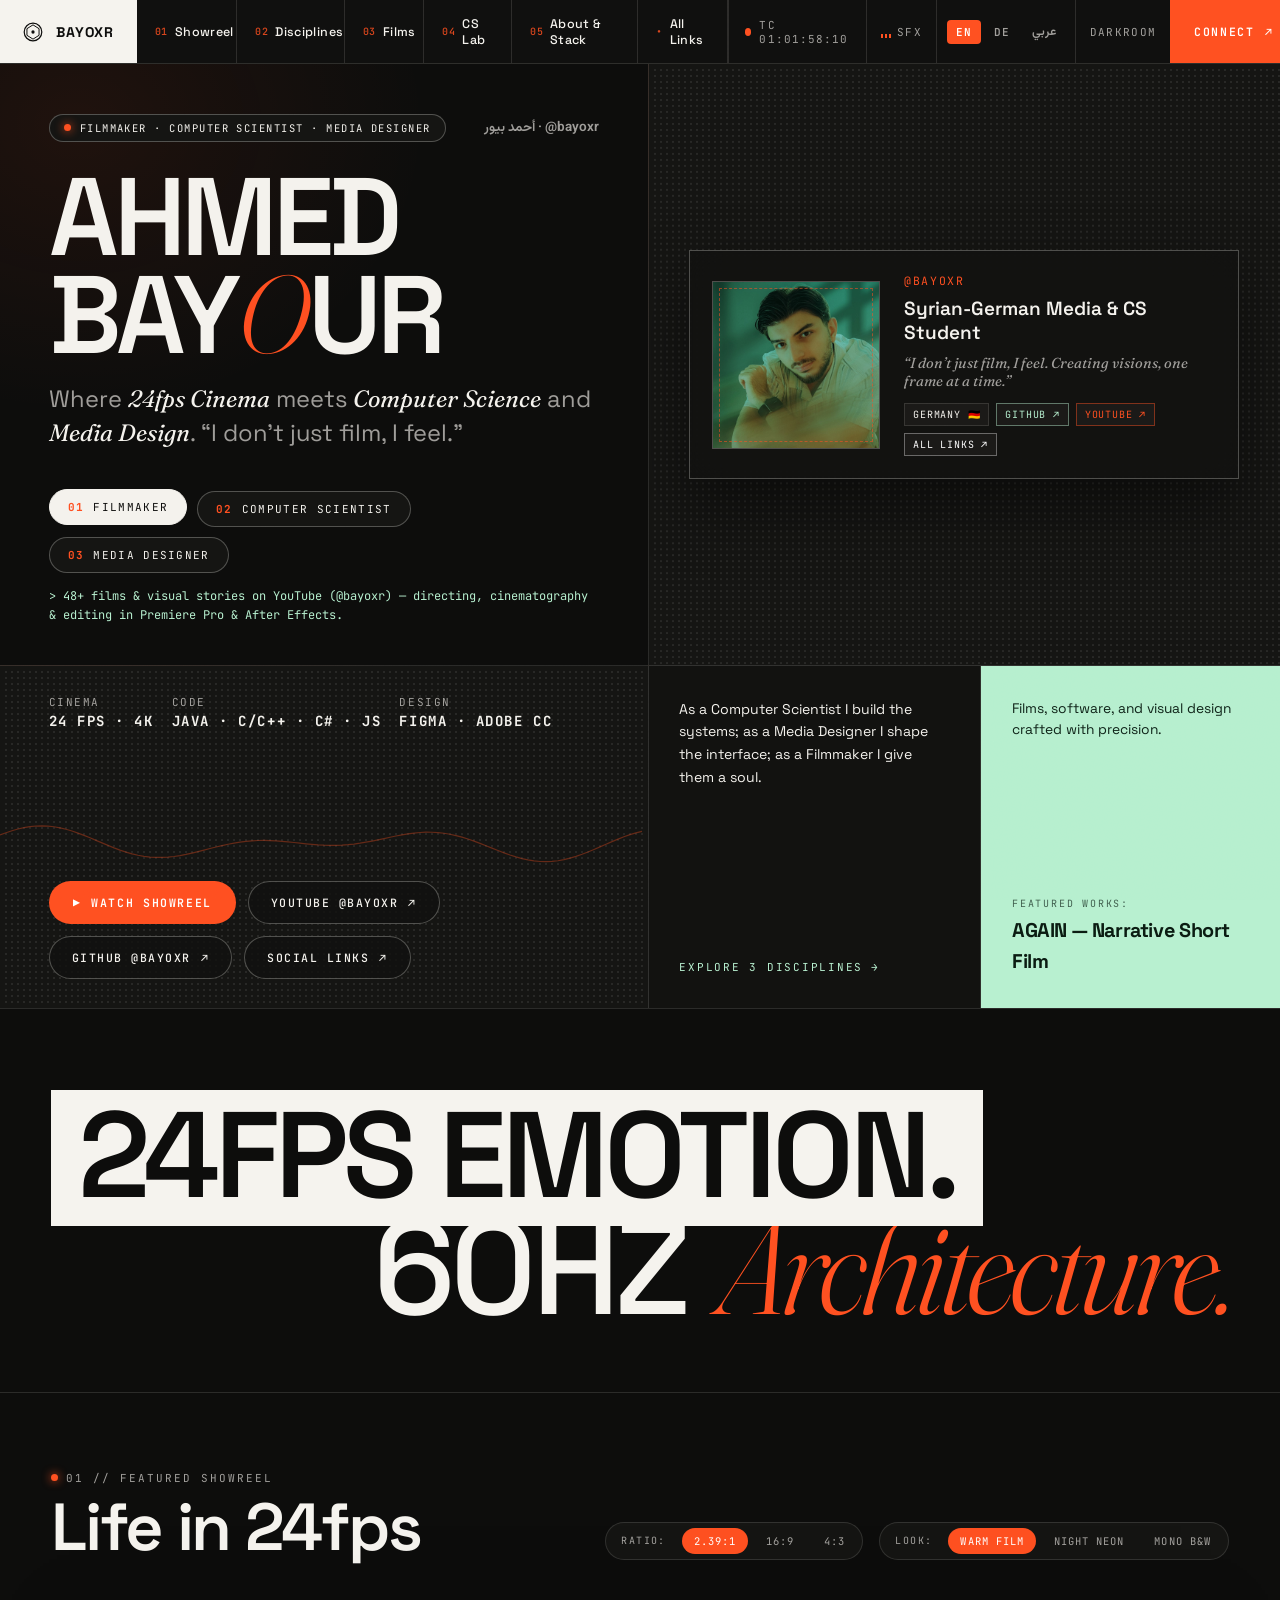
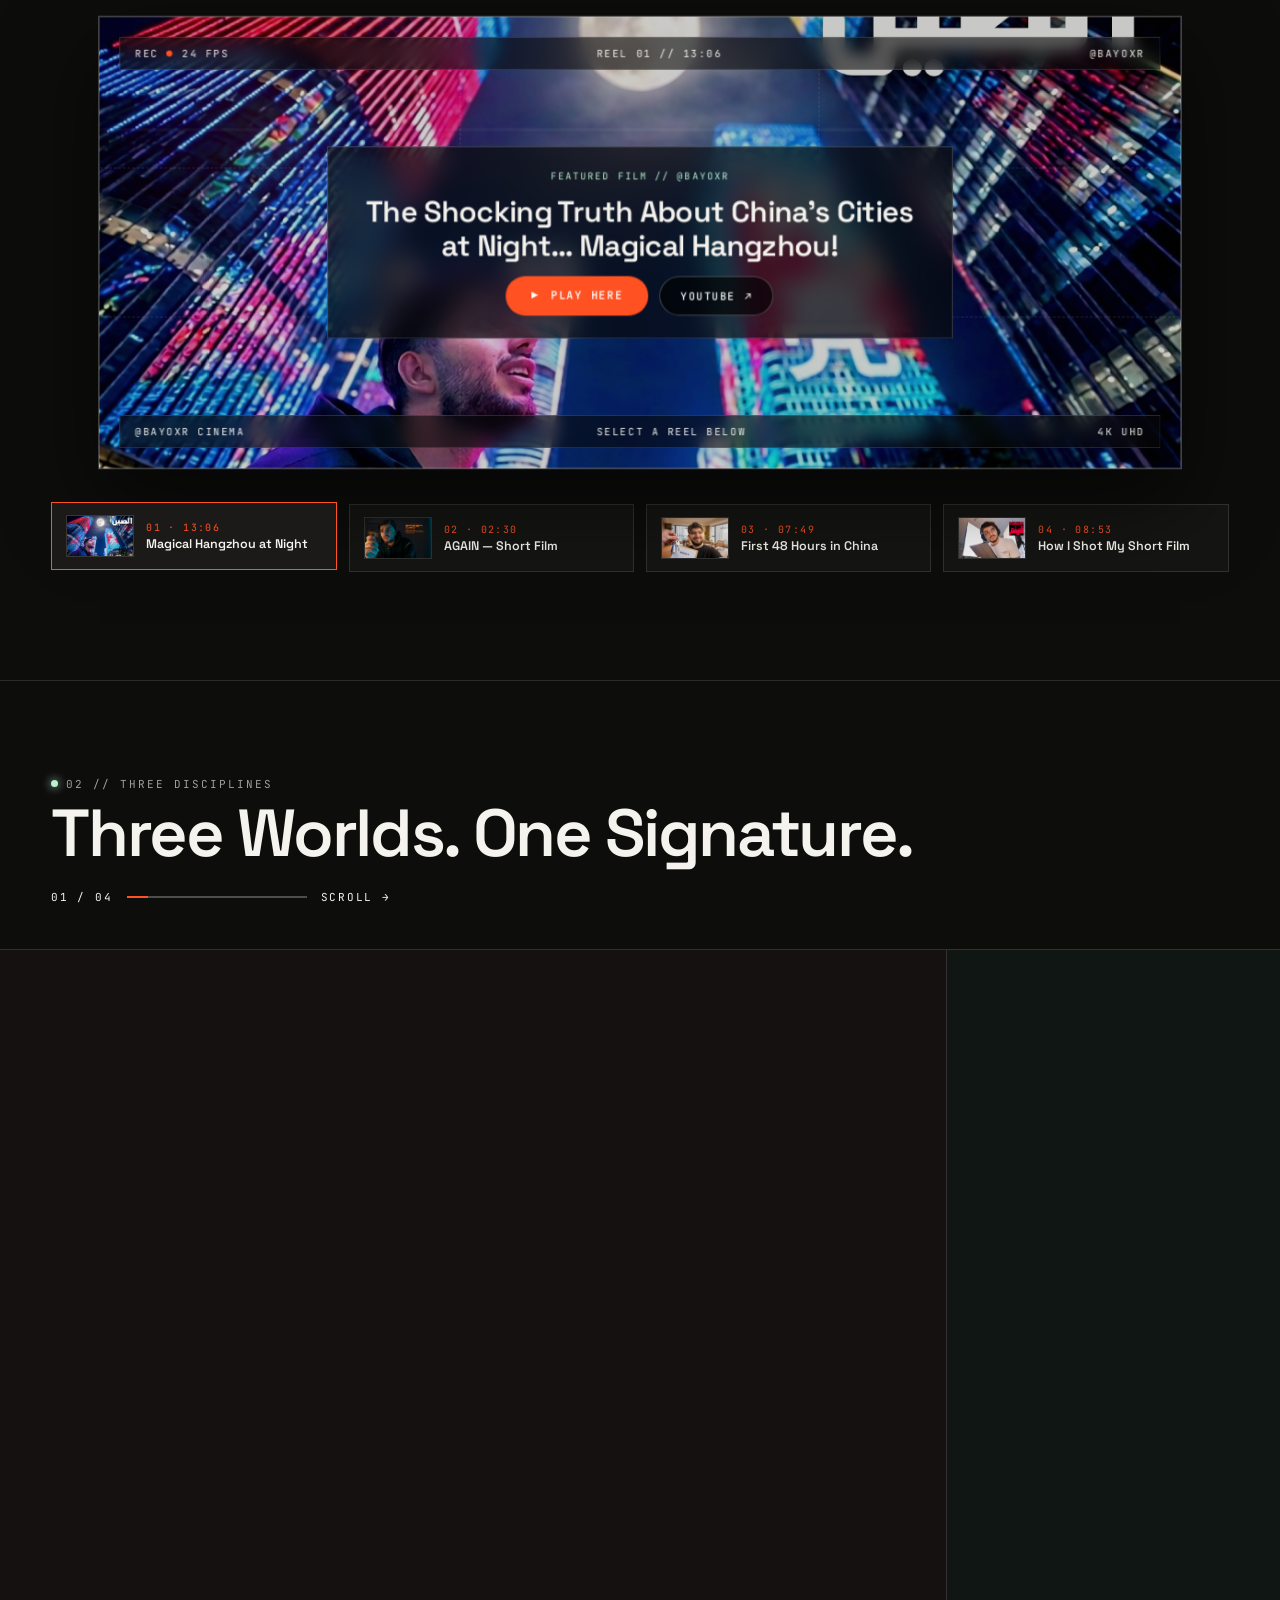
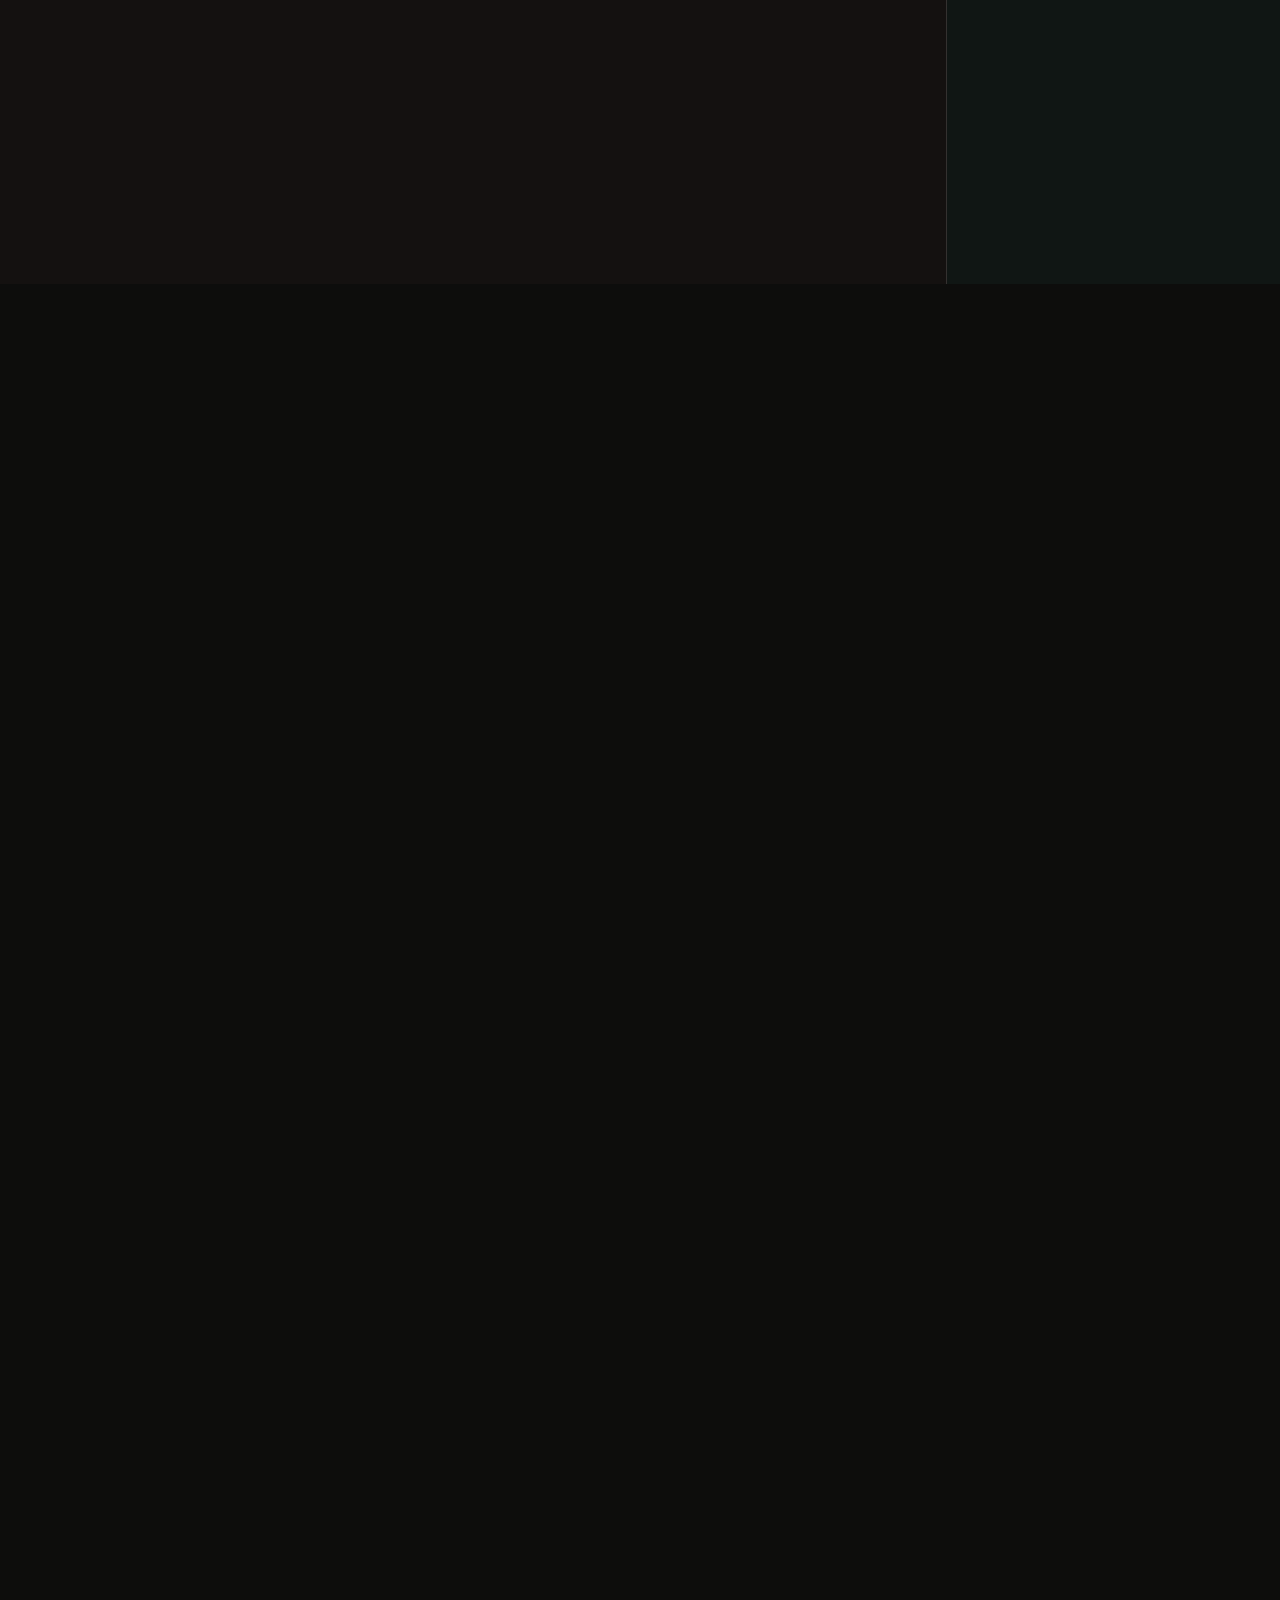
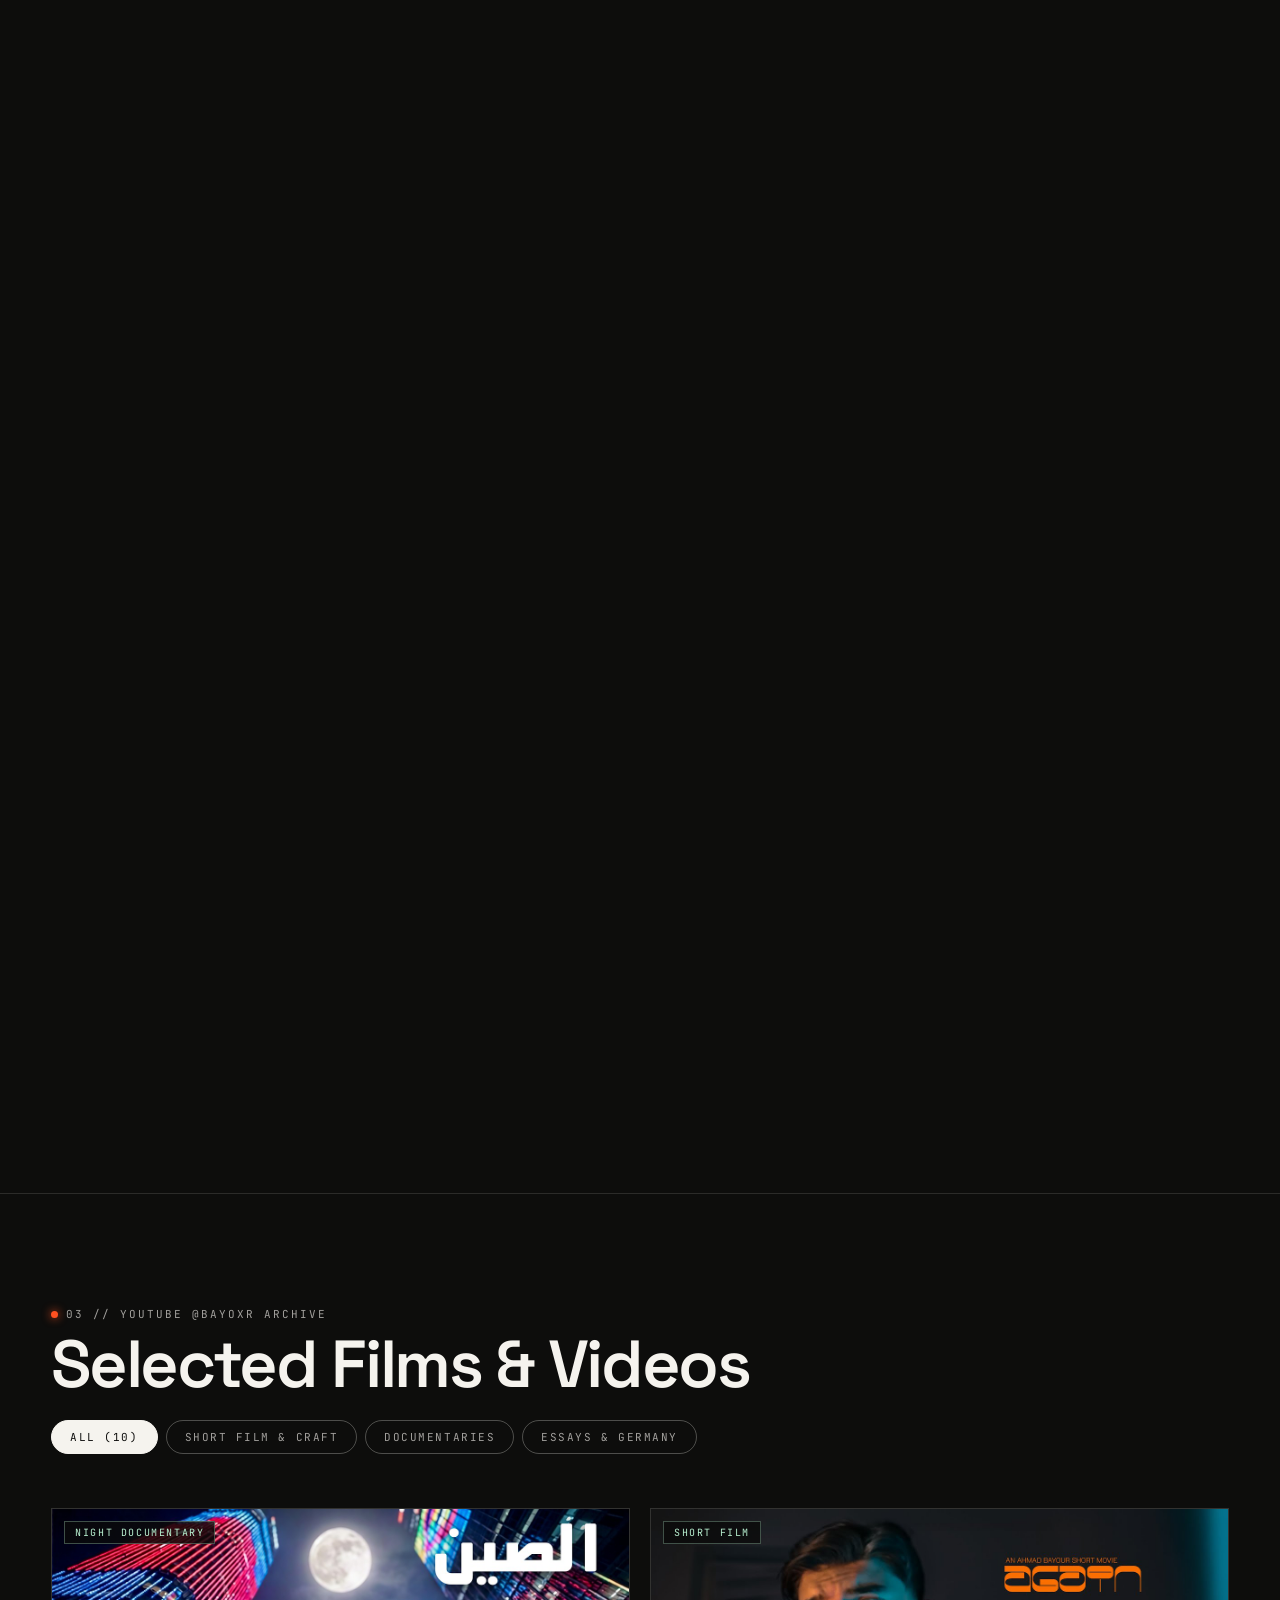
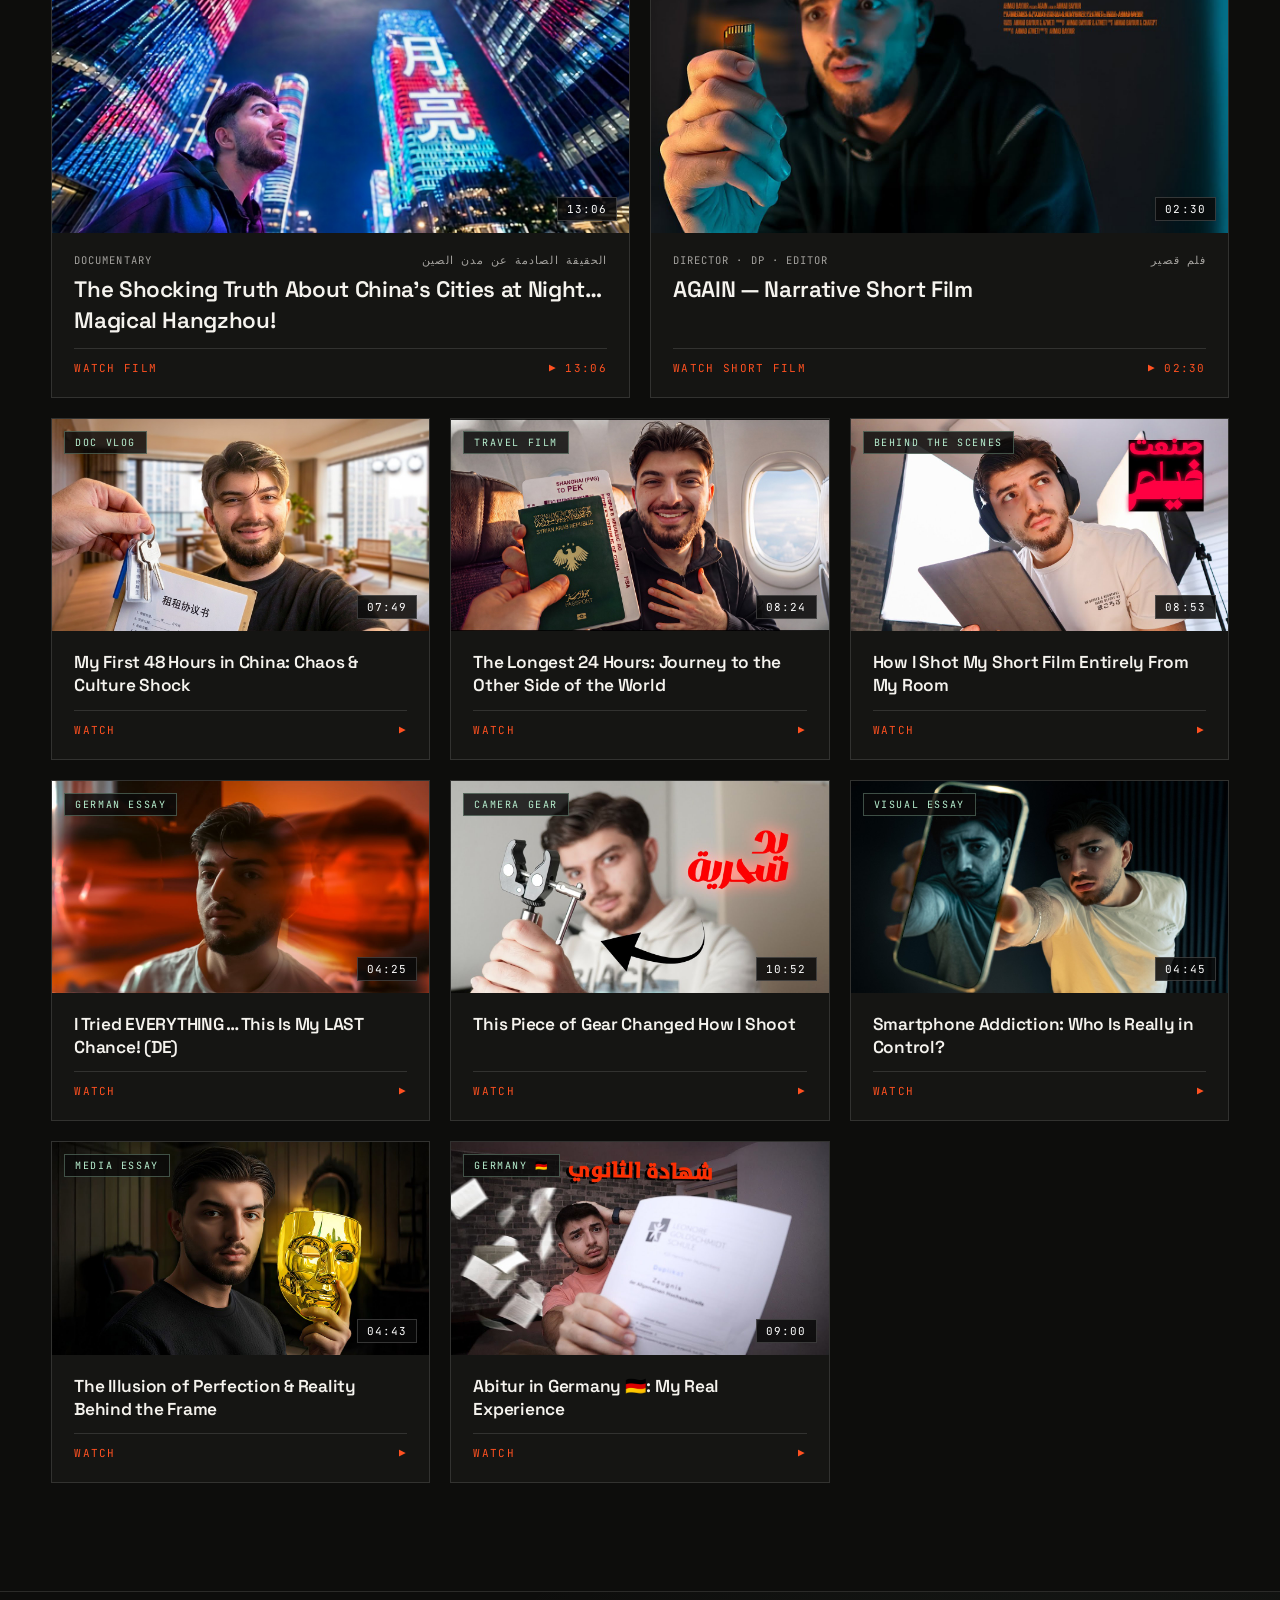
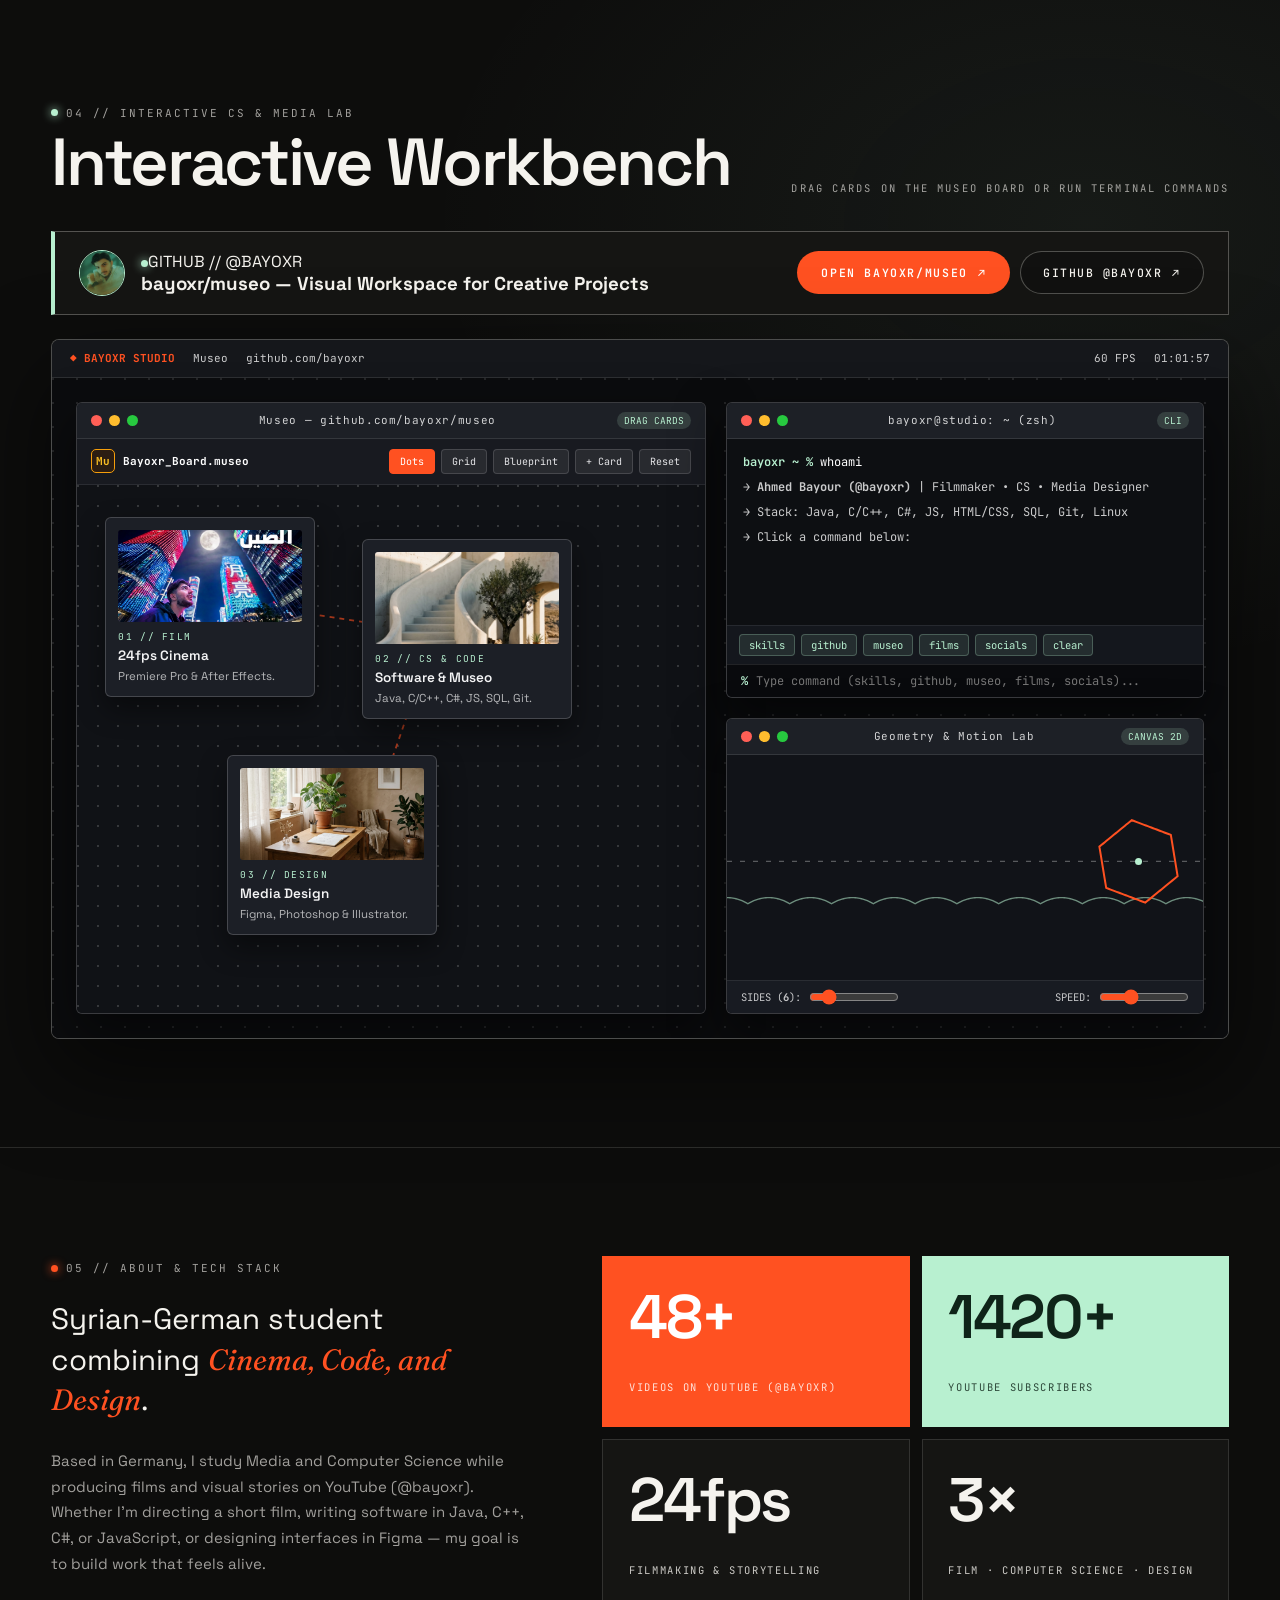
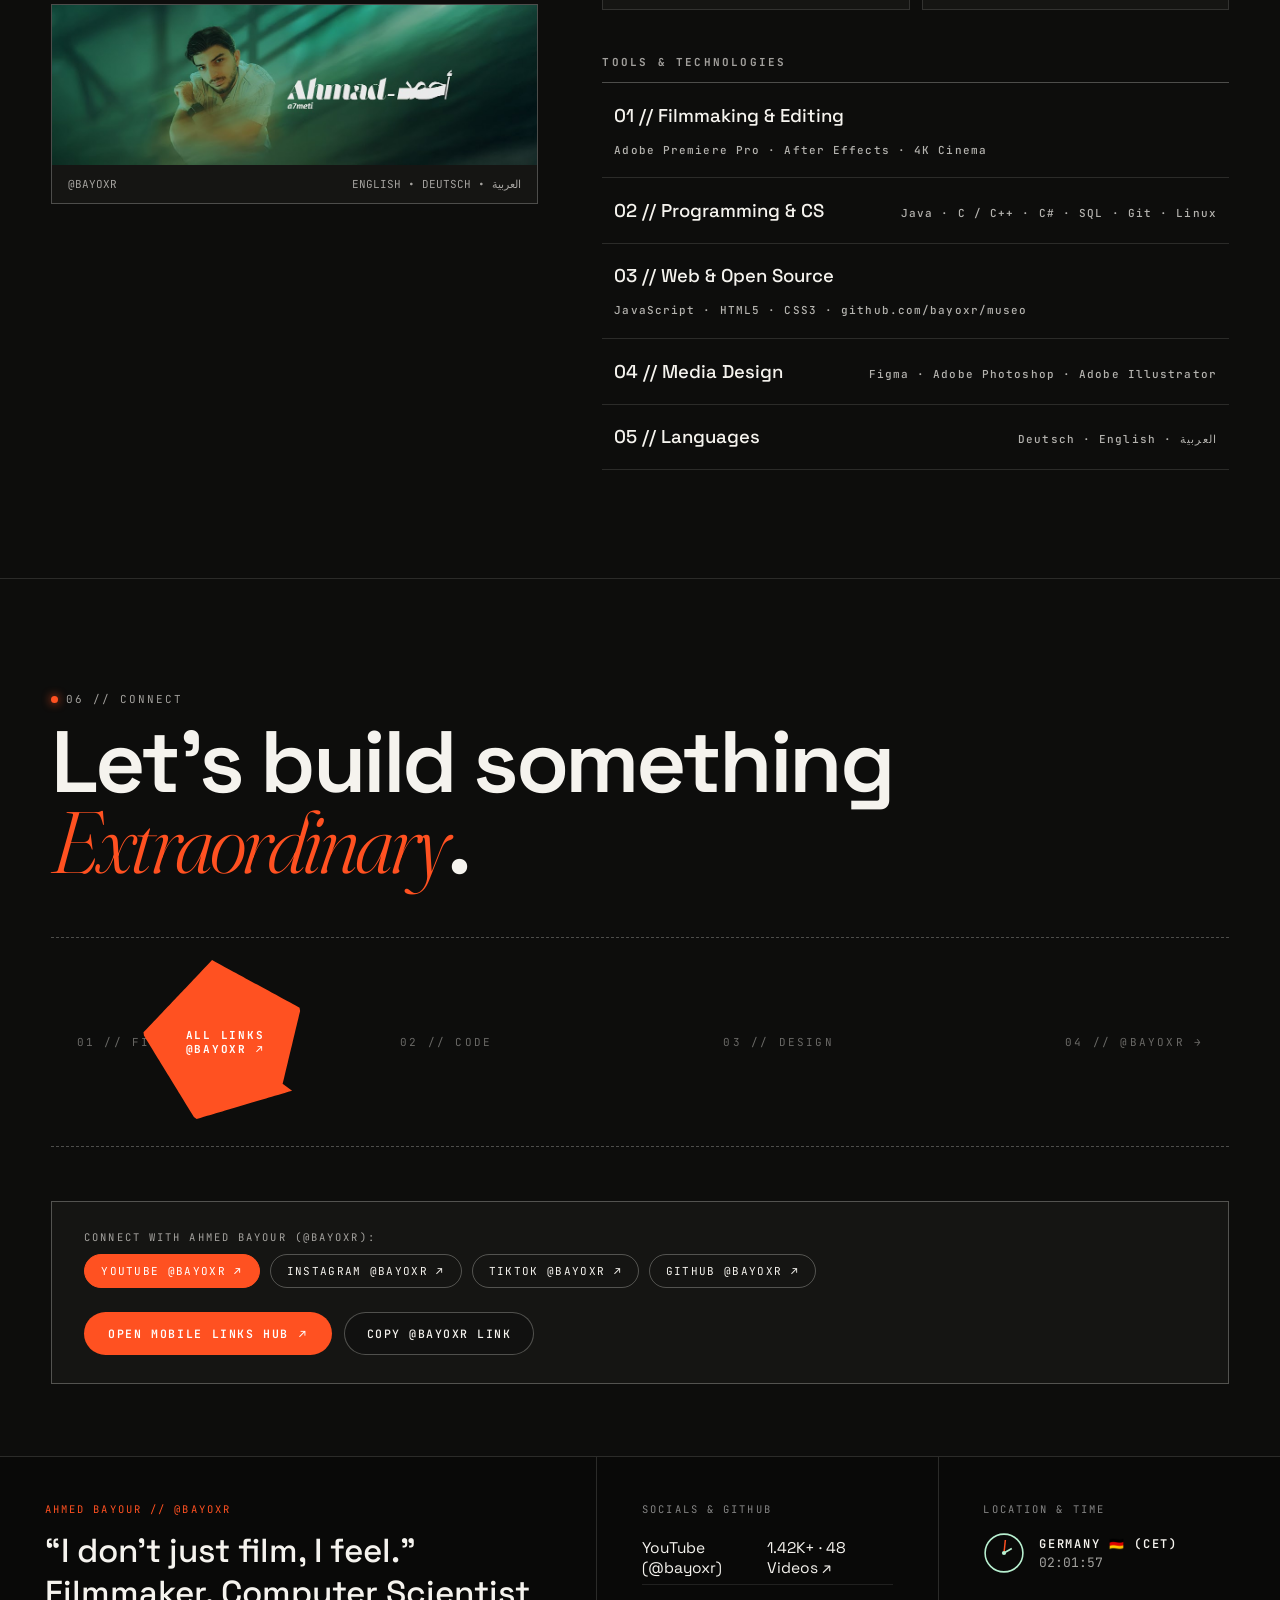
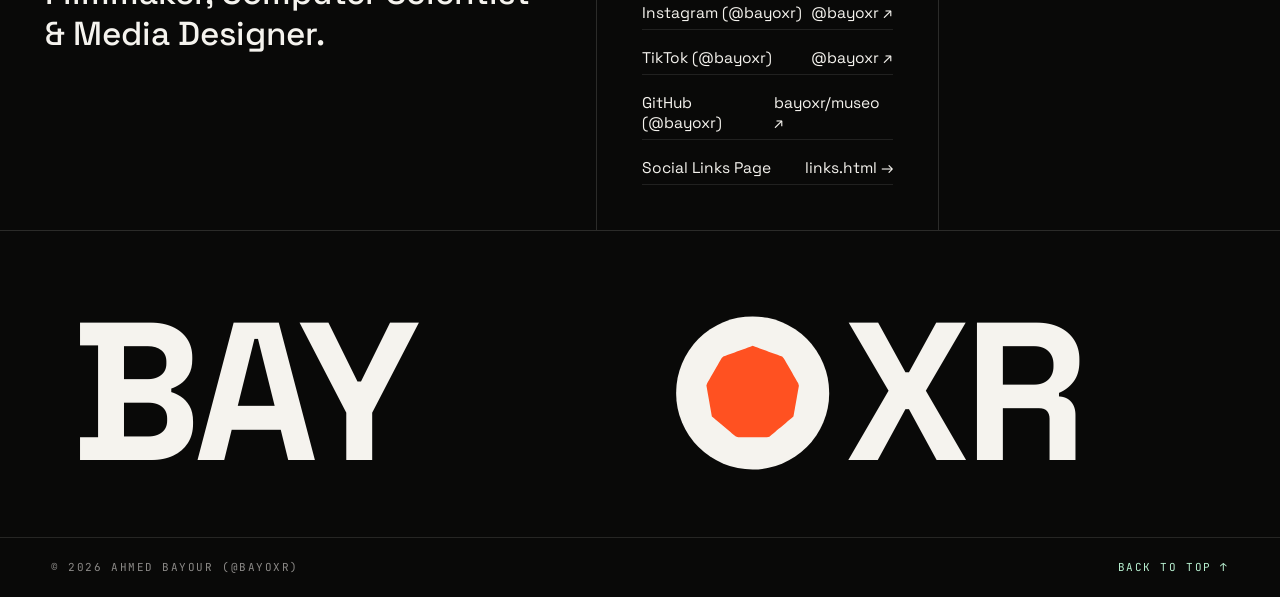
<file: index.html>
<!DOCTYPE html>
<html lang="en">
<head>
  <meta charset="UTF-8" />
  <meta name="viewport" content="width=device-width, initial-scale=1.0" />
  <title>Ahmed Bayour (@bayoxr) — Filmmaker · Computer Scientist · Media Designer</title>
  <meta name="description" content="Ahmed Bayour (@bayoxr) — Syrian-German Filmmaker, Computer Scientist & Media Designer based in Germany." />
  <link rel="preconnect" href="https://fonts.googleapis.com" />
  <link rel="preconnect" href="https://fonts.gstatic.com" crossorigin />
  <link href="https://fonts.googleapis.com/css2?family=Fraunces:ital,opsz,wght@0,9..144,300..600;1,9..144,300..500&family=JetBrains+Mono:wght@400;500;600;700&family=Space+Grotesk:wght@300..700&family=Vazirmatn:wght@300..800&display=swap" rel="stylesheet" />
  <link rel="stylesheet" href="css/style.css" />
</head>
<body data-theme="dark" data-lang="en" class="is-loading">

  <!-- Film Grain Overlay -->
  <div class="grain" aria-hidden="true"></div>

  <!-- Rotating SVG Pointer Follower -->
  <div class="cursor-follower" id="cursorFollower" aria-hidden="true">
    <div class="cursor-follower-bg"></div>
    <svg class="cursor-ring-svg" viewBox="0 0 200 200">
      <defs>
        <path id="cursorCirclePath" d="M100,100 m-76,0 a76,76 0 1,1 152,0 a76,76 0 1,1 -152,0" />
      </defs>
      <text>
        <textPath href="#cursorCirclePath" id="cursorRingText">WATCH FILM · 24FPS CINEMA · PLAY REEL · </textPath>
      </text>
    </svg>
    <span class="cursor-center-icon" id="cursorCenterIcon">&#9654;</span>
  </div>

  <!-- ========================================================================
       BAND 0: 35MM FILM LEADER PRELOADER
       ======================================================================== -->
  <div class="loader" id="loader" aria-label="Loading studio">
    <div class="loader-shutter loader-shutter-top"></div>
    <div class="loader-shutter loader-shutter-bottom"></div>
    <div class="loader-inner">
      <div class="loader-top-row">
        <span>BAYOXR // STUDIO</span>
        <span>24FPS // 60HZ</span>
        <button class="loader-skip" id="loaderSkip" type="button" data-en="SKIP [ESC] &rarr;" data-de="ÜBERSPRINGEN [ESC] &rarr;" data-ar="تخطي [ESC] &larr;">SKIP [ESC] &rarr;</button>
      </div>

      <div class="loader-center">
        <svg class="loader-aperture" viewBox="0 0 100 100" aria-hidden="true">
          <circle cx="50" cy="50" r="44" fill="none" stroke="currentColor" stroke-width="1.8" stroke-dasharray="6 4" />
          <circle cx="50" cy="50" r="32" fill="none" stroke="currentColor" stroke-width="1.5" />
          <polygon points="50,16 80,34 80,66 50,84 20,66 20,34" fill="none" stroke="currentColor" stroke-width="1.5" />
          <line x1="50" y1="6" x2="50" y2="94" stroke="currentColor" stroke-width="0.8" opacity="0.45" />
          <line x1="6" y1="50" x2="94" y2="50" stroke="currentColor" stroke-width="0.8" opacity="0.45" />
          <circle cx="50" cy="50" r="5" fill="currentColor" />
        </svg>
        <div class="loader-wordmark">AHMED BAYOUR</div>
        <div class="loader-roles">
          <span>[01] FILMMAKER</span>
          <span>&bull;</span>
          <span>[02] COMPUTER SCIENTIST</span>
          <span>&bull;</span>
          <span>[03] MEDIA DESIGNER</span>
        </div>
        <div class="loader-cutline">
          <div class="loader-progress-fill" id="loaderFill"></div>
        </div>
        <div class="loader-counter" id="loaderCounter">TC 00:00:00:00</div>
      </div>

      <div class="loader-bottom-row">
        <span>I DON&rsquo;T JUST FILM, I FEEL.</span>
        <span>GERMANY &bull; @BAYOXR</span>
      </div>
    </div>
  </div>

  <!-- ========================================================================
       FIXED SWISS GRID TOPBAR
       ======================================================================== -->
  <header class="topbar" id="topbar">
    <a class="brand-block" href="#top" aria-label="Ahmed Bayour Home">
      <svg class="brand-aperture" viewBox="0 0 40 40" aria-hidden="true">
        <circle cx="20" cy="20" r="16" fill="none" stroke="currentColor" stroke-width="2.2" />
        <polygon points="20,7 31,14 31,26 20,33 9,26 9,14" fill="none" stroke="currentColor" stroke-width="1.8" />
        <circle cx="20" cy="20" r="3" fill="currentColor" />
      </svg>
      <span>BAYOXR</span>
    </a>

    <nav class="topnav" aria-label="Primary Navigation">
      <a href="#showreel"><span class="nav-idx">01</span><span data-en="Showreel" data-de="Showreel" data-ar="العرض السينمائي">Showreel</span></a>
      <a href="#disciplines"><span class="nav-idx">02</span><span data-en="Disciplines" data-de="Disziplinen" data-ar="التخصصات">Disciplines</span></a>
      <a href="#films"><span class="nav-idx">03</span><span data-en="Films" data-de="Filme" data-ar="الأفلام">Films</span></a>
      <a href="#lab"><span class="nav-idx">04</span><span data-en="CS Lab" data-de="CS Lab" data-ar="مختبر البرمجة">CS Lab</span></a>
      <a href="#story"><span class="nav-idx">05</span><span data-en="About &amp; Stack" data-de="Über &amp; Stack" data-ar="عني والتقنيات">About &amp; Stack</span></a>
      <a href="links.html"><span class="nav-idx">&bull;</span><span data-en="All Links" data-de="Alle Links" data-ar="جميع الروابط">All Links</span></a>
    </nav>

    <div class="topbar-right">
      <div class="timecode-pill" aria-label="Live SMPTE Timecode">
        <span class="rec-dot"></span>
        <span id="liveTimecode">TC 01:24:00:00</span>
      </div>

      <button class="ctrl-btn" id="audioToggle" type="button" aria-label="Toggle UI Sound Synth" title="UI Sound">
        <span class="audio-bars" aria-hidden="true"><span></span><span></span><span></span></span>
        <span id="audioLabel">SFX</span>
      </button>

      <div class="lang-switcher" id="langSwitcher" role="group" aria-label="Switch Language EN / DE / AR">
        <button class="lang-pill is-active" type="button" data-set-lang="en">EN</button>
        <button class="lang-pill" type="button" data-set-lang="de">DE</button>
        <button class="lang-pill" type="button" data-set-lang="ar">&#1593;&#1585;&#1576;&#1610;</button>
      </div>

      <button class="ctrl-btn" id="themeToggle" type="button" aria-label="Toggle Theme">
        <span id="themeLabel" data-en="DARKROOM" data-de="DARKROOM" data-ar="الوضع الداكن">DARKROOM</span>
      </button>

      <a class="contact-cell" href="#contact">
        <span data-en="Connect" data-de="Kontakt" data-ar="تواصل">Connect</span>
        <span class="arr">&#8599;</span>
      </a>
    </div>
  </header>

  <main id="top">
    <!-- ======================================================================
         BAND 1: ASYMMETRIC SWISS HERO BENTO GRID
         ====================================================================== -->
    <section class="hero-grid" aria-label="Hero">
      <!-- Cell 1: Main Identity & Interactive Tri-Role Switcher -->
      <div class="cell cell-brand">
        <div class="hero-status-row">
          <div class="status-badge">
            <span class="kicker-dot"></span>
            <span data-en="FILMMAKER &middot; COMPUTER SCIENTIST &middot; MEDIA DESIGNER" data-de="FILMMAKER &middot; INFORMATIKER &middot; MEDIENDESIGNER" data-ar="صانع أفلام &middot; عالم حاسوب &middot; مصمم إعلامي">FILMMAKER &middot; COMPUTER SCIENTIST &middot; MEDIA DESIGNER</span>
          </div>
          <span class="arabic-tag" aria-label="Ahmed Bayour in Arabic">&#1571;&#1581;&#1605;&#1583; &#1576;&#1610;&#1608;&#1585; &middot; @bayoxr</span>
        </div>

        <div class="hero-headline-wrap">
          <h1 class="giant-name">
            AHMED<br />
            BAY<span class="serif-accent">O</span>UR
          </h1>
          <p class="hero-tagline" data-en="Where <em>24fps Cinema</em> meets <em>Computer Science</em> and <em>Media Design</em>. &ldquo;I don&rsquo;t just film, I feel.&rdquo;" data-de="Wo <em>24fps Kino</em> auf <em>Informatik</em> und <em>Mediendesign</em> trifft. &bdquo;I don&rsquo;t just film, I feel.&ldquo;" data-ar="حيث تلتقي <em>سينما 24 إطاراً</em> مع <em>علوم الحاسوب</em> و<em>التصميم الإعلامي</em>. &laquo;أنا لا أصوّر فقط، بل أشعر.&raquo;">
            Where <em>24fps Cinema</em> meets <em>Computer Science</em> and <em>Media Design</em>. &ldquo;I don&rsquo;t just film, I feel.&rdquo;
          </p>
        </div>

        <div>
          <div class="role-switcher" role="tablist">
            <button class="role-pill is-active" type="button" data-role="film">
              <span class="rp-num">01</span>
              <span data-en="Filmmaker" data-de="Filmmaker" data-ar="صانع أفلام">Filmmaker</span>
            </button>
            <button class="role-pill" type="button" data-role="cs">
              <span class="rp-num">02</span>
              <span data-en="Computer Scientist" data-de="Informatiker" data-ar="عالم حاسوب">Computer Scientist</span>
            </button>
            <button class="role-pill" type="button" data-role="design">
              <span class="rp-num">03</span>
              <span data-en="Media Designer" data-de="Mediendesigner" data-ar="مصمم إعلامي">Media Designer</span>
            </button>
          </div>
          <p class="role-dynamic-desc" id="roleDynamicDesc">
            &gt; 48+ films &amp; visual stories on YouTube (@bayoxr) — directing, cinematography &amp; editing.
          </p>
        </div>
      </div>

      <!-- Cell 2: Interactive Halftone Canvas + Portrait Dossier -->
      <div class="cell cell-grain grain-tr" data-dither-cell>
        <article class="portrait-dossier" id="portraitCard">
          <div class="portrait-frame">
            <img src="assets/thumbs/avatar.jpg" alt="Ahmed Bayour (@bayoxr) Portrait" width="320" height="320" />
            <div class="portrait-corner"></div>
          </div>
          <div class="dossier-meta">
            <span class="dossier-handle">@BAYOXR</span>
            <h2 class="dossier-title" data-en="Syrian-German Media &amp; CS Student" data-de="Syrisch-Deutscher Medien- &amp; Informatikstudent" data-ar="طالب إعلام وعلوم حاسوب سوري-ألماني">Syrian-German Media &amp; CS Student</h2>
            <p class="dossier-quote" data-en="&ldquo;I don&rsquo;t just film, I feel. Creating visions, one frame at a time.&rdquo;" data-de="&bdquo;I don&rsquo;t just film, I feel. Creating visions, one frame at a time.&ldquo;" data-ar="&laquo;أنا لا أصوّر فقط، بل أشعر. أصنع الرؤى إطاراً تلو الآخر.&raquo;">&ldquo;I don&rsquo;t just film, I feel. Creating visions, one frame at a time.&rdquo;</p>
            <div class="dossier-coords">
              <span class="coord-chip" data-en="GERMANY &#127465;&#127466;" data-de="DEUTSCHLAND &#127465;&#127466;" data-ar="ألمانيا &#127465;&#127466;">GERMANY &#127465;&#127466;</span>
              <a class="coord-chip" href="https://github.com/bayoxr" target="_blank" rel="noopener" style="border-color:rgba(184,240,208,0.45);color:var(--mint);">GITHUB &#8599;</a>
              <a class="coord-chip" href="https://www.youtube.com/@bayoxr" target="_blank" rel="noopener" style="border-color:rgba(255,81,33,0.45);color:var(--vermilion);">YOUTUBE &#8599;</a>
              <a class="coord-chip" href="links.html" style="border-color:rgba(255,255,255,0.35);color:#fff;" data-en="ALL LINKS &#8599;" data-de="ALLE LINKS &#8599;" data-ar="جميع الروابط &#8599;">ALL LINKS &#8599;</a>
            </div>
          </div>
        </article>
      </div>

      <!-- Cell 3: Bottom-Left Primary CTAs -->
      <div class="cell cell-grain grain-bl" data-dither-cell>
        <div class="optical-hud">
          <div class="optical-specs">
            <div><span data-en="CINEMA" data-de="KINO" data-ar="السينما">CINEMA</span><strong>24 FPS &middot; 4K</strong></div>
            <div><span data-en="CODE" data-de="CODE" data-ar="البرمجة">CODE</span><strong>JAVA &middot; C/C++ &middot; C# &middot; JS</strong></div>
            <div><span data-en="DESIGN" data-de="DESIGN" data-ar="التصميم">DESIGN</span><strong>FIGMA &middot; ADOBE CC</strong></div>
          </div>
        </div>
        <div class="optical-bottom">
          <div class="hero-cta-group">
            <a class="btn-primary" href="#showreel">
              <span>&#9654;</span>
              <span data-en="Watch Showreel" data-de="Showreel ansehen" data-ar="مشاهدة العرض">Watch Showreel</span>
            </a>
            <a class="btn-ghost" href="https://www.youtube.com/@bayoxr" target="_blank" rel="noopener">
              <span>YouTube @bayoxr</span>
              <span>&#8599;</span>
            </a>
            <a class="btn-ghost" href="https://github.com/bayoxr" target="_blank" rel="noopener">
              <span>GitHub @bayoxr</span>
              <span>&#8599;</span>
            </a>
            <a class="btn-ghost" href="links.html">
              <span data-en="Social Links" data-de="Social Links" data-ar="روابط التواصل">Social Links</span>
              <span>&#8599;</span>
            </a>
          </div>
        </div>
      </div>

      <!-- Cell 4: Short Manifesto Claim -->
      <div class="cell cell-claim">
        <p data-en="As a Computer Scientist I build the systems; as a Media Designer I shape the interface; as a Filmmaker I give them a soul." data-de="Als Informatiker baue ich die Systeme; als Mediendesigner forme ich die Oberfläche; als Filmmaker gebe ich ihnen eine Seele." data-ar="كمهندس حاسوب أبني الأنظمة؛ وكمصمم إعلامي أشكل الواجهة؛ وكصانع أفلام أمنحها روحاً.">
          As a Computer Scientist I build the systems; as a Media Designer I shape the interface; as a Filmmaker I give them a soul.
        </p>
        <a class="claim-cta" href="#disciplines">
          <span data-en="Explore 3 Disciplines" data-de="3 Disziplinen entdecken" data-ar="اكتشف التخصصات الثلاثة">Explore 3 Disciplines</span>
          <span class="arr">&rarr;</span>
        </a>
      </div>

      <!-- Cell 5: Mint Live Ticker Cell -->
      <div class="cell cell-mint">
        <p data-en="Films, software, and visual design crafted with precision." data-de="Filme, Software und Mediendesign mit Präzision gestaltet." data-ar="أفلام، برمجيات وتصميم بصري بدقة عالية.">
          Films, software, and visual design crafted with precision.
        </p>
        <div>
          <p class="news-label" data-en="Featured Works:" data-de="Aktuelle Werke:" data-ar="أبرز الأعمال:">Featured Works:</p>
          <p class="ticker-value" id="heroTicker">Magical Hangzhou at Night (4K)</p>
        </div>
      </div>
    </section>

    <!-- ======================================================================
         KINETIC TYPOGRAPHY TRANSITION STRIP
         ====================================================================== -->
    <section class="kinetic-strip" aria-hidden="true">
      <h2 class="strip-word-1" data-slide data-en="24FPS EMOTION." data-de="24FPS EMOTION." data-ar="شعور بـ 24 إطاراً.">24FPS EMOTION.</h2>
      <div class="strip-word-2-wrap">
        <span class="strip-word-2" data-slide>60HZ <em>Architecture.</em></span>
      </div>
    </section>

    <!-- ======================================================================
         BAND 1B: ANAMORPHIC 2.39:1 SHOWREEL VIEWFINDER STAGE
         ====================================================================== -->
    <section class="showreel-section" id="showreel">
      <div class="showreel-header">
        <div>
          <span class="kicker-tag"><span class="kicker-dot"></span><span data-en="01 // FEATURED SHOWREEL" data-de="01 // FEATURED SHOWREEL" data-ar="01 // العرض السينمائي">01 // FEATURED SHOWREEL</span></span>
          <h2 class="section-Display" style="margin-top: 10px;" data-en="Life in 24fps" data-de="Life in 24fps" data-ar="الحياة بـ 24 إطاراً">Life in 24fps</h2>
        </div>

        <div class="viewfinder-controls">
          <div class="vf-group" role="group" aria-label="Aspect Ratio Gate">
            <span class="vf-group-label" data-en="RATIO:" data-de="FORMAT:" data-ar="الأبعاد:">RATIO:</span>
            <button class="vf-chip is-active" type="button" data-aspect-btn="2.39:1">2.39:1</button>
            <button class="vf-chip" type="button" data-aspect-btn="16:9">16:9</button>
            <button class="vf-chip" type="button" data-aspect-btn="4:3">4:3</button>
          </div>
          <div class="vf-group" role="group" aria-label="Color Grade">
            <span class="vf-group-label" data-en="LOOK:" data-de="LOOK:" data-ar="اللون:">LOOK:</span>
            <button class="vf-chip is-active" type="button" data-lut-btn="kodak">WARM FILM</button>
            <button class="vf-chip" type="button" data-lut-btn="hangzhou">NIGHT NEON</button>
            <button class="vf-chip" type="button" data-lut-btn="noir">MONO B&amp;W</button>
          </div>
        </div>
      </div>

      <div class="viewfinder-stage-wrap">
        <div class="viewfinder-gate" id="viewfinderGate" data-aspect="2.39:1" data-lut="kodak" data-cursor-ring="WATCH REEL · 24FPS ·">
          <div class="viewfinder-media">
            <img class="viewfinder-backdrop" id="vfBackdrop" src="assets/thumbs/NxxHqwq5Yxw.jpg" alt="Magical Hangzhou at Night" />
            <canvas class="viewfinder-shader-canvas" id="vfShaderCanvas"></canvas>
          </div>

          <!-- Inline YouTube Embed Container (activated on Play) -->
          <div class="viewfinder-embed-container" id="vfEmbedContainer">
            <button class="close-inline-video" id="vfCloseInline" type="button">&times; <span data-en="Close Player" data-de="Player schließen" data-ar="إغلاق المشغل">Close Player</span></button>
            <div id="vfIframeMount" style="width:100%;height:100%;"></div>
          </div>

          <div class="vf-guides" aria-hidden="true">
            <div class="vf-center-cross"></div>
          </div>

          <div class="vf-hud">
            <div class="vf-top-bar">
              <span>REC <strong style="color:var(--vermilion);">&#9679;</strong> 24 FPS</span>
              <span id="vfActiveMeta">REEL 01 // 13:06</span>
              <span>@BAYOXR</span>
            </div>

            <div class="vf-center-cta">
              <span class="caps" style="color: var(--mint);" id="vfActiveKicker" data-en="FEATURED FILM // @BAYOXR" data-de="FEATURED FILM // @BAYOXR" data-ar="فلم مختار // @BAYOXR">FEATURED FILM // @BAYOXR</span>
              <h3 class="vf-Active-title" id="vfActiveTitle" data-en="The Shocking Truth About China&rsquo;s Cities at Night&hellip; Magical Hangzhou!" data-de="Die Wahrheit über Chinas Städte bei Nacht&hellip; Magisches Hangzhou!" data-ar="الحقيقة الصادمة عن مدن الصين في الليل… هانجو الخيالية!">The Shocking Truth About China&rsquo;s Cities at Night&hellip; Magical Hangzhou!</h3>
              <div style="display:flex;gap:12px;flex-wrap:wrap;justify-content:center;">
                <button class="vf-play-btn" id="vfPlayInlineBtn" type="button" data-vid="NxxHqwq5Yxw">
                  <span>&#9654;</span>
                  <span data-en="Play Here" data-de="Hier abspielen" data-ar="تشغيل الآن">Play Here</span>
                </button>
                <a class="btn-ghost" id="vfYoutubeLink" href="https://www.youtube.com/watch?v=NxxHqwq5Yxw" target="_blank" rel="noopener" style="background:rgba(0,0,0,0.65);color:#fff;">
                  <span data-en="YouTube" data-de="YouTube" data-ar="يوتيوب">YouTube</span>
                  <span>&#8599;</span>
                </a>
              </div>
            </div>

            <div class="vf-bottom-bar">
              <span>@BAYOXR CINEMA</span>
              <span data-en="SELECT A REEL BELOW" data-de="WÄHLE UNTEN EINEN FILM" data-ar="اختر فلماً بالأسفل">SELECT A REEL BELOW</span>
              <span>4K UHD</span>
            </div>
          </div>
        </div>
      </div>

      <!-- 4-Reel Selector Strip -->
      <div class="reel-selector-strip">
        <button class="reel-tab is-active" type="button"
          data-vid="NxxHqwq5Yxw"
          data-thumb="assets/thumbs/NxxHqwq5Yxw.jpg"
          data-kicker="01 // DOCUMENTARY · 13:06"
          data-title="The Shocking Truth About China's Cities at Night… Magical Hangzhou!"
          data-title-de="Die Wahrheit über Chinas Städte bei Nacht… Magisches Hangzhou!"
          data-title-ar="الحقيقة الصادمة عن مدن الصين في الليل… هانجو الخيالية!"
          data-meta="REEL 01 // 13:06">
          <img src="assets/thumbs/NxxHqwq5Yxw.jpg" alt="Hangzhou Night" />
          <div class="reel-tab-info">
            <div class="reel-tab-idx">01 &middot; 13:06</div>
            <div class="reel-tab-title" data-en="Magical Hangzhou at Night" data-de="Magisches Hangzhou bei Nacht" data-ar="هانجو الخيالية في الليل">Magical Hangzhou at Night</div>
          </div>
        </button>

        <button class="reel-tab" type="button"
          data-vid="kqXdaYvlxCs"
          data-thumb="assets/thumbs/kqXdaYvlxCs.jpg"
          data-kicker="02 // SHORT FILM · 02:30"
          data-title="AGAIN — Narrative Short Film"
          data-title-de="AGAIN — Narrativer Kurzfilm"
          data-title-ar="AGAIN — فلم قصير"
          data-meta="REEL 02 // 02:30">
          <img src="assets/thumbs/kqXdaYvlxCs.jpg" alt="AGAIN Short Film" />
          <div class="reel-tab-info">
            <div class="reel-tab-idx">02 &middot; 02:30</div>
            <div class="reel-tab-title" data-en="AGAIN &mdash; Short Film" data-de="AGAIN &mdash; Kurzfilm" data-ar="AGAIN &mdash; فلم قصير">AGAIN &mdash; Short Film</div>
          </div>
        </button>

        <button class="reel-tab" type="button"
          data-vid="GFMrYnryZNs"
          data-thumb="assets/thumbs/GFMrYnryZNs.jpg"
          data-kicker="03 // DOCUMENTARY · 07:49"
          data-title="My First 48 Hours in China"
          data-title-de="Meine ersten 48 Stunden in China"
          data-title-ar="أول 48 ساعة في الصين"
          data-meta="REEL 03 // 07:49">
          <img src="assets/thumbs/GFMrYnryZNs.jpg" alt="First 48 Hours in China" />
          <div class="reel-tab-info">
            <div class="reel-tab-idx">03 &middot; 07:49</div>
            <div class="reel-tab-title" data-en="First 48 Hours in China" data-de="Erste 48 Stunden in China" data-ar="أول 48 ساعة في الصين">First 48 Hours in China</div>
          </div>
        </button>

        <button class="reel-tab" type="button"
          data-vid="OZret3KxcOw"
          data-thumb="assets/thumbs/OZret3KxcOw.jpg"
          data-kicker="04 // BEHIND THE SCENES · 08:53"
          data-title="How I Shot My Short Film From My Room"
          data-title-de="Wie ich meinen Kurzfilm im Zimmer gedreht habe"
          data-title-ar="كيف صورت فلمي القصير من غرفتي؟"
          data-meta="REEL 04 // 08:53">
          <img src="assets/thumbs/OZret3KxcOw.jpg" alt="How I Shot My Short Film" />
          <div class="reel-tab-info">
            <div class="reel-tab-idx">04 &middot; 08:53</div>
            <div class="reel-tab-title" data-en="How I Shot My Short Film" data-de="Kurzfilm im eigenen Zimmer" data-ar="كيف صورت فلمي القصير من غرفتي؟">How I Shot My Short Film</div>
          </div>
        </button>
      </div>
    </section>

    <!-- ======================================================================
         BAND 2: TRI-CORE DISCIPLINES — HORIZONTAL PIN PASSAGE
         ====================================================================== -->
    <section class="disciplines-section" id="disciplines">
      <div class="disc-header">
        <div>
          <span class="kicker-tag"><span class="kicker-dot mint"></span><span data-en="02 // THREE DISCIPLINES" data-de="02 // DREI DISZIPLINEN" data-ar="02 // التخصصات الثلاثة">02 // THREE DISCIPLINES</span></span>
          <h2 class="section-Display" style="margin-top: 10px;" data-slide data-en="Three Worlds. One Signature." data-de="Drei Welten. Eine Handschrift." data-ar="ثلاثة عوالم. بصمة واحدة.">Three Worlds. One Signature.</h2>
        </div>
        <div class="disc-progress-wrap">
          <span id="discStepLabel">01 / 04</span>
          <div class="disc-progress-bar"><div class="disc-progress-fill" id="discProgressFill"></div></div>
          <span data-en="SCROLL &rarr;" data-de="SCROLLEN &rarr;" data-ar="مرّر &larr;">SCROLL &rarr;</span>
        </div>
      </div>

      <div class="hwrap" id="hwrap">
        <div class="htrack" id="htrack">
          <!-- Panel 01: Filmmaker -->
          <article class="dpanel dpanel-1">
            <div class="dpanel-top">
              <span class="dpanel-num">01</span>
              <span class="dpanel-badge" data-en="FILMMAKER &middot; 24 FPS" data-de="FILMMAKER &middot; 24 FPS" data-ar="صانع أفلام &middot; 24 إطاراً">FILMMAKER &middot; 24 FPS</span>
            </div>
            <div class="dpanel-body">
              <div>
                <h3 data-en="Filmmaking &amp; Visual Storytelling" data-de="Filmmaking &amp; Storytelling" data-ar="صناعة الأفلام والسرد البصري">Filmmaking &amp; Visual Storytelling</h3>
                <p class="dpanel-lead" data-en="Short films, documentaries, and visual essays on @bayoxr — from directing and camera work to editing and motion." data-de="Kurzfilme, Dokumentationen und visuelle Essays auf @bayoxr — von Regie und Kamera bis zu Schnitt und Motion." data-ar="أفلام قصيرة، وثائقيات ومقالات بصرية على قناة @bayoxr — من الإخراج والتصوير إلى المونتاج.">
                  Short films, documentaries, and visual essays on @bayoxr — from directing and camera work to editing and motion.
                </p>
                <ul class="dlist">
                  <li><span data-en="Directing &amp; Storytelling" data-de="Regie &amp; Storytelling" data-ar="الإخراج والسرد القصصي">Directing &amp; Storytelling</span><span>SHORT FILM / DOC</span></li>
                  <li><span data-en="Cinematography &amp; Lighting" data-de="Kamera &amp; Lichtsetzung" data-ar="التصوير السينمائي والإضاءة">Cinematography &amp; Lighting</span><span>24 FPS</span></li>
                  <li><span data-en="Editing &amp; Visual Effects" data-de="Schnitt &amp; Visual Effects" data-ar="المونتاج والمؤثرات البصرية">Editing &amp; Visual Effects</span><span>PREMIERE PRO &middot; AE</span></li>
                  <li><span data-en="Sound Design &amp; Pacing" data-de="Sounddesign &amp; Rhythmus" data-ar="تصميم الصوت والإيقاع">Sound Design &amp; Pacing</span><span>AUDIO &amp; CUT</span></li>
                </ul>
              </div>

              <!-- Interactive Optical Lens Simulator -->
              <div class="dpanel-widget">
                <div class="widget-header">
                  <span data-en="FOCAL LENGTH PREVIEW" data-de="BRENNWEITEN-VORSCHAU" data-ar="معاينة البعد البؤري للعدسة">FOCAL LENGTH PREVIEW</span>
                  <span id="lensReadout">35mm f/1.4</span>
                </div>
                <div class="lens-preview-box">
                  <img id="lensPreviewImg" src="assets/thumbs/0tnVRjdPmsw.jpg" alt="Optical Focal Preview" />
                </div>
                <div class="lens-buttons">
                  <button class="lens-btn" type="button" data-lens="16" data-scale="1.0" data-blur="0px">16mm</button>
                  <button class="lens-btn is-active" type="button" data-lens="35" data-scale="1.18" data-blur="0px">35mm</button>
                  <button class="lens-btn" type="button" data-lens="50" data-scale="1.38" data-blur="0.3px">50mm</button>
                  <button class="lens-btn" type="button" data-lens="85" data-scale="1.65" data-blur="0.6px">85mm</button>
                </div>
              </div>
            </div>
            <div class="caps" style="opacity:0.45;">01 // YOUTUBE @BAYOXR &middot; 48+ VIDEOS</div>
          </article>

          <!-- Panel 02: Computer Scientist -->
          <article class="dpanel dpanel-2">
            <div class="dpanel-top">
              <span class="dpanel-num">02</span>
              <span class="dpanel-badge" data-en="COMPUTER SCIENTIST &middot; GITHUB @BAYOXR" data-de="INFORMATIKER &middot; GITHUB @BAYOXR" data-ar="عالم حاسوب &middot; GITHUB @BAYOXR">COMPUTER SCIENTIST &middot; GITHUB @BAYOXR</span>
            </div>
            <div class="dpanel-body">
              <div>
                <h3 data-en="Computer Science &amp; Software Engineering" data-de="Informatik &amp; Software-Entwicklung" data-ar="علوم الحاسوب وهندسة البرمجيات">Computer Science &amp; Software Engineering</h3>
                <p class="dpanel-lead" data-en="Solid Computer Science foundation in object-oriented and systems programming, web engineering, and open-source tools like Museo (bayoxr/museo)." data-de="Fundierte Informatik in objektorientierter und systemnaher Programmierung, Web-Entwicklung und Open-Source-Projekten wie Museo (bayoxr/museo)." data-ar="أساس قوي في علوم الحاسوب والبرمجة الكائنية والأنظمة، وتطوير الويب ومشاريع مفتوحة المصدر مثل Museo.">
                  Solid Computer Science foundation in object-oriented and systems programming, web engineering, and open-source tools like Museo (bayoxr/museo).
                </p>
                <ul class="dlist">
                  <li><span data-en="Object-Oriented &amp; Systems" data-de="Objektorientiert &amp; Systemnah" data-ar="البرمجة الكائنية والأنظمة">Object-Oriented &amp; Systems</span><span>JAVA &middot; C / C++ &middot; C#</span></li>
                  <li><span data-en="Web Development" data-de="Web-Entwicklung" data-ar="تطوير الويب">Web Development</span><span>JAVASCRIPT &middot; HTML &middot; CSS</span></li>
                  <li><span data-en="Databases &amp; Dev Workflow" data-de="Datenbanken &amp; Dev-Workflow" data-ar="قواعد البيانات وأدوات التطوير">Databases &amp; Dev Workflow</span><span>SQL &middot; GIT &middot; LINUX</span></li>
                  <li><span data-en="Open Source Project" data-de="Open-Source-Projekt" data-ar="مشروع مفتوح المصدر">Open Source Project</span><span>GITHUB: BAYOXR/MUSEO</span></li>
                </ul>
              </div>

              <div class="dpanel-widget">
                <div class="widget-header">
                  <span>GITHUB // BAYOXR/MUSEO</span>
                  <a href="https://github.com/bayoxr/museo" target="_blank" rel="noopener" style="color:var(--mint);" data-en="OPEN REPO &#8599;" data-de="REPO ÖFFNEN &#8599;" data-ar="فتح المستودع &#8599;">OPEN REPO &#8599;</a>
                </div>
                <div class="gh-code-tabs" role="tablist" aria-label="Museo Repository Files">
                  <button class="gh-code-tab is-active" type="button" data-gh-file="store">js/store.js</button>
                  <button class="gh-code-tab" type="button" data-gh-file="swift">MuseoApp.swift</button>
                  <button class="gh-code-tab" type="button" data-gh-file="python">server.py</button>
                </div>
                <pre class="cs-code-box"><code id="ghCodeDisplay"><span class="cm">// github.com/bayoxr/museo — js/store.js</span>
<span class="kw">export class</span> <span class="fn">Store</span> {
  <span class="fn">constructor</span>() {
    <span class="kw">this</span>.zoom = <span class="fn">1</span>; <span class="kw">this</span>.panX = <span class="fn">0</span>; <span class="kw">this</span>.panY = <span class="fn">0</span>;
    <span class="kw">this</span>.cloudAvailable = <span class="kw">false</span>;
  }
  <span class="kw">async</span> <span class="fn">syncToCloud</span>(payload) {
    <span class="kw">return</span> fetch(<span class="fn">"/api/workspace"</span>, { method: <span class="fn">"POST"</span>, body: payload });
  }
}</code></pre>
              </div>
            </div>
            <div class="caps" style="opacity:0.45;">02 // JAVA &middot; C/C++ &middot; C# &middot; JS &middot; HTML/CSS &middot; SQL &middot; GIT &middot; LINUX</div>
          </article>

          <!-- Panel 03: Media Designer -->
          <article class="dpanel dpanel-3">
            <div class="dpanel-top">
              <span class="dpanel-num">03</span>
              <span class="dpanel-badge" data-en="MEDIA DESIGNER &middot; VISUAL SYSTEMS" data-de="MEDIENDESIGNER &middot; VISUELLE SYSTEME" data-ar="مصمم إعلامي &middot; أنظمة بصرية">MEDIA DESIGNER &middot; VISUAL SYSTEMS</span>
            </div>
            <div class="dpanel-body">
              <div>
                <h3 data-en="Media Design &amp; Visual Direction" data-de="Mediendesign &amp; Visuelle Gestaltung" data-ar="التصميم الإعلامي والإخراج البصري">Media Design &amp; Visual Direction</h3>
                <p class="dpanel-lead" data-en="Clean interfaces, brand identities, and visual assets created with Figma, Photoshop, and Illustrator." data-de="Klare Interfaces, Markenidentitäten und visuelle Welten — gestaltet mit Figma, Photoshop und Illustrator." data-ar="واجهات رقمية واضحة، هويات بصرية وتصاميم إبداعية باستخدام Figma وPhotoshop وIllustrator.">
                  Clean interfaces, brand identities, and visual assets created with Figma, Photoshop, and Illustrator.
                </p>
                <ul class="dlist">
                  <li><span data-en="UI/UX &amp; Interface Design" data-de="UI/UX &amp; Interface-Design" data-ar="تصميم واجهات وتجربة المستخدم">UI/UX &amp; Interface Design</span><span>FIGMA</span></li>
                  <li><span data-en="Compositing &amp; Visual Art" data-de="Bildbearbeitung &amp; Compositing" data-ar="معالجة الصور والتركيب البصري">Compositing &amp; Visual Art</span><span>PHOTOSHOP</span></li>
                  <li><span data-en="Vector Graphics &amp; Branding" data-de="Vektorgrafik &amp; Branding" data-ar="الرسوم المتجهة والهوية البصرية">Vector Graphics &amp; Branding</span><span>ILLUSTRATOR</span></li>
                  <li><span data-en="Motion Graphics" data-de="Motion Graphics" data-ar="الرسوم المتحركة">Motion Graphics</span><span>AFTER EFFECTS</span></li>
                </ul>
              </div>

              <!-- Interactive Variable Type Tester -->
              <div class="dpanel-widget">
                <div class="widget-header">
                  <span data-en="TYPOGRAPHY LAB" data-de="TYPOGRAFIE-LABOR" data-ar="مختبر الطباعة">TYPOGRAPHY LAB</span>
                  <span id="typeWeightReadout">WEIGHT: 400</span>
                </div>
                <div class="type-tester-display" id="typeTesterTarget" data-en="Form follows <em>Emotion</em>." data-de="Form folgt <em>Emotion</em>." data-ar="الشكل يتبع <em>الشعور</em>.">
                  Form follows <em>Emotion</em>.
                </div>
                <div class="type-slider-row">
                  <span>WEIGHT</span>
                  <input type="range" id="typeWeightSlider" min="300" max="700" value="400" />
                </div>
                <div class="type-slider-row">
                  <span>TRACKING</span>
                  <input type="range" id="typeTrackSlider" min="-5" max="15" value="-1" />
                </div>
              </div>
            </div>
            <div class="caps" style="opacity:0.45;">03 // FIGMA &middot; PHOTOSHOP &middot; ILLUSTRATOR &middot; AFTER EFFECTS</div>
          </article>

          <!-- Panel 04: The Convergence -->
          <article class="dpanel dpanel-4">
            <div class="dpanel-top">
              <span class="dpanel-num">04</span>
              <span class="dpanel-badge" data-en="THE INTERSECTION &middot; 3 IN 1" data-de="DIE SCHNITTMENGE &middot; 3 IN 1" data-ar="نقطة الالتقاء &middot; ٣ في ١">THE INTERSECTION &middot; 3 IN 1</span>
            </div>
            <div class="dpanel-body">
              <div>
                <h3 data-en="Film &times; Code &times; Design" data-de="Film &times; Code &times; Design" data-ar="سينما &times; برمجة &times; تصميم">Film &times; Code &times; Design</h3>
                <p class="dpanel-lead" data-en="Combining the eye of a filmmaker, the logic of a computer scientist, and the precision of a media designer." data-de="Der Blick eines Filmmakers, die Logik eines Informatikers und die Präzision eines Mediendesigners in einer Person." data-ar="جمع رؤية صانع الأفلام، ومنطق عالم الحاسوب، ودقة المصمم الإعلامي في عمل واحد.">
                  Combining the eye of a filmmaker, the logic of a computer scientist, and the precision of a media designer.
                </p>
                <div style="margin-top:3vh;">
                  <a class="btn-primary" href="#contact">
                    <span data-en="Start a Project Together" data-de="Gemeinsam ein Projekt starten" data-ar="لنبدأ مشروعاً معاً">Start a Project Together</span>
                    <span>&rarr;</span>
                  </a>
                </div>
              </div>

              <div class="dpanel-widget">
                <div class="widget-header">
                  <span data-en="SYNERGY" data-de="SYNERGIE" data-ar="التكامل">SYNERGY</span>
                  <span>3 &times;</span>
                </div>
                <div class="triad-diagram">
                  <div class="triad-node">
                    <strong>FILMMAKER &times; COMPUTER SCIENTIST</strong>
                    <p data-en="Technical camera workflows &amp; interactive media." data-de="Technische Kamera-Workflows &amp; interaktive Medien." data-ar="تقنيات التصوير الحديثة والوسائط التفاعلية.">Technical camera workflows &amp; interactive media.</p>
                  </div>
                  <div class="triad-node">
                    <strong>COMPUTER SCIENTIST &times; MEDIA DESIGNER</strong>
                    <p data-en="Creative software like Museo &amp; modern web interfaces." data-de="Kreativ-Software wie Museo &amp; moderne Web-Interfaces." data-ar="برمجيات إبداعية مثل Museo وواجهات ويب حديثة.">Creative software like Museo &amp; modern web interfaces.</p>
                  </div>
                  <div class="triad-node">
                    <strong>FILMMAKER &times; MEDIA DESIGNER</strong>
                    <p data-en="Visual storytelling, Premiere/AE motion &amp; strong aesthetics." data-de="Visuelles Storytelling, Premiere/AE Motion &amp; starke Ästhetik." data-ar="سرد بصري، موشن جرافيكس وهوية بصرية قوية.">Visual storytelling, Premiere/AE motion &amp; strong aesthetics.</p>
                  </div>
                </div>
              </div>
            </div>
            <div class="caps" style="opacity:0.45;">04 // FILM &times; CODE &times; DESIGN</div>
          </article>
        </div>
      </div>
    </section>

    <!-- ======================================================================
         BAND 3: SELECTED FILMOGRAPHY & @BAYOXR YOUTUBE ARCHIVE
         ====================================================================== -->
    <section class="films-section" id="films">
      <div class="films-top">
        <div>
          <span class="kicker-tag"><span class="kicker-dot"></span><span data-en="03 // YOUTUBE @BAYOXR ARCHIVE" data-de="03 // YOUTUBE @BAYOXR ARCHIV" data-ar="03 // أرشيف يوتيوب @BAYOXR">03 // YOUTUBE @BAYOXR ARCHIVE</span></span>
          <h2 class="section-Display" style="margin-top: 10px;" data-slide data-en="Selected Films &amp; Videos" data-de="Ausgewählte Filme &amp; Videos" data-ar="أفلام وفيديوهات مختارة">Selected Films &amp; Videos</h2>
        </div>

        <div class="film-filters" role="tablist" aria-label="Film Categories">
          <button class="filter-btn is-active" type="button" data-filter="all" data-en="All (10)" data-de="Alle (10)" data-ar="الكل (10)">All (10)</button>
          <button class="filter-btn" type="button" data-filter="short" data-en="Short Film &amp; Craft" data-de="Kurzfilm &amp; Kamera" data-ar="أفلام قصيرة ومعدات">Short Film &amp; Craft</button>
          <button class="filter-btn" type="button" data-filter="china" data-en="Documentaries" data-de="Dokus &amp; Reisen" data-ar="وثائقيات وسفر">Documentaries</button>
          <button class="filter-btn" type="button" data-filter="essay" data-en="Essays &amp; Germany" data-de="Essays &amp; Deutschland" data-ar="مقالات وألمانيا">Essays &amp; Germany</button>
        </div>
      </div>

      <div class="films-grid" id="filmsGrid">
        <!-- Film 1 (Featured): Hangzhou at Night -->
        <article class="film-card film-featured" data-cat="china" data-vid="NxxHqwq5Yxw" data-title="The Shocking Truth About China's Cities at Night… Magical Hangzhou!" data-cursor-ring="PLAY FILM · 13:06 ·">
          <div class="film-thumb-wrap">
            <img src="assets/thumbs/NxxHqwq5Yxw.jpg" alt="Magical Hangzhou at Night" loading="lazy" />
            <span class="film-cat-badge" data-en="NIGHT DOCUMENTARY" data-de="NACHT-DOKU" data-ar="وثائقي ليلي">NIGHT DOCUMENTARY</span>
            <span class="film-duration">13:06</span>
            <div class="film-play-overlay"><span class="film-play-pill" data-en="&#9654; Play Film" data-de="&#9654; Film abspielen" data-ar="&#9654; تشغيل الفلم">&#9654; Play Film</span></div>
          </div>
          <div class="film-body">
            <div>
              <div class="film-meta-top">
                <span>DOCUMENTARY</span>
                <span>&#1575;&#1604;&#1581;&#1602;&#1610;&#1602;&#1577; &#1575;&#1604;&#1589;&#1575;&#1583;&#1605;&#1577; &#1593;&#1606; &#1605;&#1583;&#1606; &#1575;&#1604;&#1589;&#1610;&#1606;</span>
              </div>
              <h3 class="film-title" style="margin-top:8px;" data-en="The Shocking Truth About China&rsquo;s Cities at Night&hellip; Magical Hangzhou!" data-de="Die Wahrheit über Chinas Städte bei Nacht&hellip; Magisches Hangzhou!" data-ar="الحقيقة الصادمة عن مدن الصين في الليل… هانجو الخيالية!">The Shocking Truth About China&rsquo;s Cities at Night&hellip; Magical Hangzhou!</h3>
            </div>
            <div class="film-footer-row">
              <span data-en="Watch Film" data-de="Film ansehen" data-ar="مشاهدة الفلم">Watch Film</span>
              <span>&#9654; 13:06</span>
            </div>
          </div>
        </article>

        <!-- Film 2 (Featured): AGAIN Short Film -->
        <article class="film-card film-featured" data-cat="short" data-vid="kqXdaYvlxCs" data-title="AGAIN — Narrative Short Film | فلم قصير" data-cursor-ring="SHORT FILM · 02:30 ·">
          <div class="film-thumb-wrap">
            <img src="assets/thumbs/kqXdaYvlxCs.jpg" alt="AGAIN — Short Film by Ahmed Bayour" loading="lazy" />
            <span class="film-cat-badge" data-en="SHORT FILM" data-de="KURZFILM" data-ar="فلم قصير">SHORT FILM</span>
            <span class="film-duration">02:30</span>
            <div class="film-play-overlay"><span class="film-play-pill" data-en="&#9654; Play Short Film" data-de="&#9654; Kurzfilm abspielen" data-ar="&#9654; تشغيل الفلم القصير">&#9654; Play Short Film</span></div>
          </div>
          <div class="film-body">
            <div>
              <div class="film-meta-top">
                <span>DIRECTOR &middot; DP &middot; EDITOR</span>
                <span>&#1601;&#1604;&#1605; &#1602;&#1589;&#1610;&#1585;</span>
              </div>
              <h3 class="film-title" style="margin-top:8px;" data-en="AGAIN &mdash; Narrative Short Film" data-de="AGAIN &mdash; Narrativer Kurzfilm" data-ar="AGAIN &mdash; فلم روائي قصير">AGAIN &mdash; Narrative Short Film</h3>
            </div>
            <div class="film-footer-row">
              <span data-en="Watch Short Film" data-de="Kurzfilm ansehen" data-ar="مشاهدة الفلم القصير">Watch Short Film</span>
              <span>&#9654; 02:30</span>
            </div>
          </div>
        </article>

        <!-- Film 3: First 48 Hours in China -->
        <article class="film-card" data-cat="china" data-vid="GFMrYnryZNs" data-title="My First 48 Hours in China" data-cursor-ring="WATCH DOC · 07:49 ·">
          <div class="film-thumb-wrap">
            <img src="assets/thumbs/GFMrYnryZNs.jpg" alt="My First 48 Hours in China" loading="lazy" />
            <span class="film-cat-badge" data-en="DOC VLOG" data-de="DOKU-VLOG" data-ar="وثائقي">DOC VLOG</span>
            <span class="film-duration">07:49</span>
            <div class="film-play-overlay"><span class="film-play-pill" data-en="&#9654; Play" data-de="&#9654; Abspielen" data-ar="&#9654; تشغيل">&#9654; Play</span></div>
          </div>
          <div class="film-body">
            <h3 class="film-title" data-en="My First 48 Hours in China: Chaos &amp; Culture Shock" data-de="Meine ersten 48 Stunden in China: Chaos &amp; Kulturschock" data-ar="أول 48 ساعة في الصين: الفوضى، الصدمة، والسكن الجديد">My First 48 Hours in China: Chaos &amp; Culture Shock</h3>
            <div class="film-footer-row"><span data-en="Watch" data-de="Ansehen" data-ar="مشاهدة">Watch</span><span>&#9654;</span></div>
          </div>
        </article>

        <!-- Film 4: Longest 24 Hours -->
        <article class="film-card" data-cat="china" data-vid="0tnVRjdPmsw" data-title="The Longest 24 Hours: Journey Across the World" data-cursor-ring="WATCH DOC · 08:24 ·">
          <div class="film-thumb-wrap">
            <img src="assets/thumbs/0tnVRjdPmsw.jpg" alt="Longest 24 Hours of My Life" loading="lazy" />
            <span class="film-cat-badge" data-en="TRAVEL FILM" data-de="REISEFILM" data-ar="فلم سفر">TRAVEL FILM</span>
            <span class="film-duration">08:24</span>
            <div class="film-play-overlay"><span class="film-play-pill" data-en="&#9654; Play" data-de="&#9654; Abspielen" data-ar="&#9654; تشغيل">&#9654; Play</span></div>
          </div>
          <div class="film-body">
            <h3 class="film-title" data-en="The Longest 24 Hours: Journey to the Other Side of the World" data-de="Die längsten 24 Stunden: Reise ans andere Ende der Welt" data-ar="أطول 24 ساعة في حياتي: رحلتي إلى الجانب الآخر من العالم">The Longest 24 Hours: Journey to the Other Side of the World</h3>
            <div class="film-footer-row"><span data-en="Watch" data-de="Ansehen" data-ar="مشاهدة">Watch</span><span>&#9654;</span></div>
          </div>
        </article>

        <!-- Film 5: How I Shot My Short Film From My Room -->
        <article class="film-card" data-cat="short" data-vid="OZret3KxcOw" data-title="How I Shot My Short Film From My Room" data-cursor-ring="BTS CRAFT · 08:53 ·">
          <div class="film-thumb-wrap">
            <img src="assets/thumbs/OZret3KxcOw.jpg" alt="How I Shot My Short Film From My Room" loading="lazy" />
            <span class="film-cat-badge" data-en="BEHIND THE SCENES" data-de="MAKING-OF" data-ar="كواليس التصوير">BEHIND THE SCENES</span>
            <span class="film-duration">08:53</span>
            <div class="film-play-overlay"><span class="film-play-pill" data-en="&#9654; Play" data-de="&#9654; Abspielen" data-ar="&#9654; تشغيل">&#9654; Play</span></div>
          </div>
          <div class="film-body">
            <h3 class="film-title" data-en="How I Shot My Short Film Entirely From My Room" data-de="Wie ich meinen Kurzfilm komplett in meinem Zimmer gedreht habe" data-ar="كيف صورت فلمي القصير من غرفتي؟">How I Shot My Short Film Entirely From My Room</h3>
            <div class="film-footer-row"><span data-en="Watch" data-de="Ansehen" data-ar="مشاهدة">Watch</span><span>&#9654;</span></div>
          </div>
        </article>

        <!-- Film 6: Ich hab ALLES ausprobiert (German) -->
        <article class="film-card" data-cat="essay" data-vid="0pPqpX5v9xM" data-title="Ich hab ALLES ausprobiert … das ist meine LETZTE Chance!" data-cursor-ring="PLAY ESSAY · 04:25 ·">
          <div class="film-thumb-wrap">
            <img src="assets/thumbs/0pPqpX5v9xM.jpg" alt="Ich hab ALLES ausprobiert" loading="lazy" />
            <span class="film-cat-badge" data-en="GERMAN ESSAY" data-de="DEUTSCH · ESSAY" data-ar="مقال بالألمانية">GERMAN ESSAY</span>
            <span class="film-duration">04:25</span>
            <div class="film-play-overlay"><span class="film-play-pill" data-en="&#9654; Play" data-de="&#9654; Abspielen" data-ar="&#9654; تشغيل">&#9654; Play</span></div>
          </div>
          <div class="film-body">
            <h3 class="film-title" data-en="I Tried EVERYTHING &hellip; This Is My LAST Chance! (DE)" data-de="Ich hab ALLES ausprobiert &hellip; das ist meine LETZTE Chance!" data-ar="جربت كل شيء… وهذه فرصتي الأخيرة! (بالألمانية)">I Tried EVERYTHING &hellip; This Is My LAST Chance! (DE)</h3>
            <div class="film-footer-row"><span data-en="Watch" data-de="Ansehen" data-ar="مشاهدة">Watch</span><span>&#9654;</span></div>
          </div>
        </article>

        <!-- Film 7: Camera Gear & Optics -->
        <article class="film-card" data-cat="short" data-vid="PJueS89vrqo" data-title="Camera Gear & Rigging Breakdown" data-cursor-ring="GEAR TECH · 10:52 ·">
          <div class="film-thumb-wrap">
            <img src="assets/thumbs/PJueS89vrqo.jpg" alt="Camera Rig and Optics" loading="lazy" />
            <span class="film-cat-badge" data-en="CAMERA GEAR" data-de="KAMERA-TECHNIK" data-ar="معدات التصوير">CAMERA GEAR</span>
            <span class="film-duration">10:52</span>
            <div class="film-play-overlay"><span class="film-play-pill" data-en="&#9654; Play" data-de="&#9654; Abspielen" data-ar="&#9654; تشغيل">&#9654; Play</span></div>
          </div>
          <div class="film-body">
            <h3 class="film-title" data-en="This Piece of Gear Changed How I Shoot" data-de="Wie dieses Kamera-Gear meinen Look verändert hat" data-ar="هاي القطعة خلتني أصوّر زي المحترفين؟!">This Piece of Gear Changed How I Shoot</h3>
            <div class="film-footer-row"><span data-en="Watch" data-de="Ansehen" data-ar="مشاهدة">Watch</span><span>&#9654;</span></div>
          </div>
        </article>

        <!-- Film 8: Smartphone Addiction & Digital Attention -->
        <article class="film-card" data-cat="essay" data-vid="WscHtTHZ018" data-title="Smartphone Addiction — Who Is Really in Control?" data-cursor-ring="MEDIA ESSAY · 04:45 ·">
          <div class="film-thumb-wrap">
            <img src="assets/thumbs/WscHtTHZ018.jpg" alt="Smartphone Addiction Visual Essay" loading="lazy" />
            <span class="film-cat-badge" data-en="VISUAL ESSAY" data-de="VIDEO-ESSAY" data-ar="مقال بصري">VISUAL ESSAY</span>
            <span class="film-duration">04:45</span>
            <div class="film-play-overlay"><span class="film-play-pill" data-en="&#9654; Play" data-de="&#9654; Abspielen" data-ar="&#9654; تشغيل">&#9654; Play</span></div>
          </div>
          <div class="film-body">
            <h3 class="film-title" data-en="Smartphone Addiction: Who Is Really in Control?" data-de="Smartphone-Sucht: Wer kontrolliert wen?" data-ar="إدمان الموبايل… مين المسيطر الحقيقي؟">Smartphone Addiction: Who Is Really in Control?</h3>
            <div class="film-footer-row"><span data-en="Watch" data-de="Ansehen" data-ar="مشاهدة">Watch</span><span>&#9654;</span></div>
          </div>
        </article>

        <!-- Film 9: Illusion of Celebrity Life -->
        <article class="film-card" data-cat="essay" data-vid="KelQyXupy-Y" data-title="The Illusion of Celebrity Life" data-cursor-ring="VISUAL ESSAY · 04:43 ·">
          <div class="film-thumb-wrap">
            <img src="assets/thumbs/KelQyXupy-Y.jpg" alt="Illusion of Social Media" loading="lazy" />
            <span class="film-cat-badge" data-en="MEDIA ESSAY" data-de="MEDIEN-ESSAY" data-ar="تحليل إعلامي">MEDIA ESSAY</span>
            <span class="film-duration">04:43</span>
            <div class="film-play-overlay"><span class="film-play-pill" data-en="&#9654; Play" data-de="&#9654; Abspielen" data-ar="&#9654; تشغيل">&#9654; Play</span></div>
          </div>
          <div class="film-body">
            <h3 class="film-title" data-en="The Illusion of Perfection &amp; Reality Behind the Frame" data-de="Die Illusion der Perfektion &amp; die Realität dahinter" data-ar="وهم حياة المشاهير… والواقع اللي ما بتشوفوه!">The Illusion of Perfection &amp; Reality Behind the Frame</h3>
            <div class="film-footer-row"><span data-en="Watch" data-de="Ansehen" data-ar="مشاهدة">Watch</span><span>&#9654;</span></div>
          </div>
        </article>

        <!-- Film 10: Abitur in Germany -->
        <article class="film-card" data-cat="essay" data-vid="JGbSUgFUO1c" data-title="Abitur in Germany 🇩🇪: My Real Experience" data-cursor-ring="GERMANY DOC · 09:00 ·">
          <div class="film-thumb-wrap">
            <img src="assets/thumbs/JGbSUgFUO1c.jpg" alt="Abitur in Germany" loading="lazy" />
            <span class="film-cat-badge" data-en="GERMANY &#127465;&#127466;" data-de="DEUTSCHLAND &#127465;&#127466;" data-ar="ألمانيا &#127465;&#127466;">GERMANY &#127465;&#127466;</span>
            <span class="film-duration">09:00</span>
            <div class="film-play-overlay"><span class="film-play-pill" data-en="&#9654; Play" data-de="&#9654; Abspielen" data-ar="&#9654; تشغيل">&#9654; Play</span></div>
          </div>
          <div class="film-body">
            <h3 class="film-title" data-en="Abitur in Germany &#127465;&#127466;: My Real Experience" data-de="Abitur in Deutschland &#127465;&#127466;: Meine echte Erfahrung" data-ar="البكالوريا في ألمانيا &#127465;&#127466;: تجربتي الحقيقية!">Abitur in Germany &#127465;&#127466;: My Real Experience</h3>
            <div class="film-footer-row"><span data-en="Watch" data-de="Ansehen" data-ar="مشاهدة">Watch</span><span>&#9654;</span></div>
          </div>
        </article>
      </div>
    </section>

    <!-- ======================================================================
         BAND 4: INTERACTIVE CS & MEDIA DESIGN WORKBENCH (BAYOXR_OS)
         ====================================================================== -->
    <section class="lab-section" id="lab">
      <div class="lab-header">
        <div>
          <span class="kicker-tag"><span class="kicker-dot mint"></span><span data-en="04 // INTERACTIVE CS &amp; MEDIA LAB" data-de="04 // INTERAKTIVES CS &amp; MEDIA LAB" data-ar="04 // مختبر البرمجة والتصميم التفاعلي">04 // INTERACTIVE CS &amp; MEDIA LAB</span></span>
          <h2 class="section-Display" style="margin-top: 10px;" data-slide data-en="Interactive Workbench" data-de="Interaktive Workbench" data-ar="مساحة العمل التفاعلية">Interactive Workbench</h2>
        </div>
        <p class="caps" style="color:var(--fg-muted);" data-en="DRAG CARDS ON THE MUSEO BOARD OR RUN TERMINAL COMMANDS" data-de="VERSCHIEBE DIE KARTEN IM MUSEO-BOARD ODER NUTZE DAS TERMINAL" data-ar="اسحب البطاقات في مساحة Museo أو جرب أوامر الطرفية">
          DRAG CARDS ON THE MUSEO BOARD OR RUN TERMINAL COMMANDS
        </p>
      </div>

      <!-- Real GitHub Profile & Flagship Repository Banner (github.com/bayoxr & bayoxr/museo) -->
      <div class="github-repo-banner">
        <div class="gh-banner-left">
          <img class="gh-avatar" src="assets/thumbs/avatar.jpg" alt="Ahmed Bayour GitHub @bayoxr" />
          <div class="gh-meta">
            <span class="gh-badge"><span class="kicker-dot mint"></span>GITHUB // @BAYOXR</span>
            <h3 data-en="bayoxr/museo &mdash; Visual Workspace for Creative Projects" data-de="bayoxr/museo &mdash; Visueller Workspace für Kreativprojekte" data-ar="مشروع bayoxr/museo &mdash; مساحة عمل بصرية للمشاريع الإبداعية">bayoxr/museo &mdash; Visual Workspace for Creative Projects</h3>
          </div>
        </div>
        <div class="gh-banner-actions">
          <a class="btn-primary" href="https://github.com/bayoxr/museo" target="_blank" rel="noopener">
            <span data-en="Open bayoxr/museo" data-de="bayoxr/museo öffnen" data-ar="فتح مستودع Museo">Open bayoxr/museo</span>
            <span>&#8599;</span>
          </a>
          <a class="btn-ghost" href="https://github.com/bayoxr" target="_blank" rel="noopener">
            <span data-en="GitHub @bayoxr" data-de="GitHub @bayoxr" data-ar="حساب GitHub">GitHub @bayoxr</span>
            <span>&#8599;</span>
          </a>
        </div>
      </div>

      <div class="os-desktop">
        <!-- Studio Menu Bar -->
        <div class="os-menubar">
          <div class="os-menubar-left">
            <span class="os-apple-mark">&#9670; BAYOXR STUDIO</span>
            <span>Museo</span>
            <span>github.com/bayoxr</span>
          </div>
          <div class="os-menubar-right">
            <span>60 FPS</span>
            <span id="osClock">00:00:00</span>
          </div>
        </div>

        <div class="os-workspace">
          <!-- WINDOW 1: Museo Interactive Spatial Canvas -->
          <div class="os-window win-museo">
            <div class="win-titlebar">
              <div class="win-dots"><span class="win-dot red"></span><span class="win-dot yellow"></span><span class="win-dot green"></span></div>
              <div class="win-title">
                <span>Museo &mdash; github.com/bayoxr/museo</span>
              </div>
              <span class="win-badge" data-en="DRAG CARDS" data-de="VERSCHIEBBAR" data-ar="اسحب البطاقات">DRAG CARDS</span>
            </div>

            <div class="museo-toolbar">
              <div class="museo-brand-pill">
                <span class="mu-icon-badge">Mu</span>
                <span><strong>Bayoxr_Board.museo</strong></span>
              </div>
              <div class="museo-actions">
                <button class="mu-btn is-active" type="button" data-mu-grid="dots" data-en="Dots" data-de="Punkte" data-ar="نقاط">Dots</button>
                <button class="mu-btn" type="button" data-mu-grid="lines" data-en="Grid" data-de="Raster" data-ar="شبكة">Grid</button>
                <button class="mu-btn" type="button" data-mu-grid="blueprint" data-en="Blueprint" data-de="Blueprint" data-ar="مخطط">Blueprint</button>
                <button class="mu-btn" type="button" id="muAddCardBtn" data-en="+ Card" data-de="+ Karte" data-ar="+ بطاقة">+ Card</button>
                <button class="mu-btn" type="button" id="muResetBoardBtn" data-en="Reset" data-de="Reset" data-ar="إعادة">Reset</button>
              </div>
            </div>

            <div class="museo-canvas" id="museoCanvas" data-grid="dots">
              <svg class="museo-wires" id="museoWires"></svg>

              <div class="mu-card" id="muCard1" style="left: 28px; top: 32px;">
                <img src="assets/thumbs/NxxHqwq5Yxw.jpg" alt="Filmmaking" />
                <div class="mu-card-tag">01 // FILM</div>
                <h4 data-en="24fps Cinema" data-de="24fps Kino" data-ar="سينما 24fps">24fps Cinema</h4>
                <p data-en="Premiere Pro &amp; After Effects." data-de="Premiere Pro &amp; After Effects." data-ar="Premiere Pro وAfter Effects.">Premiere Pro &amp; After Effects.</p>
              </div>

              <div class="mu-card" id="muCard2" style="left: 285px; top: 54px;">
                <img src="assets/mood-architecture.jpg" alt="Computer Science" />
                <div class="mu-card-tag">02 // CS &amp; CODE</div>
                <h4 data-en="Software &amp; Museo" data-de="Software &amp; Museo" data-ar="البرمجة وMuseo">Software &amp; Museo</h4>
                <p data-en="Java, C/C++, C#, JS, SQL, Git." data-de="Java, C/C++, C#, JS, SQL, Git." data-ar="Java, C/C++, C#, JS, SQL, Git.">Java, C/C++, C#, JS, SQL, Git.</p>
              </div>

              <div class="mu-card" id="muCard3" style="left: 150px; top: 270px;">
                <img src="assets/mood-studio.jpg" alt="Media Design" />
                <div class="mu-card-tag">03 // DESIGN</div>
                <h4 data-en="Media Design" data-de="Mediendesign" data-ar="التصميم الإعلامي">Media Design</h4>
                <p data-en="Figma, Photoshop &amp; Illustrator." data-de="Figma, Photoshop &amp; Illustrator." data-ar="Figma وPhotoshop وIllustrator.">Figma, Photoshop &amp; Illustrator.</p>
              </div>
            </div>
          </div>

          <!-- WINDOW 2: bayoxr-cli Interactive Terminal -->
          <div class="os-window win-terminal">
            <div class="win-titlebar">
              <div class="win-dots"><span class="win-dot red"></span><span class="win-dot yellow"></span><span class="win-dot green"></span></div>
              <div class="win-title"><span>bayoxr@studio: ~ (zsh)</span></div>
              <span class="win-badge">CLI</span>
            </div>

            <div class="terminal-body" id="terminalOutput">
              <div class="term-line"><span class="term-prompt">bayoxr ~ %</span> <span class="term-cmd">whoami</span></div>
              <div class="term-line term-out" data-en="&rarr; <strong>Ahmed Bayour (@bayoxr)</strong> | Filmmaker &bull; CS &bull; Media Designer" data-de="&rarr; <strong>Ahmed Bayour (@bayoxr)</strong> | Filmmaker &bull; Informatiker &bull; Mediendesigner" data-ar="&rarr; <strong>أحمد بيور (@bayoxr)</strong> | صانع أفلام &bull; عالم حاسوب &bull; مصمم إعلامي">&rarr; <strong>Ahmed Bayour (@bayoxr)</strong> | Filmmaker &bull; CS &bull; Media Designer</div>
              <div class="term-line term-out" data-en="&rarr; Stack: Java, C/C++, C#, JS, HTML/CSS, SQL, Git, Linux" data-de="&rarr; Stack: Java, C/C++, C#, JS, HTML/CSS, SQL, Git, Linux" data-ar="&rarr; التقنيات: Java, C/C++, C#, JS, HTML/CSS, SQL, Git, Linux">&rarr; Stack: Java, C/C++, C#, JS, HTML/CSS, SQL, Git, Linux</div>
              <div class="term-line term-out" data-en="&rarr; Click a command below:" data-de="&rarr; Klicke unten auf einen Befehl:" data-ar="&rarr; اضغط على أمر بالأسفل:">&rarr; Click a command below:</div>
            </div>

            <div class="term-quick-bar">
              <button class="term-chip" type="button" data-term-cmd="skills">skills</button>
              <button class="term-chip" type="button" data-term-cmd="github">github</button>
              <button class="term-chip" type="button" data-term-cmd="museo">museo</button>
              <button class="term-chip" type="button" data-term-cmd="films">films</button>
              <button class="term-chip" type="button" data-term-cmd="socials">socials</button>
              <button class="term-chip" type="button" data-term-cmd="clear">clear</button>
            </div>

            <form class="term-input-row" id="terminalForm">
              <span class="term-prompt">%</span>
              <input class="term-input" id="terminalInput" type="text"
                placeholder="Type command (skills, github, museo, films, socials)..."
                data-placeholder-en="Type command (skills, github, museo, films, socials)..."
                data-placeholder-de="Befehl eingeben (skills, github, museo, films, socials)..."
                data-placeholder-ar="اكتب أمراً (skills, github, museo, films, socials)..."
                autocomplete="off" />
            </form>
          </div>

          <!-- WINDOW 3: Procedural Rolling Polygon Canvas -->
          <div class="os-window win-shader">
            <div class="win-titlebar">
              <div class="win-dots"><span class="win-dot red"></span><span class="win-dot yellow"></span><span class="win-dot green"></span></div>
              <div class="win-title"><span data-en="Geometry &amp; Motion Lab" data-de="Geometrie- &amp; Motion-Lab" data-ar="مختبر الهندسة والحركة">Geometry &amp; Motion Lab</span></div>
              <span class="win-badge">CANVAS 2D</span>
            </div>

            <div class="shader-stage-wrap">
              <canvas id="polyRoadCanvas"></canvas>
              <div class="shader-controls">
                <label>
                  <span>SIDES (<strong id="polySidesVal">6</strong>):</span>
                  <input type="range" id="polySidesSlider" min="4" max="16" step="1" value="6" />
                </label>
                <label>
                  <span>SPEED:</span>
                  <input type="range" id="polySpeedSlider" min="1" max="10" value="4" />
                </label>
              </div>
            </div>
          </div>
        </div>
      </div>
    </section>

    <!-- ======================================================================
         BAND 5: ABOUT & CAPABILITY MATRIX
         ====================================================================== -->
    <section class="story-section" id="story">
      <div class="story-grid">
        <div>
          <span class="kicker-tag"><span class="kicker-dot"></span><span data-en="05 // ABOUT &amp; TECH STACK" data-de="05 // ÜBER MICH &amp; TECH STACK" data-ar="05 // نبذة عني والتقنيات">05 // ABOUT &amp; TECH STACK</span></span>
          <h2 class="story-lead" data-en="Syrian-German student combining <em>Cinema, Code, and Design</em>." data-de="Syrisch-Deutscher Student zwischen <em>Kino, Code und Design</em>." data-ar="طالب سوري-ألماني يجمع بين <em>السينما، البرمجة، والتصميم</em>.">
            Syrian-German student combining <em>Cinema, Code, and Design</em>.
          </h2>
          <p class="story-prose" data-en="Based in Germany, I study Media and Computer Science while producing films and visual stories on YouTube (@bayoxr). Whether I'm directing a short film, writing software in Java, C++, C#, or JavaScript, or designing interfaces in Figma — my goal is to build work that feels alive." data-de="In Deutschland verwurzelt, studiere ich Medien und Informatik und produziere parallel Filme auf YouTube (@bayoxr). Ob ich einen Kurzfilm drehe, Software in Java, C++, C# oder JavaScript entwickle oder Interfaces in Figma gestalte — mein Anspruch ist immer, etwas Besonderes zu schaffen." data-ar="أقيم في ألمانيا وأدرس الإعلام وعلوم الحاسوب بالتوازي مع صناعة الأفلام على يوتيوب (@bayoxr). سواء كنت أخرج فلماً قصيراً، أو أطور برمجيات بلغات Java وC++ وC# وJavaScript، أو أصمم واجهات في Figma — هدفي دائماً هو ابتكار أعمال تنبض بالحياة.">
            Based in Germany, I study Media and Computer Science while producing films and visual stories on YouTube (@bayoxr). Whether I'm directing a short film, writing software in Java, C++, C#, or JavaScript, or designing interfaces in Figma — my goal is to build work that feels alive.
          </p>

          <div class="banner-showcase">
            <img src="assets/thumbs/banner.jpg" alt="Ahmed Bayour (@bayoxr) Channel Banner" loading="lazy" />
            <div class="banner-caption">
              <span>@BAYOXR</span>
              <span>ENGLISH &bull; DEUTSCH &bull; &#1575;&#1604;&#1593;&#1585;&#1576;&#1610;&#1577;</span>
            </div>
          </div>
        </div>

        <div>
          <!-- Count-Up Stats Bento -->
          <div class="stats-bento">
            <div class="stat-box stat-vermilion">
              <span class="stat-num" data-count="48" data-suffix="+">48+</span>
              <span class="stat-label" data-en="Videos on YouTube (@bayoxr)" data-de="Videos auf YouTube (@bayoxr)" data-ar="فيديو على يوتيوب (@bayoxr)">Videos on YouTube (@bayoxr)</span>
            </div>
            <div class="stat-box stat-mint">
              <span class="stat-num" data-count="1420" data-suffix="+">1420+</span>
              <span class="stat-label" data-en="YouTube Subscribers" data-de="YouTube Abonnenten" data-ar="مشترك على يوتيوب">YouTube Subscribers</span>
            </div>
            <div class="stat-box">
              <span class="stat-num" data-count="24" data-suffix="fps">24fps</span>
              <span class="stat-label" data-en="Filmmaking &amp; Storytelling" data-de="Filmmaking &amp; Storytelling" data-ar="صناعة الأفلام والسرد البصري">Filmmaking &amp; Storytelling</span>
            </div>
            <div class="stat-box">
              <span class="stat-num" data-count="3" data-suffix="×">3×</span>
              <span class="stat-label" data-en="Film · Computer Science · Design" data-de="Film · Informatik · Design" data-ar="سينما · علوم حاسوب · تصميم">Film · Computer Science · Design</span>
            </div>
          </div>

          <h3 class="stack-matrix-title" data-en="TOOLS &amp; TECHNOLOGIES" data-de="TOOLS &amp; TECHNOLOGIEN" data-ar="الأدوات والتقنيات">TOOLS &amp; TECHNOLOGIES</h3>
          <ul class="matrix-rows">
            <li>
              <span data-en="01 // Filmmaking &amp; Editing" data-de="01 // Filmmaking &amp; Schnitt" data-ar="01 // صناعة الأفلام والمونتاج">01 // Filmmaking &amp; Editing</span>
              <em>Adobe Premiere Pro &middot; After Effects &middot; 4K Cinema</em>
            </li>
            <li>
              <span data-en="02 // Programming &amp; CS" data-de="02 // Programmierung &amp; Informatik" data-ar="02 // البرمجة وعلوم الحاسوب">02 // Programming &amp; CS</span>
              <em>Java &middot; C / C++ &middot; C# &middot; SQL &middot; Git &middot; Linux</em>
            </li>
            <li>
              <span data-en="03 // Web &amp; Open Source" data-de="03 // Web &amp; Open Source" data-ar="03 // تطوير الويب والمشاريع">03 // Web &amp; Open Source</span>
              <em>JavaScript &middot; HTML5 &middot; CSS3 &middot; github.com/bayoxr/museo</em>
            </li>
            <li>
              <span data-en="04 // Media Design" data-de="04 // Mediendesign" data-ar="04 // التصميم الإعلامي">04 // Media Design</span>
              <em>Figma &middot; Adobe Photoshop &middot; Adobe Illustrator</em>
            </li>
            <li>
              <span data-en="05 // Languages" data-de="05 // Sprachen" data-ar="05 // اللغات">05 // Languages</span>
              <em>Deutsch &middot; English &middot; &#1575;&#1604;&#1593;&#1585;&#1576;&#1610;&#1577;</em>
            </li>
          </ul>
        </div>
      </div>
    </section>

    <!-- ======================================================================
         BAND 6: CONTACT & SOCIAL LINKS
         ====================================================================== -->
    <section class="cta-section" id="contact">
      <span class="kicker-tag"><span class="kicker-dot"></span><span data-en="06 // CONNECT" data-de="06 // KONTAKT" data-ar="06 // تواصل معي">06 // CONNECT</span></span>
      <h2 class="cta-headline" style="margin-top: 14px;" data-slide data-en="Let&rsquo;s build something <em>Extraordinary</em>." data-de="Lass uns etwas <em>Besonderes</em> schaffen." data-ar="لنصنع معاً عملاً <em>استثنائياً</em>.">
        Let&rsquo;s build something <em>Extraordinary</em>.
      </h2>

      <!-- Pointer-Driven Polygon Morph Track -->
      <div class="cta-track-wrap">
        <div class="cta-track" id="ctaMorphTrack">
          <div class="cta-track-bg-text">
            <span>01 // FILM</span>
            <span>02 // CODE</span>
            <span>03 // DESIGN</span>
            <span>04 // @BAYOXR &rarr;</span>
          </div>
          <a class="morph-cta-link" id="morphCtaLink" href="links.html">
            <svg viewBox="0 0 220 220" aria-hidden="true">
              <path id="morphCtaPath" fill="var(--vermilion)" d="M110,12 L208,110 L110,208 L12,110 Z" />
            </svg>
            <span data-en="ALL LINKS<br />@BAYOXR &#8599;" data-de="ALLE LINKS<br />@BAYOXR &#8599;" data-ar="جميع الروابط<br />@BAYOXR &#8599;">ALL LINKS<br />@BAYOXR &#8599;</span>
          </a>
        </div>
      </div>

      <!-- Quick Social & Contact Bar -->
      <div class="inquiry-bar">
        <div>
          <p class="caps" style="color:var(--fg-muted);margin-bottom:10px;" data-en="Connect with Ahmed Bayour (@bayoxr):" data-de="Vernetze dich mit Ahmed Bayour (@bayoxr):" data-ar="تواصل مع أحمد بيور (@bayoxr):">Connect with Ahmed Bayour (@bayoxr):</p>
          <div class="inquiry-chips">
            <a class="inq-chip is-selected" href="https://www.youtube.com/@bayoxr" target="_blank" rel="noopener">YouTube @bayoxr &#8599;</a>
            <a class="inq-chip" href="https://www.instagram.com/bayoxr" target="_blank" rel="noopener">Instagram @bayoxr &#8599;</a>
            <a class="inq-chip" href="https://www.tiktok.com/@bayoxr" target="_blank" rel="noopener">TikTok @bayoxr &#8599;</a>
            <a class="inq-chip" href="https://github.com/bayoxr" target="_blank" rel="noopener">GitHub @bayoxr &#8599;</a>
          </div>
        </div>

        <div class="inquiry-actions">
          <a class="btn-primary" href="links.html">
            <span data-en="Open Mobile Links Hub" data-de="Social-Links-Hub öffnen" data-ar="فتح صفحة جميع الروابط">Open Mobile Links Hub</span>
            <span>&#8599;</span>
          </a>
          <button class="btn-ghost" id="copyHandleBtn" type="button">
            <span id="copyHandleText" data-en="Copy @bayoxr Link" data-de="@bayoxr Link kopieren" data-ar="نسخ رابط @bayoxr">Copy @bayoxr Link</span>
          </button>
        </div>
      </div>
    </section>
  </main>

  <!-- ========================================================================
       MONUMENTAL FOOTER
       ======================================================================== -->
  <footer class="footer">
    <div class="foot-grid">
      <div class="foot-cell">
        <p class="caps" style="color:var(--vermilion);margin-bottom:14px;">AHMED BAYOUR // @BAYOXR</p>
        <p class="foot-claim" data-en="&ldquo;I don&rsquo;t just film, I feel.&rdquo;<br />Filmmaker, Computer Scientist &amp; Media Designer." data-de="&bdquo;I don&rsquo;t just film, I feel.&ldquo;<br />Filmmaker, Informatiker &amp; Mediendesigner." data-ar="&laquo;أنا لا أصوّر فقط، بل أشعر.&raquo;<br />صانع أفلام، عالم حاسوب ومصمم إعلامي.">
          &ldquo;I don&rsquo;t just film, I feel.&rdquo;<br />Filmmaker, Computer Scientist &amp; Media Designer.
        </p>
      </div>

      <div class="foot-cell">
        <p class="caps" style="color:rgba(255,255,255,0.5);margin-bottom:16px;" data-en="SOCIALS &amp; GITHUB" data-de="SOCIAL MEDIA &amp; GITHUB" data-ar="القنوات الرسمية وGITHUB">SOCIALS &amp; GITHUB</p>
        <nav class="foot-links" aria-label="Social Links">
          <a href="https://www.youtube.com/@bayoxr" target="_blank" rel="noopener"><span>YouTube (@bayoxr)</span><span>1.42K+ &middot; 48 Videos &#8599;</span></a>
          <a href="https://www.instagram.com/bayoxr" target="_blank" rel="noopener"><span>Instagram (@bayoxr)</span><span>@bayoxr &#8599;</span></a>
          <a href="https://www.tiktok.com/@bayoxr" target="_blank" rel="noopener"><span>TikTok (@bayoxr)</span><span>@bayoxr &#8599;</span></a>
          <a href="https://github.com/bayoxr" target="_blank" rel="noopener"><span>GitHub (@bayoxr)</span><span>bayoxr/museo &#8599;</span></a>
          <a href="links.html"><span data-en="Social Links Page" data-de="Social-Links-Seite" data-ar="صفحة الروابط المختصرة">Social Links Page</span><span>links.html &rarr;</span></a>
        </nav>
      </div>

      <div class="foot-cell">
        <p class="caps" style="color:rgba(255,255,255,0.5);margin-bottom:16px;" data-en="LOCATION &amp; TIME" data-de="STANDORT &amp; ZEIT" data-ar="الموقع والتوقيت">LOCATION &amp; TIME</p>
        <div class="foot-clocks">
          <div class="clock-item">
            <svg class="clock-svg" viewBox="0 0 40 40" aria-hidden="true">
              <circle cx="20" cy="20" r="18" fill="none" stroke="currentColor" stroke-width="1.5" />
              <line x1="20" y1="20" x2="20" y2="9" stroke="currentColor" stroke-width="1.6" id="clockHandBerlinH" />
              <line x1="20" y1="20" x2="28" y2="20" stroke="var(--vermilion)" stroke-width="1.4" id="clockHandBerlinM" />
              <circle cx="20" cy="20" r="2" fill="currentColor" />
            </svg>
            <div>
              <div class="clock-city" data-en="GERMANY &#127465;&#127466; (CET)" data-de="DEUTSCHLAND &#127465;&#127466; (CET)" data-ar="ألمانيا &#127465;&#127466; (CET)">GERMANY &#127465;&#127466; (CET)</div>
              <div class="clock-time" data-tz="Europe/Berlin">--:--:--</div>
            </div>
          </div>
        </div>
      </div>
    </div>

    <!-- Monumental Wordmark with 7-Shape Radial Morphing Counter inside the "O" -->
    <div class="foot-monument">
      <svg class="foot-wordmark-svg" viewBox="0 0 1200 220" aria-label="BAYOXR">
        <text x="20" y="178" font-family="Space Grotesk, sans-serif" font-weight="700" font-size="200" letter-spacing="-6" fill="#f5f3ee">BAY</text>
        <circle cx="715" cy="110" r="78" fill="#f5f3ee" />
        <path id="footerOMorphPath" fill="#ff5121" d="M715,62 L763,110 L715,158 L667,110 Z" />
        <text x="808" y="178" font-family="Space Grotesk, sans-serif" font-weight="700" font-size="200" letter-spacing="-6" fill="#f5f3ee">XR</text>
      </svg>
    </div>

    <div class="foot-legal">
      <span>&copy; 2026 AHMED BAYOUR (@BAYOXR)</span>
      <a href="#top" style="color:var(--mint);" data-en="BACK TO TOP &uarr;" data-de="NACH OBEN &uarr;" data-ar="العودة للأعلى &uarr;">BACK TO TOP &uarr;</a>
    </div>
  </footer>

  <!-- ========================================================================
       SCREENING ROOM MODAL (#filmModal)
       ======================================================================== -->
  <div class="film-modal" id="filmModal" aria-hidden="true" role="dialog" aria-modal="true">
    <div class="film-modal-dialog">
      <div class="film-modal-top">
        <span class="mono" style="font-size:11px;letter-spacing:0.16em;color:var(--vermilion);">BAYOXR // 24FPS SCREENING</span>
        <button class="loader-skip" id="closeModalBtn" type="button" data-en="&times; CLOSE [ESC]" data-de="&times; SCHLIESSEN [ESC]" data-ar="&times; إغلاق [ESC]">&times; CLOSE [ESC]</button>
      </div>
      <div class="film-modal-player" id="modalPlayerMount"></div>
      <div class="film-modal-bottom">
        <div>
          <h3 id="modalFilmTitle" style="font-size:20px;font-weight:600;">Film Title</h3>
          <p class="mono" style="font-size:11px;color:var(--fg-muted);margin-top:4px;">AHMED BAYOUR (@BAYOXR)</p>
        </div>
        <a class="btn-primary" id="modalYoutubeBtn" href="https://www.youtube.com/@bayoxr" target="_blank" rel="noopener">
          <span data-en="Watch on YouTube" data-de="Auf YouTube ansehen" data-ar="المشاهدة على يوتيوب">Watch on YouTube</span>
          <span>&#8599;</span>
        </a>
      </div>
    </div>
  </div>

  <!-- Local Vendored GSAP + ScrollTrigger + Lenis -->
  <script src="vendor/gsap.min.js"></script>
  <script src="vendor/ScrollTrigger.min.js"></script>
  <script src="vendor/lenis.min.js"></script>
  <script src="js/app.js"></script>
</body>
</html>
</file>
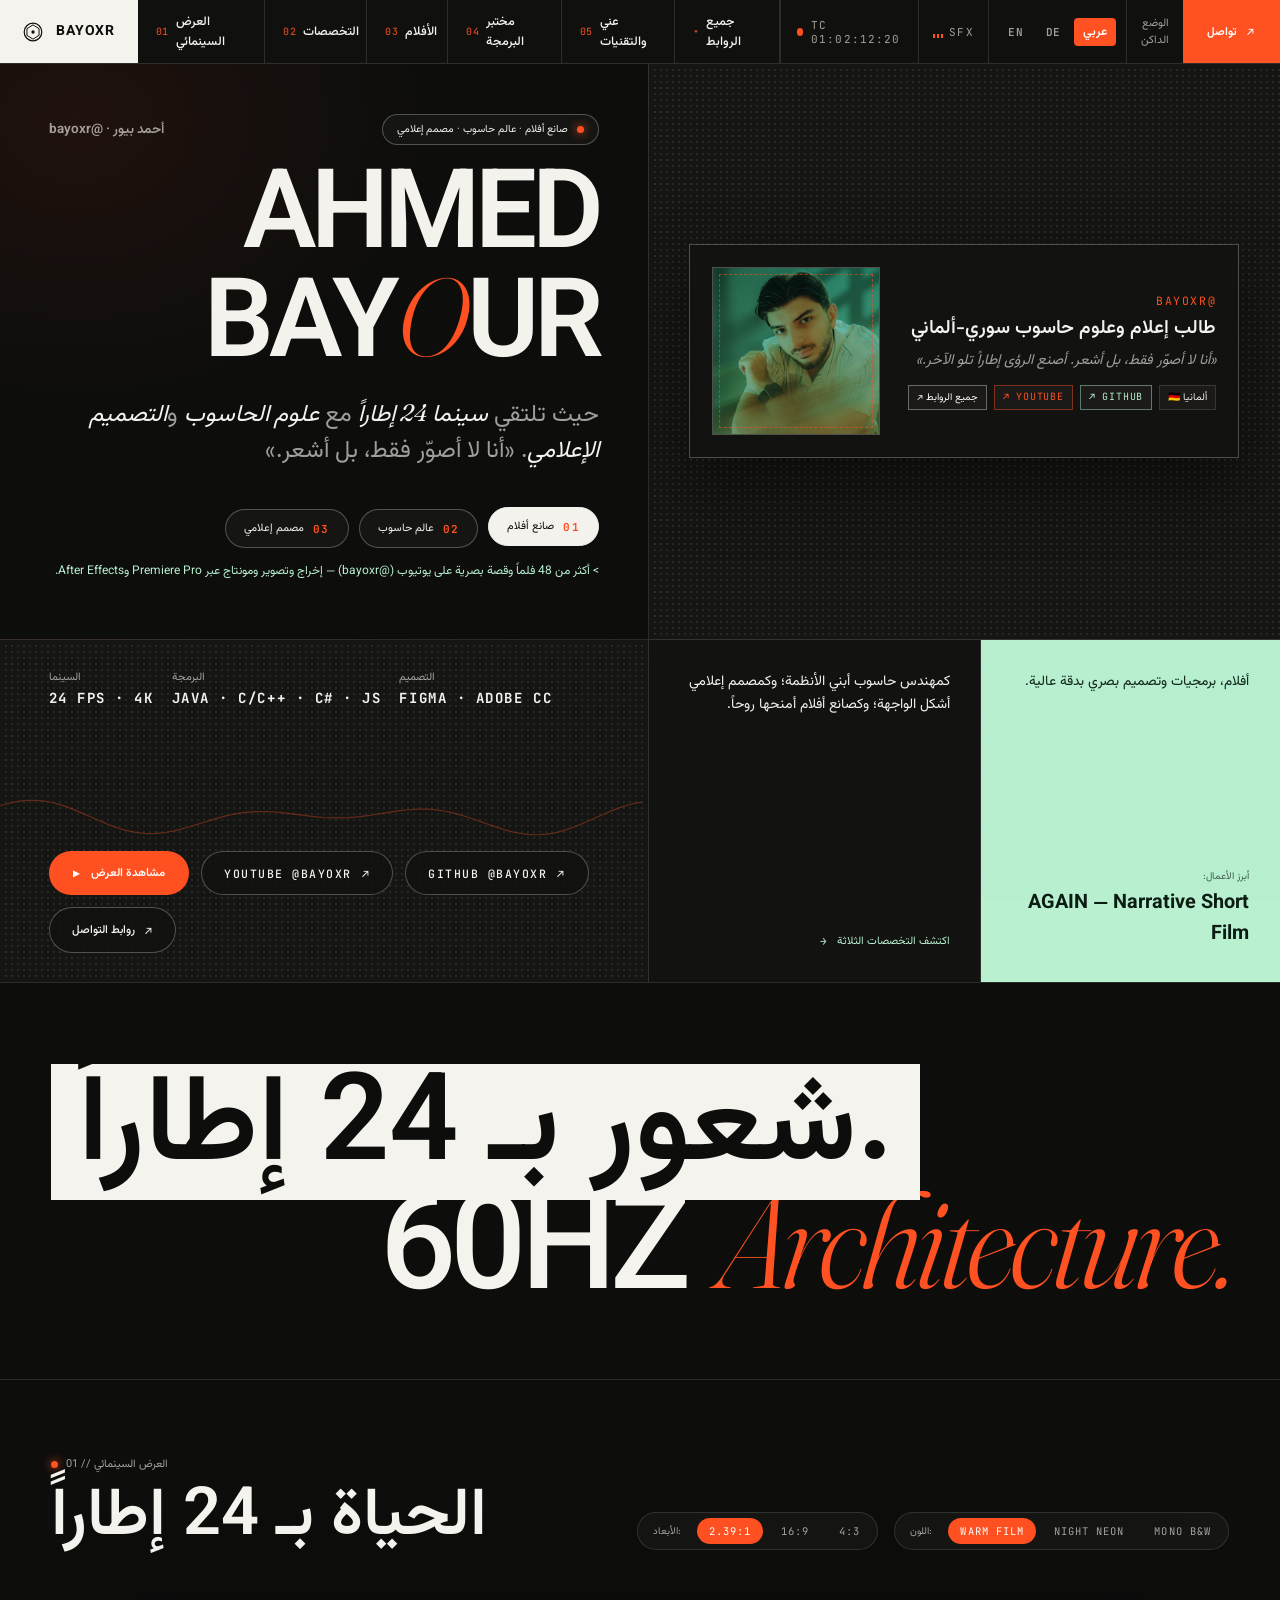
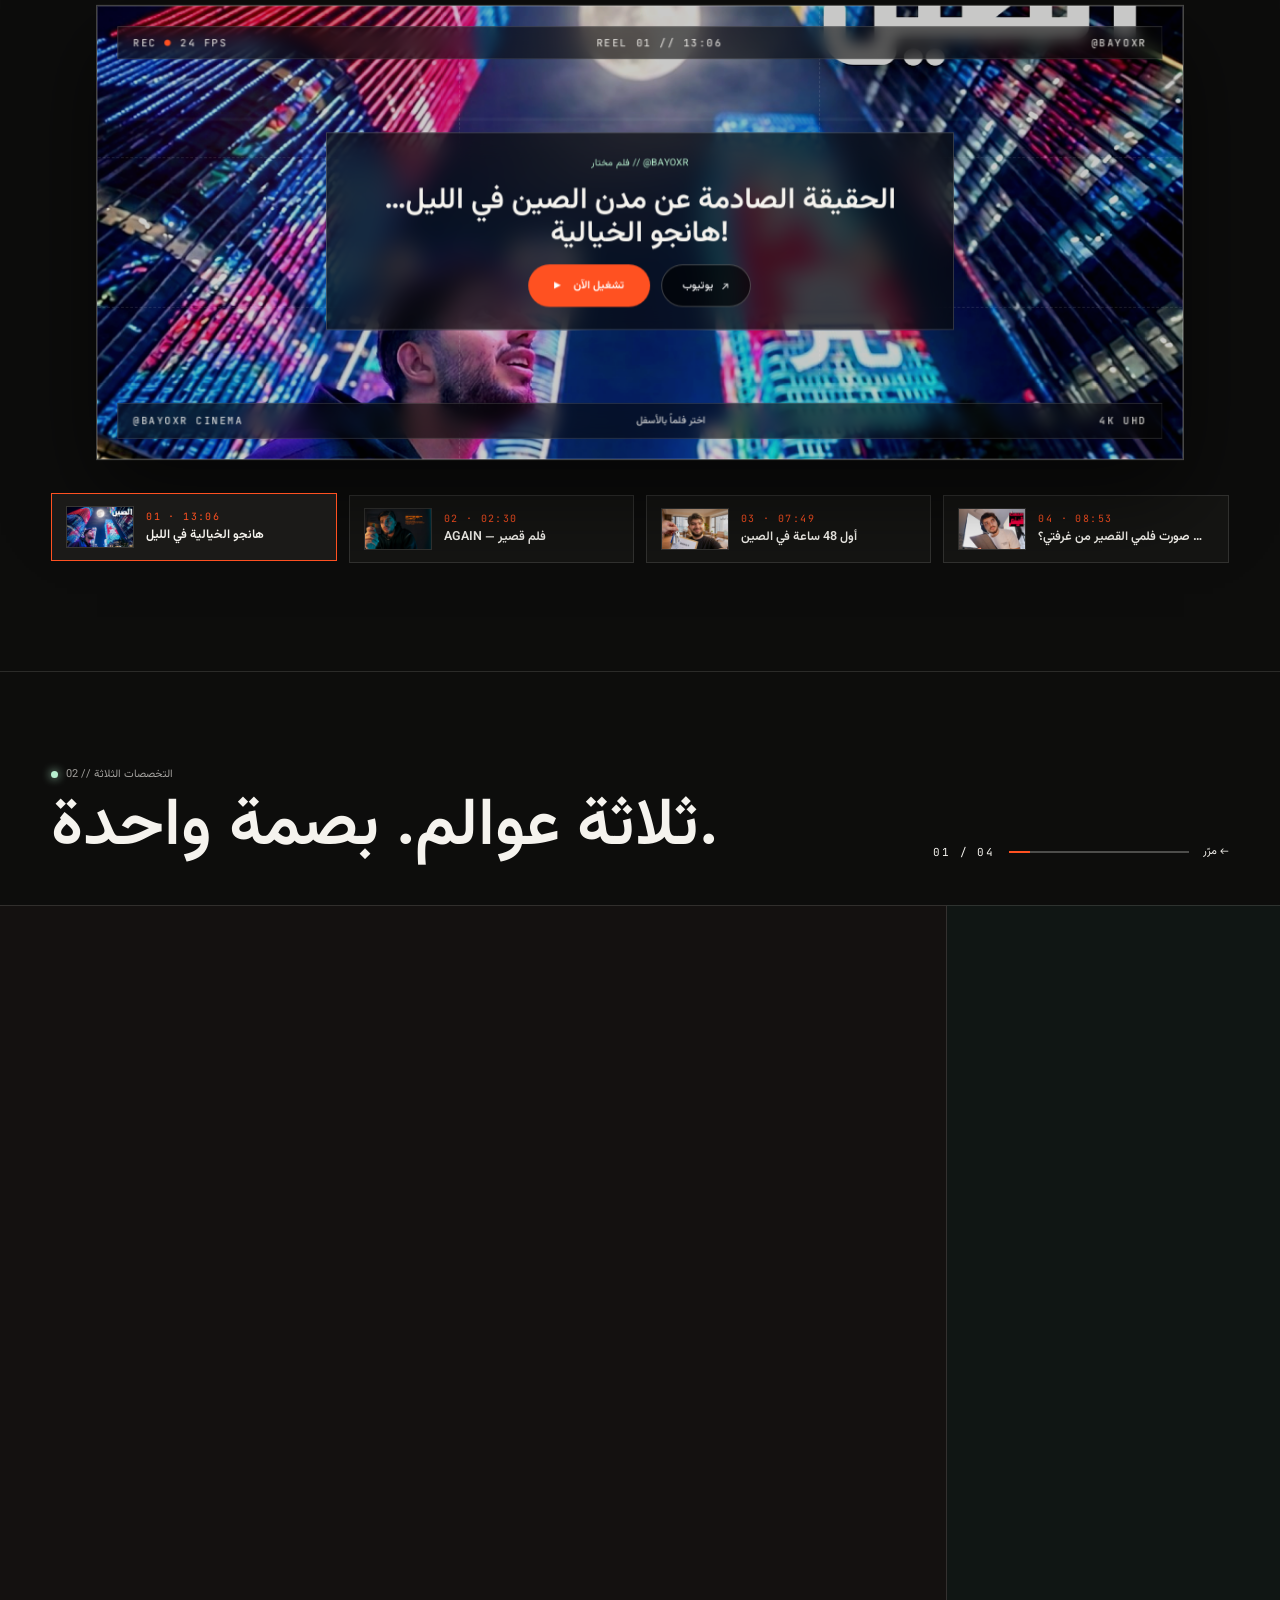
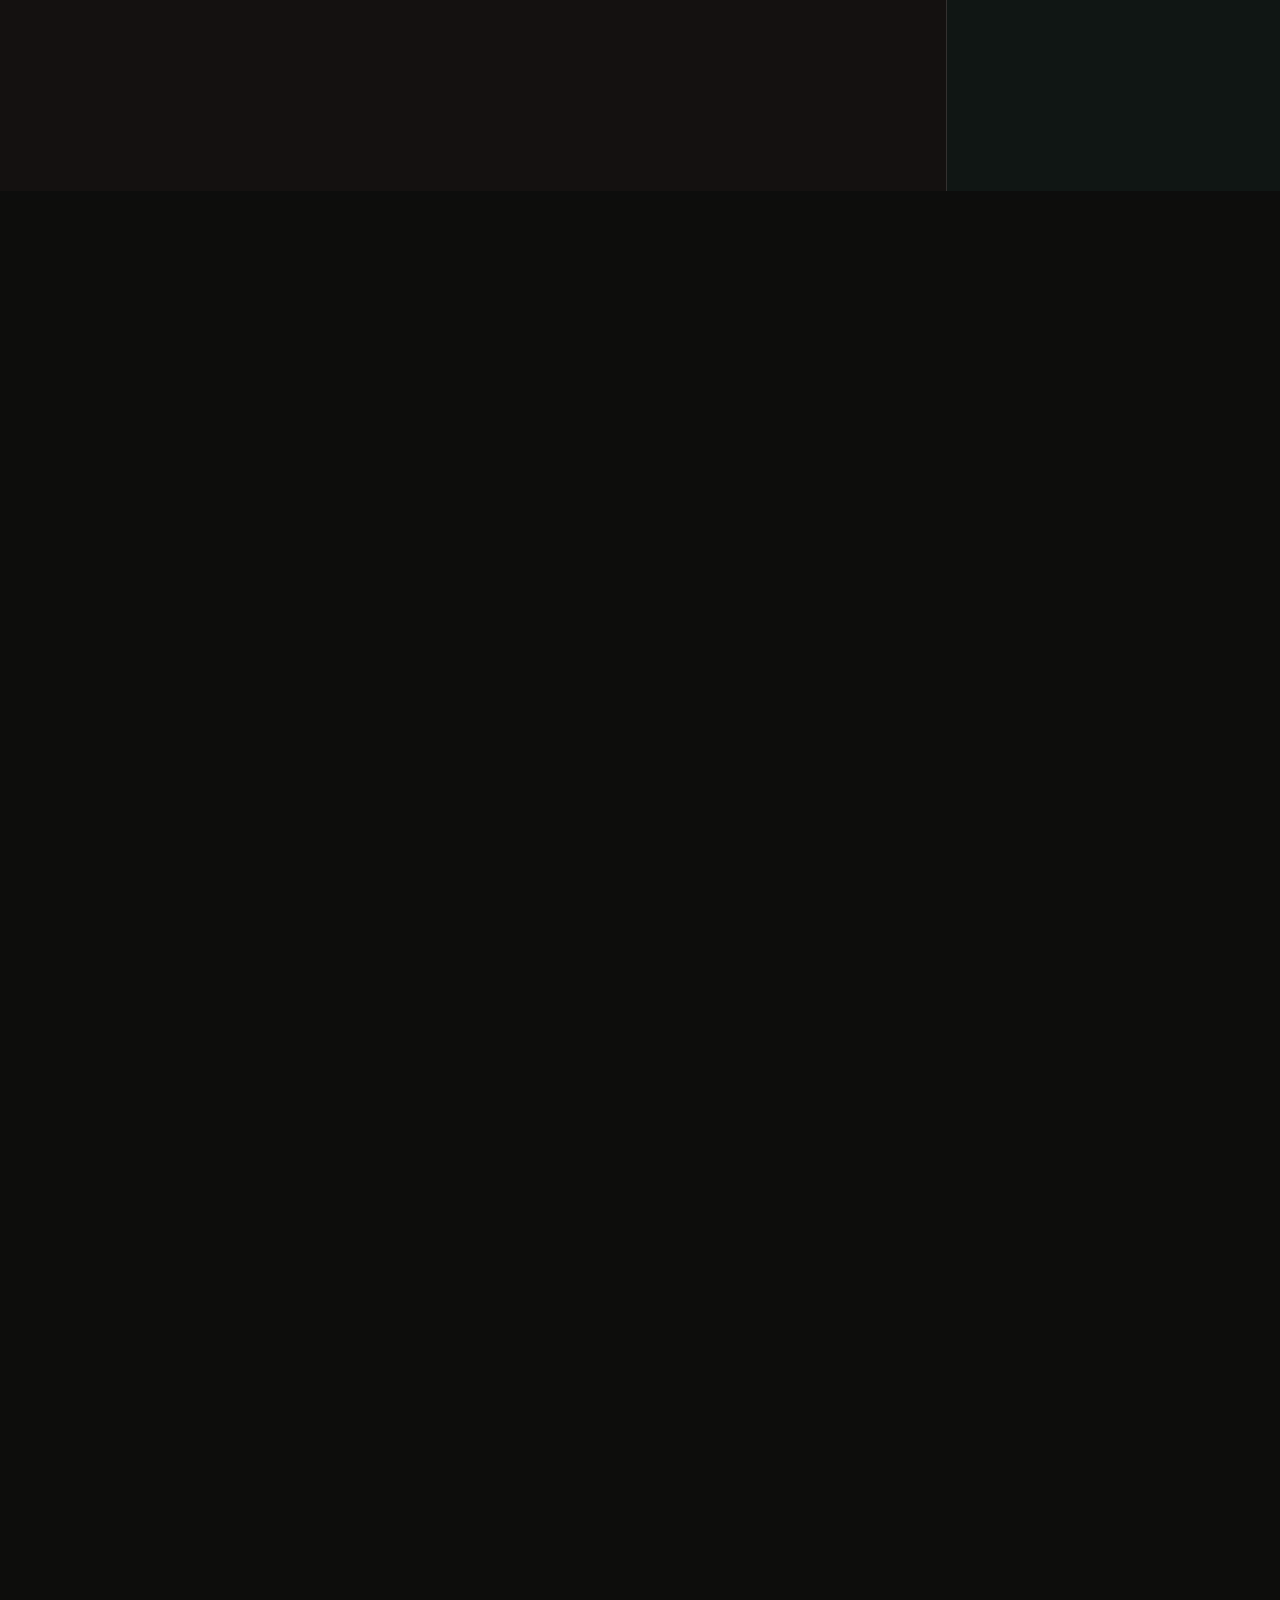
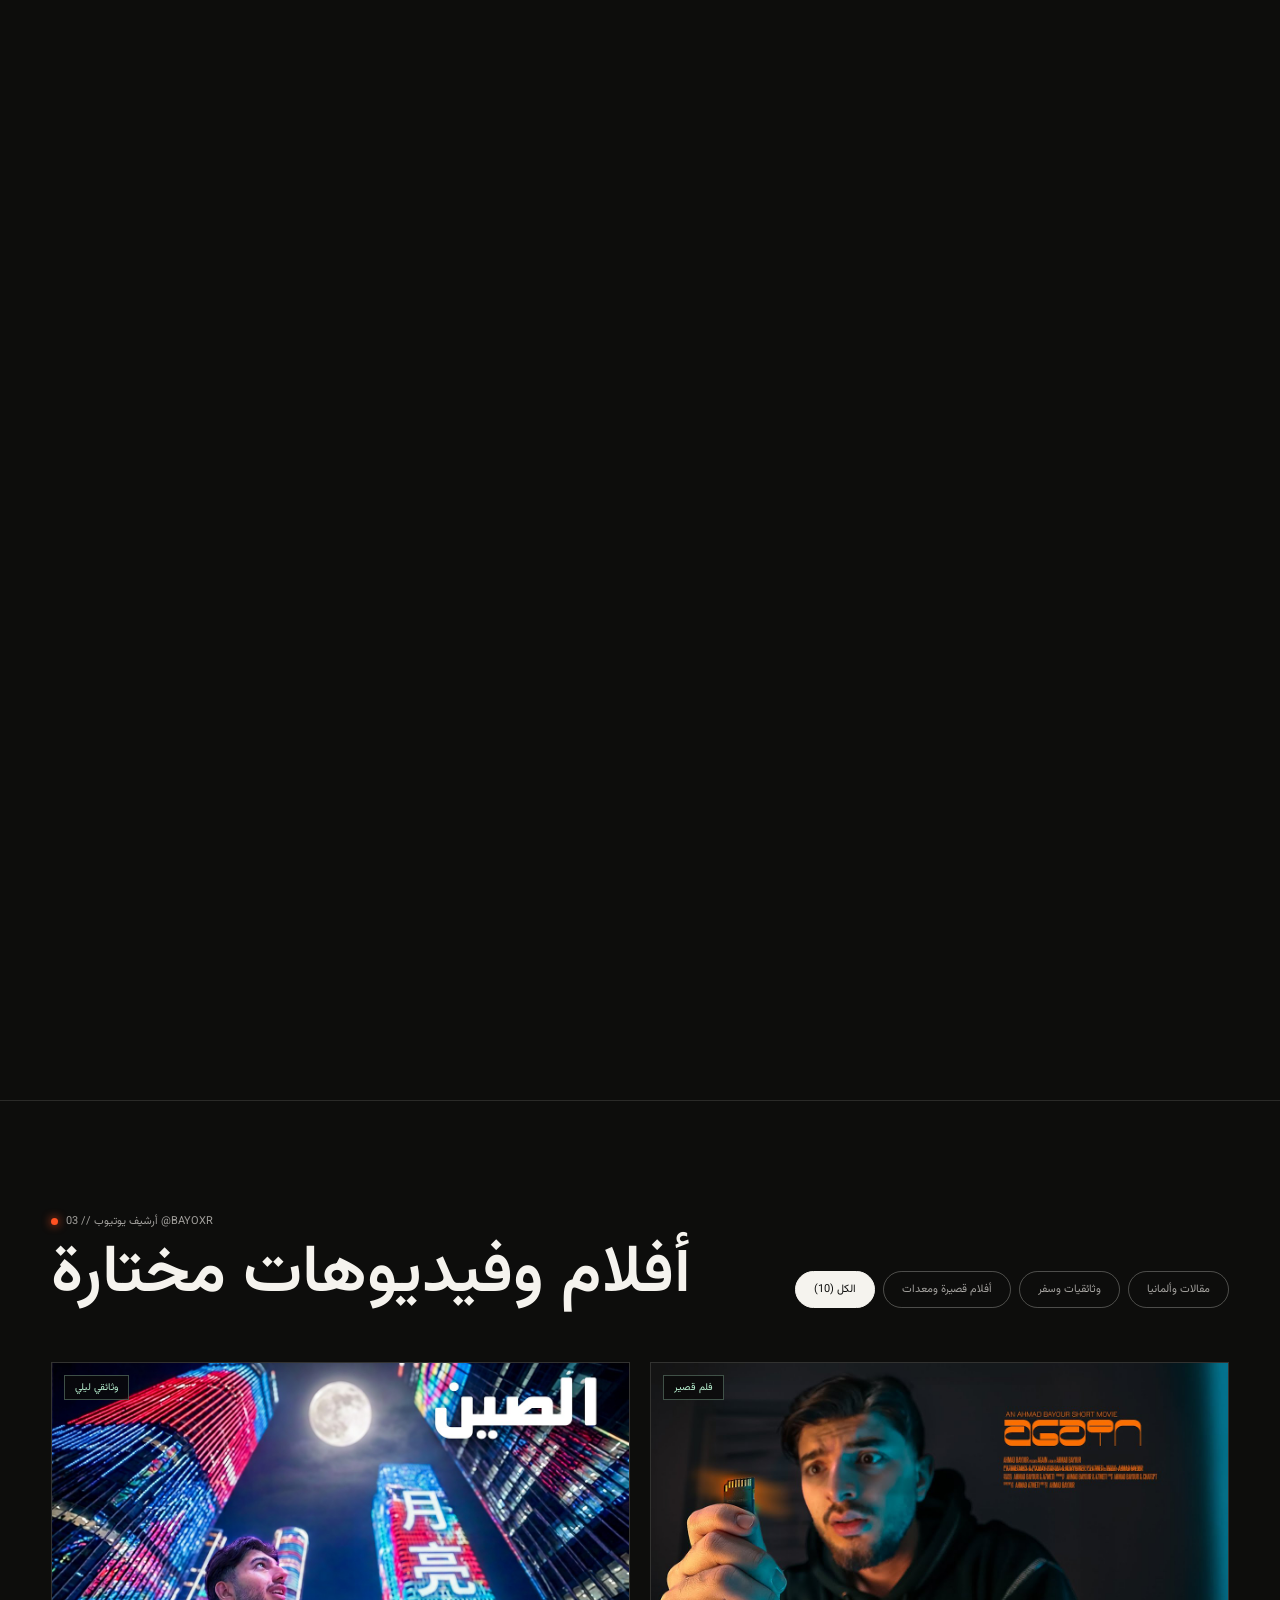
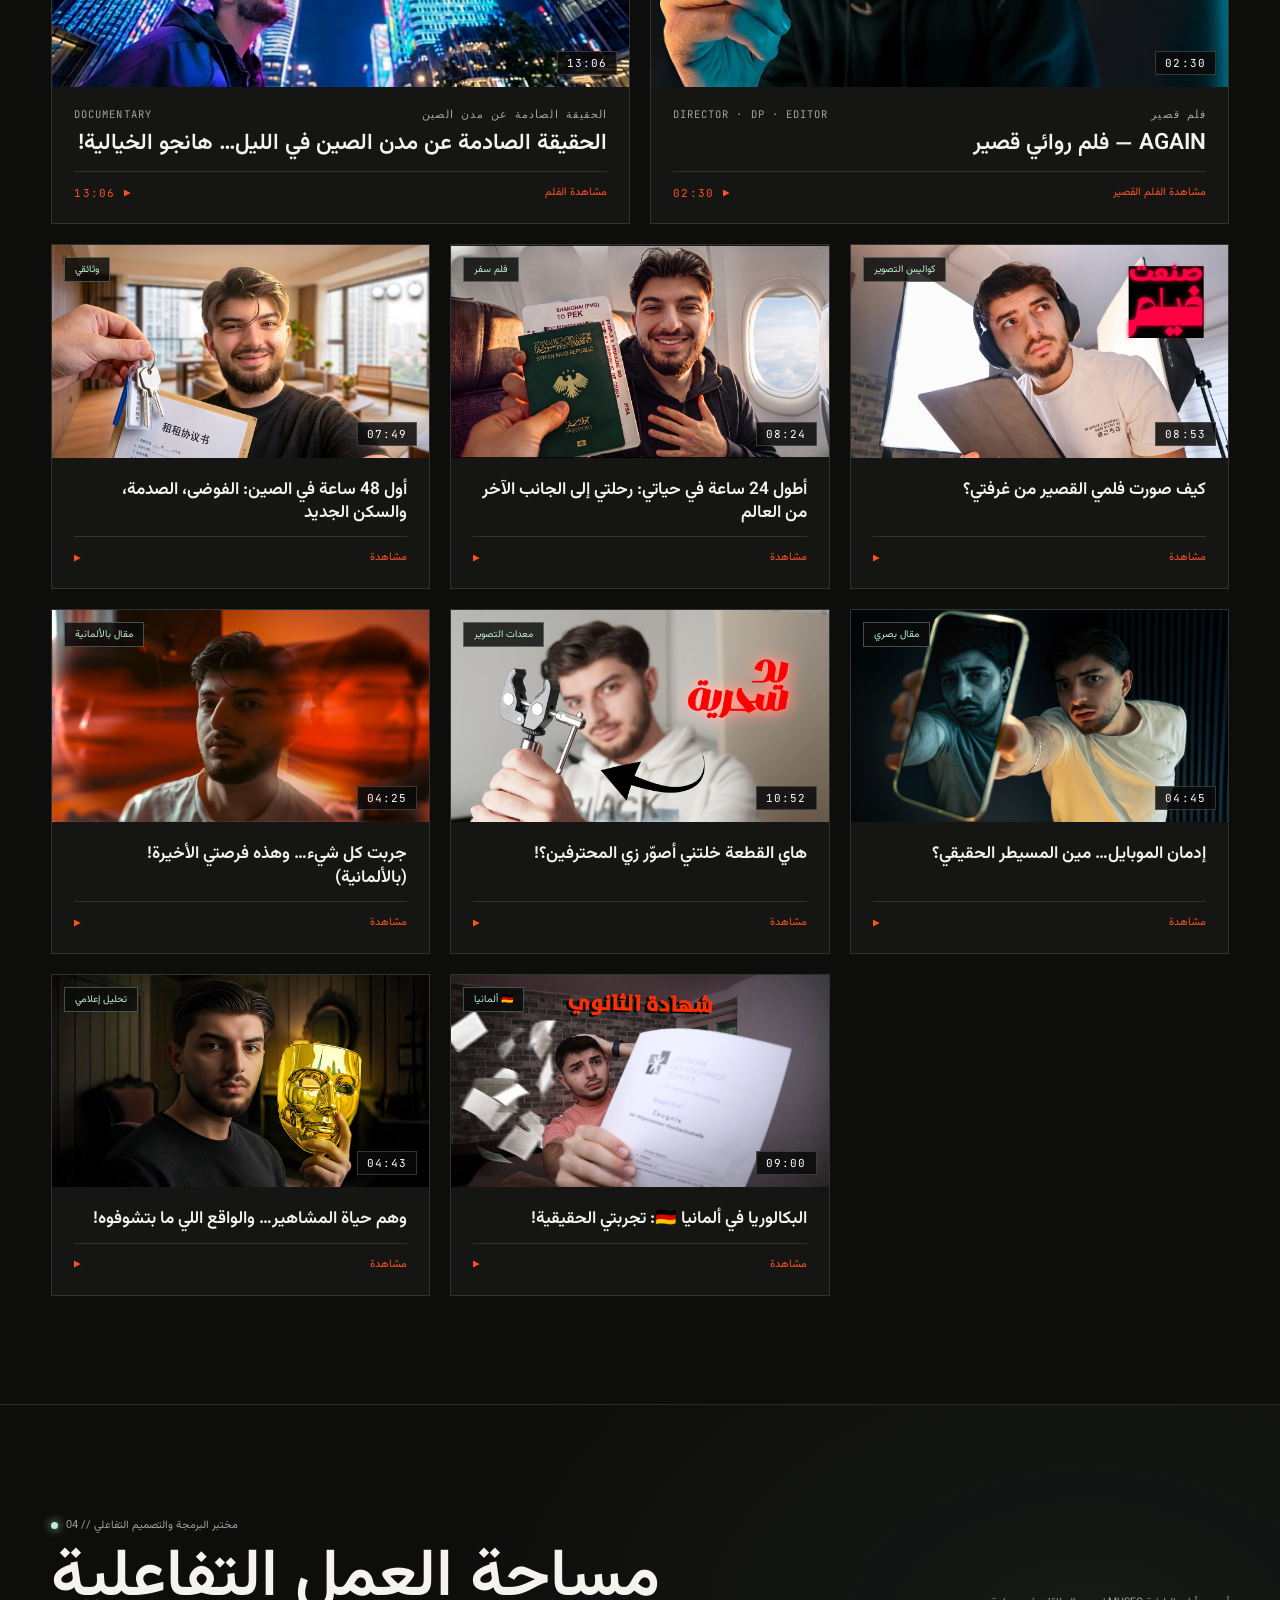
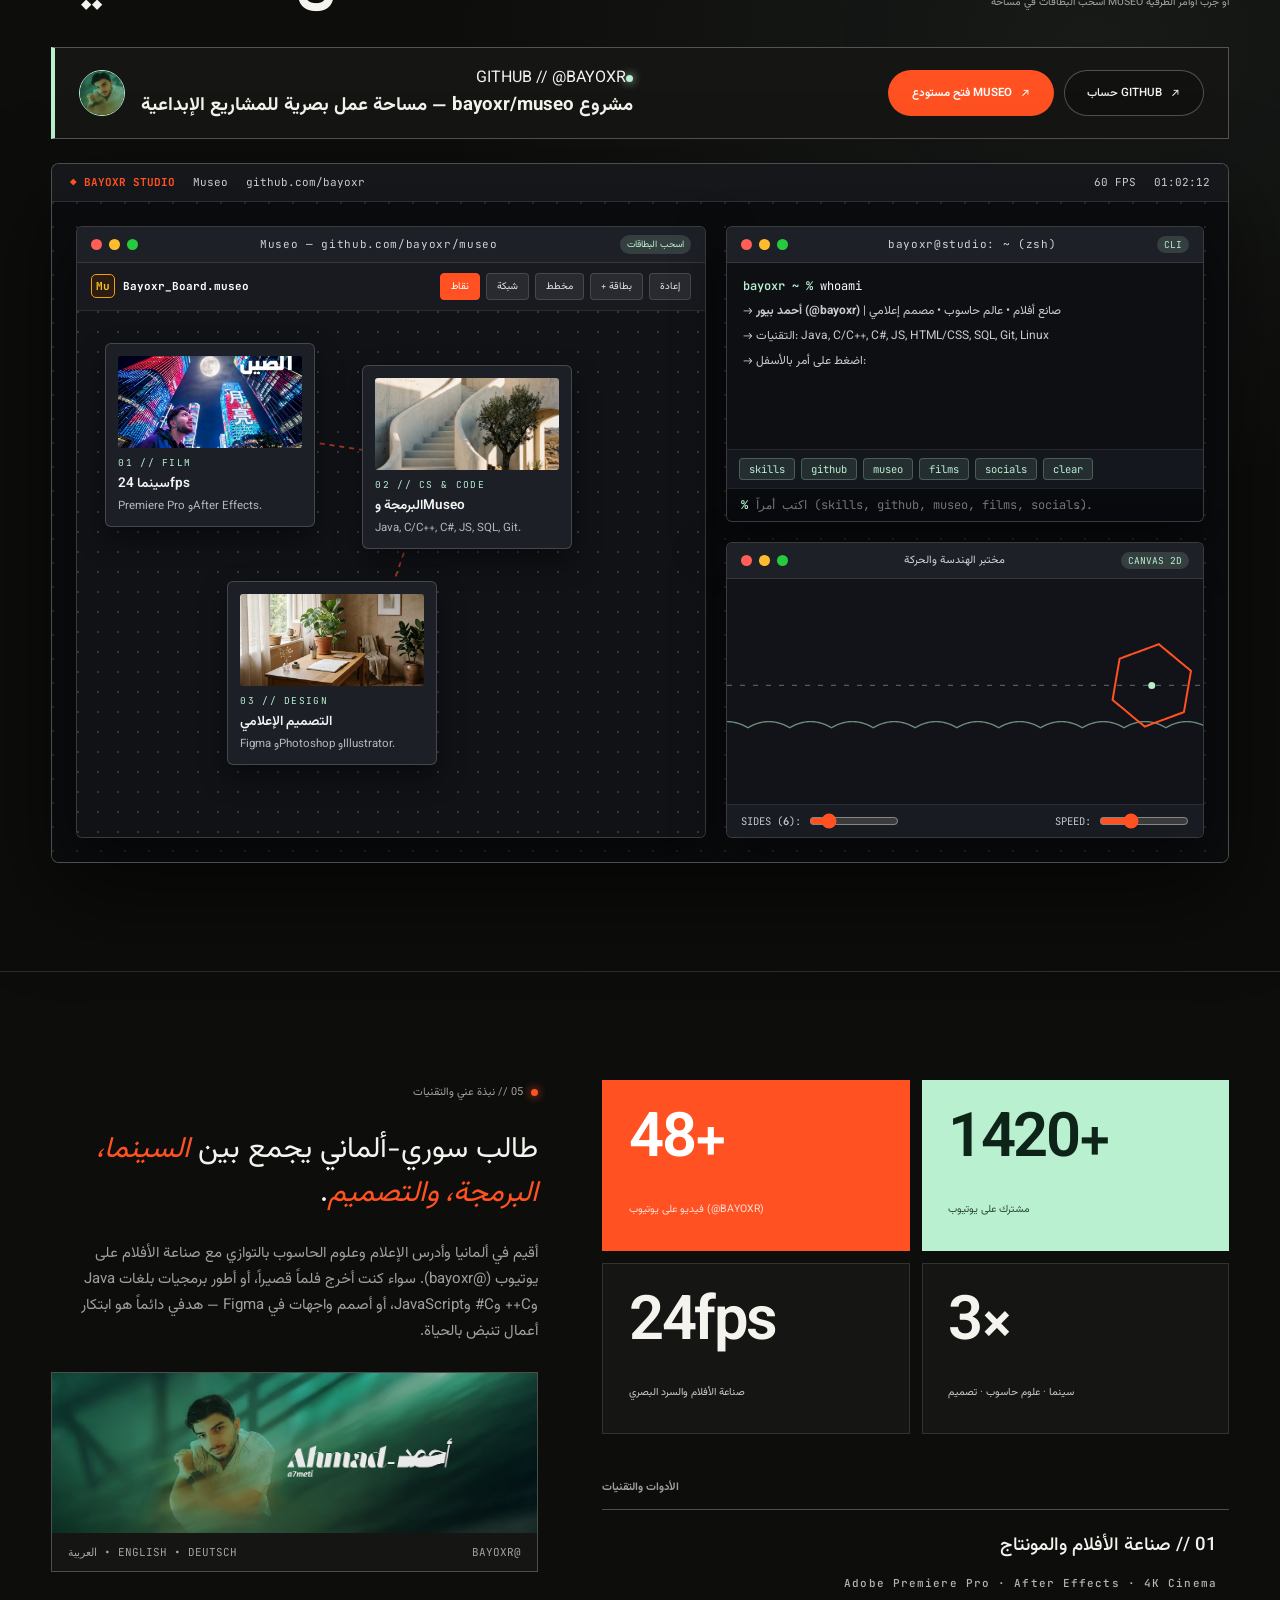
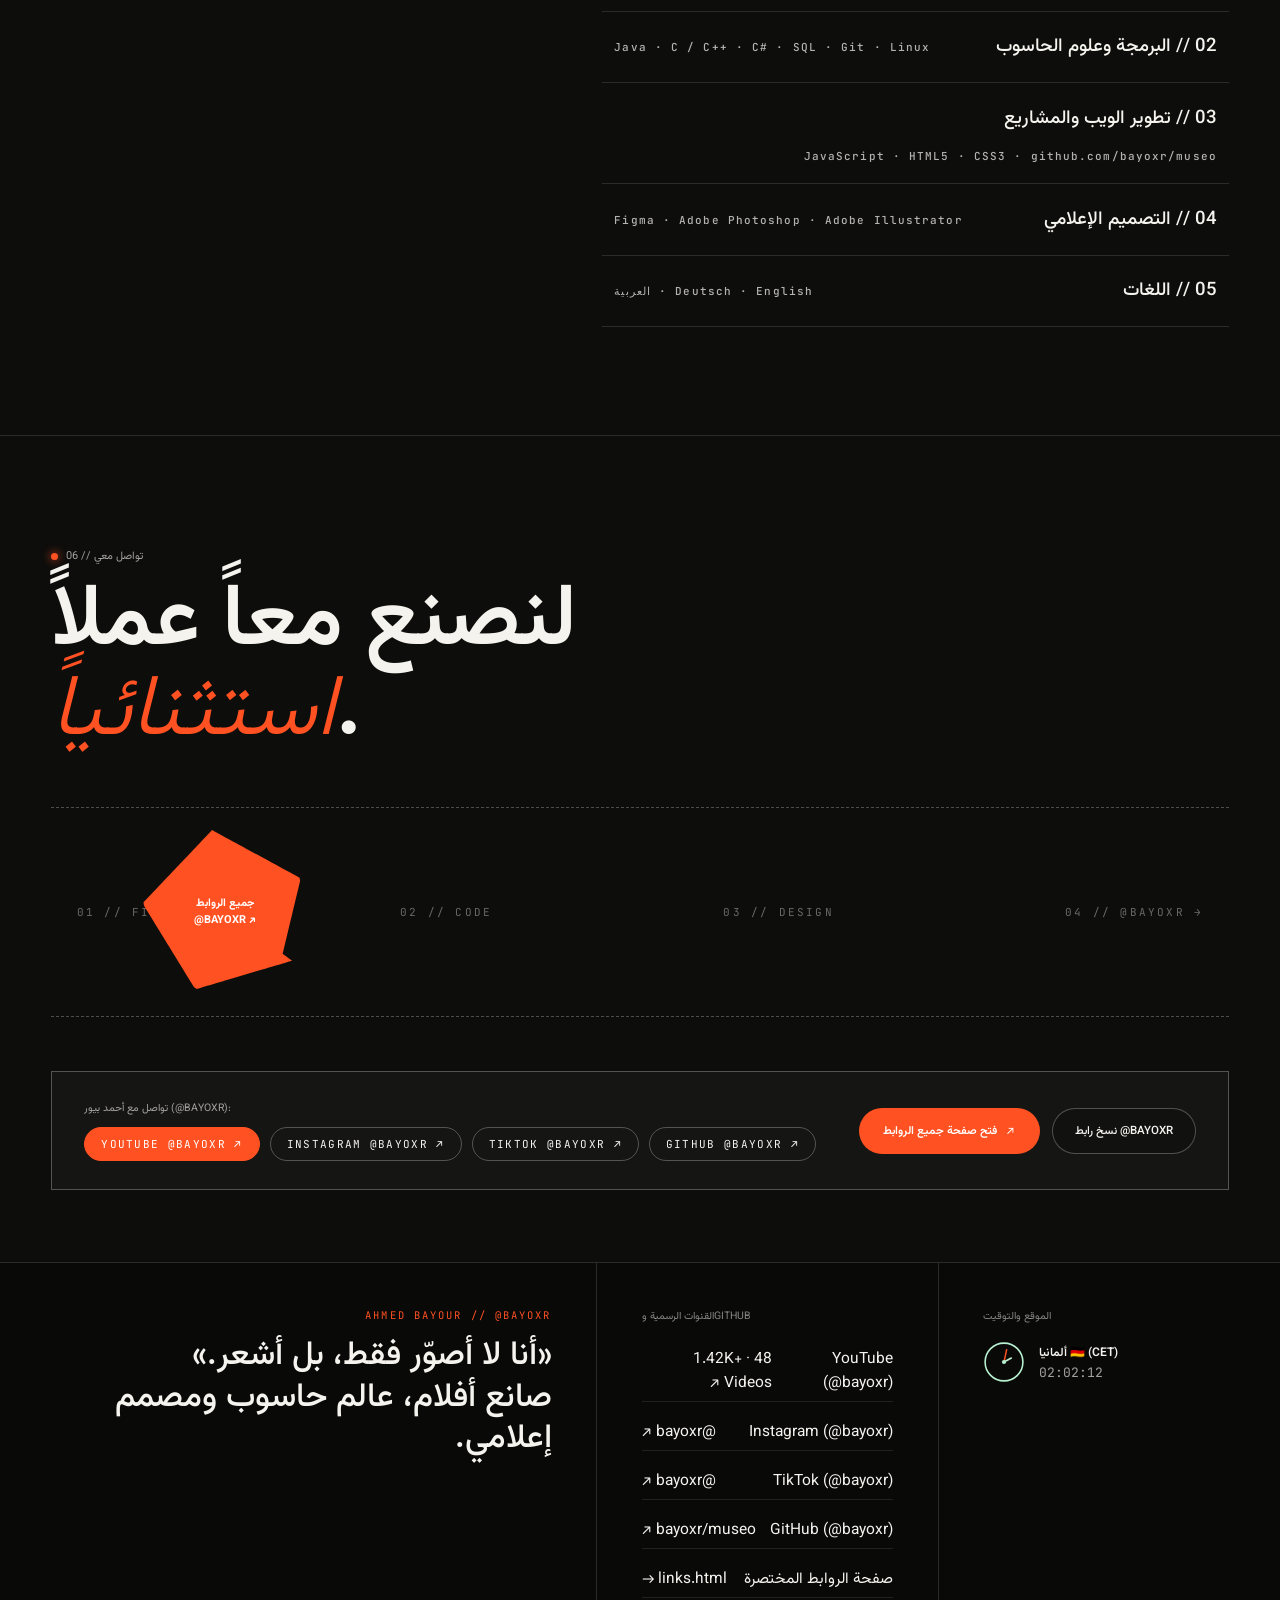
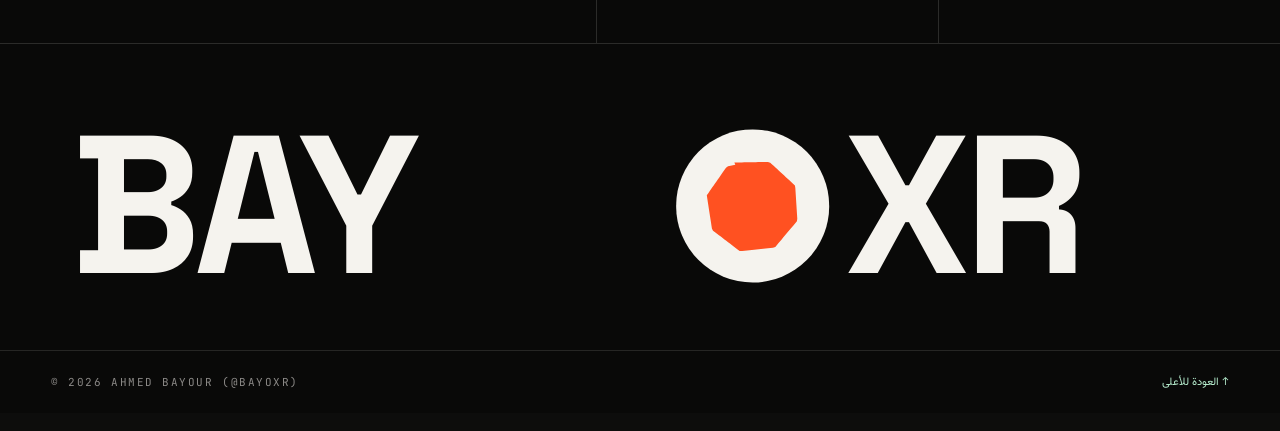
<file: ar/index.html>
<!DOCTYPE html>
<html lang="ar">
<head>
  <base href="../" />
  <meta charset="UTF-8" />
  <meta name="viewport" content="width=device-width, initial-scale=1.0" />
  <title>Ahmed Bayour (@bayoxr) — Filmmaker · Computer Scientist · Media Designer</title>
  <meta name="description" content="Ahmed Bayour (@bayoxr) — Syrian-German Filmmaker, Computer Scientist & Media Designer based in Germany." />
  <link rel="preconnect" href="https://fonts.googleapis.com" />
  <link rel="preconnect" href="https://fonts.gstatic.com" crossorigin />
  <link href="https://fonts.googleapis.com/css2?family=Fraunces:ital,opsz,wght@0,9..144,300..600;1,9..144,300..500&family=JetBrains+Mono:wght@400;500;600;700&family=Space+Grotesk:wght@300..700&family=Vazirmatn:wght@300..800&display=swap" rel="stylesheet" />
  <link rel="stylesheet" href="css/style.css" />
</head>
<body data-theme="dark" data-lang="ar" class="is-loading">

  <!-- Film Grain Overlay -->
  <div class="grain" aria-hidden="true"></div>

  <!-- Rotating SVG Pointer Follower -->
  <div class="cursor-follower" id="cursorFollower" aria-hidden="true">
    <div class="cursor-follower-bg"></div>
    <svg class="cursor-ring-svg" viewBox="0 0 200 200">
      <defs>
        <path id="cursorCirclePath" d="M100,100 m-76,0 a76,76 0 1,1 152,0 a76,76 0 1,1 -152,0" />
      </defs>
      <text>
        <textPath href="#cursorCirclePath" id="cursorRingText">WATCH FILM · 24FPS CINEMA · PLAY REEL · </textPath>
      </text>
    </svg>
    <span class="cursor-center-icon" id="cursorCenterIcon">&#9654;</span>
  </div>

  <!-- ========================================================================
       BAND 0: 35MM FILM LEADER PRELOADER
       ======================================================================== -->
  <div class="loader" id="loader" aria-label="Loading studio">
    <div class="loader-shutter loader-shutter-top"></div>
    <div class="loader-shutter loader-shutter-bottom"></div>
    <div class="loader-inner">
      <div class="loader-top-row">
        <span>BAYOXR // STUDIO</span>
        <span>24FPS // 60HZ</span>
        <button class="loader-skip" id="loaderSkip" type="button" data-en="SKIP [ESC] &rarr;" data-de="ÜBERSPRINGEN [ESC] &rarr;" data-ar="تخطي [ESC] &larr;">SKIP [ESC] &rarr;</button>
      </div>

      <div class="loader-center">
        <svg class="loader-aperture" viewBox="0 0 100 100" aria-hidden="true">
          <circle cx="50" cy="50" r="44" fill="none" stroke="currentColor" stroke-width="1.8" stroke-dasharray="6 4" />
          <circle cx="50" cy="50" r="32" fill="none" stroke="currentColor" stroke-width="1.5" />
          <polygon points="50,16 80,34 80,66 50,84 20,66 20,34" fill="none" stroke="currentColor" stroke-width="1.5" />
          <line x1="50" y1="6" x2="50" y2="94" stroke="currentColor" stroke-width="0.8" opacity="0.45" />
          <line x1="6" y1="50" x2="94" y2="50" stroke="currentColor" stroke-width="0.8" opacity="0.45" />
          <circle cx="50" cy="50" r="5" fill="currentColor" />
        </svg>
        <div class="loader-wordmark">AHMED BAYOUR</div>
        <div class="loader-roles">
          <span>[01] FILMMAKER</span>
          <span>&bull;</span>
          <span>[02] COMPUTER SCIENTIST</span>
          <span>&bull;</span>
          <span>[03] MEDIA DESIGNER</span>
        </div>
        <div class="loader-cutline">
          <div class="loader-progress-fill" id="loaderFill"></div>
        </div>
        <div class="loader-counter" id="loaderCounter">TC 00:00:00:00</div>
      </div>

      <div class="loader-bottom-row">
        <span>I DON&rsquo;T JUST FILM, I FEEL.</span>
        <span>GERMANY &bull; @BAYOXR</span>
      </div>
    </div>
  </div>

  <!-- ========================================================================
       FIXED SWISS GRID TOPBAR
       ======================================================================== -->
  <header class="topbar" id="topbar">
    <a class="brand-block" href="#top" aria-label="Ahmed Bayour Home">
      <svg class="brand-aperture" viewBox="0 0 40 40" aria-hidden="true">
        <circle cx="20" cy="20" r="16" fill="none" stroke="currentColor" stroke-width="2.2" />
        <polygon points="20,7 31,14 31,26 20,33 9,26 9,14" fill="none" stroke="currentColor" stroke-width="1.8" />
        <circle cx="20" cy="20" r="3" fill="currentColor" />
      </svg>
      <span>BAYOXR</span>
    </a>

    <nav class="topnav" aria-label="Primary Navigation">
      <a href="#showreel"><span class="nav-idx">01</span><span data-en="Showreel" data-de="Showreel" data-ar="العرض السينمائي">Showreel</span></a>
      <a href="#disciplines"><span class="nav-idx">02</span><span data-en="Disciplines" data-de="Disziplinen" data-ar="التخصصات">Disciplines</span></a>
      <a href="#films"><span class="nav-idx">03</span><span data-en="Films" data-de="Filme" data-ar="الأفلام">Films</span></a>
      <a href="#lab"><span class="nav-idx">04</span><span data-en="CS Lab" data-de="CS Lab" data-ar="مختبر البرمجة">CS Lab</span></a>
      <a href="#story"><span class="nav-idx">05</span><span data-en="About &amp; Stack" data-de="Über &amp; Stack" data-ar="عني والتقنيات">About &amp; Stack</span></a>
      <a href="links.html"><span class="nav-idx">&bull;</span><span data-en="All Links" data-de="Alle Links" data-ar="جميع الروابط">All Links</span></a>
    </nav>

    <div class="topbar-right">
      <div class="timecode-pill" aria-label="Live SMPTE Timecode">
        <span class="rec-dot"></span>
        <span id="liveTimecode">TC 01:24:00:00</span>
      </div>

      <button class="ctrl-btn" id="audioToggle" type="button" aria-label="Toggle UI Sound Synth" title="UI Sound">
        <span class="audio-bars" aria-hidden="true"><span></span><span></span><span></span></span>
        <span id="audioLabel">SFX</span>
      </button>

      <div class="lang-switcher" id="langSwitcher" role="group" aria-label="Switch Language EN / DE / AR">
        <button class="lang-pill" type="button" data-set-lang="en">EN</button>
        <button class="lang-pill" type="button" data-set-lang="de">DE</button>
        <button class="lang-pill is-active" type="button" data-set-lang="ar">&#1593;&#1585;&#1576;&#1610;</button>
      </div>

      <button class="ctrl-btn" id="themeToggle" type="button" aria-label="Toggle Theme">
        <span id="themeLabel" data-en="DARKROOM" data-de="DARKROOM" data-ar="الوضع الداكن">DARKROOM</span>
      </button>

      <a class="contact-cell" href="#contact">
        <span data-en="Connect" data-de="Kontakt" data-ar="تواصل">Connect</span>
        <span class="arr">&#8599;</span>
      </a>
    </div>
  </header>

  <main id="top">
    <!-- ======================================================================
         BAND 1: ASYMMETRIC SWISS HERO BENTO GRID
         ====================================================================== -->
    <section class="hero-grid" aria-label="Hero">
      <!-- Cell 1: Main Identity & Interactive Tri-Role Switcher -->
      <div class="cell cell-brand">
        <div class="hero-status-row">
          <div class="status-badge">
            <span class="kicker-dot"></span>
            <span data-en="FILMMAKER &middot; COMPUTER SCIENTIST &middot; MEDIA DESIGNER" data-de="FILMMAKER &middot; INFORMATIKER &middot; MEDIENDESIGNER" data-ar="صانع أفلام &middot; عالم حاسوب &middot; مصمم إعلامي">FILMMAKER &middot; COMPUTER SCIENTIST &middot; MEDIA DESIGNER</span>
          </div>
          <span class="arabic-tag" aria-label="Ahmed Bayour in Arabic">&#1571;&#1581;&#1605;&#1583; &#1576;&#1610;&#1608;&#1585; &middot; @bayoxr</span>
        </div>

        <div class="hero-headline-wrap">
          <h1 class="giant-name">
            AHMED<br />
            BAY<span class="serif-accent">O</span>UR
          </h1>
          <p class="hero-tagline" data-en="Where <em>24fps Cinema</em> meets <em>Computer Science</em> and <em>Media Design</em>. &ldquo;I don&rsquo;t just film, I feel.&rdquo;" data-de="Wo <em>24fps Kino</em> auf <em>Informatik</em> und <em>Mediendesign</em> trifft. &bdquo;I don&rsquo;t just film, I feel.&ldquo;" data-ar="حيث تلتقي <em>سينما 24 إطاراً</em> مع <em>علوم الحاسوب</em> و<em>التصميم الإعلامي</em>. &laquo;أنا لا أصوّر فقط، بل أشعر.&raquo;">
            Where <em>24fps Cinema</em> meets <em>Computer Science</em> and <em>Media Design</em>. &ldquo;I don&rsquo;t just film, I feel.&rdquo;
          </p>
        </div>

        <div>
          <div class="role-switcher" role="tablist">
            <button class="role-pill is-active" type="button" data-role="film">
              <span class="rp-num">01</span>
              <span data-en="Filmmaker" data-de="Filmmaker" data-ar="صانع أفلام">Filmmaker</span>
            </button>
            <button class="role-pill" type="button" data-role="cs">
              <span class="rp-num">02</span>
              <span data-en="Computer Scientist" data-de="Informatiker" data-ar="عالم حاسوب">Computer Scientist</span>
            </button>
            <button class="role-pill" type="button" data-role="design">
              <span class="rp-num">03</span>
              <span data-en="Media Designer" data-de="Mediendesigner" data-ar="مصمم إعلامي">Media Designer</span>
            </button>
          </div>
          <p class="role-dynamic-desc" id="roleDynamicDesc">
            &gt; 48+ films &amp; visual stories on YouTube (@bayoxr) — directing, cinematography &amp; editing.
          </p>
        </div>
      </div>

      <!-- Cell 2: Interactive Halftone Canvas + Portrait Dossier -->
      <div class="cell cell-grain grain-tr" data-dither-cell>
        <article class="portrait-dossier" id="portraitCard">
          <div class="portrait-frame">
            <img src="assets/thumbs/avatar.jpg" alt="Ahmed Bayour (@bayoxr) Portrait" width="320" height="320" />
            <div class="portrait-corner"></div>
          </div>
          <div class="dossier-meta">
            <span class="dossier-handle">@BAYOXR</span>
            <h2 class="dossier-title" data-en="Syrian-German Media &amp; CS Student" data-de="Syrisch-Deutscher Medien- &amp; Informatikstudent" data-ar="طالب إعلام وعلوم حاسوب سوري-ألماني">Syrian-German Media &amp; CS Student</h2>
            <p class="dossier-quote" data-en="&ldquo;I don&rsquo;t just film, I feel. Creating visions, one frame at a time.&rdquo;" data-de="&bdquo;I don&rsquo;t just film, I feel. Creating visions, one frame at a time.&ldquo;" data-ar="&laquo;أنا لا أصوّر فقط، بل أشعر. أصنع الرؤى إطاراً تلو الآخر.&raquo;">&ldquo;I don&rsquo;t just film, I feel. Creating visions, one frame at a time.&rdquo;</p>
            <div class="dossier-coords">
              <span class="coord-chip" data-en="GERMANY &#127465;&#127466;" data-de="DEUTSCHLAND &#127465;&#127466;" data-ar="ألمانيا &#127465;&#127466;">GERMANY &#127465;&#127466;</span>
              <a class="coord-chip" href="https://github.com/bayoxr" target="_blank" rel="noopener" style="border-color:rgba(184,240,208,0.45);color:var(--mint);">GITHUB &#8599;</a>
              <a class="coord-chip" href="https://www.youtube.com/@bayoxr" target="_blank" rel="noopener" style="border-color:rgba(255,81,33,0.45);color:var(--vermilion);">YOUTUBE &#8599;</a>
              <a class="coord-chip" href="links.html" style="border-color:rgba(255,255,255,0.35);color:#fff;" data-en="ALL LINKS &#8599;" data-de="ALLE LINKS &#8599;" data-ar="جميع الروابط &#8599;">ALL LINKS &#8599;</a>
            </div>
          </div>
        </article>
      </div>

      <!-- Cell 3: Bottom-Left Primary CTAs -->
      <div class="cell cell-grain grain-bl" data-dither-cell>
        <div class="optical-hud">
          <div class="optical-specs">
            <div><span data-en="CINEMA" data-de="KINO" data-ar="السينما">CINEMA</span><strong>24 FPS &middot; 4K</strong></div>
            <div><span data-en="CODE" data-de="CODE" data-ar="البرمجة">CODE</span><strong>JAVA &middot; C/C++ &middot; C# &middot; JS</strong></div>
            <div><span data-en="DESIGN" data-de="DESIGN" data-ar="التصميم">DESIGN</span><strong>FIGMA &middot; ADOBE CC</strong></div>
          </div>
        </div>
        <div class="optical-bottom">
          <div class="hero-cta-group">
            <a class="btn-primary" href="#showreel">
              <span>&#9654;</span>
              <span data-en="Watch Showreel" data-de="Showreel ansehen" data-ar="مشاهدة العرض">Watch Showreel</span>
            </a>
            <a class="btn-ghost" href="https://www.youtube.com/@bayoxr" target="_blank" rel="noopener">
              <span>YouTube @bayoxr</span>
              <span>&#8599;</span>
            </a>
            <a class="btn-ghost" href="https://github.com/bayoxr" target="_blank" rel="noopener">
              <span>GitHub @bayoxr</span>
              <span>&#8599;</span>
            </a>
            <a class="btn-ghost" href="links.html">
              <span data-en="Social Links" data-de="Social Links" data-ar="روابط التواصل">Social Links</span>
              <span>&#8599;</span>
            </a>
          </div>
        </div>
      </div>

      <!-- Cell 4: Short Manifesto Claim -->
      <div class="cell cell-claim">
        <p data-en="As a Computer Scientist I build the systems; as a Media Designer I shape the interface; as a Filmmaker I give them a soul." data-de="Als Informatiker baue ich die Systeme; als Mediendesigner forme ich die Oberfläche; als Filmmaker gebe ich ihnen eine Seele." data-ar="كمهندس حاسوب أبني الأنظمة؛ وكمصمم إعلامي أشكل الواجهة؛ وكصانع أفلام أمنحها روحاً.">
          As a Computer Scientist I build the systems; as a Media Designer I shape the interface; as a Filmmaker I give them a soul.
        </p>
        <a class="claim-cta" href="#disciplines">
          <span data-en="Explore 3 Disciplines" data-de="3 Disziplinen entdecken" data-ar="اكتشف التخصصات الثلاثة">Explore 3 Disciplines</span>
          <span class="arr">&rarr;</span>
        </a>
      </div>

      <!-- Cell 5: Mint Live Ticker Cell -->
      <div class="cell cell-mint">
        <p data-en="Films, software, and visual design crafted with precision." data-de="Filme, Software und Mediendesign mit Präzision gestaltet." data-ar="أفلام، برمجيات وتصميم بصري بدقة عالية.">
          Films, software, and visual design crafted with precision.
        </p>
        <div>
          <p class="news-label" data-en="Featured Works:" data-de="Aktuelle Werke:" data-ar="أبرز الأعمال:">Featured Works:</p>
          <p class="ticker-value" id="heroTicker">Magical Hangzhou at Night (4K)</p>
        </div>
      </div>
    </section>

    <!-- ======================================================================
         KINETIC TYPOGRAPHY TRANSITION STRIP
         ====================================================================== -->
    <section class="kinetic-strip" aria-hidden="true">
      <h2 class="strip-word-1" data-slide data-en="24FPS EMOTION." data-de="24FPS EMOTION." data-ar="شعور بـ 24 إطاراً.">24FPS EMOTION.</h2>
      <div class="strip-word-2-wrap">
        <span class="strip-word-2" data-slide>60HZ <em>Architecture.</em></span>
      </div>
    </section>

    <!-- ======================================================================
         BAND 1B: ANAMORPHIC 2.39:1 SHOWREEL VIEWFINDER STAGE
         ====================================================================== -->
    <section class="showreel-section" id="showreel">
      <div class="showreel-header">
        <div>
          <span class="kicker-tag"><span class="kicker-dot"></span><span data-en="01 // FEATURED SHOWREEL" data-de="01 // FEATURED SHOWREEL" data-ar="01 // العرض السينمائي">01 // FEATURED SHOWREEL</span></span>
          <h2 class="section-Display" style="margin-top: 10px;" data-en="Life in 24fps" data-de="Life in 24fps" data-ar="الحياة بـ 24 إطاراً">Life in 24fps</h2>
        </div>

        <div class="viewfinder-controls">
          <div class="vf-group" role="group" aria-label="Aspect Ratio Gate">
            <span class="vf-group-label" data-en="RATIO:" data-de="FORMAT:" data-ar="الأبعاد:">RATIO:</span>
            <button class="vf-chip is-active" type="button" data-aspect-btn="2.39:1">2.39:1</button>
            <button class="vf-chip" type="button" data-aspect-btn="16:9">16:9</button>
            <button class="vf-chip" type="button" data-aspect-btn="4:3">4:3</button>
          </div>
          <div class="vf-group" role="group" aria-label="Color Grade">
            <span class="vf-group-label" data-en="LOOK:" data-de="LOOK:" data-ar="اللون:">LOOK:</span>
            <button class="vf-chip is-active" type="button" data-lut-btn="kodak">WARM FILM</button>
            <button class="vf-chip" type="button" data-lut-btn="hangzhou">NIGHT NEON</button>
            <button class="vf-chip" type="button" data-lut-btn="noir">MONO B&amp;W</button>
          </div>
        </div>
      </div>

      <div class="viewfinder-stage-wrap">
        <div class="viewfinder-gate" id="viewfinderGate" data-aspect="2.39:1" data-lut="kodak" data-cursor-ring="WATCH REEL · 24FPS ·">
          <div class="viewfinder-media">
            <img class="viewfinder-backdrop" id="vfBackdrop" src="assets/thumbs/NxxHqwq5Yxw.jpg" alt="Magical Hangzhou at Night" />
            <canvas class="viewfinder-shader-canvas" id="vfShaderCanvas"></canvas>
          </div>

          <!-- Inline YouTube Embed Container (activated on Play) -->
          <div class="viewfinder-embed-container" id="vfEmbedContainer">
            <button class="close-inline-video" id="vfCloseInline" type="button">&times; <span data-en="Close Player" data-de="Player schließen" data-ar="إغلاق المشغل">Close Player</span></button>
            <div id="vfIframeMount" style="width:100%;height:100%;"></div>
          </div>

          <div class="vf-guides" aria-hidden="true">
            <div class="vf-center-cross"></div>
          </div>

          <div class="vf-hud">
            <div class="vf-top-bar">
              <span>REC <strong style="color:var(--vermilion);">&#9679;</strong> 24 FPS</span>
              <span id="vfActiveMeta">REEL 01 // 13:06</span>
              <span>@BAYOXR</span>
            </div>

            <div class="vf-center-cta">
              <span class="caps" style="color: var(--mint);" id="vfActiveKicker" data-en="FEATURED FILM // @BAYOXR" data-de="FEATURED FILM // @BAYOXR" data-ar="فلم مختار // @BAYOXR">FEATURED FILM // @BAYOXR</span>
              <h3 class="vf-Active-title" id="vfActiveTitle" data-en="The Shocking Truth About China&rsquo;s Cities at Night&hellip; Magical Hangzhou!" data-de="Die Wahrheit über Chinas Städte bei Nacht&hellip; Magisches Hangzhou!" data-ar="الحقيقة الصادمة عن مدن الصين في الليل… هانجو الخيالية!">The Shocking Truth About China&rsquo;s Cities at Night&hellip; Magical Hangzhou!</h3>
              <div style="display:flex;gap:12px;flex-wrap:wrap;justify-content:center;">
                <button class="vf-play-btn" id="vfPlayInlineBtn" type="button" data-vid="NxxHqwq5Yxw">
                  <span>&#9654;</span>
                  <span data-en="Play Here" data-de="Hier abspielen" data-ar="تشغيل الآن">Play Here</span>
                </button>
                <a class="btn-ghost" id="vfYoutubeLink" href="https://www.youtube.com/watch?v=NxxHqwq5Yxw" target="_blank" rel="noopener" style="background:rgba(0,0,0,0.65);color:#fff;">
                  <span data-en="YouTube" data-de="YouTube" data-ar="يوتيوب">YouTube</span>
                  <span>&#8599;</span>
                </a>
              </div>
            </div>

            <div class="vf-bottom-bar">
              <span>@BAYOXR CINEMA</span>
              <span data-en="SELECT A REEL BELOW" data-de="WÄHLE UNTEN EINEN FILM" data-ar="اختر فلماً بالأسفل">SELECT A REEL BELOW</span>
              <span>4K UHD</span>
            </div>
          </div>
        </div>
      </div>

      <!-- 4-Reel Selector Strip -->
      <div class="reel-selector-strip">
        <button class="reel-tab is-active" type="button"
          data-vid="NxxHqwq5Yxw"
          data-thumb="assets/thumbs/NxxHqwq5Yxw.jpg"
          data-kicker="01 // DOCUMENTARY · 13:06"
          data-title="The Shocking Truth About China's Cities at Night… Magical Hangzhou!"
          data-title-de="Die Wahrheit über Chinas Städte bei Nacht… Magisches Hangzhou!"
          data-title-ar="الحقيقة الصادمة عن مدن الصين في الليل… هانجو الخيالية!"
          data-meta="REEL 01 // 13:06">
          <img src="assets/thumbs/NxxHqwq5Yxw.jpg" alt="Hangzhou Night" />
          <div class="reel-tab-info">
            <div class="reel-tab-idx">01 &middot; 13:06</div>
            <div class="reel-tab-title" data-en="Magical Hangzhou at Night" data-de="Magisches Hangzhou bei Nacht" data-ar="هانجو الخيالية في الليل">Magical Hangzhou at Night</div>
          </div>
        </button>

        <button class="reel-tab" type="button"
          data-vid="kqXdaYvlxCs"
          data-thumb="assets/thumbs/kqXdaYvlxCs.jpg"
          data-kicker="02 // SHORT FILM · 02:30"
          data-title="AGAIN — Narrative Short Film"
          data-title-de="AGAIN — Narrativer Kurzfilm"
          data-title-ar="AGAIN — فلم قصير"
          data-meta="REEL 02 // 02:30">
          <img src="assets/thumbs/kqXdaYvlxCs.jpg" alt="AGAIN Short Film" />
          <div class="reel-tab-info">
            <div class="reel-tab-idx">02 &middot; 02:30</div>
            <div class="reel-tab-title" data-en="AGAIN &mdash; Short Film" data-de="AGAIN &mdash; Kurzfilm" data-ar="AGAIN &mdash; فلم قصير">AGAIN &mdash; Short Film</div>
          </div>
        </button>

        <button class="reel-tab" type="button"
          data-vid="GFMrYnryZNs"
          data-thumb="assets/thumbs/GFMrYnryZNs.jpg"
          data-kicker="03 // DOCUMENTARY · 07:49"
          data-title="My First 48 Hours in China"
          data-title-de="Meine ersten 48 Stunden in China"
          data-title-ar="أول 48 ساعة في الصين"
          data-meta="REEL 03 // 07:49">
          <img src="assets/thumbs/GFMrYnryZNs.jpg" alt="First 48 Hours in China" />
          <div class="reel-tab-info">
            <div class="reel-tab-idx">03 &middot; 07:49</div>
            <div class="reel-tab-title" data-en="First 48 Hours in China" data-de="Erste 48 Stunden in China" data-ar="أول 48 ساعة في الصين">First 48 Hours in China</div>
          </div>
        </button>

        <button class="reel-tab" type="button"
          data-vid="OZret3KxcOw"
          data-thumb="assets/thumbs/OZret3KxcOw.jpg"
          data-kicker="04 // BEHIND THE SCENES · 08:53"
          data-title="How I Shot My Short Film From My Room"
          data-title-de="Wie ich meinen Kurzfilm im Zimmer gedreht habe"
          data-title-ar="كيف صورت فلمي القصير من غرفتي؟"
          data-meta="REEL 04 // 08:53">
          <img src="assets/thumbs/OZret3KxcOw.jpg" alt="How I Shot My Short Film" />
          <div class="reel-tab-info">
            <div class="reel-tab-idx">04 &middot; 08:53</div>
            <div class="reel-tab-title" data-en="How I Shot My Short Film" data-de="Kurzfilm im eigenen Zimmer" data-ar="كيف صورت فلمي القصير من غرفتي؟">How I Shot My Short Film</div>
          </div>
        </button>
      </div>
    </section>

    <!-- ======================================================================
         BAND 2: TRI-CORE DISCIPLINES — HORIZONTAL PIN PASSAGE
         ====================================================================== -->
    <section class="disciplines-section" id="disciplines">
      <div class="disc-header">
        <div>
          <span class="kicker-tag"><span class="kicker-dot mint"></span><span data-en="02 // THREE DISCIPLINES" data-de="02 // DREI DISZIPLINEN" data-ar="02 // التخصصات الثلاثة">02 // THREE DISCIPLINES</span></span>
          <h2 class="section-Display" style="margin-top: 10px;" data-slide data-en="Three Worlds. One Signature." data-de="Drei Welten. Eine Handschrift." data-ar="ثلاثة عوالم. بصمة واحدة.">Three Worlds. One Signature.</h2>
        </div>
        <div class="disc-progress-wrap">
          <span id="discStepLabel">01 / 04</span>
          <div class="disc-progress-bar"><div class="disc-progress-fill" id="discProgressFill"></div></div>
          <span data-en="SCROLL &rarr;" data-de="SCROLLEN &rarr;" data-ar="مرّر &larr;">SCROLL &rarr;</span>
        </div>
      </div>

      <div class="hwrap" id="hwrap">
        <div class="htrack" id="htrack">
          <!-- Panel 01: Filmmaker -->
          <article class="dpanel dpanel-1">
            <div class="dpanel-top">
              <span class="dpanel-num">01</span>
              <span class="dpanel-badge" data-en="FILMMAKER &middot; 24 FPS" data-de="FILMMAKER &middot; 24 FPS" data-ar="صانع أفلام &middot; 24 إطاراً">FILMMAKER &middot; 24 FPS</span>
            </div>
            <div class="dpanel-body">
              <div>
                <h3 data-en="Filmmaking &amp; Visual Storytelling" data-de="Filmmaking &amp; Storytelling" data-ar="صناعة الأفلام والسرد البصري">Filmmaking &amp; Visual Storytelling</h3>
                <p class="dpanel-lead" data-en="Short films, documentaries, and visual essays on @bayoxr — from directing and camera work to editing and motion." data-de="Kurzfilme, Dokumentationen und visuelle Essays auf @bayoxr — von Regie und Kamera bis zu Schnitt und Motion." data-ar="أفلام قصيرة، وثائقيات ومقالات بصرية على قناة @bayoxr — من الإخراج والتصوير إلى المونتاج.">
                  Short films, documentaries, and visual essays on @bayoxr — from directing and camera work to editing and motion.
                </p>
                <ul class="dlist">
                  <li><span data-en="Directing &amp; Storytelling" data-de="Regie &amp; Storytelling" data-ar="الإخراج والسرد القصصي">Directing &amp; Storytelling</span><span>SHORT FILM / DOC</span></li>
                  <li><span data-en="Cinematography &amp; Lighting" data-de="Kamera &amp; Lichtsetzung" data-ar="التصوير السينمائي والإضاءة">Cinematography &amp; Lighting</span><span>24 FPS</span></li>
                  <li><span data-en="Editing &amp; Visual Effects" data-de="Schnitt &amp; Visual Effects" data-ar="المونتاج والمؤثرات البصرية">Editing &amp; Visual Effects</span><span>PREMIERE PRO &middot; AE</span></li>
                  <li><span data-en="Sound Design &amp; Pacing" data-de="Sounddesign &amp; Rhythmus" data-ar="تصميم الصوت والإيقاع">Sound Design &amp; Pacing</span><span>AUDIO &amp; CUT</span></li>
                </ul>
              </div>

              <!-- Interactive Optical Lens Simulator -->
              <div class="dpanel-widget">
                <div class="widget-header">
                  <span data-en="FOCAL LENGTH PREVIEW" data-de="BRENNWEITEN-VORSCHAU" data-ar="معاينة البعد البؤري للعدسة">FOCAL LENGTH PREVIEW</span>
                  <span id="lensReadout">35mm f/1.4</span>
                </div>
                <div class="lens-preview-box">
                  <img id="lensPreviewImg" src="assets/thumbs/0tnVRjdPmsw.jpg" alt="Optical Focal Preview" />
                </div>
                <div class="lens-buttons">
                  <button class="lens-btn" type="button" data-lens="16" data-scale="1.0" data-blur="0px">16mm</button>
                  <button class="lens-btn is-active" type="button" data-lens="35" data-scale="1.18" data-blur="0px">35mm</button>
                  <button class="lens-btn" type="button" data-lens="50" data-scale="1.38" data-blur="0.3px">50mm</button>
                  <button class="lens-btn" type="button" data-lens="85" data-scale="1.65" data-blur="0.6px">85mm</button>
                </div>
              </div>
            </div>
            <div class="caps" style="opacity:0.45;">01 // YOUTUBE @BAYOXR &middot; 48+ VIDEOS</div>
          </article>

          <!-- Panel 02: Computer Scientist -->
          <article class="dpanel dpanel-2">
            <div class="dpanel-top">
              <span class="dpanel-num">02</span>
              <span class="dpanel-badge" data-en="COMPUTER SCIENTIST &middot; GITHUB @BAYOXR" data-de="INFORMATIKER &middot; GITHUB @BAYOXR" data-ar="عالم حاسوب &middot; GITHUB @BAYOXR">COMPUTER SCIENTIST &middot; GITHUB @BAYOXR</span>
            </div>
            <div class="dpanel-body">
              <div>
                <h3 data-en="Computer Science &amp; Software Engineering" data-de="Informatik &amp; Software-Entwicklung" data-ar="علوم الحاسوب وهندسة البرمجيات">Computer Science &amp; Software Engineering</h3>
                <p class="dpanel-lead" data-en="Solid Computer Science foundation in object-oriented and systems programming, web engineering, and open-source tools like Museo (bayoxr/museo)." data-de="Fundierte Informatik in objektorientierter und systemnaher Programmierung, Web-Entwicklung und Open-Source-Projekten wie Museo (bayoxr/museo)." data-ar="أساس قوي في علوم الحاسوب والبرمجة الكائنية والأنظمة، وتطوير الويب ومشاريع مفتوحة المصدر مثل Museo.">
                  Solid Computer Science foundation in object-oriented and systems programming, web engineering, and open-source tools like Museo (bayoxr/museo).
                </p>
                <ul class="dlist">
                  <li><span data-en="Object-Oriented &amp; Systems" data-de="Objektorientiert &amp; Systemnah" data-ar="البرمجة الكائنية والأنظمة">Object-Oriented &amp; Systems</span><span>JAVA &middot; C / C++ &middot; C#</span></li>
                  <li><span data-en="Web Development" data-de="Web-Entwicklung" data-ar="تطوير الويب">Web Development</span><span>JAVASCRIPT &middot; HTML &middot; CSS</span></li>
                  <li><span data-en="Databases &amp; Dev Workflow" data-de="Datenbanken &amp; Dev-Workflow" data-ar="قواعد البيانات وأدوات التطوير">Databases &amp; Dev Workflow</span><span>SQL &middot; GIT &middot; LINUX</span></li>
                  <li><span data-en="Open Source Project" data-de="Open-Source-Projekt" data-ar="مشروع مفتوح المصدر">Open Source Project</span><span>GITHUB: BAYOXR/MUSEO</span></li>
                </ul>
              </div>

              <div class="dpanel-widget">
                <div class="widget-header">
                  <span>GITHUB // BAYOXR/MUSEO</span>
                  <a href="https://github.com/bayoxr/museo" target="_blank" rel="noopener" style="color:var(--mint);" data-en="OPEN REPO &#8599;" data-de="REPO ÖFFNEN &#8599;" data-ar="فتح المستودع &#8599;">OPEN REPO &#8599;</a>
                </div>
                <div class="gh-code-tabs" role="tablist" aria-label="Museo Repository Files">
                  <button class="gh-code-tab is-active" type="button" data-gh-file="store">js/store.js</button>
                  <button class="gh-code-tab" type="button" data-gh-file="swift">MuseoApp.swift</button>
                  <button class="gh-code-tab" type="button" data-gh-file="python">server.py</button>
                </div>
                <pre class="cs-code-box"><code id="ghCodeDisplay"><span class="cm">// github.com/bayoxr/museo — js/store.js</span>
<span class="kw">export class</span> <span class="fn">Store</span> {
  <span class="fn">constructor</span>() {
    <span class="kw">this</span>.zoom = <span class="fn">1</span>; <span class="kw">this</span>.panX = <span class="fn">0</span>; <span class="kw">this</span>.panY = <span class="fn">0</span>;
    <span class="kw">this</span>.cloudAvailable = <span class="kw">false</span>;
  }
  <span class="kw">async</span> <span class="fn">syncToCloud</span>(payload) {
    <span class="kw">return</span> fetch(<span class="fn">"/api/workspace"</span>, { method: <span class="fn">"POST"</span>, body: payload });
  }
}</code></pre>
              </div>
            </div>
            <div class="caps" style="opacity:0.45;">02 // JAVA &middot; C/C++ &middot; C# &middot; JS &middot; HTML/CSS &middot; SQL &middot; GIT &middot; LINUX</div>
          </article>

          <!-- Panel 03: Media Designer -->
          <article class="dpanel dpanel-3">
            <div class="dpanel-top">
              <span class="dpanel-num">03</span>
              <span class="dpanel-badge" data-en="MEDIA DESIGNER &middot; VISUAL SYSTEMS" data-de="MEDIENDESIGNER &middot; VISUELLE SYSTEME" data-ar="مصمم إعلامي &middot; أنظمة بصرية">MEDIA DESIGNER &middot; VISUAL SYSTEMS</span>
            </div>
            <div class="dpanel-body">
              <div>
                <h3 data-en="Media Design &amp; Visual Direction" data-de="Mediendesign &amp; Visuelle Gestaltung" data-ar="التصميم الإعلامي والإخراج البصري">Media Design &amp; Visual Direction</h3>
                <p class="dpanel-lead" data-en="Clean interfaces, brand identities, and visual assets created with Figma, Photoshop, and Illustrator." data-de="Klare Interfaces, Markenidentitäten und visuelle Welten — gestaltet mit Figma, Photoshop und Illustrator." data-ar="واجهات رقمية واضحة، هويات بصرية وتصاميم إبداعية باستخدام Figma وPhotoshop وIllustrator.">
                  Clean interfaces, brand identities, and visual assets created with Figma, Photoshop, and Illustrator.
                </p>
                <ul class="dlist">
                  <li><span data-en="UI/UX &amp; Interface Design" data-de="UI/UX &amp; Interface-Design" data-ar="تصميم واجهات وتجربة المستخدم">UI/UX &amp; Interface Design</span><span>FIGMA</span></li>
                  <li><span data-en="Compositing &amp; Visual Art" data-de="Bildbearbeitung &amp; Compositing" data-ar="معالجة الصور والتركيب البصري">Compositing &amp; Visual Art</span><span>PHOTOSHOP</span></li>
                  <li><span data-en="Vector Graphics &amp; Branding" data-de="Vektorgrafik &amp; Branding" data-ar="الرسوم المتجهة والهوية البصرية">Vector Graphics &amp; Branding</span><span>ILLUSTRATOR</span></li>
                  <li><span data-en="Motion Graphics" data-de="Motion Graphics" data-ar="الرسوم المتحركة">Motion Graphics</span><span>AFTER EFFECTS</span></li>
                </ul>
              </div>

              <!-- Interactive Variable Type Tester -->
              <div class="dpanel-widget">
                <div class="widget-header">
                  <span data-en="TYPOGRAPHY LAB" data-de="TYPOGRAFIE-LABOR" data-ar="مختبر الطباعة">TYPOGRAPHY LAB</span>
                  <span id="typeWeightReadout">WEIGHT: 400</span>
                </div>
                <div class="type-tester-display" id="typeTesterTarget" data-en="Form follows <em>Emotion</em>." data-de="Form folgt <em>Emotion</em>." data-ar="الشكل يتبع <em>الشعور</em>.">
                  Form follows <em>Emotion</em>.
                </div>
                <div class="type-slider-row">
                  <span>WEIGHT</span>
                  <input type="range" id="typeWeightSlider" min="300" max="700" value="400" />
                </div>
                <div class="type-slider-row">
                  <span>TRACKING</span>
                  <input type="range" id="typeTrackSlider" min="-5" max="15" value="-1" />
                </div>
              </div>
            </div>
            <div class="caps" style="opacity:0.45;">03 // FIGMA &middot; PHOTOSHOP &middot; ILLUSTRATOR &middot; AFTER EFFECTS</div>
          </article>

          <!-- Panel 04: The Convergence -->
          <article class="dpanel dpanel-4">
            <div class="dpanel-top">
              <span class="dpanel-num">04</span>
              <span class="dpanel-badge" data-en="THE INTERSECTION &middot; 3 IN 1" data-de="DIE SCHNITTMENGE &middot; 3 IN 1" data-ar="نقطة الالتقاء &middot; ٣ في ١">THE INTERSECTION &middot; 3 IN 1</span>
            </div>
            <div class="dpanel-body">
              <div>
                <h3 data-en="Film &times; Code &times; Design" data-de="Film &times; Code &times; Design" data-ar="سينما &times; برمجة &times; تصميم">Film &times; Code &times; Design</h3>
                <p class="dpanel-lead" data-en="Combining the eye of a filmmaker, the logic of a computer scientist, and the precision of a media designer." data-de="Der Blick eines Filmmakers, die Logik eines Informatikers und die Präzision eines Mediendesigners in einer Person." data-ar="جمع رؤية صانع الأفلام، ومنطق عالم الحاسوب، ودقة المصمم الإعلامي في عمل واحد.">
                  Combining the eye of a filmmaker, the logic of a computer scientist, and the precision of a media designer.
                </p>
                <div style="margin-top:3vh;">
                  <a class="btn-primary" href="#contact">
                    <span data-en="Start a Project Together" data-de="Gemeinsam ein Projekt starten" data-ar="لنبدأ مشروعاً معاً">Start a Project Together</span>
                    <span>&rarr;</span>
                  </a>
                </div>
              </div>

              <div class="dpanel-widget">
                <div class="widget-header">
                  <span data-en="SYNERGY" data-de="SYNERGIE" data-ar="التكامل">SYNERGY</span>
                  <span>3 &times;</span>
                </div>
                <div class="triad-diagram">
                  <div class="triad-node">
                    <strong>FILMMAKER &times; COMPUTER SCIENTIST</strong>
                    <p data-en="Technical camera workflows &amp; interactive media." data-de="Technische Kamera-Workflows &amp; interaktive Medien." data-ar="تقنيات التصوير الحديثة والوسائط التفاعلية.">Technical camera workflows &amp; interactive media.</p>
                  </div>
                  <div class="triad-node">
                    <strong>COMPUTER SCIENTIST &times; MEDIA DESIGNER</strong>
                    <p data-en="Creative software like Museo &amp; modern web interfaces." data-de="Kreativ-Software wie Museo &amp; moderne Web-Interfaces." data-ar="برمجيات إبداعية مثل Museo وواجهات ويب حديثة.">Creative software like Museo &amp; modern web interfaces.</p>
                  </div>
                  <div class="triad-node">
                    <strong>FILMMAKER &times; MEDIA DESIGNER</strong>
                    <p data-en="Visual storytelling, Premiere/AE motion &amp; strong aesthetics." data-de="Visuelles Storytelling, Premiere/AE Motion &amp; starke Ästhetik." data-ar="سرد بصري، موشن جرافيكس وهوية بصرية قوية.">Visual storytelling, Premiere/AE motion &amp; strong aesthetics.</p>
                  </div>
                </div>
              </div>
            </div>
            <div class="caps" style="opacity:0.45;">04 // FILM &times; CODE &times; DESIGN</div>
          </article>
        </div>
      </div>
    </section>

    <!-- ======================================================================
         BAND 3: SELECTED FILMOGRAPHY & @BAYOXR YOUTUBE ARCHIVE
         ====================================================================== -->
    <section class="films-section" id="films">
      <div class="films-top">
        <div>
          <span class="kicker-tag"><span class="kicker-dot"></span><span data-en="03 // YOUTUBE @BAYOXR ARCHIVE" data-de="03 // YOUTUBE @BAYOXR ARCHIV" data-ar="03 // أرشيف يوتيوب @BAYOXR">03 // YOUTUBE @BAYOXR ARCHIVE</span></span>
          <h2 class="section-Display" style="margin-top: 10px;" data-slide data-en="Selected Films &amp; Videos" data-de="Ausgewählte Filme &amp; Videos" data-ar="أفلام وفيديوهات مختارة">Selected Films &amp; Videos</h2>
        </div>

        <div class="film-filters" role="tablist" aria-label="Film Categories">
          <button class="filter-btn is-active" type="button" data-filter="all" data-en="All (10)" data-de="Alle (10)" data-ar="الكل (10)">All (10)</button>
          <button class="filter-btn" type="button" data-filter="short" data-en="Short Film &amp; Craft" data-de="Kurzfilm &amp; Kamera" data-ar="أفلام قصيرة ومعدات">Short Film &amp; Craft</button>
          <button class="filter-btn" type="button" data-filter="china" data-en="Documentaries" data-de="Dokus &amp; Reisen" data-ar="وثائقيات وسفر">Documentaries</button>
          <button class="filter-btn" type="button" data-filter="essay" data-en="Essays &amp; Germany" data-de="Essays &amp; Deutschland" data-ar="مقالات وألمانيا">Essays &amp; Germany</button>
        </div>
      </div>

      <div class="films-grid" id="filmsGrid">
        <!-- Film 1 (Featured): Hangzhou at Night -->
        <article class="film-card film-featured" data-cat="china" data-vid="NxxHqwq5Yxw" data-title="The Shocking Truth About China's Cities at Night… Magical Hangzhou!" data-cursor-ring="PLAY FILM · 13:06 ·">
          <div class="film-thumb-wrap">
            <img src="assets/thumbs/NxxHqwq5Yxw.jpg" alt="Magical Hangzhou at Night" loading="lazy" />
            <span class="film-cat-badge" data-en="NIGHT DOCUMENTARY" data-de="NACHT-DOKU" data-ar="وثائقي ليلي">NIGHT DOCUMENTARY</span>
            <span class="film-duration">13:06</span>
            <div class="film-play-overlay"><span class="film-play-pill" data-en="&#9654; Play Film" data-de="&#9654; Film abspielen" data-ar="&#9654; تشغيل الفلم">&#9654; Play Film</span></div>
          </div>
          <div class="film-body">
            <div>
              <div class="film-meta-top">
                <span>DOCUMENTARY</span>
                <span>&#1575;&#1604;&#1581;&#1602;&#1610;&#1602;&#1577; &#1575;&#1604;&#1589;&#1575;&#1583;&#1605;&#1577; &#1593;&#1606; &#1605;&#1583;&#1606; &#1575;&#1604;&#1589;&#1610;&#1606;</span>
              </div>
              <h3 class="film-title" style="margin-top:8px;" data-en="The Shocking Truth About China&rsquo;s Cities at Night&hellip; Magical Hangzhou!" data-de="Die Wahrheit über Chinas Städte bei Nacht&hellip; Magisches Hangzhou!" data-ar="الحقيقة الصادمة عن مدن الصين في الليل… هانجو الخيالية!">The Shocking Truth About China&rsquo;s Cities at Night&hellip; Magical Hangzhou!</h3>
            </div>
            <div class="film-footer-row">
              <span data-en="Watch Film" data-de="Film ansehen" data-ar="مشاهدة الفلم">Watch Film</span>
              <span>&#9654; 13:06</span>
            </div>
          </div>
        </article>

        <!-- Film 2 (Featured): AGAIN Short Film -->
        <article class="film-card film-featured" data-cat="short" data-vid="kqXdaYvlxCs" data-title="AGAIN — Narrative Short Film | فلم قصير" data-cursor-ring="SHORT FILM · 02:30 ·">
          <div class="film-thumb-wrap">
            <img src="assets/thumbs/kqXdaYvlxCs.jpg" alt="AGAIN — Short Film by Ahmed Bayour" loading="lazy" />
            <span class="film-cat-badge" data-en="SHORT FILM" data-de="KURZFILM" data-ar="فلم قصير">SHORT FILM</span>
            <span class="film-duration">02:30</span>
            <div class="film-play-overlay"><span class="film-play-pill" data-en="&#9654; Play Short Film" data-de="&#9654; Kurzfilm abspielen" data-ar="&#9654; تشغيل الفلم القصير">&#9654; Play Short Film</span></div>
          </div>
          <div class="film-body">
            <div>
              <div class="film-meta-top">
                <span>DIRECTOR &middot; DP &middot; EDITOR</span>
                <span>&#1601;&#1604;&#1605; &#1602;&#1589;&#1610;&#1585;</span>
              </div>
              <h3 class="film-title" style="margin-top:8px;" data-en="AGAIN &mdash; Narrative Short Film" data-de="AGAIN &mdash; Narrativer Kurzfilm" data-ar="AGAIN &mdash; فلم روائي قصير">AGAIN &mdash; Narrative Short Film</h3>
            </div>
            <div class="film-footer-row">
              <span data-en="Watch Short Film" data-de="Kurzfilm ansehen" data-ar="مشاهدة الفلم القصير">Watch Short Film</span>
              <span>&#9654; 02:30</span>
            </div>
          </div>
        </article>

        <!-- Film 3: First 48 Hours in China -->
        <article class="film-card" data-cat="china" data-vid="GFMrYnryZNs" data-title="My First 48 Hours in China" data-cursor-ring="WATCH DOC · 07:49 ·">
          <div class="film-thumb-wrap">
            <img src="assets/thumbs/GFMrYnryZNs.jpg" alt="My First 48 Hours in China" loading="lazy" />
            <span class="film-cat-badge" data-en="DOC VLOG" data-de="DOKU-VLOG" data-ar="وثائقي">DOC VLOG</span>
            <span class="film-duration">07:49</span>
            <div class="film-play-overlay"><span class="film-play-pill" data-en="&#9654; Play" data-de="&#9654; Abspielen" data-ar="&#9654; تشغيل">&#9654; Play</span></div>
          </div>
          <div class="film-body">
            <h3 class="film-title" data-en="My First 48 Hours in China: Chaos &amp; Culture Shock" data-de="Meine ersten 48 Stunden in China: Chaos &amp; Kulturschock" data-ar="أول 48 ساعة في الصين: الفوضى، الصدمة، والسكن الجديد">My First 48 Hours in China: Chaos &amp; Culture Shock</h3>
            <div class="film-footer-row"><span data-en="Watch" data-de="Ansehen" data-ar="مشاهدة">Watch</span><span>&#9654;</span></div>
          </div>
        </article>

        <!-- Film 4: Longest 24 Hours -->
        <article class="film-card" data-cat="china" data-vid="0tnVRjdPmsw" data-title="The Longest 24 Hours: Journey Across the World" data-cursor-ring="WATCH DOC · 08:24 ·">
          <div class="film-thumb-wrap">
            <img src="assets/thumbs/0tnVRjdPmsw.jpg" alt="Longest 24 Hours of My Life" loading="lazy" />
            <span class="film-cat-badge" data-en="TRAVEL FILM" data-de="REISEFILM" data-ar="فلم سفر">TRAVEL FILM</span>
            <span class="film-duration">08:24</span>
            <div class="film-play-overlay"><span class="film-play-pill" data-en="&#9654; Play" data-de="&#9654; Abspielen" data-ar="&#9654; تشغيل">&#9654; Play</span></div>
          </div>
          <div class="film-body">
            <h3 class="film-title" data-en="The Longest 24 Hours: Journey to the Other Side of the World" data-de="Die längsten 24 Stunden: Reise ans andere Ende der Welt" data-ar="أطول 24 ساعة في حياتي: رحلتي إلى الجانب الآخر من العالم">The Longest 24 Hours: Journey to the Other Side of the World</h3>
            <div class="film-footer-row"><span data-en="Watch" data-de="Ansehen" data-ar="مشاهدة">Watch</span><span>&#9654;</span></div>
          </div>
        </article>

        <!-- Film 5: How I Shot My Short Film From My Room -->
        <article class="film-card" data-cat="short" data-vid="OZret3KxcOw" data-title="How I Shot My Short Film From My Room" data-cursor-ring="BTS CRAFT · 08:53 ·">
          <div class="film-thumb-wrap">
            <img src="assets/thumbs/OZret3KxcOw.jpg" alt="How I Shot My Short Film From My Room" loading="lazy" />
            <span class="film-cat-badge" data-en="BEHIND THE SCENES" data-de="MAKING-OF" data-ar="كواليس التصوير">BEHIND THE SCENES</span>
            <span class="film-duration">08:53</span>
            <div class="film-play-overlay"><span class="film-play-pill" data-en="&#9654; Play" data-de="&#9654; Abspielen" data-ar="&#9654; تشغيل">&#9654; Play</span></div>
          </div>
          <div class="film-body">
            <h3 class="film-title" data-en="How I Shot My Short Film Entirely From My Room" data-de="Wie ich meinen Kurzfilm komplett in meinem Zimmer gedreht habe" data-ar="كيف صورت فلمي القصير من غرفتي؟">How I Shot My Short Film Entirely From My Room</h3>
            <div class="film-footer-row"><span data-en="Watch" data-de="Ansehen" data-ar="مشاهدة">Watch</span><span>&#9654;</span></div>
          </div>
        </article>

        <!-- Film 6: Ich hab ALLES ausprobiert (German) -->
        <article class="film-card" data-cat="essay" data-vid="0pPqpX5v9xM" data-title="Ich hab ALLES ausprobiert … das ist meine LETZTE Chance!" data-cursor-ring="PLAY ESSAY · 04:25 ·">
          <div class="film-thumb-wrap">
            <img src="assets/thumbs/0pPqpX5v9xM.jpg" alt="Ich hab ALLES ausprobiert" loading="lazy" />
            <span class="film-cat-badge" data-en="GERMAN ESSAY" data-de="DEUTSCH · ESSAY" data-ar="مقال بالألمانية">GERMAN ESSAY</span>
            <span class="film-duration">04:25</span>
            <div class="film-play-overlay"><span class="film-play-pill" data-en="&#9654; Play" data-de="&#9654; Abspielen" data-ar="&#9654; تشغيل">&#9654; Play</span></div>
          </div>
          <div class="film-body">
            <h3 class="film-title" data-en="I Tried EVERYTHING &hellip; This Is My LAST Chance! (DE)" data-de="Ich hab ALLES ausprobiert &hellip; das ist meine LETZTE Chance!" data-ar="جربت كل شيء… وهذه فرصتي الأخيرة! (بالألمانية)">I Tried EVERYTHING &hellip; This Is My LAST Chance! (DE)</h3>
            <div class="film-footer-row"><span data-en="Watch" data-de="Ansehen" data-ar="مشاهدة">Watch</span><span>&#9654;</span></div>
          </div>
        </article>

        <!-- Film 7: Camera Gear & Optics -->
        <article class="film-card" data-cat="short" data-vid="PJueS89vrqo" data-title="Camera Gear & Rigging Breakdown" data-cursor-ring="GEAR TECH · 10:52 ·">
          <div class="film-thumb-wrap">
            <img src="assets/thumbs/PJueS89vrqo.jpg" alt="Camera Rig and Optics" loading="lazy" />
            <span class="film-cat-badge" data-en="CAMERA GEAR" data-de="KAMERA-TECHNIK" data-ar="معدات التصوير">CAMERA GEAR</span>
            <span class="film-duration">10:52</span>
            <div class="film-play-overlay"><span class="film-play-pill" data-en="&#9654; Play" data-de="&#9654; Abspielen" data-ar="&#9654; تشغيل">&#9654; Play</span></div>
          </div>
          <div class="film-body">
            <h3 class="film-title" data-en="This Piece of Gear Changed How I Shoot" data-de="Wie dieses Kamera-Gear meinen Look verändert hat" data-ar="هاي القطعة خلتني أصوّر زي المحترفين؟!">This Piece of Gear Changed How I Shoot</h3>
            <div class="film-footer-row"><span data-en="Watch" data-de="Ansehen" data-ar="مشاهدة">Watch</span><span>&#9654;</span></div>
          </div>
        </article>

        <!-- Film 8: Smartphone Addiction & Digital Attention -->
        <article class="film-card" data-cat="essay" data-vid="WscHtTHZ018" data-title="Smartphone Addiction — Who Is Really in Control?" data-cursor-ring="MEDIA ESSAY · 04:45 ·">
          <div class="film-thumb-wrap">
            <img src="assets/thumbs/WscHtTHZ018.jpg" alt="Smartphone Addiction Visual Essay" loading="lazy" />
            <span class="film-cat-badge" data-en="VISUAL ESSAY" data-de="VIDEO-ESSAY" data-ar="مقال بصري">VISUAL ESSAY</span>
            <span class="film-duration">04:45</span>
            <div class="film-play-overlay"><span class="film-play-pill" data-en="&#9654; Play" data-de="&#9654; Abspielen" data-ar="&#9654; تشغيل">&#9654; Play</span></div>
          </div>
          <div class="film-body">
            <h3 class="film-title" data-en="Smartphone Addiction: Who Is Really in Control?" data-de="Smartphone-Sucht: Wer kontrolliert wen?" data-ar="إدمان الموبايل… مين المسيطر الحقيقي؟">Smartphone Addiction: Who Is Really in Control?</h3>
            <div class="film-footer-row"><span data-en="Watch" data-de="Ansehen" data-ar="مشاهدة">Watch</span><span>&#9654;</span></div>
          </div>
        </article>

        <!-- Film 9: Illusion of Celebrity Life -->
        <article class="film-card" data-cat="essay" data-vid="KelQyXupy-Y" data-title="The Illusion of Celebrity Life" data-cursor-ring="VISUAL ESSAY · 04:43 ·">
          <div class="film-thumb-wrap">
            <img src="assets/thumbs/KelQyXupy-Y.jpg" alt="Illusion of Social Media" loading="lazy" />
            <span class="film-cat-badge" data-en="MEDIA ESSAY" data-de="MEDIEN-ESSAY" data-ar="تحليل إعلامي">MEDIA ESSAY</span>
            <span class="film-duration">04:43</span>
            <div class="film-play-overlay"><span class="film-play-pill" data-en="&#9654; Play" data-de="&#9654; Abspielen" data-ar="&#9654; تشغيل">&#9654; Play</span></div>
          </div>
          <div class="film-body">
            <h3 class="film-title" data-en="The Illusion of Perfection &amp; Reality Behind the Frame" data-de="Die Illusion der Perfektion &amp; die Realität dahinter" data-ar="وهم حياة المشاهير… والواقع اللي ما بتشوفوه!">The Illusion of Perfection &amp; Reality Behind the Frame</h3>
            <div class="film-footer-row"><span data-en="Watch" data-de="Ansehen" data-ar="مشاهدة">Watch</span><span>&#9654;</span></div>
          </div>
        </article>

        <!-- Film 10: Abitur in Germany -->
        <article class="film-card" data-cat="essay" data-vid="JGbSUgFUO1c" data-title="Abitur in Germany 🇩🇪: My Real Experience" data-cursor-ring="GERMANY DOC · 09:00 ·">
          <div class="film-thumb-wrap">
            <img src="assets/thumbs/JGbSUgFUO1c.jpg" alt="Abitur in Germany" loading="lazy" />
            <span class="film-cat-badge" data-en="GERMANY &#127465;&#127466;" data-de="DEUTSCHLAND &#127465;&#127466;" data-ar="ألمانيا &#127465;&#127466;">GERMANY &#127465;&#127466;</span>
            <span class="film-duration">09:00</span>
            <div class="film-play-overlay"><span class="film-play-pill" data-en="&#9654; Play" data-de="&#9654; Abspielen" data-ar="&#9654; تشغيل">&#9654; Play</span></div>
          </div>
          <div class="film-body">
            <h3 class="film-title" data-en="Abitur in Germany &#127465;&#127466;: My Real Experience" data-de="Abitur in Deutschland &#127465;&#127466;: Meine echte Erfahrung" data-ar="البكالوريا في ألمانيا &#127465;&#127466;: تجربتي الحقيقية!">Abitur in Germany &#127465;&#127466;: My Real Experience</h3>
            <div class="film-footer-row"><span data-en="Watch" data-de="Ansehen" data-ar="مشاهدة">Watch</span><span>&#9654;</span></div>
          </div>
        </article>
      </div>
    </section>

    <!-- ======================================================================
         BAND 4: INTERACTIVE CS & MEDIA DESIGN WORKBENCH (BAYOXR_OS)
         ====================================================================== -->
    <section class="lab-section" id="lab">
      <div class="lab-header">
        <div>
          <span class="kicker-tag"><span class="kicker-dot mint"></span><span data-en="04 // INTERACTIVE CS &amp; MEDIA LAB" data-de="04 // INTERAKTIVES CS &amp; MEDIA LAB" data-ar="04 // مختبر البرمجة والتصميم التفاعلي">04 // INTERACTIVE CS &amp; MEDIA LAB</span></span>
          <h2 class="section-Display" style="margin-top: 10px;" data-slide data-en="Interactive Workbench" data-de="Interaktive Workbench" data-ar="مساحة العمل التفاعلية">Interactive Workbench</h2>
        </div>
        <p class="caps" style="color:var(--fg-muted);" data-en="DRAG CARDS ON THE MUSEO BOARD OR RUN TERMINAL COMMANDS" data-de="VERSCHIEBE DIE KARTEN IM MUSEO-BOARD ODER NUTZE DAS TERMINAL" data-ar="اسحب البطاقات في مساحة Museo أو جرب أوامر الطرفية">
          DRAG CARDS ON THE MUSEO BOARD OR RUN TERMINAL COMMANDS
        </p>
      </div>

      <!-- Real GitHub Profile & Flagship Repository Banner (github.com/bayoxr & bayoxr/museo) -->
      <div class="github-repo-banner">
        <div class="gh-banner-left">
          <img class="gh-avatar" src="assets/thumbs/avatar.jpg" alt="Ahmed Bayour GitHub @bayoxr" />
          <div class="gh-meta">
            <span class="gh-badge"><span class="kicker-dot mint"></span>GITHUB // @BAYOXR</span>
            <h3 data-en="bayoxr/museo &mdash; Visual Workspace for Creative Projects" data-de="bayoxr/museo &mdash; Visueller Workspace für Kreativprojekte" data-ar="مشروع bayoxr/museo &mdash; مساحة عمل بصرية للمشاريع الإبداعية">bayoxr/museo &mdash; Visual Workspace for Creative Projects</h3>
          </div>
        </div>
        <div class="gh-banner-actions">
          <a class="btn-primary" href="https://github.com/bayoxr/museo" target="_blank" rel="noopener">
            <span data-en="Open bayoxr/museo" data-de="bayoxr/museo öffnen" data-ar="فتح مستودع Museo">Open bayoxr/museo</span>
            <span>&#8599;</span>
          </a>
          <a class="btn-ghost" href="https://github.com/bayoxr" target="_blank" rel="noopener">
            <span data-en="GitHub @bayoxr" data-de="GitHub @bayoxr" data-ar="حساب GitHub">GitHub @bayoxr</span>
            <span>&#8599;</span>
          </a>
        </div>
      </div>

      <div class="os-desktop">
        <!-- Studio Menu Bar -->
        <div class="os-menubar">
          <div class="os-menubar-left">
            <span class="os-apple-mark">&#9670; BAYOXR STUDIO</span>
            <span>Museo</span>
            <span>github.com/bayoxr</span>
          </div>
          <div class="os-menubar-right">
            <span>60 FPS</span>
            <span id="osClock">00:00:00</span>
          </div>
        </div>

        <div class="os-workspace">
          <!-- WINDOW 1: Museo Interactive Spatial Canvas -->
          <div class="os-window win-museo">
            <div class="win-titlebar">
              <div class="win-dots"><span class="win-dot red"></span><span class="win-dot yellow"></span><span class="win-dot green"></span></div>
              <div class="win-title">
                <span>Museo &mdash; github.com/bayoxr/museo</span>
              </div>
              <span class="win-badge" data-en="DRAG CARDS" data-de="VERSCHIEBBAR" data-ar="اسحب البطاقات">DRAG CARDS</span>
            </div>

            <div class="museo-toolbar">
              <div class="museo-brand-pill">
                <span class="mu-icon-badge">Mu</span>
                <span><strong>Bayoxr_Board.museo</strong></span>
              </div>
              <div class="museo-actions">
                <button class="mu-btn is-active" type="button" data-mu-grid="dots" data-en="Dots" data-de="Punkte" data-ar="نقاط">Dots</button>
                <button class="mu-btn" type="button" data-mu-grid="lines" data-en="Grid" data-de="Raster" data-ar="شبكة">Grid</button>
                <button class="mu-btn" type="button" data-mu-grid="blueprint" data-en="Blueprint" data-de="Blueprint" data-ar="مخطط">Blueprint</button>
                <button class="mu-btn" type="button" id="muAddCardBtn" data-en="+ Card" data-de="+ Karte" data-ar="+ بطاقة">+ Card</button>
                <button class="mu-btn" type="button" id="muResetBoardBtn" data-en="Reset" data-de="Reset" data-ar="إعادة">Reset</button>
              </div>
            </div>

            <div class="museo-canvas" id="museoCanvas" data-grid="dots">
              <svg class="museo-wires" id="museoWires"></svg>

              <div class="mu-card" id="muCard1" style="left: 28px; top: 32px;">
                <img src="assets/thumbs/NxxHqwq5Yxw.jpg" alt="Filmmaking" />
                <div class="mu-card-tag">01 // FILM</div>
                <h4 data-en="24fps Cinema" data-de="24fps Kino" data-ar="سينما 24fps">24fps Cinema</h4>
                <p data-en="Premiere Pro &amp; After Effects." data-de="Premiere Pro &amp; After Effects." data-ar="Premiere Pro وAfter Effects.">Premiere Pro &amp; After Effects.</p>
              </div>

              <div class="mu-card" id="muCard2" style="left: 285px; top: 54px;">
                <img src="assets/mood-architecture.jpg" alt="Computer Science" />
                <div class="mu-card-tag">02 // CS &amp; CODE</div>
                <h4 data-en="Software &amp; Museo" data-de="Software &amp; Museo" data-ar="البرمجة وMuseo">Software &amp; Museo</h4>
                <p data-en="Java, C/C++, C#, JS, SQL, Git." data-de="Java, C/C++, C#, JS, SQL, Git." data-ar="Java, C/C++, C#, JS, SQL, Git.">Java, C/C++, C#, JS, SQL, Git.</p>
              </div>

              <div class="mu-card" id="muCard3" style="left: 150px; top: 270px;">
                <img src="assets/mood-studio.jpg" alt="Media Design" />
                <div class="mu-card-tag">03 // DESIGN</div>
                <h4 data-en="Media Design" data-de="Mediendesign" data-ar="التصميم الإعلامي">Media Design</h4>
                <p data-en="Figma, Photoshop &amp; Illustrator." data-de="Figma, Photoshop &amp; Illustrator." data-ar="Figma وPhotoshop وIllustrator.">Figma, Photoshop &amp; Illustrator.</p>
              </div>
            </div>
          </div>

          <!-- WINDOW 2: bayoxr-cli Interactive Terminal -->
          <div class="os-window win-terminal">
            <div class="win-titlebar">
              <div class="win-dots"><span class="win-dot red"></span><span class="win-dot yellow"></span><span class="win-dot green"></span></div>
              <div class="win-title"><span>bayoxr@studio: ~ (zsh)</span></div>
              <span class="win-badge">CLI</span>
            </div>

            <div class="terminal-body" id="terminalOutput">
              <div class="term-line"><span class="term-prompt">bayoxr ~ %</span> <span class="term-cmd">whoami</span></div>
              <div class="term-line term-out" data-en="&rarr; <strong>Ahmed Bayour (@bayoxr)</strong> | Filmmaker &bull; CS &bull; Media Designer" data-de="&rarr; <strong>Ahmed Bayour (@bayoxr)</strong> | Filmmaker &bull; Informatiker &bull; Mediendesigner" data-ar="&rarr; <strong>أحمد بيور (@bayoxr)</strong> | صانع أفلام &bull; عالم حاسوب &bull; مصمم إعلامي">&rarr; <strong>Ahmed Bayour (@bayoxr)</strong> | Filmmaker &bull; CS &bull; Media Designer</div>
              <div class="term-line term-out" data-en="&rarr; Stack: Java, C/C++, C#, JS, HTML/CSS, SQL, Git, Linux" data-de="&rarr; Stack: Java, C/C++, C#, JS, HTML/CSS, SQL, Git, Linux" data-ar="&rarr; التقنيات: Java, C/C++, C#, JS, HTML/CSS, SQL, Git, Linux">&rarr; Stack: Java, C/C++, C#, JS, HTML/CSS, SQL, Git, Linux</div>
              <div class="term-line term-out" data-en="&rarr; Click a command below:" data-de="&rarr; Klicke unten auf einen Befehl:" data-ar="&rarr; اضغط على أمر بالأسفل:">&rarr; Click a command below:</div>
            </div>

            <div class="term-quick-bar">
              <button class="term-chip" type="button" data-term-cmd="skills">skills</button>
              <button class="term-chip" type="button" data-term-cmd="github">github</button>
              <button class="term-chip" type="button" data-term-cmd="museo">museo</button>
              <button class="term-chip" type="button" data-term-cmd="films">films</button>
              <button class="term-chip" type="button" data-term-cmd="socials">socials</button>
              <button class="term-chip" type="button" data-term-cmd="clear">clear</button>
            </div>

            <form class="term-input-row" id="terminalForm">
              <span class="term-prompt">%</span>
              <input class="term-input" id="terminalInput" type="text"
                placeholder="Type command (skills, github, museo, films, socials)..."
                data-placeholder-en="Type command (skills, github, museo, films, socials)..."
                data-placeholder-de="Befehl eingeben (skills, github, museo, films, socials)..."
                data-placeholder-ar="اكتب أمراً (skills, github, museo, films, socials)..."
                autocomplete="off" />
            </form>
          </div>

          <!-- WINDOW 3: Procedural Rolling Polygon Canvas -->
          <div class="os-window win-shader">
            <div class="win-titlebar">
              <div class="win-dots"><span class="win-dot red"></span><span class="win-dot yellow"></span><span class="win-dot green"></span></div>
              <div class="win-title"><span data-en="Geometry &amp; Motion Lab" data-de="Geometrie- &amp; Motion-Lab" data-ar="مختبر الهندسة والحركة">Geometry &amp; Motion Lab</span></div>
              <span class="win-badge">CANVAS 2D</span>
            </div>

            <div class="shader-stage-wrap">
              <canvas id="polyRoadCanvas"></canvas>
              <div class="shader-controls">
                <label>
                  <span>SIDES (<strong id="polySidesVal">6</strong>):</span>
                  <input type="range" id="polySidesSlider" min="4" max="16" step="1" value="6" />
                </label>
                <label>
                  <span>SPEED:</span>
                  <input type="range" id="polySpeedSlider" min="1" max="10" value="4" />
                </label>
              </div>
            </div>
          </div>
        </div>
      </div>
    </section>

    <!-- ======================================================================
         BAND 5: ABOUT & CAPABILITY MATRIX
         ====================================================================== -->
    <section class="story-section" id="story">
      <div class="story-grid">
        <div>
          <span class="kicker-tag"><span class="kicker-dot"></span><span data-en="05 // ABOUT &amp; TECH STACK" data-de="05 // ÜBER MICH &amp; TECH STACK" data-ar="05 // نبذة عني والتقنيات">05 // ABOUT &amp; TECH STACK</span></span>
          <h2 class="story-lead" data-en="Syrian-German student combining <em>Cinema, Code, and Design</em>." data-de="Syrisch-Deutscher Student zwischen <em>Kino, Code und Design</em>." data-ar="طالب سوري-ألماني يجمع بين <em>السينما، البرمجة، والتصميم</em>.">
            Syrian-German student combining <em>Cinema, Code, and Design</em>.
          </h2>
          <p class="story-prose" data-en="Based in Germany, I study Media and Computer Science while producing films and visual stories on YouTube (@bayoxr). Whether I'm directing a short film, writing software in Java, C++, C#, or JavaScript, or designing interfaces in Figma — my goal is to build work that feels alive." data-de="In Deutschland verwurzelt, studiere ich Medien und Informatik und produziere parallel Filme auf YouTube (@bayoxr). Ob ich einen Kurzfilm drehe, Software in Java, C++, C# oder JavaScript entwickle oder Interfaces in Figma gestalte — mein Anspruch ist immer, etwas Besonderes zu schaffen." data-ar="أقيم في ألمانيا وأدرس الإعلام وعلوم الحاسوب بالتوازي مع صناعة الأفلام على يوتيوب (@bayoxr). سواء كنت أخرج فلماً قصيراً، أو أطور برمجيات بلغات Java وC++ وC# وJavaScript، أو أصمم واجهات في Figma — هدفي دائماً هو ابتكار أعمال تنبض بالحياة.">
            Based in Germany, I study Media and Computer Science while producing films and visual stories on YouTube (@bayoxr). Whether I'm directing a short film, writing software in Java, C++, C#, or JavaScript, or designing interfaces in Figma — my goal is to build work that feels alive.
          </p>

          <div class="banner-showcase">
            <img src="assets/thumbs/banner.jpg" alt="Ahmed Bayour (@bayoxr) Channel Banner" loading="lazy" />
            <div class="banner-caption">
              <span>@BAYOXR</span>
              <span>ENGLISH &bull; DEUTSCH &bull; &#1575;&#1604;&#1593;&#1585;&#1576;&#1610;&#1577;</span>
            </div>
          </div>
        </div>

        <div>
          <!-- Count-Up Stats Bento -->
          <div class="stats-bento">
            <div class="stat-box stat-vermilion">
              <span class="stat-num" data-count="48" data-suffix="+">48+</span>
              <span class="stat-label" data-en="Videos on YouTube (@bayoxr)" data-de="Videos auf YouTube (@bayoxr)" data-ar="فيديو على يوتيوب (@bayoxr)">Videos on YouTube (@bayoxr)</span>
            </div>
            <div class="stat-box stat-mint">
              <span class="stat-num" data-count="1420" data-suffix="+">1420+</span>
              <span class="stat-label" data-en="YouTube Subscribers" data-de="YouTube Abonnenten" data-ar="مشترك على يوتيوب">YouTube Subscribers</span>
            </div>
            <div class="stat-box">
              <span class="stat-num" data-count="24" data-suffix="fps">24fps</span>
              <span class="stat-label" data-en="Filmmaking &amp; Storytelling" data-de="Filmmaking &amp; Storytelling" data-ar="صناعة الأفلام والسرد البصري">Filmmaking &amp; Storytelling</span>
            </div>
            <div class="stat-box">
              <span class="stat-num" data-count="3" data-suffix="×">3×</span>
              <span class="stat-label" data-en="Film · Computer Science · Design" data-de="Film · Informatik · Design" data-ar="سينما · علوم حاسوب · تصميم">Film · Computer Science · Design</span>
            </div>
          </div>

          <h3 class="stack-matrix-title" data-en="TOOLS &amp; TECHNOLOGIES" data-de="TOOLS &amp; TECHNOLOGIEN" data-ar="الأدوات والتقنيات">TOOLS &amp; TECHNOLOGIES</h3>
          <ul class="matrix-rows">
            <li>
              <span data-en="01 // Filmmaking &amp; Editing" data-de="01 // Filmmaking &amp; Schnitt" data-ar="01 // صناعة الأفلام والمونتاج">01 // Filmmaking &amp; Editing</span>
              <em>Adobe Premiere Pro &middot; After Effects &middot; 4K Cinema</em>
            </li>
            <li>
              <span data-en="02 // Programming &amp; CS" data-de="02 // Programmierung &amp; Informatik" data-ar="02 // البرمجة وعلوم الحاسوب">02 // Programming &amp; CS</span>
              <em>Java &middot; C / C++ &middot; C# &middot; SQL &middot; Git &middot; Linux</em>
            </li>
            <li>
              <span data-en="03 // Web &amp; Open Source" data-de="03 // Web &amp; Open Source" data-ar="03 // تطوير الويب والمشاريع">03 // Web &amp; Open Source</span>
              <em>JavaScript &middot; HTML5 &middot; CSS3 &middot; github.com/bayoxr/museo</em>
            </li>
            <li>
              <span data-en="04 // Media Design" data-de="04 // Mediendesign" data-ar="04 // التصميم الإعلامي">04 // Media Design</span>
              <em>Figma &middot; Adobe Photoshop &middot; Adobe Illustrator</em>
            </li>
            <li>
              <span data-en="05 // Languages" data-de="05 // Sprachen" data-ar="05 // اللغات">05 // Languages</span>
              <em>Deutsch &middot; English &middot; &#1575;&#1604;&#1593;&#1585;&#1576;&#1610;&#1577;</em>
            </li>
          </ul>
        </div>
      </div>
    </section>

    <!-- ======================================================================
         BAND 6: CONTACT & SOCIAL LINKS
         ====================================================================== -->
    <section class="cta-section" id="contact">
      <span class="kicker-tag"><span class="kicker-dot"></span><span data-en="06 // CONNECT" data-de="06 // KONTAKT" data-ar="06 // تواصل معي">06 // CONNECT</span></span>
      <h2 class="cta-headline" style="margin-top: 14px;" data-slide data-en="Let&rsquo;s build something <em>Extraordinary</em>." data-de="Lass uns etwas <em>Besonderes</em> schaffen." data-ar="لنصنع معاً عملاً <em>استثنائياً</em>.">
        Let&rsquo;s build something <em>Extraordinary</em>.
      </h2>

      <!-- Pointer-Driven Polygon Morph Track -->
      <div class="cta-track-wrap">
        <div class="cta-track" id="ctaMorphTrack">
          <div class="cta-track-bg-text">
            <span>01 // FILM</span>
            <span>02 // CODE</span>
            <span>03 // DESIGN</span>
            <span>04 // @BAYOXR &rarr;</span>
          </div>
          <a class="morph-cta-link" id="morphCtaLink" href="links.html">
            <svg viewBox="0 0 220 220" aria-hidden="true">
              <path id="morphCtaPath" fill="var(--vermilion)" d="M110,12 L208,110 L110,208 L12,110 Z" />
            </svg>
            <span data-en="ALL LINKS<br />@BAYOXR &#8599;" data-de="ALLE LINKS<br />@BAYOXR &#8599;" data-ar="جميع الروابط<br />@BAYOXR &#8599;">ALL LINKS<br />@BAYOXR &#8599;</span>
          </a>
        </div>
      </div>

      <!-- Quick Social & Contact Bar -->
      <div class="inquiry-bar">
        <div>
          <p class="caps" style="color:var(--fg-muted);margin-bottom:10px;" data-en="Connect with Ahmed Bayour (@bayoxr):" data-de="Vernetze dich mit Ahmed Bayour (@bayoxr):" data-ar="تواصل مع أحمد بيور (@bayoxr):">Connect with Ahmed Bayour (@bayoxr):</p>
          <div class="inquiry-chips">
            <a class="inq-chip is-selected" href="https://www.youtube.com/@bayoxr" target="_blank" rel="noopener">YouTube @bayoxr &#8599;</a>
            <a class="inq-chip" href="https://www.instagram.com/bayoxr" target="_blank" rel="noopener">Instagram @bayoxr &#8599;</a>
            <a class="inq-chip" href="https://www.tiktok.com/@bayoxr" target="_blank" rel="noopener">TikTok @bayoxr &#8599;</a>
            <a class="inq-chip" href="https://github.com/bayoxr" target="_blank" rel="noopener">GitHub @bayoxr &#8599;</a>
          </div>
        </div>

        <div class="inquiry-actions">
          <a class="btn-primary" href="links.html">
            <span data-en="Open Mobile Links Hub" data-de="Social-Links-Hub öffnen" data-ar="فتح صفحة جميع الروابط">Open Mobile Links Hub</span>
            <span>&#8599;</span>
          </a>
          <button class="btn-ghost" id="copyHandleBtn" type="button">
            <span id="copyHandleText" data-en="Copy @bayoxr Link" data-de="@bayoxr Link kopieren" data-ar="نسخ رابط @bayoxr">Copy @bayoxr Link</span>
          </button>
        </div>
      </div>
    </section>
  </main>

  <!-- ========================================================================
       MONUMENTAL FOOTER
       ======================================================================== -->
  <footer class="footer">
    <div class="foot-grid">
      <div class="foot-cell">
        <p class="caps" style="color:var(--vermilion);margin-bottom:14px;">AHMED BAYOUR // @BAYOXR</p>
        <p class="foot-claim" data-en="&ldquo;I don&rsquo;t just film, I feel.&rdquo;<br />Filmmaker, Computer Scientist &amp; Media Designer." data-de="&bdquo;I don&rsquo;t just film, I feel.&ldquo;<br />Filmmaker, Informatiker &amp; Mediendesigner." data-ar="&laquo;أنا لا أصوّر فقط، بل أشعر.&raquo;<br />صانع أفلام، عالم حاسوب ومصمم إعلامي.">
          &ldquo;I don&rsquo;t just film, I feel.&rdquo;<br />Filmmaker, Computer Scientist &amp; Media Designer.
        </p>
      </div>

      <div class="foot-cell">
        <p class="caps" style="color:rgba(255,255,255,0.5);margin-bottom:16px;" data-en="SOCIALS &amp; GITHUB" data-de="SOCIAL MEDIA &amp; GITHUB" data-ar="القنوات الرسمية وGITHUB">SOCIALS &amp; GITHUB</p>
        <nav class="foot-links" aria-label="Social Links">
          <a href="https://www.youtube.com/@bayoxr" target="_blank" rel="noopener"><span>YouTube (@bayoxr)</span><span>1.42K+ &middot; 48 Videos &#8599;</span></a>
          <a href="https://www.instagram.com/bayoxr" target="_blank" rel="noopener"><span>Instagram (@bayoxr)</span><span>@bayoxr &#8599;</span></a>
          <a href="https://www.tiktok.com/@bayoxr" target="_blank" rel="noopener"><span>TikTok (@bayoxr)</span><span>@bayoxr &#8599;</span></a>
          <a href="https://github.com/bayoxr" target="_blank" rel="noopener"><span>GitHub (@bayoxr)</span><span>bayoxr/museo &#8599;</span></a>
          <a href="links.html"><span data-en="Social Links Page" data-de="Social-Links-Seite" data-ar="صفحة الروابط المختصرة">Social Links Page</span><span>links.html &rarr;</span></a>
        </nav>
      </div>

      <div class="foot-cell">
        <p class="caps" style="color:rgba(255,255,255,0.5);margin-bottom:16px;" data-en="LOCATION &amp; TIME" data-de="STANDORT &amp; ZEIT" data-ar="الموقع والتوقيت">LOCATION &amp; TIME</p>
        <div class="foot-clocks">
          <div class="clock-item">
            <svg class="clock-svg" viewBox="0 0 40 40" aria-hidden="true">
              <circle cx="20" cy="20" r="18" fill="none" stroke="currentColor" stroke-width="1.5" />
              <line x1="20" y1="20" x2="20" y2="9" stroke="currentColor" stroke-width="1.6" id="clockHandBerlinH" />
              <line x1="20" y1="20" x2="28" y2="20" stroke="var(--vermilion)" stroke-width="1.4" id="clockHandBerlinM" />
              <circle cx="20" cy="20" r="2" fill="currentColor" />
            </svg>
            <div>
              <div class="clock-city" data-en="GERMANY &#127465;&#127466; (CET)" data-de="DEUTSCHLAND &#127465;&#127466; (CET)" data-ar="ألمانيا &#127465;&#127466; (CET)">GERMANY &#127465;&#127466; (CET)</div>
              <div class="clock-time" data-tz="Europe/Berlin">--:--:--</div>
            </div>
          </div>
        </div>
      </div>
    </div>

    <!-- Monumental Wordmark with 7-Shape Radial Morphing Counter inside the "O" -->
    <div class="foot-monument">
      <svg class="foot-wordmark-svg" viewBox="0 0 1200 220" aria-label="BAYOXR">
        <text x="20" y="178" font-family="Space Grotesk, sans-serif" font-weight="700" font-size="200" letter-spacing="-6" fill="#f5f3ee">BAY</text>
        <circle cx="715" cy="110" r="78" fill="#f5f3ee" />
        <path id="footerOMorphPath" fill="#ff5121" d="M715,62 L763,110 L715,158 L667,110 Z" />
        <text x="808" y="178" font-family="Space Grotesk, sans-serif" font-weight="700" font-size="200" letter-spacing="-6" fill="#f5f3ee">XR</text>
      </svg>
    </div>

    <div class="foot-legal">
      <span>&copy; 2026 AHMED BAYOUR (@BAYOXR)</span>
      <a href="#top" style="color:var(--mint);" data-en="BACK TO TOP &uarr;" data-de="NACH OBEN &uarr;" data-ar="العودة للأعلى &uarr;">BACK TO TOP &uarr;</a>
    </div>
  </footer>

  <!-- ========================================================================
       SCREENING ROOM MODAL (#filmModal)
       ======================================================================== -->
  <div class="film-modal" id="filmModal" aria-hidden="true" role="dialog" aria-modal="true">
    <div class="film-modal-dialog">
      <div class="film-modal-top">
        <span class="mono" style="font-size:11px;letter-spacing:0.16em;color:var(--vermilion);">BAYOXR // 24FPS SCREENING</span>
        <button class="loader-skip" id="closeModalBtn" type="button" data-en="&times; CLOSE [ESC]" data-de="&times; SCHLIESSEN [ESC]" data-ar="&times; إغلاق [ESC]">&times; CLOSE [ESC]</button>
      </div>
      <div class="film-modal-player" id="modalPlayerMount"></div>
      <div class="film-modal-bottom">
        <div>
          <h3 id="modalFilmTitle" style="font-size:20px;font-weight:600;">Film Title</h3>
          <p class="mono" style="font-size:11px;color:var(--fg-muted);margin-top:4px;">AHMED BAYOUR (@BAYOXR)</p>
        </div>
        <a class="btn-primary" id="modalYoutubeBtn" href="https://www.youtube.com/@bayoxr" target="_blank" rel="noopener">
          <span data-en="Watch on YouTube" data-de="Auf YouTube ansehen" data-ar="المشاهدة على يوتيوب">Watch on YouTube</span>
          <span>&#8599;</span>
        </a>
      </div>
    </div>
  </div>

  <!-- Local Vendored GSAP + ScrollTrigger + Lenis -->
  <script src="vendor/gsap.min.js"></script>
  <script src="vendor/ScrollTrigger.min.js"></script>
  <script src="vendor/lenis.min.js"></script>
  <script src="js/app.js"></script>
</body>
</html>
</file>
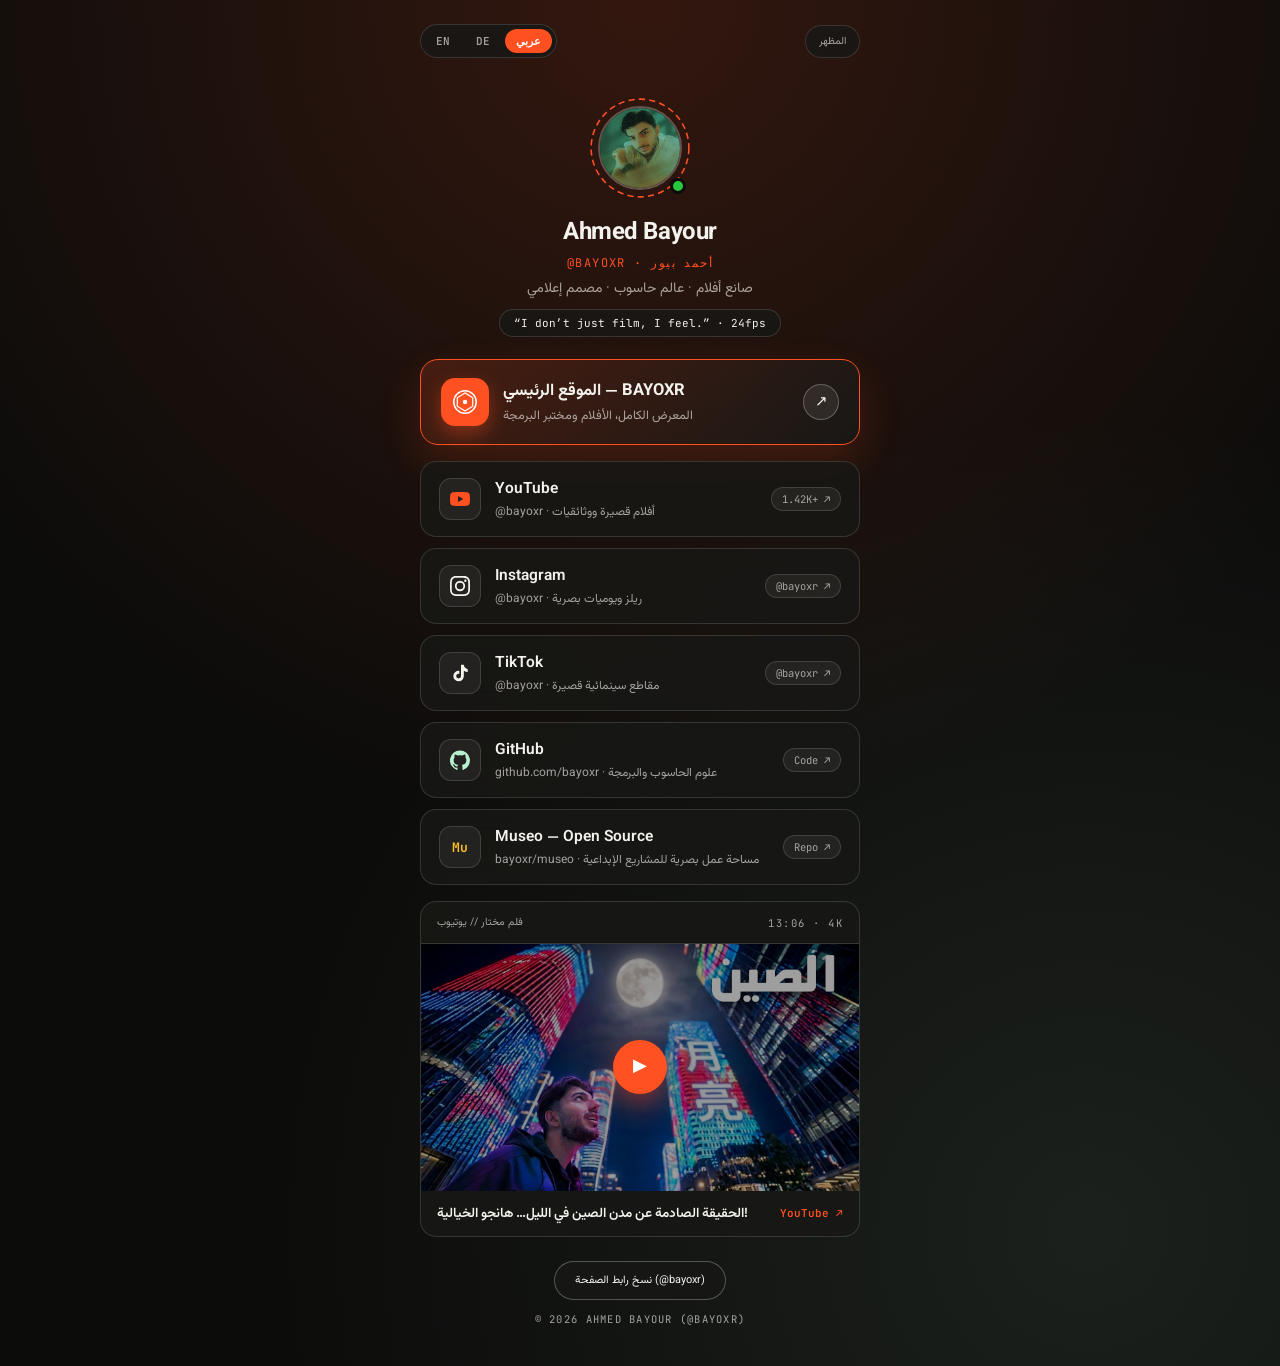
<file: links/index.html>
<!DOCTYPE html>
<html lang="en">
<head>
  <base href="../" />
  <meta charset="UTF-8" />
  <meta name="viewport" content="width=device-width, initial-scale=1.0, viewport-fit=cover" />
  <title>Ahmed Bayour (@bayoxr) — Links</title>
  <meta name="description" content="Ahmed Bayour (@bayoxr) — Filmmaker, Computer Scientist & Media Designer. Official links to YouTube, Instagram, TikTok, GitHub & Main Portfolio." />
  <link rel="preconnect" href="https://fonts.googleapis.com" />
  <link rel="preconnect" href="https://fonts.gstatic.com" crossorigin />
  <link href="https://fonts.googleapis.com/css2?family=Fraunces:ital,opsz,wght@0,9..144,400;1,9..144,400&family=JetBrains+Mono:wght@400;500;600;700&family=Space+Grotesk:wght@400;500;600;700&family=Vazirmatn:wght@400;500;600;700&display=swap" rel="stylesheet" />
  <style>
    @font-face {
      font-family: "Fira Code Local";
      src: url("assets/fonts/firacode.ttf") format("truetype");
      font-weight: 300 700;
      font-display: swap;
    }
    @font-face {
      font-family: "Vazirmatn Local";
      src: url("assets/fonts/vazirmatn.ttf") format("truetype");
      font-weight: 100 900;
      font-display: swap;
    }

    :root {
      --bg: #0c0c0b;
      --bg-card: rgba(24, 24, 22, 0.86);
      --bg-card-hover: rgba(34, 33, 30, 0.96);
      --fg: #f5f3ee;
      --fg-muted: rgba(245, 243, 238, 0.64);
      --line: rgba(245, 243, 238, 0.14);
      --line-strong: rgba(245, 243, 238, 0.28);
      --vermilion: #ff5121;
      --mint: #b8f0d0;
      --mint-ink: #0f2419;
      --font-sans: "Space Grotesk", "Vazirmatn Local", -apple-system, BlinkMacSystemFont, sans-serif;
      --font-mono: "JetBrains Mono", "Fira Code Local", monospace;
      --font-ar: "Vazirmatn Local", "Vazirmatn", sans-serif;
    }

    [data-theme="light"] {
      --bg: #f6f4ef;
      --bg-card: rgba(255, 255, 255, 0.9);
      --bg-card-hover: #ffffff;
      --fg: #141413;
      --fg-muted: rgba(20, 20, 19, 0.64);
      --line: rgba(20, 20, 19, 0.12);
      --line-strong: rgba(20, 20, 19, 0.26);
      --vermilion: #e94314;
    }

    *, *::before, *::after {
      margin: 0;
      padding: 0;
      box-sizing: border-box;
      -webkit-tap-highlight-color: transparent;
    }

    body {
      font-family: var(--font-sans);
      background:
        radial-gradient(circle at 50% 0%, rgba(255, 81, 33, 0.16), transparent 55%),
        radial-gradient(circle at 85% 90%, rgba(184, 240, 208, 0.09), transparent 50%),
        var(--bg);
      color: var(--fg);
      min-height: 100dvh;
      display: flex;
      flex-direction: column;
      align-items: center;
      padding: 18px 16px 40px;
      overflow-x: hidden;
      -webkit-font-smoothing: antialiased;
      transition: background-color 0.35s ease, color 0.35s ease;
    }

    body[data-lang="ar"] {
      font-family: var(--font-ar);
    }
    body[data-lang="ar"] [data-ar] {
      font-family: var(--font-ar);
      letter-spacing: 0 !important;
    }

    /* Subtle Film Grain */
    .grain {
      pointer-events: none;
      position: fixed;
      inset: 0;
      z-index: 50;
      opacity: 0.28;
      mix-blend-mode: overlay;
      background-image: url("data:image/svg+xml,%3Csvg xmlns='http://www.w3.org/2000/svg' width='160' height='160'%3E%3Cfilter id='n'%3E%3CfeTurbulence type='fractalNoise' baseFrequency='0.78' numOctaves='2' stitchTiles='stitch'/%3E%3CfeColorMatrix values='0 0 0 0 0 0 0 0 0 0 0 0 0 0 0 0 0 0 0.08 0'/%3E%3C/filter%3E%3Crect width='160' height='160' filter='url(%23n)'/%3E%3C/svg%3E");
    }

    a {
      color: inherit;
      text-decoration: none;
    }
    button {
      font: inherit;
      color: inherit;
      background: none;
      border: none;
      cursor: pointer;
    }

    .hub-shell {
      width: 100%;
      max-width: 440px;
      position: relative;
      z-index: 2;
      display: flex;
      flex-direction: column;
      gap: 16px;
    }

    /* Top Controls Bar */
    .hub-topbar {
      display: flex;
      justify-content: space-between;
      align-items: center;
      padding: 6px 0;
    }
    .lang-switcher {
      display: inline-flex;
      gap: 4px;
      padding: 4px;
      border-radius: 999px;
      background: var(--bg-card);
      border: 1px solid var(--line);
      backdrop-filter: blur(12px);
    }
    .lang-pill {
      padding: 5px 11px;
      border-radius: 999px;
      font-family: var(--font-mono);
      font-size: 11px;
      font-weight: 600;
      color: var(--fg-muted);
      transition: all 0.2s ease;
    }
    .lang-pill.is-active {
      background: var(--vermilion);
      color: #ffffff;
    }
    .theme-btn {
      padding: 7px 13px;
      border-radius: 999px;
      background: var(--bg-card);
      border: 1px solid var(--line);
      font-family: var(--font-mono);
      font-size: 10.5px;
      letter-spacing: 0.12em;
      text-transform: uppercase;
      color: var(--fg-muted);
    }

    /* Profile Card */
    .profile-header {
      display: flex;
      flex-direction: column;
      align-items: center;
      text-align: center;
      padding: 16px 12px 6px;
    }
    .avatar-ring-wrap {
      position: relative;
      width: 104px;
      height: 104px;
      display: flex;
      align-items: center;
      justify-content: center;
      margin-bottom: 14px;
    }
    .avatar-ring-svg {
      position: absolute;
      inset: 0;
      width: 100%;
      height: 100%;
      color: var(--vermilion);
      animation: spinRing 18s linear infinite;
    }
    @keyframes spinRing {
      to { transform: rotate(360deg); }
    }
    .avatar-img {
      width: 84px;
      height: 84px;
      border-radius: 50%;
      object-fit: cover;
      border: 2px solid var(--line-strong);
    }
    .status-dot {
      position: absolute;
      bottom: 6px;
      right: 6px;
      width: 16px;
      height: 16px;
      border-radius: 50%;
      background: #27c93f;
      border: 3px solid var(--bg);
    }

    .profile-name {
      font-size: 24px;
      font-weight: 700;
      letter-spacing: -0.02em;
      display: flex;
      align-items: center;
      gap: 8px;
    }
    .profile-handle {
      font-family: var(--font-mono);
      font-size: 12px;
      color: var(--vermilion);
      letter-spacing: 0.12em;
      margin-top: 3px;
    }
    .profile-roles {
      font-size: 14px;
      color: var(--fg-muted);
      margin-top: 8px;
      line-height: 1.45;
      max-width: 34ch;
    }
    .profile-quote {
      margin-top: 10px;
      padding: 6px 14px;
      border-radius: 999px;
      background: var(--bg-card);
      border: 1px solid var(--line);
      font-family: var(--font-mono);
      font-size: 11px;
      color: var(--fg);
    }

    /* Hero Main Website Button with Custom BAYOXR Aperture Logo */
    .main-site-card {
      position: relative;
      display: flex;
      align-items: center;
      justify-content: space-between;
      gap: 14px;
      padding: 18px 20px;
      border-radius: 18px;
      background: linear-gradient(135deg, rgba(255, 81, 33, 0.18), rgba(24, 24, 22, 0.95));
      border: 1.5px solid var(--vermilion);
      box-shadow: 0 18px 40px rgba(255, 81, 33, 0.18);
      transition: transform 0.25s cubic-bezier(0.22, 1, 0.36, 1), box-shadow 0.25s ease;
    }
    .main-site-card:hover, .main-site-card:active {
      transform: translateY(-3px) scale(1.01);
      box-shadow: 0 22px 48px rgba(255, 81, 33, 0.28);
    }
    .main-site-left {
      display: flex;
      align-items: center;
      gap: 14px;
    }
    .logo-badge {
      width: 48px;
      height: 48px;
      border-radius: 14px;
      background: var(--vermilion);
      color: #ffffff;
      display: flex;
      align-items: center;
      justify-content: center;
      flex-shrink: 0;
      box-shadow: 0 8px 20px rgba(255, 81, 33, 0.4);
    }
    .logo-badge svg {
      width: 28px;
      height: 28px;
      animation: spinRing 16s linear infinite;
    }
    .main-site-text h2 {
      font-size: 16.5px;
      font-weight: 700;
      letter-spacing: -0.01em;
    }
    .main-site-text p {
      font-size: 12.5px;
      color: var(--fg-muted);
      margin-top: 2px;
    }
    .main-site-arrow {
      width: 36px;
      height: 36px;
      border-radius: 50%;
      background: rgba(255, 255, 255, 0.08);
      border: 1px solid var(--line-strong);
      display: flex;
      align-items: center;
      justify-content: center;
      font-size: 15px;
      flex-shrink: 0;
    }

    /* Social Link Cards Stack */
    .links-stack {
      display: flex;
      flex-direction: column;
      gap: 11px;
    }
    .link-card {
      display: flex;
      align-items: center;
      justify-content: space-between;
      gap: 14px;
      padding: 15px 18px;
      border-radius: 16px;
      background: var(--bg-card);
      border: 1px solid var(--line);
      backdrop-filter: blur(12px);
      transition: transform 0.22s cubic-bezier(0.22, 1, 0.36, 1), border-color 0.22s ease, background 0.22s ease;
    }
    .link-card:hover, .link-card:active {
      transform: translateY(-2px);
      border-color: var(--vermilion);
      background: var(--bg-card-hover);
    }
    .link-card.mint-accent:hover {
      border-color: var(--mint);
    }
    .link-left {
      display: flex;
      align-items: center;
      gap: 14px;
      min-width: 0;
    }
    .link-icon {
      width: 42px;
      height: 42px;
      border-radius: 12px;
      background: rgba(255, 255, 255, 0.06);
      border: 1px solid var(--line);
      display: flex;
      align-items: center;
      justify-content: center;
      flex-shrink: 0;
      color: var(--fg);
    }
    .link-icon svg {
      width: 20px;
      height: 20px;
      fill: currentColor;
    }
    .link-info {
      min-width: 0;
    }
    .link-title {
      font-size: 15.5px;
      font-weight: 600;
      display: flex;
      align-items: center;
      gap: 8px;
    }
    .link-sub {
      font-size: 12px;
      color: var(--fg-muted);
      margin-top: 2px;
      white-space: nowrap;
      overflow: hidden;
      text-overflow: ellipsis;
    }
    .link-badge {
      font-family: var(--font-mono);
      font-size: 10.5px;
      padding: 4px 10px;
      border-radius: 999px;
      background: rgba(255, 255, 255, 0.06);
      border: 1px solid var(--line);
      color: var(--fg-muted);
      flex-shrink: 0;
    }

    /* Featured Video Card */
    .video-spotlight {
      border-radius: 16px;
      background: var(--bg-card);
      border: 1px solid var(--line);
      overflow: hidden;
    }
    .video-spotlight-top {
      padding: 12px 16px;
      display: flex;
      justify-content: space-between;
      align-items: center;
      font-family: var(--font-mono);
      font-size: 10.5px;
      letter-spacing: 0.14em;
      color: var(--fg-muted);
      border-bottom: 1px solid var(--line);
    }
    .video-thumb-btn {
      position: relative;
      width: 100%;
      aspect-ratio: 16 / 9;
      display: block;
      overflow: hidden;
      background: #000;
    }
    .video-thumb-btn img {
      width: 100%;
      height: 100%;
      object-fit: cover;
      opacity: 0.86;
      transition: transform 0.4s ease;
    }
    .video-thumb-btn:hover img {
      transform: scale(1.04);
    }
    .video-play-badge {
      position: absolute;
      inset: 0;
      display: flex;
      align-items: center;
      justify-content: center;
      background: rgba(0, 0, 0, 0.28);
    }
    .video-play-circle {
      width: 54px;
      height: 54px;
      border-radius: 50%;
      background: var(--vermilion);
      color: #fff;
      display: flex;
      align-items: center;
      justify-content: center;
      font-size: 18px;
      box-shadow: 0 12px 28px rgba(255, 81, 33, 0.5);
    }
    .video-caption {
      padding: 12px 16px;
      display: flex;
      justify-content: space-between;
      align-items: center;
      gap: 10px;
      font-size: 13.5px;
      font-weight: 600;
    }

    /* Footer Copy Action */
    .hub-footer {
      margin-top: 8px;
      display: flex;
      flex-direction: column;
      align-items: center;
      gap: 12px;
      text-align: center;
    }
    .copy-pill {
      padding: 10px 20px;
      border-radius: 999px;
      background: var(--bg-card);
      border: 1px solid var(--line-strong);
      font-family: var(--font-mono);
      font-size: 11px;
      letter-spacing: 0.1em;
      transition: all 0.2s ease;
    }
    .copy-pill:hover, .copy-pill:active {
      border-color: var(--mint);
      color: var(--mint);
    }
    .hub-copyright {
      font-family: var(--font-mono);
      font-size: 10.5px;
      color: var(--fg-muted);
      letter-spacing: 0.12em;
    }
  </style>
</head>
<body data-theme="dark" data-lang="en">
  <div class="grain" aria-hidden="true"></div>

  <main class="hub-shell">
    <!-- Top Language & Theme Bar -->
    <header class="hub-topbar">
      <div class="lang-switcher" role="group" aria-label="Language Switcher">
        <button class="lang-pill is-active" type="button" data-set-lang="en">EN</button>
        <button class="lang-pill" type="button" data-set-lang="de">DE</button>
        <button class="lang-pill" type="button" data-set-lang="ar">&#1593;&#1585;&#1576;&#1610;</button>
      </div>
      <button class="theme-btn" id="themeBtn" type="button" data-en="DARK / LIGHT" data-de="DARK / LIGHT" data-ar="المظهر">DARK / LIGHT</button>
    </header>

    <!-- Profile Identity -->
    <section class="profile-header">
      <div class="avatar-ring-wrap">
        <svg class="avatar-ring-svg" viewBox="0 0 100 100" aria-hidden="true">
          <circle cx="50" cy="50" r="47" fill="none" stroke="currentColor" stroke-width="1.5" stroke-dasharray="6 4" />
        </svg>
        <img class="avatar-img" src="assets/thumbs/avatar.jpg" alt="Ahmed Bayour (@bayoxr)" />
        <span class="status-dot" title="Active"></span>
      </div>
      <h1 class="profile-name">Ahmed Bayour</h1>
      <span class="profile-handle">@BAYOXR &middot; &#1571;&#1581;&#1605;&#1583; &#1576;&#1610;&#1608;&#1585;</span>
      <p class="profile-roles" data-en="Filmmaker &middot; Computer Scientist &middot; Media Designer" data-de="Filmmaker &middot; Informatiker &middot; Mediendesigner" data-ar="صانع أفلام &middot; عالم حاسوب &middot; مصمم إعلامي">
        Filmmaker &middot; Computer Scientist &middot; Media Designer
      </p>
      <div class="profile-quote">&ldquo;I don&rsquo;t just film, I feel.&rdquo; &middot; 24fps</div>
    </section>

    <!-- PRIMARY CTA: Button with Custom BAYOXR Logo to Main Website -->
    <a class="main-site-card" href="index.html">
      <div class="main-site-left">
        <div class="logo-badge" aria-hidden="true">
          <svg viewBox="0 0 40 40">
            <circle cx="20" cy="20" r="16" fill="none" stroke="currentColor" stroke-width="2.2" />
            <polygon points="20,7 31,14 31,26 20,33 9,26 9,14" fill="none" stroke="currentColor" stroke-width="1.8" />
            <circle cx="20" cy="20" r="3.2" fill="currentColor" />
          </svg>
        </div>
        <div class="main-site-text">
          <h2 data-en="BAYOXR — Main Website" data-de="BAYOXR — Haupt-Website" data-ar="الموقع الرئيسي — BAYOXR">BAYOXR — Main Website</h2>
          <p data-en="Full Portfolio, Showreel &amp; Interactive Lab" data-de="komplettes Portfolio, Showreel &amp; CS Lab" data-ar="المعرض الكامل، الأفلام ومختبر البرمجة">Full Portfolio, Showreel &amp; Interactive Lab</p>
        </div>
      </div>
      <span class="main-site-arrow">&#8599;</span>
    </a>

    <!-- ALL SOCIAL MEDIA & GITHUB LINKS -->
    <nav class="links-stack" aria-label="Social Media and GitHub Links">
      <!-- YouTube -->
      <a class="link-card" href="https://www.youtube.com/@bayoxr" target="_blank" rel="noopener">
        <div class="link-left">
          <div class="link-icon" style="color:#ff5121;">
            <svg viewBox="0 0 24 24"><path d="M23.5 6.2a3 3 0 0 0-2.1-2.1C19.5 3.5 12 3.5 12 3.5s-7.5 0-9.4.6A3 3 0 0 0 .5 6.2 31.5 31.5 0 0 0 0 12a31.5 31.5 0 0 0 .5 5.8 3 3 0 0 0 2.1 2.1c1.9.6 9.4.6 9.4.6s7.5 0 9.4-.6a3 3 0 0 0 2.1-2.1c.5-1.9.5-5.8.5-5.8s0-3.9-.5-5.8zM9.6 15.6V8.4l6.3 3.6-6.3 3.6z"/></svg>
          </div>
          <div class="link-info">
            <div class="link-title">YouTube</div>
            <div class="link-sub" data-en="@bayoxr &middot; Short Films, Docs &amp; Vlogs" data-de="@bayoxr &middot; Kurzfilme, Dokus &amp; Vlogs" data-ar="@bayoxr &middot; أفلام قصيرة ووثائقيات">@bayoxr &middot; Short Films, Docs &amp; Vlogs</div>
          </div>
        </div>
        <span class="link-badge">1.42K+ &#8599;</span>
      </a>

      <!-- Instagram -->
      <a class="link-card" href="https://www.instagram.com/bayoxr" target="_blank" rel="noopener">
        <div class="link-left">
          <div class="link-icon">
            <svg viewBox="0 0 24 24"><path d="M12 2.2c3.2 0 3.6 0 4.9.1 1.2.1 1.8.2 2.2.4.6.2 1 .5 1.4.9.4.4.7.8.9 1.4.2.4.4 1.1.4 2.2.1 1.3.1 1.6.1 4.8s0 3.6-.1 4.9c-.1 1.2-.2 1.8-.4 2.2-.2.6-.5 1-.9 1.4-.4.4-.8.7-1.4.9-.4.2-1.1.4-2.2.4-1.3.1-1.6.1-4.9.1s-3.6 0-4.9-.1c-1.2-.1-1.8-.2-2.2-.4a3.9 3.9 0 0 1-2.3-2.3c-.2-.4-.4-1.1-.4-2.2-.1-1.3-.1-1.6-.1-4.9s0-3.6.1-4.9c.1-1.2.2-1.8.4-2.2.2-.6.5-1 .9-1.4.4-.4.8-.7 1.4-.9.4-.2 1.1-.4 2.2-.4 1.3-.1 1.6-.1 4.9-.1zM12 0C8.7 0 8.3 0 7.1.1 5.8.1 4.9.3 4.1.6c-.8.3-1.5.7-2.2 1.4A6 6 0 0 0 .6 4.1C.3 4.9.1 5.8.1 7.1 0 8.3 0 8.7 0 12s0 3.7.1 4.9c.1 1.3.2 2.2.6 2.9.3.8.7 1.5 1.4 2.2.7.7 1.3 1.1 2.2 1.4.8.3 1.6.5 2.9.6 1.2.1 1.6.1 4.8.1s3.7 0 4.9-.1c1.3-.1 2.2-.2 2.9-.6.8-.3 1.5-.7 2.2-1.4.7-.7 1.1-1.3 1.4-2.2.3-.8.5-1.6.6-2.9.1-1.2.1-1.6.1-4.9s0-3.7-.1-4.9c-.1-1.3-.2-2.2-.6-2.9-.3-.8-.7-1.5-1.4-2.2A6 6 0 0 0 19.9.6C19.1.3 18.2.1 16.9.1 15.7 0 15.3 0 12 0zm0 5.8a6.2 6.2 0 1 0 0 12.4 6.2 6.2 0 0 0 0-12.4zm0 10.2a4 4 0 1 1 0-8 4 4 0 0 1 0 8zm6.4-11.8a1.4 1.4 0 1 0 0 2.9 1.4 1.4 0 0 0 0-2.9z"/></svg>
          </div>
          <div class="link-info">
            <div class="link-title">Instagram</div>
            <div class="link-sub" data-en="@bayoxr &middot; Reels, Visuals &amp; Behind the Scenes" data-de="@bayoxr &middot; Reels, Visuals &amp; Behind the Scenes" data-ar="@bayoxr &middot; ريلز ويوميات بصرية">@bayoxr &middot; Reels, Visuals &amp; Behind the Scenes</div>
          </div>
        </div>
        <span class="link-badge">@bayoxr &#8599;</span>
      </a>

      <!-- TikTok -->
      <a class="link-card" href="https://www.tiktok.com/@bayoxr" target="_blank" rel="noopener">
        <div class="link-left">
          <div class="link-icon">
            <svg viewBox="0 0 24 24"><path d="M19.6 6.7a4.8 4.8 0 0 1-3-4.3V2h-3.4v13.7a2.9 2.9 0 0 1-5.8 0 2.9 2.9 0 0 1 3.8-2.7V9.5a6.3 6.3 0 1 0 5.4 6.2V9.3a8.1 8.1 0 0 0 4.7 1.5V7.4c-.6 0-1.2-.3-1.7-.7z"/></svg>
          </div>
          <div class="link-info">
            <div class="link-title">TikTok</div>
            <div class="link-sub" data-en="@bayoxr &middot; Short-Form Cinema &amp; Clips" data-de="@bayoxr &middot; Short-Form Cinema &amp; Clips" data-ar="@bayoxr &middot; مقاطع سينمائية قصيرة">@bayoxr &middot; Short-Form Cinema &amp; Clips</div>
          </div>
        </div>
        <span class="link-badge">@bayoxr &#8599;</span>
      </a>

      <!-- GitHub Profile -->
      <a class="link-card mint-accent" href="https://github.com/bayoxr" target="_blank" rel="noopener">
        <div class="link-left">
          <div class="link-icon" style="color:var(--mint);">
            <svg viewBox="0 0 24 24"><path d="M12 .5a12 12 0 0 0-3.8 23.4c.6.1.8-.3.8-.6v-2.2c-3.3.7-4-1.4-4-1.4-.6-1.4-1.3-1.8-1.3-1.8-1.1-.7.1-.7.1-.7 1.2.1 1.8 1.2 1.8 1.2 1.1 1.8 2.8 1.3 3.5 1 .1-.8.4-1.3.8-1.6-2.7-.3-5.5-1.3-5.5-5.9 0-1.3.5-2.4 1.2-3.2-.1-.3-.5-1.5.1-3.2 0 0 1-.3 3.3 1.2a11.5 11.5 0 0 1 6 0c2.3-1.5 3.3-1.2 3.3-1.2.6 1.7.2 2.9.1 3.2.8.8 1.2 1.9 1.2 3.2 0 4.6-2.8 5.6-5.5 5.9.4.4.8 1.1.8 2.2v3.3c0 .3.2.7.8.6A12 12 0 0 0 12 .5z"/></svg>
          </div>
          <div class="link-info">
            <div class="link-title">GitHub</div>
            <div class="link-sub" data-en="github.com/bayoxr &middot; Computer Science &amp; Code" data-de="github.com/bayoxr &middot; Informatik &amp; Code" data-ar="github.com/bayoxr &middot; علوم الحاسوب والبرمجة">github.com/bayoxr &middot; Computer Science &amp; Code</div>
          </div>
        </div>
        <span class="link-badge">Code &#8599;</span>
      </a>

      <!-- Museo Flagship Open Source Repo -->
      <a class="link-card mint-accent" href="https://github.com/bayoxr/museo" target="_blank" rel="noopener">
        <div class="link-left">
          <div class="link-icon" style="color:#fbbf24;font-family:var(--font-mono);font-weight:700;font-size:13px;">
            Mu
          </div>
          <div class="link-info">
            <div class="link-title">Museo &mdash; Open Source</div>
            <div class="link-sub" data-en="bayoxr/museo &middot; Visual Workspace for Creative Projects" data-de="bayoxr/museo &middot; Visueller Workspace für Kreativprojekte" data-ar="bayoxr/museo &middot; مساحة عمل بصرية للمشاريع الإبداعية">bayoxr/museo &middot; Visual Workspace for Creative Projects</div>
          </div>
        </div>
        <span class="link-badge">Repo &#8599;</span>
      </a>
    </nav>

    <!-- Featured YouTube Video Card -->
    <section class="video-spotlight" aria-label="Featured Film">
      <div class="video-spotlight-top">
        <span data-en="FEATURED FILM // YOUTUBE" data-de="FEATURED FILM // YOUTUBE" data-ar="فلم مختار // يوتيوب">FEATURED FILM // YOUTUBE</span>
        <span>13:06 &middot; 4K</span>
      </div>
      <div id="videoMount">
        <button class="video-thumb-btn" id="playFeaturedBtn" type="button" aria-label="Play Featured Video">
          <img src="assets/thumbs/NxxHqwq5Yxw.jpg" alt="Magical Hangzhou at Night" />
          <div class="video-play-badge">
            <span class="video-play-circle">&#9654;</span>
          </div>
        </button>
      </div>
      <div class="video-caption">
        <span data-en="Magical Hangzhou at Night" data-de="Magisches Hangzhou bei Nacht" data-ar="الحقيقة الصادمة عن مدن الصين في الليل… هانجو الخيالية!">Magical Hangzhou at Night</span>
        <a href="https://www.youtube.com/watch?v=NxxHqwq5Yxw" target="_blank" rel="noopener" style="font-family:var(--font-mono);font-size:11px;color:var(--vermilion);">YouTube &#8599;</a>
      </div>
    </section>

    <!-- Footer Share / Copy -->
    <footer class="hub-footer">
      <button class="copy-pill" id="copyBioLinkBtn" type="button" data-en="Copy Page Link (@bayoxr)" data-de="Link kopieren (@bayoxr)" data-ar="نسخ رابط الصفحة (@bayoxr)">
        Copy Page Link (@bayoxr)
      </button>
      <div class="hub-copyright">&copy; 2026 AHMED BAYOUR (@BAYOXR)</div>
    </footer>
  </main>

  <script>
    (() => {
      const $$ = (sel) => Array.from(document.querySelectorAll(sel));
      const params = new URLSearchParams(window.location.search);
      const qLang = params.get("lang");
      let saved = null;
      try { saved = localStorage.getItem("bayoxr_lang"); } catch (_) {}
      let currentLang = (qLang && ["en", "de", "ar"].includes(qLang))
        ? qLang
        : (saved && ["en", "de", "ar"].includes(saved)) ? saved : "en";

      function setLang(lang) {
        if (!["en", "de", "ar"].includes(lang)) lang = "en";
        currentLang = lang;
        document.body.dataset.lang = lang;
        document.documentElement.lang = lang;
        try { localStorage.setItem("bayoxr_lang", lang); } catch (_) {}

        $$("[data-set-lang]").forEach((b) => {
          b.classList.toggle("is-active", b.getAttribute("data-set-lang") === lang);
        });
        $$("[data-en]").forEach((el) => {
          const val = el.getAttribute(`data-${lang}`) || el.getAttribute("data-en");
          if (val !== null) el.innerHTML = val;
        });
      }

      $$("[data-set-lang]").forEach((btn) => {
        btn.addEventListener("click", () => setLang(btn.getAttribute("data-set-lang")));
      });
      setLang(currentLang);

      const themeBtn = document.getElementById("themeBtn");
      if (themeBtn) {
        themeBtn.addEventListener("click", () => {
          document.body.dataset.theme = document.body.dataset.theme === "dark" ? "light" : "dark";
        });
      }

      const playBtn = document.getElementById("playFeaturedBtn");
      const videoMount = document.getElementById("videoMount");
      if (playBtn && videoMount) {
        playBtn.addEventListener("click", () => {
          videoMount.innerHTML = '<div style="aspect-ratio:16/9;width:100%;background:#000;"><iframe src="https://www.youtube-nocookie.com/embed/NxxHqwq5Yxw?autoplay=1&rel=0" style="width:100%;height:100%;border:0;" allow="accelerometer; autoplay; clipboard-write; encrypted-media; gyroscope; picture-in-picture" allowfullscreen></iframe></div>';
        });
      }

      const copyBtn = document.getElementById("copyBioLinkBtn");
      if (copyBtn) {
        copyBtn.addEventListener("click", async () => {
          try { await navigator.clipboard.writeText(window.location.href); } catch (_) {}
          const prev = copyBtn.innerHTML;
          copyBtn.textContent = currentLang === "ar" ? "✓ تم نسخ الرابط!" : currentLang === "de" ? "✓ Link kopiert!" : "✓ Link copied!";
          setTimeout(() => { copyBtn.innerHTML = prev; }, 2000);
        });
      }
    })();
  </script>
</body>
</html>
</file>
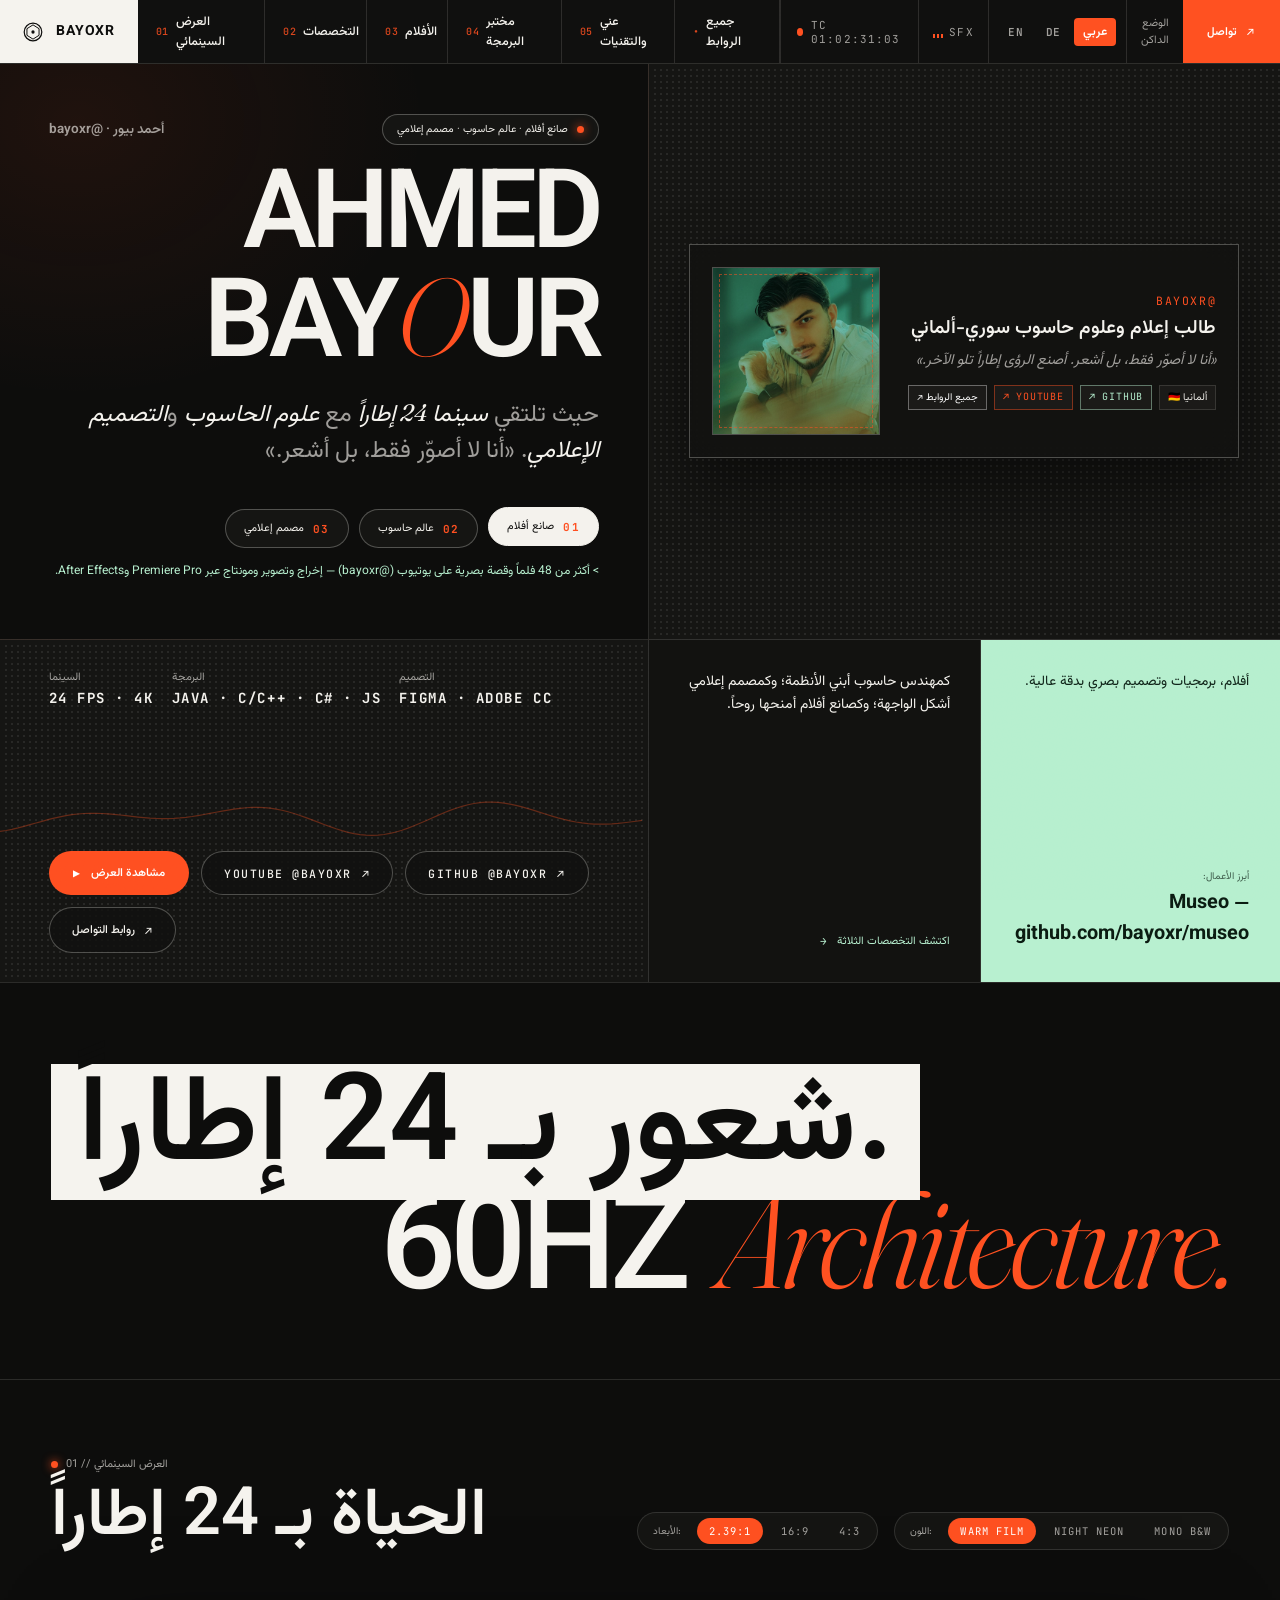
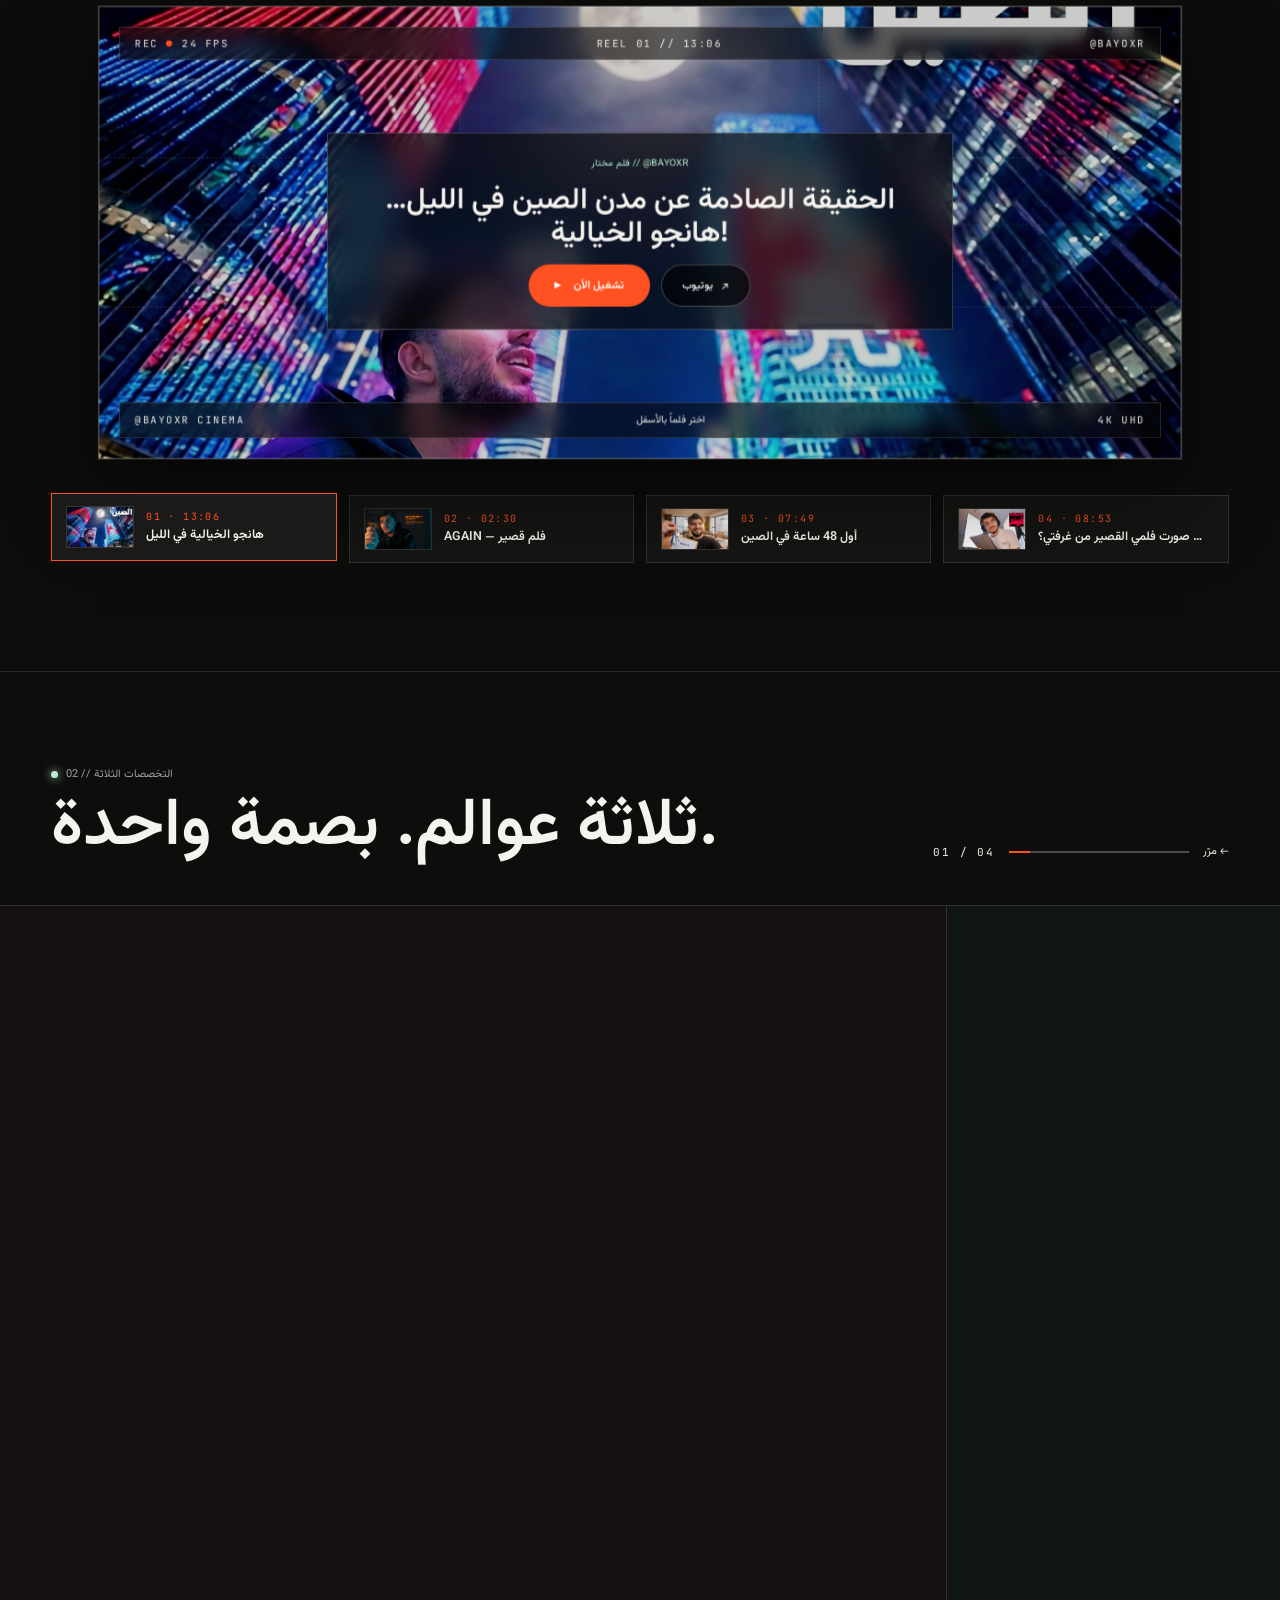
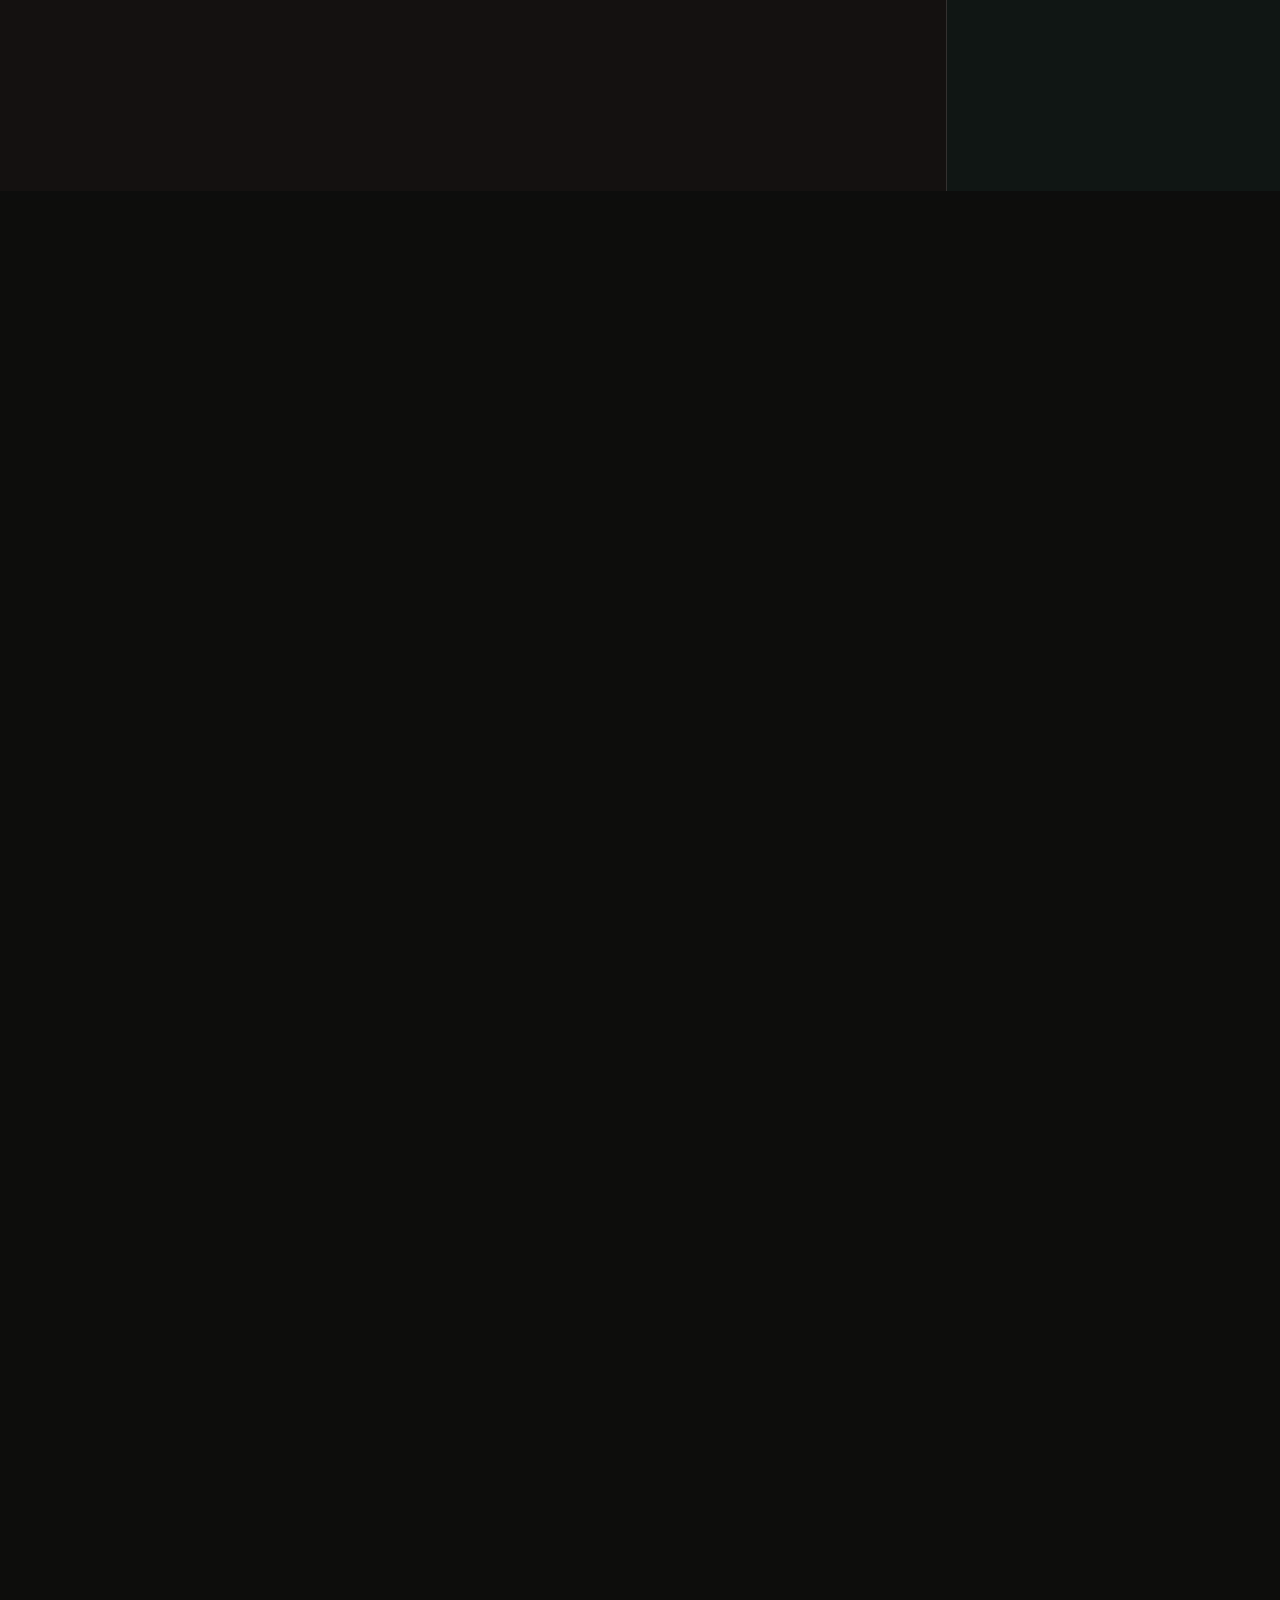
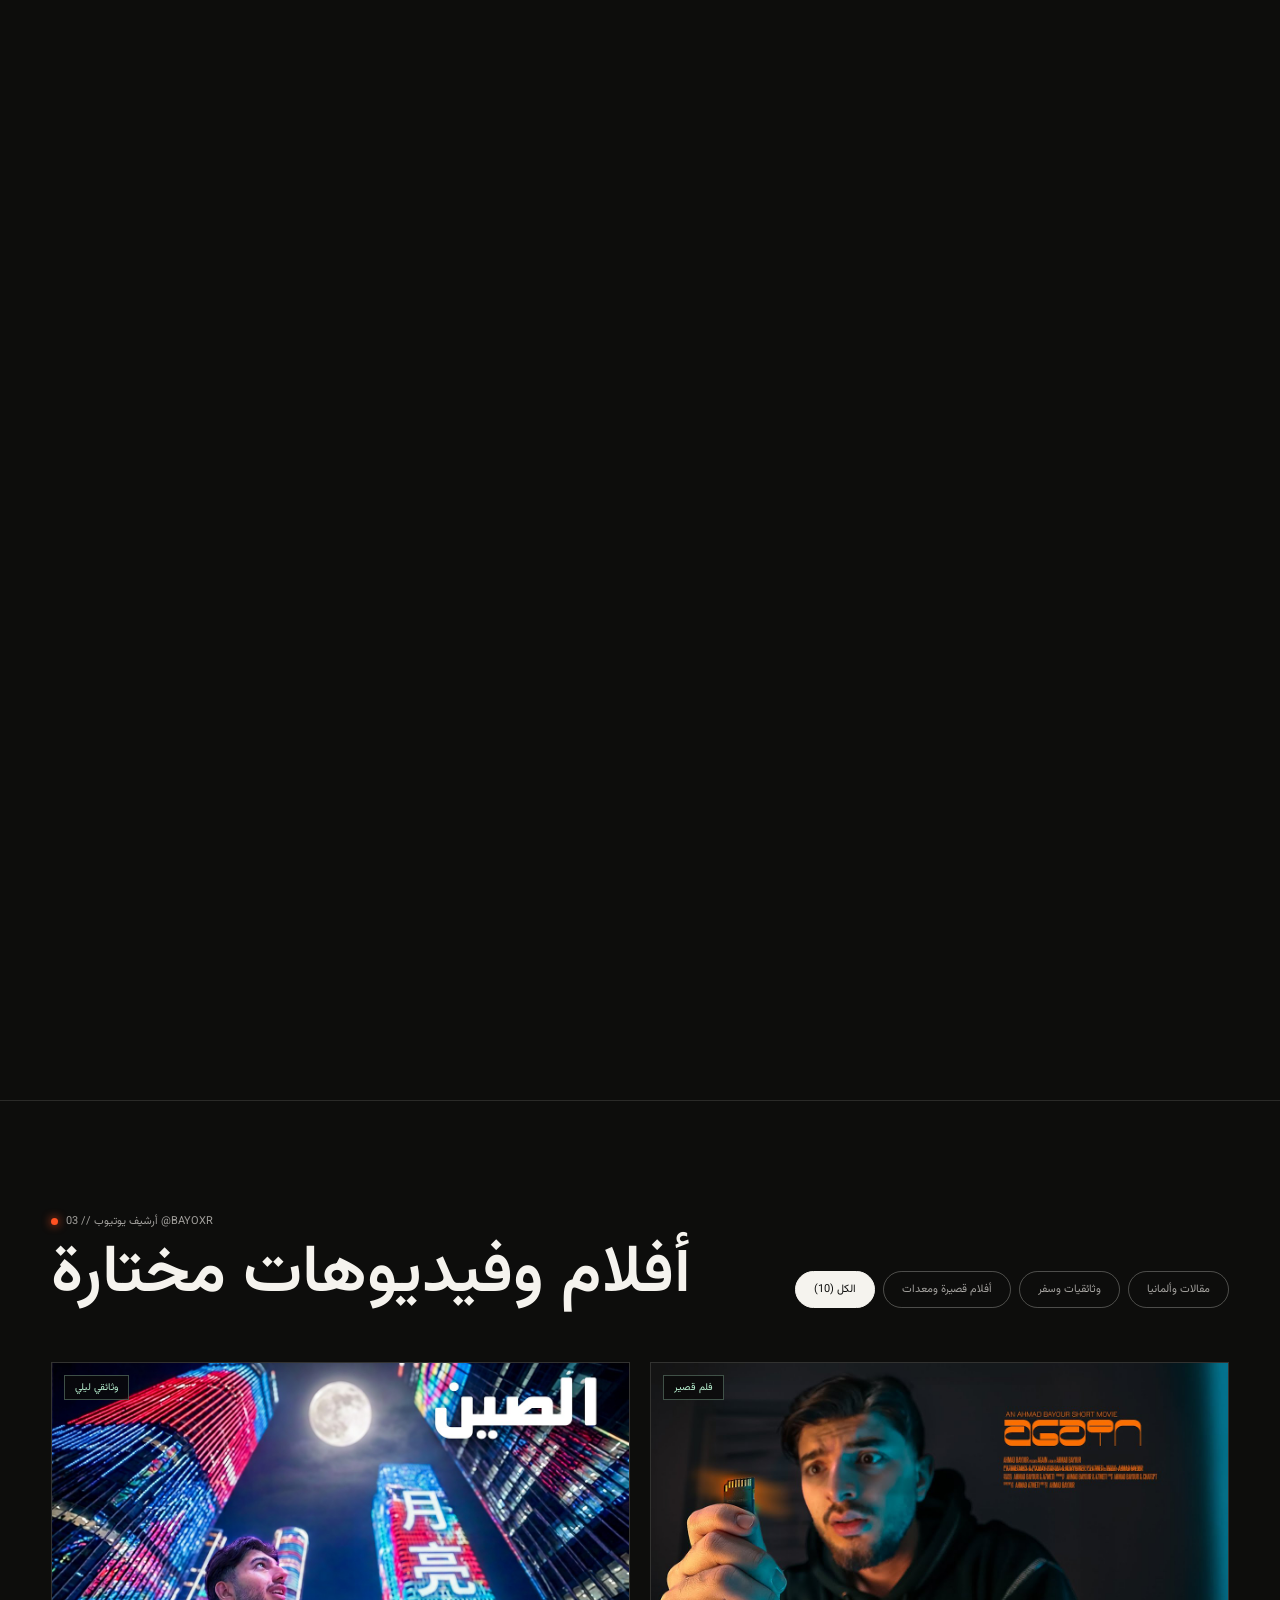
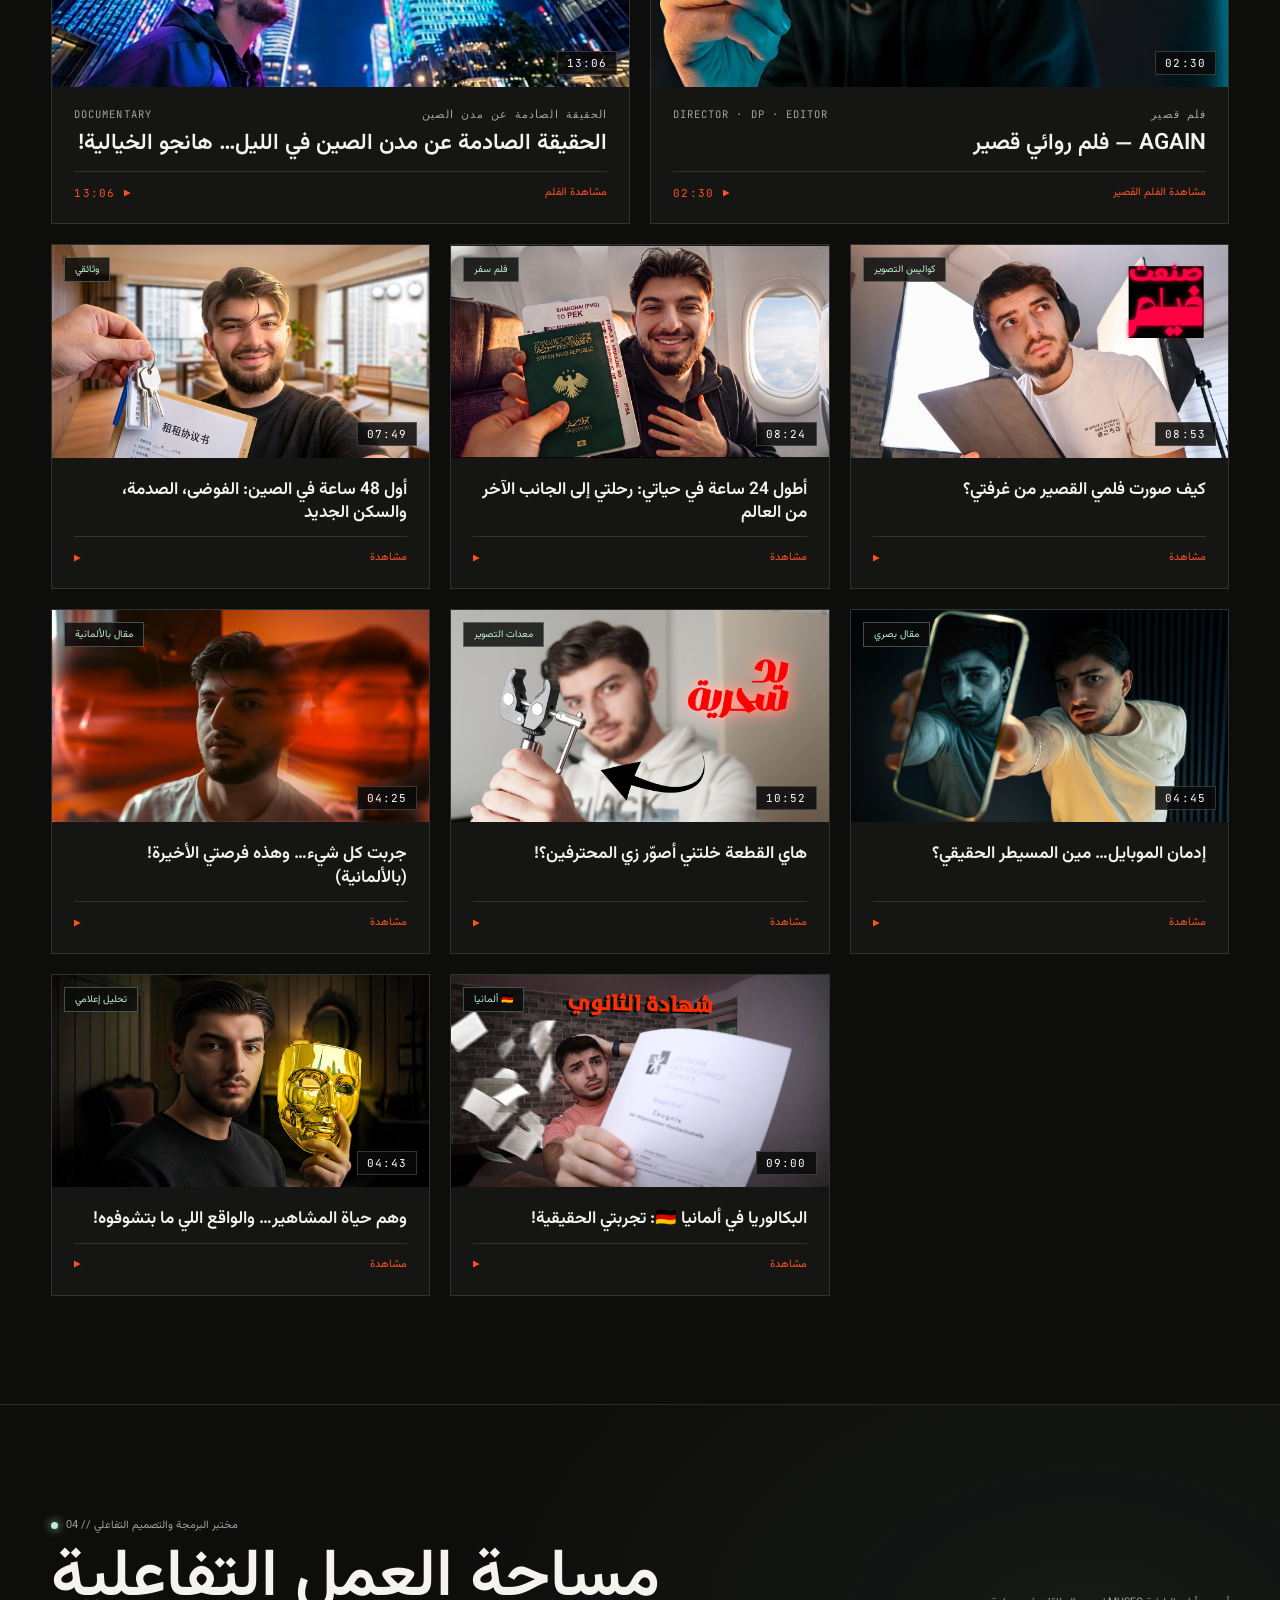
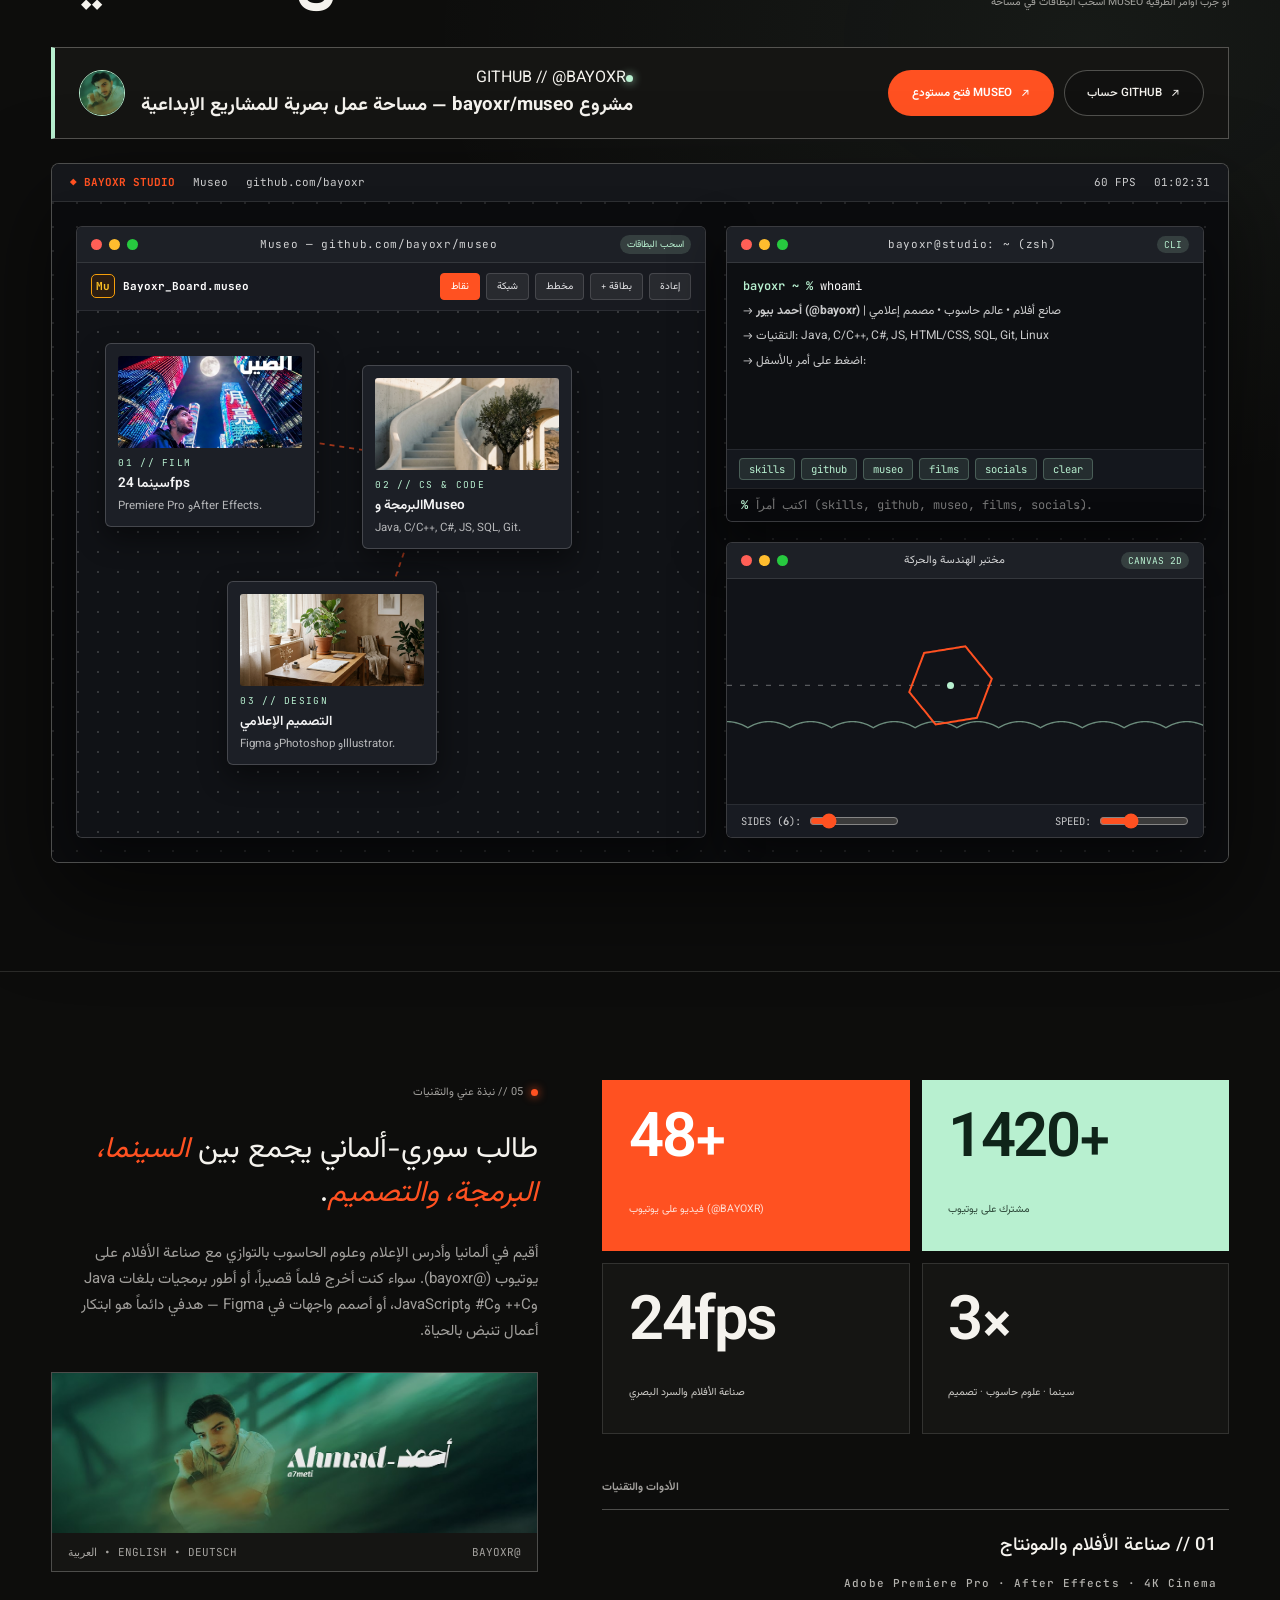
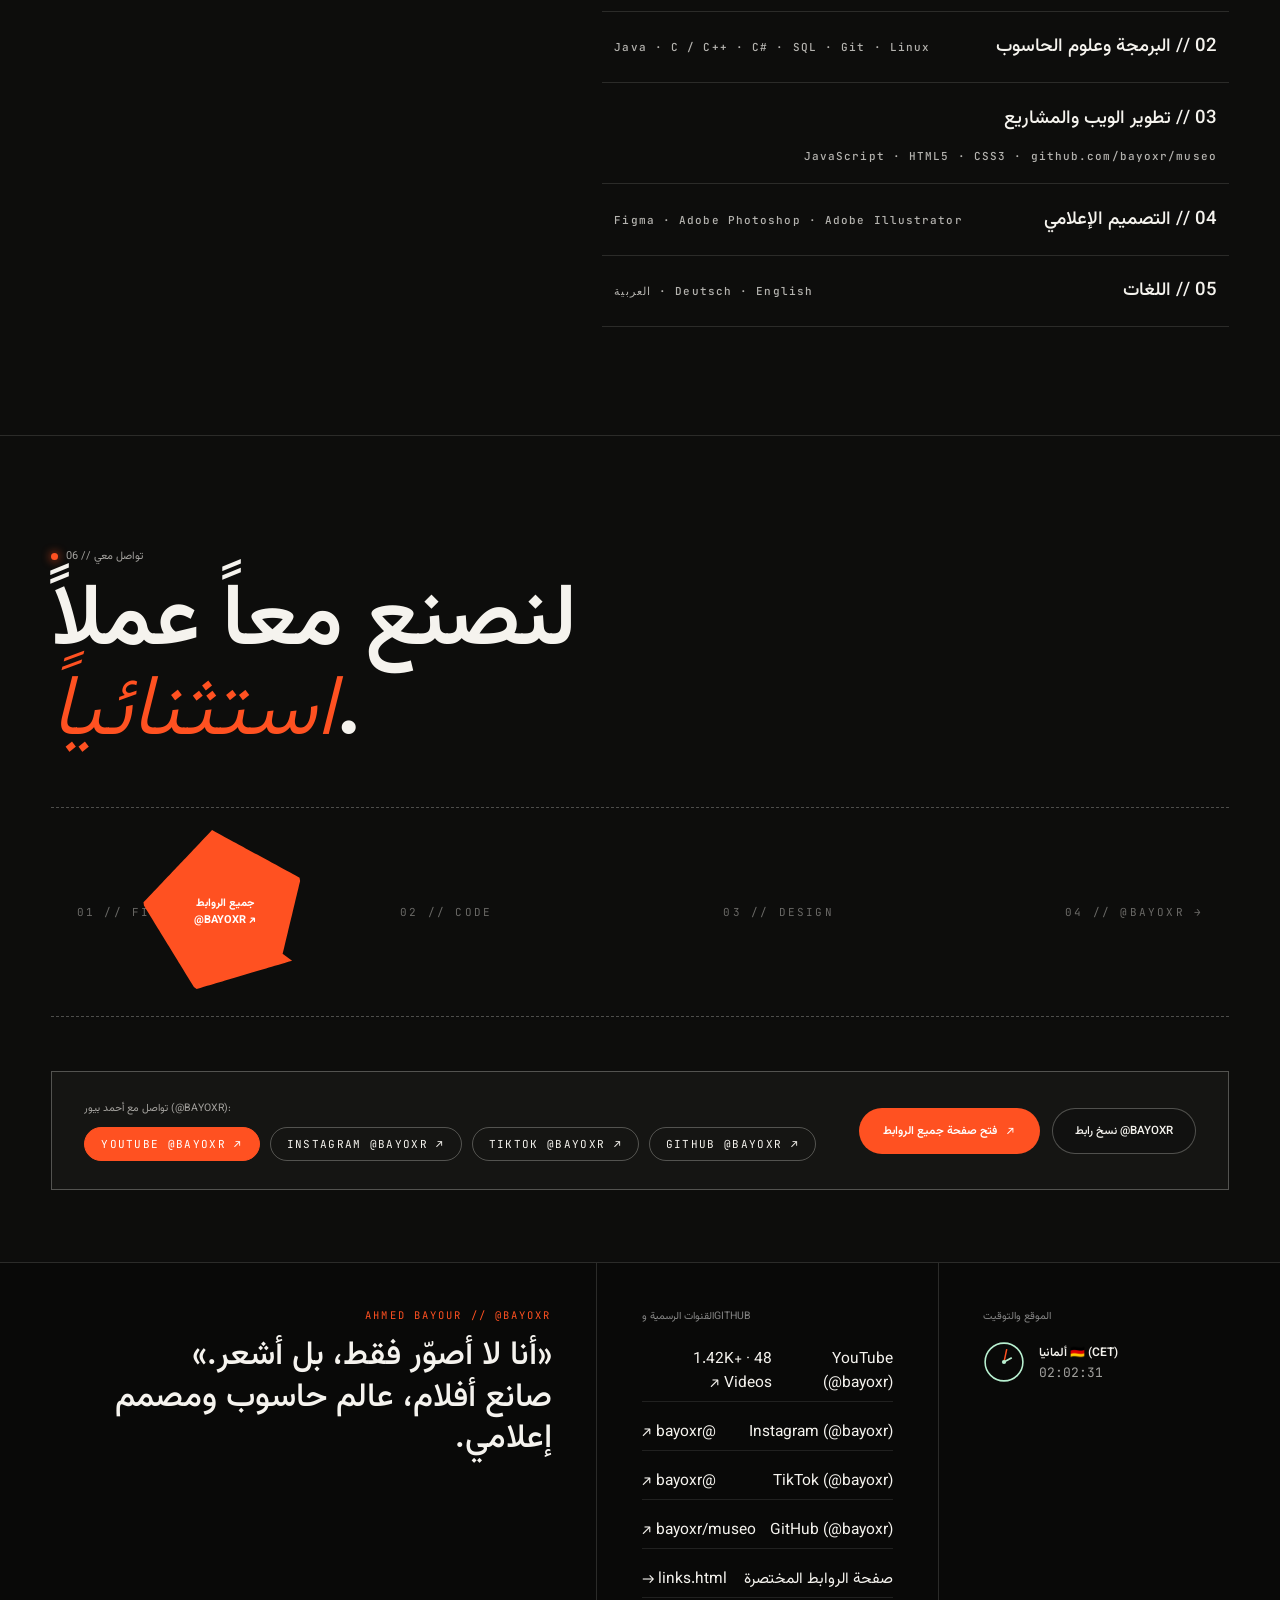
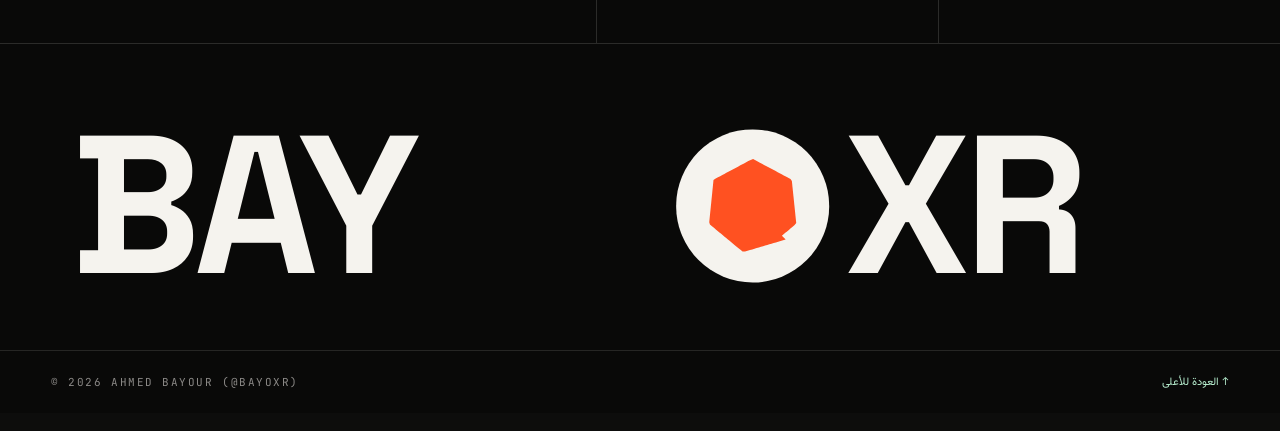
<file: ar.html>
<!DOCTYPE html>
<html lang="ar">
<head>
  <meta charset="UTF-8" />
  <meta name="viewport" content="width=device-width, initial-scale=1.0" />
  <title>Ahmed Bayour (@bayoxr) — Filmmaker · Computer Scientist · Media Designer</title>
  <meta name="description" content="Ahmed Bayour (@bayoxr) — Syrian-German Filmmaker, Computer Scientist & Media Designer based in Germany." />
  <link rel="preconnect" href="https://fonts.googleapis.com" />
  <link rel="preconnect" href="https://fonts.gstatic.com" crossorigin />
  <link href="https://fonts.googleapis.com/css2?family=Fraunces:ital,opsz,wght@0,9..144,300..600;1,9..144,300..500&family=JetBrains+Mono:wght@400;500;600;700&family=Space+Grotesk:wght@300..700&family=Vazirmatn:wght@300..800&display=swap" rel="stylesheet" />
  <link rel="stylesheet" href="css/style.css" />
</head>
<body data-theme="dark" data-lang="ar" class="is-loading">

  <!-- Film Grain Overlay -->
  <div class="grain" aria-hidden="true"></div>

  <!-- Rotating SVG Pointer Follower -->
  <div class="cursor-follower" id="cursorFollower" aria-hidden="true">
    <div class="cursor-follower-bg"></div>
    <svg class="cursor-ring-svg" viewBox="0 0 200 200">
      <defs>
        <path id="cursorCirclePath" d="M100,100 m-76,0 a76,76 0 1,1 152,0 a76,76 0 1,1 -152,0" />
      </defs>
      <text>
        <textPath href="#cursorCirclePath" id="cursorRingText">WATCH FILM · 24FPS CINEMA · PLAY REEL · </textPath>
      </text>
    </svg>
    <span class="cursor-center-icon" id="cursorCenterIcon">&#9654;</span>
  </div>

  <!-- ========================================================================
       BAND 0: 35MM FILM LEADER PRELOADER
       ======================================================================== -->
  <div class="loader" id="loader" aria-label="Loading studio">
    <div class="loader-shutter loader-shutter-top"></div>
    <div class="loader-shutter loader-shutter-bottom"></div>
    <div class="loader-inner">
      <div class="loader-top-row">
        <span>BAYOXR // STUDIO</span>
        <span>24FPS // 60HZ</span>
        <button class="loader-skip" id="loaderSkip" type="button" data-en="SKIP [ESC] &rarr;" data-de="ÜBERSPRINGEN [ESC] &rarr;" data-ar="تخطي [ESC] &larr;">SKIP [ESC] &rarr;</button>
      </div>

      <div class="loader-center">
        <svg class="loader-aperture" viewBox="0 0 100 100" aria-hidden="true">
          <circle cx="50" cy="50" r="44" fill="none" stroke="currentColor" stroke-width="1.8" stroke-dasharray="6 4" />
          <circle cx="50" cy="50" r="32" fill="none" stroke="currentColor" stroke-width="1.5" />
          <polygon points="50,16 80,34 80,66 50,84 20,66 20,34" fill="none" stroke="currentColor" stroke-width="1.5" />
          <line x1="50" y1="6" x2="50" y2="94" stroke="currentColor" stroke-width="0.8" opacity="0.45" />
          <line x1="6" y1="50" x2="94" y2="50" stroke="currentColor" stroke-width="0.8" opacity="0.45" />
          <circle cx="50" cy="50" r="5" fill="currentColor" />
        </svg>
        <div class="loader-wordmark">AHMED BAYOUR</div>
        <div class="loader-roles">
          <span>[01] FILMMAKER</span>
          <span>&bull;</span>
          <span>[02] COMPUTER SCIENTIST</span>
          <span>&bull;</span>
          <span>[03] MEDIA DESIGNER</span>
        </div>
        <div class="loader-cutline">
          <div class="loader-progress-fill" id="loaderFill"></div>
        </div>
        <div class="loader-counter" id="loaderCounter">TC 00:00:00:00</div>
      </div>

      <div class="loader-bottom-row">
        <span>I DON&rsquo;T JUST FILM, I FEEL.</span>
        <span>GERMANY &bull; @BAYOXR</span>
      </div>
    </div>
  </div>

  <!-- ========================================================================
       FIXED SWISS GRID TOPBAR
       ======================================================================== -->
  <header class="topbar" id="topbar">
    <a class="brand-block" href="#top" aria-label="Ahmed Bayour Home">
      <svg class="brand-aperture" viewBox="0 0 40 40" aria-hidden="true">
        <circle cx="20" cy="20" r="16" fill="none" stroke="currentColor" stroke-width="2.2" />
        <polygon points="20,7 31,14 31,26 20,33 9,26 9,14" fill="none" stroke="currentColor" stroke-width="1.8" />
        <circle cx="20" cy="20" r="3" fill="currentColor" />
      </svg>
      <span>BAYOXR</span>
    </a>

    <nav class="topnav" aria-label="Primary Navigation">
      <a href="#showreel"><span class="nav-idx">01</span><span data-en="Showreel" data-de="Showreel" data-ar="العرض السينمائي">Showreel</span></a>
      <a href="#disciplines"><span class="nav-idx">02</span><span data-en="Disciplines" data-de="Disziplinen" data-ar="التخصصات">Disciplines</span></a>
      <a href="#films"><span class="nav-idx">03</span><span data-en="Films" data-de="Filme" data-ar="الأفلام">Films</span></a>
      <a href="#lab"><span class="nav-idx">04</span><span data-en="CS Lab" data-de="CS Lab" data-ar="مختبر البرمجة">CS Lab</span></a>
      <a href="#story"><span class="nav-idx">05</span><span data-en="About &amp; Stack" data-de="Über &amp; Stack" data-ar="عني والتقنيات">About &amp; Stack</span></a>
      <a href="links.html"><span class="nav-idx">&bull;</span><span data-en="All Links" data-de="Alle Links" data-ar="جميع الروابط">All Links</span></a>
    </nav>

    <div class="topbar-right">
      <div class="timecode-pill" aria-label="Live SMPTE Timecode">
        <span class="rec-dot"></span>
        <span id="liveTimecode">TC 01:24:00:00</span>
      </div>

      <button class="ctrl-btn" id="audioToggle" type="button" aria-label="Toggle UI Sound Synth" title="UI Sound">
        <span class="audio-bars" aria-hidden="true"><span></span><span></span><span></span></span>
        <span id="audioLabel">SFX</span>
      </button>

      <div class="lang-switcher" id="langSwitcher" role="group" aria-label="Switch Language EN / DE / AR">
        <button class="lang-pill" type="button" data-set-lang="en">EN</button>
        <button class="lang-pill" type="button" data-set-lang="de">DE</button>
        <button class="lang-pill is-active" type="button" data-set-lang="ar">&#1593;&#1585;&#1576;&#1610;</button>
      </div>

      <button class="ctrl-btn" id="themeToggle" type="button" aria-label="Toggle Theme">
        <span id="themeLabel" data-en="DARKROOM" data-de="DARKROOM" data-ar="الوضع الداكن">DARKROOM</span>
      </button>

      <a class="contact-cell" href="#contact">
        <span data-en="Connect" data-de="Kontakt" data-ar="تواصل">Connect</span>
        <span class="arr">&#8599;</span>
      </a>
    </div>
  </header>

  <main id="top">
    <!-- ======================================================================
         BAND 1: ASYMMETRIC SWISS HERO BENTO GRID
         ====================================================================== -->
    <section class="hero-grid" aria-label="Hero">
      <!-- Cell 1: Main Identity & Interactive Tri-Role Switcher -->
      <div class="cell cell-brand">
        <div class="hero-status-row">
          <div class="status-badge">
            <span class="kicker-dot"></span>
            <span data-en="FILMMAKER &middot; COMPUTER SCIENTIST &middot; MEDIA DESIGNER" data-de="FILMMAKER &middot; INFORMATIKER &middot; MEDIENDESIGNER" data-ar="صانع أفلام &middot; عالم حاسوب &middot; مصمم إعلامي">FILMMAKER &middot; COMPUTER SCIENTIST &middot; MEDIA DESIGNER</span>
          </div>
          <span class="arabic-tag" aria-label="Ahmed Bayour in Arabic">&#1571;&#1581;&#1605;&#1583; &#1576;&#1610;&#1608;&#1585; &middot; @bayoxr</span>
        </div>

        <div class="hero-headline-wrap">
          <h1 class="giant-name">
            AHMED<br />
            BAY<span class="serif-accent">O</span>UR
          </h1>
          <p class="hero-tagline" data-en="Where <em>24fps Cinema</em> meets <em>Computer Science</em> and <em>Media Design</em>. &ldquo;I don&rsquo;t just film, I feel.&rdquo;" data-de="Wo <em>24fps Kino</em> auf <em>Informatik</em> und <em>Mediendesign</em> trifft. &bdquo;I don&rsquo;t just film, I feel.&ldquo;" data-ar="حيث تلتقي <em>سينما 24 إطاراً</em> مع <em>علوم الحاسوب</em> و<em>التصميم الإعلامي</em>. &laquo;أنا لا أصوّر فقط، بل أشعر.&raquo;">
            Where <em>24fps Cinema</em> meets <em>Computer Science</em> and <em>Media Design</em>. &ldquo;I don&rsquo;t just film, I feel.&rdquo;
          </p>
        </div>

        <div>
          <div class="role-switcher" role="tablist">
            <button class="role-pill is-active" type="button" data-role="film">
              <span class="rp-num">01</span>
              <span data-en="Filmmaker" data-de="Filmmaker" data-ar="صانع أفلام">Filmmaker</span>
            </button>
            <button class="role-pill" type="button" data-role="cs">
              <span class="rp-num">02</span>
              <span data-en="Computer Scientist" data-de="Informatiker" data-ar="عالم حاسوب">Computer Scientist</span>
            </button>
            <button class="role-pill" type="button" data-role="design">
              <span class="rp-num">03</span>
              <span data-en="Media Designer" data-de="Mediendesigner" data-ar="مصمم إعلامي">Media Designer</span>
            </button>
          </div>
          <p class="role-dynamic-desc" id="roleDynamicDesc">
            &gt; 48+ films &amp; visual stories on YouTube (@bayoxr) — directing, cinematography &amp; editing.
          </p>
        </div>
      </div>

      <!-- Cell 2: Interactive Halftone Canvas + Portrait Dossier -->
      <div class="cell cell-grain grain-tr" data-dither-cell>
        <article class="portrait-dossier" id="portraitCard">
          <div class="portrait-frame">
            <img src="assets/thumbs/avatar.jpg" alt="Ahmed Bayour (@bayoxr) Portrait" width="320" height="320" />
            <div class="portrait-corner"></div>
          </div>
          <div class="dossier-meta">
            <span class="dossier-handle">@BAYOXR</span>
            <h2 class="dossier-title" data-en="Syrian-German Media &amp; CS Student" data-de="Syrisch-Deutscher Medien- &amp; Informatikstudent" data-ar="طالب إعلام وعلوم حاسوب سوري-ألماني">Syrian-German Media &amp; CS Student</h2>
            <p class="dossier-quote" data-en="&ldquo;I don&rsquo;t just film, I feel. Creating visions, one frame at a time.&rdquo;" data-de="&bdquo;I don&rsquo;t just film, I feel. Creating visions, one frame at a time.&ldquo;" data-ar="&laquo;أنا لا أصوّر فقط، بل أشعر. أصنع الرؤى إطاراً تلو الآخر.&raquo;">&ldquo;I don&rsquo;t just film, I feel. Creating visions, one frame at a time.&rdquo;</p>
            <div class="dossier-coords">
              <span class="coord-chip" data-en="GERMANY &#127465;&#127466;" data-de="DEUTSCHLAND &#127465;&#127466;" data-ar="ألمانيا &#127465;&#127466;">GERMANY &#127465;&#127466;</span>
              <a class="coord-chip" href="https://github.com/bayoxr" target="_blank" rel="noopener" style="border-color:rgba(184,240,208,0.45);color:var(--mint);">GITHUB &#8599;</a>
              <a class="coord-chip" href="https://www.youtube.com/@bayoxr" target="_blank" rel="noopener" style="border-color:rgba(255,81,33,0.45);color:var(--vermilion);">YOUTUBE &#8599;</a>
              <a class="coord-chip" href="links.html" style="border-color:rgba(255,255,255,0.35);color:#fff;" data-en="ALL LINKS &#8599;" data-de="ALLE LINKS &#8599;" data-ar="جميع الروابط &#8599;">ALL LINKS &#8599;</a>
            </div>
          </div>
        </article>
      </div>

      <!-- Cell 3: Bottom-Left Primary CTAs -->
      <div class="cell cell-grain grain-bl" data-dither-cell>
        <div class="optical-hud">
          <div class="optical-specs">
            <div><span data-en="CINEMA" data-de="KINO" data-ar="السينما">CINEMA</span><strong>24 FPS &middot; 4K</strong></div>
            <div><span data-en="CODE" data-de="CODE" data-ar="البرمجة">CODE</span><strong>JAVA &middot; C/C++ &middot; C# &middot; JS</strong></div>
            <div><span data-en="DESIGN" data-de="DESIGN" data-ar="التصميم">DESIGN</span><strong>FIGMA &middot; ADOBE CC</strong></div>
          </div>
        </div>
        <div class="optical-bottom">
          <div class="hero-cta-group">
            <a class="btn-primary" href="#showreel">
              <span>&#9654;</span>
              <span data-en="Watch Showreel" data-de="Showreel ansehen" data-ar="مشاهدة العرض">Watch Showreel</span>
            </a>
            <a class="btn-ghost" href="https://www.youtube.com/@bayoxr" target="_blank" rel="noopener">
              <span>YouTube @bayoxr</span>
              <span>&#8599;</span>
            </a>
            <a class="btn-ghost" href="https://github.com/bayoxr" target="_blank" rel="noopener">
              <span>GitHub @bayoxr</span>
              <span>&#8599;</span>
            </a>
            <a class="btn-ghost" href="links.html">
              <span data-en="Social Links" data-de="Social Links" data-ar="روابط التواصل">Social Links</span>
              <span>&#8599;</span>
            </a>
          </div>
        </div>
      </div>

      <!-- Cell 4: Short Manifesto Claim -->
      <div class="cell cell-claim">
        <p data-en="As a Computer Scientist I build the systems; as a Media Designer I shape the interface; as a Filmmaker I give them a soul." data-de="Als Informatiker baue ich die Systeme; als Mediendesigner forme ich die Oberfläche; als Filmmaker gebe ich ihnen eine Seele." data-ar="كمهندس حاسوب أبني الأنظمة؛ وكمصمم إعلامي أشكل الواجهة؛ وكصانع أفلام أمنحها روحاً.">
          As a Computer Scientist I build the systems; as a Media Designer I shape the interface; as a Filmmaker I give them a soul.
        </p>
        <a class="claim-cta" href="#disciplines">
          <span data-en="Explore 3 Disciplines" data-de="3 Disziplinen entdecken" data-ar="اكتشف التخصصات الثلاثة">Explore 3 Disciplines</span>
          <span class="arr">&rarr;</span>
        </a>
      </div>

      <!-- Cell 5: Mint Live Ticker Cell -->
      <div class="cell cell-mint">
        <p data-en="Films, software, and visual design crafted with precision." data-de="Filme, Software und Mediendesign mit Präzision gestaltet." data-ar="أفلام، برمجيات وتصميم بصري بدقة عالية.">
          Films, software, and visual design crafted with precision.
        </p>
        <div>
          <p class="news-label" data-en="Featured Works:" data-de="Aktuelle Werke:" data-ar="أبرز الأعمال:">Featured Works:</p>
          <p class="ticker-value" id="heroTicker">Magical Hangzhou at Night (4K)</p>
        </div>
      </div>
    </section>

    <!-- ======================================================================
         KINETIC TYPOGRAPHY TRANSITION STRIP
         ====================================================================== -->
    <section class="kinetic-strip" aria-hidden="true">
      <h2 class="strip-word-1" data-slide data-en="24FPS EMOTION." data-de="24FPS EMOTION." data-ar="شعور بـ 24 إطاراً.">24FPS EMOTION.</h2>
      <div class="strip-word-2-wrap">
        <span class="strip-word-2" data-slide>60HZ <em>Architecture.</em></span>
      </div>
    </section>

    <!-- ======================================================================
         BAND 1B: ANAMORPHIC 2.39:1 SHOWREEL VIEWFINDER STAGE
         ====================================================================== -->
    <section class="showreel-section" id="showreel">
      <div class="showreel-header">
        <div>
          <span class="kicker-tag"><span class="kicker-dot"></span><span data-en="01 // FEATURED SHOWREEL" data-de="01 // FEATURED SHOWREEL" data-ar="01 // العرض السينمائي">01 // FEATURED SHOWREEL</span></span>
          <h2 class="section-Display" style="margin-top: 10px;" data-en="Life in 24fps" data-de="Life in 24fps" data-ar="الحياة بـ 24 إطاراً">Life in 24fps</h2>
        </div>

        <div class="viewfinder-controls">
          <div class="vf-group" role="group" aria-label="Aspect Ratio Gate">
            <span class="vf-group-label" data-en="RATIO:" data-de="FORMAT:" data-ar="الأبعاد:">RATIO:</span>
            <button class="vf-chip is-active" type="button" data-aspect-btn="2.39:1">2.39:1</button>
            <button class="vf-chip" type="button" data-aspect-btn="16:9">16:9</button>
            <button class="vf-chip" type="button" data-aspect-btn="4:3">4:3</button>
          </div>
          <div class="vf-group" role="group" aria-label="Color Grade">
            <span class="vf-group-label" data-en="LOOK:" data-de="LOOK:" data-ar="اللون:">LOOK:</span>
            <button class="vf-chip is-active" type="button" data-lut-btn="kodak">WARM FILM</button>
            <button class="vf-chip" type="button" data-lut-btn="hangzhou">NIGHT NEON</button>
            <button class="vf-chip" type="button" data-lut-btn="noir">MONO B&amp;W</button>
          </div>
        </div>
      </div>

      <div class="viewfinder-stage-wrap">
        <div class="viewfinder-gate" id="viewfinderGate" data-aspect="2.39:1" data-lut="kodak" data-cursor-ring="WATCH REEL · 24FPS ·">
          <div class="viewfinder-media">
            <img class="viewfinder-backdrop" id="vfBackdrop" src="assets/thumbs/NxxHqwq5Yxw.jpg" alt="Magical Hangzhou at Night" />
            <canvas class="viewfinder-shader-canvas" id="vfShaderCanvas"></canvas>
          </div>

          <!-- Inline YouTube Embed Container (activated on Play) -->
          <div class="viewfinder-embed-container" id="vfEmbedContainer">
            <button class="close-inline-video" id="vfCloseInline" type="button">&times; <span data-en="Close Player" data-de="Player schließen" data-ar="إغلاق المشغل">Close Player</span></button>
            <div id="vfIframeMount" style="width:100%;height:100%;"></div>
          </div>

          <div class="vf-guides" aria-hidden="true">
            <div class="vf-center-cross"></div>
          </div>

          <div class="vf-hud">
            <div class="vf-top-bar">
              <span>REC <strong style="color:var(--vermilion);">&#9679;</strong> 24 FPS</span>
              <span id="vfActiveMeta">REEL 01 // 13:06</span>
              <span>@BAYOXR</span>
            </div>

            <div class="vf-center-cta">
              <span class="caps" style="color: var(--mint);" id="vfActiveKicker" data-en="FEATURED FILM // @BAYOXR" data-de="FEATURED FILM // @BAYOXR" data-ar="فلم مختار // @BAYOXR">FEATURED FILM // @BAYOXR</span>
              <h3 class="vf-Active-title" id="vfActiveTitle" data-en="The Shocking Truth About China&rsquo;s Cities at Night&hellip; Magical Hangzhou!" data-de="Die Wahrheit über Chinas Städte bei Nacht&hellip; Magisches Hangzhou!" data-ar="الحقيقة الصادمة عن مدن الصين في الليل… هانجو الخيالية!">The Shocking Truth About China&rsquo;s Cities at Night&hellip; Magical Hangzhou!</h3>
              <div style="display:flex;gap:12px;flex-wrap:wrap;justify-content:center;">
                <button class="vf-play-btn" id="vfPlayInlineBtn" type="button" data-vid="NxxHqwq5Yxw">
                  <span>&#9654;</span>
                  <span data-en="Play Here" data-de="Hier abspielen" data-ar="تشغيل الآن">Play Here</span>
                </button>
                <a class="btn-ghost" id="vfYoutubeLink" href="https://www.youtube.com/watch?v=NxxHqwq5Yxw" target="_blank" rel="noopener" style="background:rgba(0,0,0,0.65);color:#fff;">
                  <span data-en="YouTube" data-de="YouTube" data-ar="يوتيوب">YouTube</span>
                  <span>&#8599;</span>
                </a>
              </div>
            </div>

            <div class="vf-bottom-bar">
              <span>@BAYOXR CINEMA</span>
              <span data-en="SELECT A REEL BELOW" data-de="WÄHLE UNTEN EINEN FILM" data-ar="اختر فلماً بالأسفل">SELECT A REEL BELOW</span>
              <span>4K UHD</span>
            </div>
          </div>
        </div>
      </div>

      <!-- 4-Reel Selector Strip -->
      <div class="reel-selector-strip">
        <button class="reel-tab is-active" type="button"
          data-vid="NxxHqwq5Yxw"
          data-thumb="assets/thumbs/NxxHqwq5Yxw.jpg"
          data-kicker="01 // DOCUMENTARY · 13:06"
          data-title="The Shocking Truth About China's Cities at Night… Magical Hangzhou!"
          data-title-de="Die Wahrheit über Chinas Städte bei Nacht… Magisches Hangzhou!"
          data-title-ar="الحقيقة الصادمة عن مدن الصين في الليل… هانجو الخيالية!"
          data-meta="REEL 01 // 13:06">
          <img src="assets/thumbs/NxxHqwq5Yxw.jpg" alt="Hangzhou Night" />
          <div class="reel-tab-info">
            <div class="reel-tab-idx">01 &middot; 13:06</div>
            <div class="reel-tab-title" data-en="Magical Hangzhou at Night" data-de="Magisches Hangzhou bei Nacht" data-ar="هانجو الخيالية في الليل">Magical Hangzhou at Night</div>
          </div>
        </button>

        <button class="reel-tab" type="button"
          data-vid="kqXdaYvlxCs"
          data-thumb="assets/thumbs/kqXdaYvlxCs.jpg"
          data-kicker="02 // SHORT FILM · 02:30"
          data-title="AGAIN — Narrative Short Film"
          data-title-de="AGAIN — Narrativer Kurzfilm"
          data-title-ar="AGAIN — فلم قصير"
          data-meta="REEL 02 // 02:30">
          <img src="assets/thumbs/kqXdaYvlxCs.jpg" alt="AGAIN Short Film" />
          <div class="reel-tab-info">
            <div class="reel-tab-idx">02 &middot; 02:30</div>
            <div class="reel-tab-title" data-en="AGAIN &mdash; Short Film" data-de="AGAIN &mdash; Kurzfilm" data-ar="AGAIN &mdash; فلم قصير">AGAIN &mdash; Short Film</div>
          </div>
        </button>

        <button class="reel-tab" type="button"
          data-vid="GFMrYnryZNs"
          data-thumb="assets/thumbs/GFMrYnryZNs.jpg"
          data-kicker="03 // DOCUMENTARY · 07:49"
          data-title="My First 48 Hours in China"
          data-title-de="Meine ersten 48 Stunden in China"
          data-title-ar="أول 48 ساعة في الصين"
          data-meta="REEL 03 // 07:49">
          <img src="assets/thumbs/GFMrYnryZNs.jpg" alt="First 48 Hours in China" />
          <div class="reel-tab-info">
            <div class="reel-tab-idx">03 &middot; 07:49</div>
            <div class="reel-tab-title" data-en="First 48 Hours in China" data-de="Erste 48 Stunden in China" data-ar="أول 48 ساعة في الصين">First 48 Hours in China</div>
          </div>
        </button>

        <button class="reel-tab" type="button"
          data-vid="OZret3KxcOw"
          data-thumb="assets/thumbs/OZret3KxcOw.jpg"
          data-kicker="04 // BEHIND THE SCENES · 08:53"
          data-title="How I Shot My Short Film From My Room"
          data-title-de="Wie ich meinen Kurzfilm im Zimmer gedreht habe"
          data-title-ar="كيف صورت فلمي القصير من غرفتي؟"
          data-meta="REEL 04 // 08:53">
          <img src="assets/thumbs/OZret3KxcOw.jpg" alt="How I Shot My Short Film" />
          <div class="reel-tab-info">
            <div class="reel-tab-idx">04 &middot; 08:53</div>
            <div class="reel-tab-title" data-en="How I Shot My Short Film" data-de="Kurzfilm im eigenen Zimmer" data-ar="كيف صورت فلمي القصير من غرفتي؟">How I Shot My Short Film</div>
          </div>
        </button>
      </div>
    </section>

    <!-- ======================================================================
         BAND 2: TRI-CORE DISCIPLINES — HORIZONTAL PIN PASSAGE
         ====================================================================== -->
    <section class="disciplines-section" id="disciplines">
      <div class="disc-header">
        <div>
          <span class="kicker-tag"><span class="kicker-dot mint"></span><span data-en="02 // THREE DISCIPLINES" data-de="02 // DREI DISZIPLINEN" data-ar="02 // التخصصات الثلاثة">02 // THREE DISCIPLINES</span></span>
          <h2 class="section-Display" style="margin-top: 10px;" data-slide data-en="Three Worlds. One Signature." data-de="Drei Welten. Eine Handschrift." data-ar="ثلاثة عوالم. بصمة واحدة.">Three Worlds. One Signature.</h2>
        </div>
        <div class="disc-progress-wrap">
          <span id="discStepLabel">01 / 04</span>
          <div class="disc-progress-bar"><div class="disc-progress-fill" id="discProgressFill"></div></div>
          <span data-en="SCROLL &rarr;" data-de="SCROLLEN &rarr;" data-ar="مرّر &larr;">SCROLL &rarr;</span>
        </div>
      </div>

      <div class="hwrap" id="hwrap">
        <div class="htrack" id="htrack">
          <!-- Panel 01: Filmmaker -->
          <article class="dpanel dpanel-1">
            <div class="dpanel-top">
              <span class="dpanel-num">01</span>
              <span class="dpanel-badge" data-en="FILMMAKER &middot; 24 FPS" data-de="FILMMAKER &middot; 24 FPS" data-ar="صانع أفلام &middot; 24 إطاراً">FILMMAKER &middot; 24 FPS</span>
            </div>
            <div class="dpanel-body">
              <div>
                <h3 data-en="Filmmaking &amp; Visual Storytelling" data-de="Filmmaking &amp; Storytelling" data-ar="صناعة الأفلام والسرد البصري">Filmmaking &amp; Visual Storytelling</h3>
                <p class="dpanel-lead" data-en="Short films, documentaries, and visual essays on @bayoxr — from directing and camera work to editing and motion." data-de="Kurzfilme, Dokumentationen und visuelle Essays auf @bayoxr — von Regie und Kamera bis zu Schnitt und Motion." data-ar="أفلام قصيرة، وثائقيات ومقالات بصرية على قناة @bayoxr — من الإخراج والتصوير إلى المونتاج.">
                  Short films, documentaries, and visual essays on @bayoxr — from directing and camera work to editing and motion.
                </p>
                <ul class="dlist">
                  <li><span data-en="Directing &amp; Storytelling" data-de="Regie &amp; Storytelling" data-ar="الإخراج والسرد القصصي">Directing &amp; Storytelling</span><span>SHORT FILM / DOC</span></li>
                  <li><span data-en="Cinematography &amp; Lighting" data-de="Kamera &amp; Lichtsetzung" data-ar="التصوير السينمائي والإضاءة">Cinematography &amp; Lighting</span><span>24 FPS</span></li>
                  <li><span data-en="Editing &amp; Visual Effects" data-de="Schnitt &amp; Visual Effects" data-ar="المونتاج والمؤثرات البصرية">Editing &amp; Visual Effects</span><span>PREMIERE PRO &middot; AE</span></li>
                  <li><span data-en="Sound Design &amp; Pacing" data-de="Sounddesign &amp; Rhythmus" data-ar="تصميم الصوت والإيقاع">Sound Design &amp; Pacing</span><span>AUDIO &amp; CUT</span></li>
                </ul>
              </div>

              <!-- Interactive Optical Lens Simulator -->
              <div class="dpanel-widget">
                <div class="widget-header">
                  <span data-en="FOCAL LENGTH PREVIEW" data-de="BRENNWEITEN-VORSCHAU" data-ar="معاينة البعد البؤري للعدسة">FOCAL LENGTH PREVIEW</span>
                  <span id="lensReadout">35mm f/1.4</span>
                </div>
                <div class="lens-preview-box">
                  <img id="lensPreviewImg" src="assets/thumbs/0tnVRjdPmsw.jpg" alt="Optical Focal Preview" />
                </div>
                <div class="lens-buttons">
                  <button class="lens-btn" type="button" data-lens="16" data-scale="1.0" data-blur="0px">16mm</button>
                  <button class="lens-btn is-active" type="button" data-lens="35" data-scale="1.18" data-blur="0px">35mm</button>
                  <button class="lens-btn" type="button" data-lens="50" data-scale="1.38" data-blur="0.3px">50mm</button>
                  <button class="lens-btn" type="button" data-lens="85" data-scale="1.65" data-blur="0.6px">85mm</button>
                </div>
              </div>
            </div>
            <div class="caps" style="opacity:0.45;">01 // YOUTUBE @BAYOXR &middot; 48+ VIDEOS</div>
          </article>

          <!-- Panel 02: Computer Scientist -->
          <article class="dpanel dpanel-2">
            <div class="dpanel-top">
              <span class="dpanel-num">02</span>
              <span class="dpanel-badge" data-en="COMPUTER SCIENTIST &middot; GITHUB @BAYOXR" data-de="INFORMATIKER &middot; GITHUB @BAYOXR" data-ar="عالم حاسوب &middot; GITHUB @BAYOXR">COMPUTER SCIENTIST &middot; GITHUB @BAYOXR</span>
            </div>
            <div class="dpanel-body">
              <div>
                <h3 data-en="Computer Science &amp; Software Engineering" data-de="Informatik &amp; Software-Entwicklung" data-ar="علوم الحاسوب وهندسة البرمجيات">Computer Science &amp; Software Engineering</h3>
                <p class="dpanel-lead" data-en="Solid Computer Science foundation in object-oriented and systems programming, web engineering, and open-source tools like Museo (bayoxr/museo)." data-de="Fundierte Informatik in objektorientierter und systemnaher Programmierung, Web-Entwicklung und Open-Source-Projekten wie Museo (bayoxr/museo)." data-ar="أساس قوي في علوم الحاسوب والبرمجة الكائنية والأنظمة، وتطوير الويب ومشاريع مفتوحة المصدر مثل Museo.">
                  Solid Computer Science foundation in object-oriented and systems programming, web engineering, and open-source tools like Museo (bayoxr/museo).
                </p>
                <ul class="dlist">
                  <li><span data-en="Object-Oriented &amp; Systems" data-de="Objektorientiert &amp; Systemnah" data-ar="البرمجة الكائنية والأنظمة">Object-Oriented &amp; Systems</span><span>JAVA &middot; C / C++ &middot; C#</span></li>
                  <li><span data-en="Web Development" data-de="Web-Entwicklung" data-ar="تطوير الويب">Web Development</span><span>JAVASCRIPT &middot; HTML &middot; CSS</span></li>
                  <li><span data-en="Databases &amp; Dev Workflow" data-de="Datenbanken &amp; Dev-Workflow" data-ar="قواعد البيانات وأدوات التطوير">Databases &amp; Dev Workflow</span><span>SQL &middot; GIT &middot; LINUX</span></li>
                  <li><span data-en="Open Source Project" data-de="Open-Source-Projekt" data-ar="مشروع مفتوح المصدر">Open Source Project</span><span>GITHUB: BAYOXR/MUSEO</span></li>
                </ul>
              </div>

              <div class="dpanel-widget">
                <div class="widget-header">
                  <span>GITHUB // BAYOXR/MUSEO</span>
                  <a href="https://github.com/bayoxr/museo" target="_blank" rel="noopener" style="color:var(--mint);" data-en="OPEN REPO &#8599;" data-de="REPO ÖFFNEN &#8599;" data-ar="فتح المستودع &#8599;">OPEN REPO &#8599;</a>
                </div>
                <div class="gh-code-tabs" role="tablist" aria-label="Museo Repository Files">
                  <button class="gh-code-tab is-active" type="button" data-gh-file="store">js/store.js</button>
                  <button class="gh-code-tab" type="button" data-gh-file="swift">MuseoApp.swift</button>
                  <button class="gh-code-tab" type="button" data-gh-file="python">server.py</button>
                </div>
                <pre class="cs-code-box"><code id="ghCodeDisplay"><span class="cm">// github.com/bayoxr/museo — js/store.js</span>
<span class="kw">export class</span> <span class="fn">Store</span> {
  <span class="fn">constructor</span>() {
    <span class="kw">this</span>.zoom = <span class="fn">1</span>; <span class="kw">this</span>.panX = <span class="fn">0</span>; <span class="kw">this</span>.panY = <span class="fn">0</span>;
    <span class="kw">this</span>.cloudAvailable = <span class="kw">false</span>;
  }
  <span class="kw">async</span> <span class="fn">syncToCloud</span>(payload) {
    <span class="kw">return</span> fetch(<span class="fn">"/api/workspace"</span>, { method: <span class="fn">"POST"</span>, body: payload });
  }
}</code></pre>
              </div>
            </div>
            <div class="caps" style="opacity:0.45;">02 // JAVA &middot; C/C++ &middot; C# &middot; JS &middot; HTML/CSS &middot; SQL &middot; GIT &middot; LINUX</div>
          </article>

          <!-- Panel 03: Media Designer -->
          <article class="dpanel dpanel-3">
            <div class="dpanel-top">
              <span class="dpanel-num">03</span>
              <span class="dpanel-badge" data-en="MEDIA DESIGNER &middot; VISUAL SYSTEMS" data-de="MEDIENDESIGNER &middot; VISUELLE SYSTEME" data-ar="مصمم إعلامي &middot; أنظمة بصرية">MEDIA DESIGNER &middot; VISUAL SYSTEMS</span>
            </div>
            <div class="dpanel-body">
              <div>
                <h3 data-en="Media Design &amp; Visual Direction" data-de="Mediendesign &amp; Visuelle Gestaltung" data-ar="التصميم الإعلامي والإخراج البصري">Media Design &amp; Visual Direction</h3>
                <p class="dpanel-lead" data-en="Clean interfaces, brand identities, and visual assets created with Figma, Photoshop, and Illustrator." data-de="Klare Interfaces, Markenidentitäten und visuelle Welten — gestaltet mit Figma, Photoshop und Illustrator." data-ar="واجهات رقمية واضحة، هويات بصرية وتصاميم إبداعية باستخدام Figma وPhotoshop وIllustrator.">
                  Clean interfaces, brand identities, and visual assets created with Figma, Photoshop, and Illustrator.
                </p>
                <ul class="dlist">
                  <li><span data-en="UI/UX &amp; Interface Design" data-de="UI/UX &amp; Interface-Design" data-ar="تصميم واجهات وتجربة المستخدم">UI/UX &amp; Interface Design</span><span>FIGMA</span></li>
                  <li><span data-en="Compositing &amp; Visual Art" data-de="Bildbearbeitung &amp; Compositing" data-ar="معالجة الصور والتركيب البصري">Compositing &amp; Visual Art</span><span>PHOTOSHOP</span></li>
                  <li><span data-en="Vector Graphics &amp; Branding" data-de="Vektorgrafik &amp; Branding" data-ar="الرسوم المتجهة والهوية البصرية">Vector Graphics &amp; Branding</span><span>ILLUSTRATOR</span></li>
                  <li><span data-en="Motion Graphics" data-de="Motion Graphics" data-ar="الرسوم المتحركة">Motion Graphics</span><span>AFTER EFFECTS</span></li>
                </ul>
              </div>

              <!-- Interactive Variable Type Tester -->
              <div class="dpanel-widget">
                <div class="widget-header">
                  <span data-en="TYPOGRAPHY LAB" data-de="TYPOGRAFIE-LABOR" data-ar="مختبر الطباعة">TYPOGRAPHY LAB</span>
                  <span id="typeWeightReadout">WEIGHT: 400</span>
                </div>
                <div class="type-tester-display" id="typeTesterTarget" data-en="Form follows <em>Emotion</em>." data-de="Form folgt <em>Emotion</em>." data-ar="الشكل يتبع <em>الشعور</em>.">
                  Form follows <em>Emotion</em>.
                </div>
                <div class="type-slider-row">
                  <span>WEIGHT</span>
                  <input type="range" id="typeWeightSlider" min="300" max="700" value="400" />
                </div>
                <div class="type-slider-row">
                  <span>TRACKING</span>
                  <input type="range" id="typeTrackSlider" min="-5" max="15" value="-1" />
                </div>
              </div>
            </div>
            <div class="caps" style="opacity:0.45;">03 // FIGMA &middot; PHOTOSHOP &middot; ILLUSTRATOR &middot; AFTER EFFECTS</div>
          </article>

          <!-- Panel 04: The Convergence -->
          <article class="dpanel dpanel-4">
            <div class="dpanel-top">
              <span class="dpanel-num">04</span>
              <span class="dpanel-badge" data-en="THE INTERSECTION &middot; 3 IN 1" data-de="DIE SCHNITTMENGE &middot; 3 IN 1" data-ar="نقطة الالتقاء &middot; ٣ في ١">THE INTERSECTION &middot; 3 IN 1</span>
            </div>
            <div class="dpanel-body">
              <div>
                <h3 data-en="Film &times; Code &times; Design" data-de="Film &times; Code &times; Design" data-ar="سينما &times; برمجة &times; تصميم">Film &times; Code &times; Design</h3>
                <p class="dpanel-lead" data-en="Combining the eye of a filmmaker, the logic of a computer scientist, and the precision of a media designer." data-de="Der Blick eines Filmmakers, die Logik eines Informatikers und die Präzision eines Mediendesigners in einer Person." data-ar="جمع رؤية صانع الأفلام، ومنطق عالم الحاسوب، ودقة المصمم الإعلامي في عمل واحد.">
                  Combining the eye of a filmmaker, the logic of a computer scientist, and the precision of a media designer.
                </p>
                <div style="margin-top:3vh;">
                  <a class="btn-primary" href="#contact">
                    <span data-en="Start a Project Together" data-de="Gemeinsam ein Projekt starten" data-ar="لنبدأ مشروعاً معاً">Start a Project Together</span>
                    <span>&rarr;</span>
                  </a>
                </div>
              </div>

              <div class="dpanel-widget">
                <div class="widget-header">
                  <span data-en="SYNERGY" data-de="SYNERGIE" data-ar="التكامل">SYNERGY</span>
                  <span>3 &times;</span>
                </div>
                <div class="triad-diagram">
                  <div class="triad-node">
                    <strong>FILMMAKER &times; COMPUTER SCIENTIST</strong>
                    <p data-en="Technical camera workflows &amp; interactive media." data-de="Technische Kamera-Workflows &amp; interaktive Medien." data-ar="تقنيات التصوير الحديثة والوسائط التفاعلية.">Technical camera workflows &amp; interactive media.</p>
                  </div>
                  <div class="triad-node">
                    <strong>COMPUTER SCIENTIST &times; MEDIA DESIGNER</strong>
                    <p data-en="Creative software like Museo &amp; modern web interfaces." data-de="Kreativ-Software wie Museo &amp; moderne Web-Interfaces." data-ar="برمجيات إبداعية مثل Museo وواجهات ويب حديثة.">Creative software like Museo &amp; modern web interfaces.</p>
                  </div>
                  <div class="triad-node">
                    <strong>FILMMAKER &times; MEDIA DESIGNER</strong>
                    <p data-en="Visual storytelling, Premiere/AE motion &amp; strong aesthetics." data-de="Visuelles Storytelling, Premiere/AE Motion &amp; starke Ästhetik." data-ar="سرد بصري، موشن جرافيكس وهوية بصرية قوية.">Visual storytelling, Premiere/AE motion &amp; strong aesthetics.</p>
                  </div>
                </div>
              </div>
            </div>
            <div class="caps" style="opacity:0.45;">04 // FILM &times; CODE &times; DESIGN</div>
          </article>
        </div>
      </div>
    </section>

    <!-- ======================================================================
         BAND 3: SELECTED FILMOGRAPHY & @BAYOXR YOUTUBE ARCHIVE
         ====================================================================== -->
    <section class="films-section" id="films">
      <div class="films-top">
        <div>
          <span class="kicker-tag"><span class="kicker-dot"></span><span data-en="03 // YOUTUBE @BAYOXR ARCHIVE" data-de="03 // YOUTUBE @BAYOXR ARCHIV" data-ar="03 // أرشيف يوتيوب @BAYOXR">03 // YOUTUBE @BAYOXR ARCHIVE</span></span>
          <h2 class="section-Display" style="margin-top: 10px;" data-slide data-en="Selected Films &amp; Videos" data-de="Ausgewählte Filme &amp; Videos" data-ar="أفلام وفيديوهات مختارة">Selected Films &amp; Videos</h2>
        </div>

        <div class="film-filters" role="tablist" aria-label="Film Categories">
          <button class="filter-btn is-active" type="button" data-filter="all" data-en="All (10)" data-de="Alle (10)" data-ar="الكل (10)">All (10)</button>
          <button class="filter-btn" type="button" data-filter="short" data-en="Short Film &amp; Craft" data-de="Kurzfilm &amp; Kamera" data-ar="أفلام قصيرة ومعدات">Short Film &amp; Craft</button>
          <button class="filter-btn" type="button" data-filter="china" data-en="Documentaries" data-de="Dokus &amp; Reisen" data-ar="وثائقيات وسفر">Documentaries</button>
          <button class="filter-btn" type="button" data-filter="essay" data-en="Essays &amp; Germany" data-de="Essays &amp; Deutschland" data-ar="مقالات وألمانيا">Essays &amp; Germany</button>
        </div>
      </div>

      <div class="films-grid" id="filmsGrid">
        <!-- Film 1 (Featured): Hangzhou at Night -->
        <article class="film-card film-featured" data-cat="china" data-vid="NxxHqwq5Yxw" data-title="The Shocking Truth About China's Cities at Night… Magical Hangzhou!" data-cursor-ring="PLAY FILM · 13:06 ·">
          <div class="film-thumb-wrap">
            <img src="assets/thumbs/NxxHqwq5Yxw.jpg" alt="Magical Hangzhou at Night" loading="lazy" />
            <span class="film-cat-badge" data-en="NIGHT DOCUMENTARY" data-de="NACHT-DOKU" data-ar="وثائقي ليلي">NIGHT DOCUMENTARY</span>
            <span class="film-duration">13:06</span>
            <div class="film-play-overlay"><span class="film-play-pill" data-en="&#9654; Play Film" data-de="&#9654; Film abspielen" data-ar="&#9654; تشغيل الفلم">&#9654; Play Film</span></div>
          </div>
          <div class="film-body">
            <div>
              <div class="film-meta-top">
                <span>DOCUMENTARY</span>
                <span>&#1575;&#1604;&#1581;&#1602;&#1610;&#1602;&#1577; &#1575;&#1604;&#1589;&#1575;&#1583;&#1605;&#1577; &#1593;&#1606; &#1605;&#1583;&#1606; &#1575;&#1604;&#1589;&#1610;&#1606;</span>
              </div>
              <h3 class="film-title" style="margin-top:8px;" data-en="The Shocking Truth About China&rsquo;s Cities at Night&hellip; Magical Hangzhou!" data-de="Die Wahrheit über Chinas Städte bei Nacht&hellip; Magisches Hangzhou!" data-ar="الحقيقة الصادمة عن مدن الصين في الليل… هانجو الخيالية!">The Shocking Truth About China&rsquo;s Cities at Night&hellip; Magical Hangzhou!</h3>
            </div>
            <div class="film-footer-row">
              <span data-en="Watch Film" data-de="Film ansehen" data-ar="مشاهدة الفلم">Watch Film</span>
              <span>&#9654; 13:06</span>
            </div>
          </div>
        </article>

        <!-- Film 2 (Featured): AGAIN Short Film -->
        <article class="film-card film-featured" data-cat="short" data-vid="kqXdaYvlxCs" data-title="AGAIN — Narrative Short Film | فلم قصير" data-cursor-ring="SHORT FILM · 02:30 ·">
          <div class="film-thumb-wrap">
            <img src="assets/thumbs/kqXdaYvlxCs.jpg" alt="AGAIN — Short Film by Ahmed Bayour" loading="lazy" />
            <span class="film-cat-badge" data-en="SHORT FILM" data-de="KURZFILM" data-ar="فلم قصير">SHORT FILM</span>
            <span class="film-duration">02:30</span>
            <div class="film-play-overlay"><span class="film-play-pill" data-en="&#9654; Play Short Film" data-de="&#9654; Kurzfilm abspielen" data-ar="&#9654; تشغيل الفلم القصير">&#9654; Play Short Film</span></div>
          </div>
          <div class="film-body">
            <div>
              <div class="film-meta-top">
                <span>DIRECTOR &middot; DP &middot; EDITOR</span>
                <span>&#1601;&#1604;&#1605; &#1602;&#1589;&#1610;&#1585;</span>
              </div>
              <h3 class="film-title" style="margin-top:8px;" data-en="AGAIN &mdash; Narrative Short Film" data-de="AGAIN &mdash; Narrativer Kurzfilm" data-ar="AGAIN &mdash; فلم روائي قصير">AGAIN &mdash; Narrative Short Film</h3>
            </div>
            <div class="film-footer-row">
              <span data-en="Watch Short Film" data-de="Kurzfilm ansehen" data-ar="مشاهدة الفلم القصير">Watch Short Film</span>
              <span>&#9654; 02:30</span>
            </div>
          </div>
        </article>

        <!-- Film 3: First 48 Hours in China -->
        <article class="film-card" data-cat="china" data-vid="GFMrYnryZNs" data-title="My First 48 Hours in China" data-cursor-ring="WATCH DOC · 07:49 ·">
          <div class="film-thumb-wrap">
            <img src="assets/thumbs/GFMrYnryZNs.jpg" alt="My First 48 Hours in China" loading="lazy" />
            <span class="film-cat-badge" data-en="DOC VLOG" data-de="DOKU-VLOG" data-ar="وثائقي">DOC VLOG</span>
            <span class="film-duration">07:49</span>
            <div class="film-play-overlay"><span class="film-play-pill" data-en="&#9654; Play" data-de="&#9654; Abspielen" data-ar="&#9654; تشغيل">&#9654; Play</span></div>
          </div>
          <div class="film-body">
            <h3 class="film-title" data-en="My First 48 Hours in China: Chaos &amp; Culture Shock" data-de="Meine ersten 48 Stunden in China: Chaos &amp; Kulturschock" data-ar="أول 48 ساعة في الصين: الفوضى، الصدمة، والسكن الجديد">My First 48 Hours in China: Chaos &amp; Culture Shock</h3>
            <div class="film-footer-row"><span data-en="Watch" data-de="Ansehen" data-ar="مشاهدة">Watch</span><span>&#9654;</span></div>
          </div>
        </article>

        <!-- Film 4: Longest 24 Hours -->
        <article class="film-card" data-cat="china" data-vid="0tnVRjdPmsw" data-title="The Longest 24 Hours: Journey Across the World" data-cursor-ring="WATCH DOC · 08:24 ·">
          <div class="film-thumb-wrap">
            <img src="assets/thumbs/0tnVRjdPmsw.jpg" alt="Longest 24 Hours of My Life" loading="lazy" />
            <span class="film-cat-badge" data-en="TRAVEL FILM" data-de="REISEFILM" data-ar="فلم سفر">TRAVEL FILM</span>
            <span class="film-duration">08:24</span>
            <div class="film-play-overlay"><span class="film-play-pill" data-en="&#9654; Play" data-de="&#9654; Abspielen" data-ar="&#9654; تشغيل">&#9654; Play</span></div>
          </div>
          <div class="film-body">
            <h3 class="film-title" data-en="The Longest 24 Hours: Journey to the Other Side of the World" data-de="Die längsten 24 Stunden: Reise ans andere Ende der Welt" data-ar="أطول 24 ساعة في حياتي: رحلتي إلى الجانب الآخر من العالم">The Longest 24 Hours: Journey to the Other Side of the World</h3>
            <div class="film-footer-row"><span data-en="Watch" data-de="Ansehen" data-ar="مشاهدة">Watch</span><span>&#9654;</span></div>
          </div>
        </article>

        <!-- Film 5: How I Shot My Short Film From My Room -->
        <article class="film-card" data-cat="short" data-vid="OZret3KxcOw" data-title="How I Shot My Short Film From My Room" data-cursor-ring="BTS CRAFT · 08:53 ·">
          <div class="film-thumb-wrap">
            <img src="assets/thumbs/OZret3KxcOw.jpg" alt="How I Shot My Short Film From My Room" loading="lazy" />
            <span class="film-cat-badge" data-en="BEHIND THE SCENES" data-de="MAKING-OF" data-ar="كواليس التصوير">BEHIND THE SCENES</span>
            <span class="film-duration">08:53</span>
            <div class="film-play-overlay"><span class="film-play-pill" data-en="&#9654; Play" data-de="&#9654; Abspielen" data-ar="&#9654; تشغيل">&#9654; Play</span></div>
          </div>
          <div class="film-body">
            <h3 class="film-title" data-en="How I Shot My Short Film Entirely From My Room" data-de="Wie ich meinen Kurzfilm komplett in meinem Zimmer gedreht habe" data-ar="كيف صورت فلمي القصير من غرفتي؟">How I Shot My Short Film Entirely From My Room</h3>
            <div class="film-footer-row"><span data-en="Watch" data-de="Ansehen" data-ar="مشاهدة">Watch</span><span>&#9654;</span></div>
          </div>
        </article>

        <!-- Film 6: Ich hab ALLES ausprobiert (German) -->
        <article class="film-card" data-cat="essay" data-vid="0pPqpX5v9xM" data-title="Ich hab ALLES ausprobiert … das ist meine LETZTE Chance!" data-cursor-ring="PLAY ESSAY · 04:25 ·">
          <div class="film-thumb-wrap">
            <img src="assets/thumbs/0pPqpX5v9xM.jpg" alt="Ich hab ALLES ausprobiert" loading="lazy" />
            <span class="film-cat-badge" data-en="GERMAN ESSAY" data-de="DEUTSCH · ESSAY" data-ar="مقال بالألمانية">GERMAN ESSAY</span>
            <span class="film-duration">04:25</span>
            <div class="film-play-overlay"><span class="film-play-pill" data-en="&#9654; Play" data-de="&#9654; Abspielen" data-ar="&#9654; تشغيل">&#9654; Play</span></div>
          </div>
          <div class="film-body">
            <h3 class="film-title" data-en="I Tried EVERYTHING &hellip; This Is My LAST Chance! (DE)" data-de="Ich hab ALLES ausprobiert &hellip; das ist meine LETZTE Chance!" data-ar="جربت كل شيء… وهذه فرصتي الأخيرة! (بالألمانية)">I Tried EVERYTHING &hellip; This Is My LAST Chance! (DE)</h3>
            <div class="film-footer-row"><span data-en="Watch" data-de="Ansehen" data-ar="مشاهدة">Watch</span><span>&#9654;</span></div>
          </div>
        </article>

        <!-- Film 7: Camera Gear & Optics -->
        <article class="film-card" data-cat="short" data-vid="PJueS89vrqo" data-title="Camera Gear & Rigging Breakdown" data-cursor-ring="GEAR TECH · 10:52 ·">
          <div class="film-thumb-wrap">
            <img src="assets/thumbs/PJueS89vrqo.jpg" alt="Camera Rig and Optics" loading="lazy" />
            <span class="film-cat-badge" data-en="CAMERA GEAR" data-de="KAMERA-TECHNIK" data-ar="معدات التصوير">CAMERA GEAR</span>
            <span class="film-duration">10:52</span>
            <div class="film-play-overlay"><span class="film-play-pill" data-en="&#9654; Play" data-de="&#9654; Abspielen" data-ar="&#9654; تشغيل">&#9654; Play</span></div>
          </div>
          <div class="film-body">
            <h3 class="film-title" data-en="This Piece of Gear Changed How I Shoot" data-de="Wie dieses Kamera-Gear meinen Look verändert hat" data-ar="هاي القطعة خلتني أصوّر زي المحترفين؟!">This Piece of Gear Changed How I Shoot</h3>
            <div class="film-footer-row"><span data-en="Watch" data-de="Ansehen" data-ar="مشاهدة">Watch</span><span>&#9654;</span></div>
          </div>
        </article>

        <!-- Film 8: Smartphone Addiction & Digital Attention -->
        <article class="film-card" data-cat="essay" data-vid="WscHtTHZ018" data-title="Smartphone Addiction — Who Is Really in Control?" data-cursor-ring="MEDIA ESSAY · 04:45 ·">
          <div class="film-thumb-wrap">
            <img src="assets/thumbs/WscHtTHZ018.jpg" alt="Smartphone Addiction Visual Essay" loading="lazy" />
            <span class="film-cat-badge" data-en="VISUAL ESSAY" data-de="VIDEO-ESSAY" data-ar="مقال بصري">VISUAL ESSAY</span>
            <span class="film-duration">04:45</span>
            <div class="film-play-overlay"><span class="film-play-pill" data-en="&#9654; Play" data-de="&#9654; Abspielen" data-ar="&#9654; تشغيل">&#9654; Play</span></div>
          </div>
          <div class="film-body">
            <h3 class="film-title" data-en="Smartphone Addiction: Who Is Really in Control?" data-de="Smartphone-Sucht: Wer kontrolliert wen?" data-ar="إدمان الموبايل… مين المسيطر الحقيقي؟">Smartphone Addiction: Who Is Really in Control?</h3>
            <div class="film-footer-row"><span data-en="Watch" data-de="Ansehen" data-ar="مشاهدة">Watch</span><span>&#9654;</span></div>
          </div>
        </article>

        <!-- Film 9: Illusion of Celebrity Life -->
        <article class="film-card" data-cat="essay" data-vid="KelQyXupy-Y" data-title="The Illusion of Celebrity Life" data-cursor-ring="VISUAL ESSAY · 04:43 ·">
          <div class="film-thumb-wrap">
            <img src="assets/thumbs/KelQyXupy-Y.jpg" alt="Illusion of Social Media" loading="lazy" />
            <span class="film-cat-badge" data-en="MEDIA ESSAY" data-de="MEDIEN-ESSAY" data-ar="تحليل إعلامي">MEDIA ESSAY</span>
            <span class="film-duration">04:43</span>
            <div class="film-play-overlay"><span class="film-play-pill" data-en="&#9654; Play" data-de="&#9654; Abspielen" data-ar="&#9654; تشغيل">&#9654; Play</span></div>
          </div>
          <div class="film-body">
            <h3 class="film-title" data-en="The Illusion of Perfection &amp; Reality Behind the Frame" data-de="Die Illusion der Perfektion &amp; die Realität dahinter" data-ar="وهم حياة المشاهير… والواقع اللي ما بتشوفوه!">The Illusion of Perfection &amp; Reality Behind the Frame</h3>
            <div class="film-footer-row"><span data-en="Watch" data-de="Ansehen" data-ar="مشاهدة">Watch</span><span>&#9654;</span></div>
          </div>
        </article>

        <!-- Film 10: Abitur in Germany -->
        <article class="film-card" data-cat="essay" data-vid="JGbSUgFUO1c" data-title="Abitur in Germany 🇩🇪: My Real Experience" data-cursor-ring="GERMANY DOC · 09:00 ·">
          <div class="film-thumb-wrap">
            <img src="assets/thumbs/JGbSUgFUO1c.jpg" alt="Abitur in Germany" loading="lazy" />
            <span class="film-cat-badge" data-en="GERMANY &#127465;&#127466;" data-de="DEUTSCHLAND &#127465;&#127466;" data-ar="ألمانيا &#127465;&#127466;">GERMANY &#127465;&#127466;</span>
            <span class="film-duration">09:00</span>
            <div class="film-play-overlay"><span class="film-play-pill" data-en="&#9654; Play" data-de="&#9654; Abspielen" data-ar="&#9654; تشغيل">&#9654; Play</span></div>
          </div>
          <div class="film-body">
            <h3 class="film-title" data-en="Abitur in Germany &#127465;&#127466;: My Real Experience" data-de="Abitur in Deutschland &#127465;&#127466;: Meine echte Erfahrung" data-ar="البكالوريا في ألمانيا &#127465;&#127466;: تجربتي الحقيقية!">Abitur in Germany &#127465;&#127466;: My Real Experience</h3>
            <div class="film-footer-row"><span data-en="Watch" data-de="Ansehen" data-ar="مشاهدة">Watch</span><span>&#9654;</span></div>
          </div>
        </article>
      </div>
    </section>

    <!-- ======================================================================
         BAND 4: INTERACTIVE CS & MEDIA DESIGN WORKBENCH (BAYOXR_OS)
         ====================================================================== -->
    <section class="lab-section" id="lab">
      <div class="lab-header">
        <div>
          <span class="kicker-tag"><span class="kicker-dot mint"></span><span data-en="04 // INTERACTIVE CS &amp; MEDIA LAB" data-de="04 // INTERAKTIVES CS &amp; MEDIA LAB" data-ar="04 // مختبر البرمجة والتصميم التفاعلي">04 // INTERACTIVE CS &amp; MEDIA LAB</span></span>
          <h2 class="section-Display" style="margin-top: 10px;" data-slide data-en="Interactive Workbench" data-de="Interaktive Workbench" data-ar="مساحة العمل التفاعلية">Interactive Workbench</h2>
        </div>
        <p class="caps" style="color:var(--fg-muted);" data-en="DRAG CARDS ON THE MUSEO BOARD OR RUN TERMINAL COMMANDS" data-de="VERSCHIEBE DIE KARTEN IM MUSEO-BOARD ODER NUTZE DAS TERMINAL" data-ar="اسحب البطاقات في مساحة Museo أو جرب أوامر الطرفية">
          DRAG CARDS ON THE MUSEO BOARD OR RUN TERMINAL COMMANDS
        </p>
      </div>

      <!-- Real GitHub Profile & Flagship Repository Banner (github.com/bayoxr & bayoxr/museo) -->
      <div class="github-repo-banner">
        <div class="gh-banner-left">
          <img class="gh-avatar" src="assets/thumbs/avatar.jpg" alt="Ahmed Bayour GitHub @bayoxr" />
          <div class="gh-meta">
            <span class="gh-badge"><span class="kicker-dot mint"></span>GITHUB // @BAYOXR</span>
            <h3 data-en="bayoxr/museo &mdash; Visual Workspace for Creative Projects" data-de="bayoxr/museo &mdash; Visueller Workspace für Kreativprojekte" data-ar="مشروع bayoxr/museo &mdash; مساحة عمل بصرية للمشاريع الإبداعية">bayoxr/museo &mdash; Visual Workspace for Creative Projects</h3>
          </div>
        </div>
        <div class="gh-banner-actions">
          <a class="btn-primary" href="https://github.com/bayoxr/museo" target="_blank" rel="noopener">
            <span data-en="Open bayoxr/museo" data-de="bayoxr/museo öffnen" data-ar="فتح مستودع Museo">Open bayoxr/museo</span>
            <span>&#8599;</span>
          </a>
          <a class="btn-ghost" href="https://github.com/bayoxr" target="_blank" rel="noopener">
            <span data-en="GitHub @bayoxr" data-de="GitHub @bayoxr" data-ar="حساب GitHub">GitHub @bayoxr</span>
            <span>&#8599;</span>
          </a>
        </div>
      </div>

      <div class="os-desktop">
        <!-- Studio Menu Bar -->
        <div class="os-menubar">
          <div class="os-menubar-left">
            <span class="os-apple-mark">&#9670; BAYOXR STUDIO</span>
            <span>Museo</span>
            <span>github.com/bayoxr</span>
          </div>
          <div class="os-menubar-right">
            <span>60 FPS</span>
            <span id="osClock">00:00:00</span>
          </div>
        </div>

        <div class="os-workspace">
          <!-- WINDOW 1: Museo Interactive Spatial Canvas -->
          <div class="os-window win-museo">
            <div class="win-titlebar">
              <div class="win-dots"><span class="win-dot red"></span><span class="win-dot yellow"></span><span class="win-dot green"></span></div>
              <div class="win-title">
                <span>Museo &mdash; github.com/bayoxr/museo</span>
              </div>
              <span class="win-badge" data-en="DRAG CARDS" data-de="VERSCHIEBBAR" data-ar="اسحب البطاقات">DRAG CARDS</span>
            </div>

            <div class="museo-toolbar">
              <div class="museo-brand-pill">
                <span class="mu-icon-badge">Mu</span>
                <span><strong>Bayoxr_Board.museo</strong></span>
              </div>
              <div class="museo-actions">
                <button class="mu-btn is-active" type="button" data-mu-grid="dots" data-en="Dots" data-de="Punkte" data-ar="نقاط">Dots</button>
                <button class="mu-btn" type="button" data-mu-grid="lines" data-en="Grid" data-de="Raster" data-ar="شبكة">Grid</button>
                <button class="mu-btn" type="button" data-mu-grid="blueprint" data-en="Blueprint" data-de="Blueprint" data-ar="مخطط">Blueprint</button>
                <button class="mu-btn" type="button" id="muAddCardBtn" data-en="+ Card" data-de="+ Karte" data-ar="+ بطاقة">+ Card</button>
                <button class="mu-btn" type="button" id="muResetBoardBtn" data-en="Reset" data-de="Reset" data-ar="إعادة">Reset</button>
              </div>
            </div>

            <div class="museo-canvas" id="museoCanvas" data-grid="dots">
              <svg class="museo-wires" id="museoWires"></svg>

              <div class="mu-card" id="muCard1" style="left: 28px; top: 32px;">
                <img src="assets/thumbs/NxxHqwq5Yxw.jpg" alt="Filmmaking" />
                <div class="mu-card-tag">01 // FILM</div>
                <h4 data-en="24fps Cinema" data-de="24fps Kino" data-ar="سينما 24fps">24fps Cinema</h4>
                <p data-en="Premiere Pro &amp; After Effects." data-de="Premiere Pro &amp; After Effects." data-ar="Premiere Pro وAfter Effects.">Premiere Pro &amp; After Effects.</p>
              </div>

              <div class="mu-card" id="muCard2" style="left: 285px; top: 54px;">
                <img src="assets/mood-architecture.jpg" alt="Computer Science" />
                <div class="mu-card-tag">02 // CS &amp; CODE</div>
                <h4 data-en="Software &amp; Museo" data-de="Software &amp; Museo" data-ar="البرمجة وMuseo">Software &amp; Museo</h4>
                <p data-en="Java, C/C++, C#, JS, SQL, Git." data-de="Java, C/C++, C#, JS, SQL, Git." data-ar="Java, C/C++, C#, JS, SQL, Git.">Java, C/C++, C#, JS, SQL, Git.</p>
              </div>

              <div class="mu-card" id="muCard3" style="left: 150px; top: 270px;">
                <img src="assets/mood-studio.jpg" alt="Media Design" />
                <div class="mu-card-tag">03 // DESIGN</div>
                <h4 data-en="Media Design" data-de="Mediendesign" data-ar="التصميم الإعلامي">Media Design</h4>
                <p data-en="Figma, Photoshop &amp; Illustrator." data-de="Figma, Photoshop &amp; Illustrator." data-ar="Figma وPhotoshop وIllustrator.">Figma, Photoshop &amp; Illustrator.</p>
              </div>
            </div>
          </div>

          <!-- WINDOW 2: bayoxr-cli Interactive Terminal -->
          <div class="os-window win-terminal">
            <div class="win-titlebar">
              <div class="win-dots"><span class="win-dot red"></span><span class="win-dot yellow"></span><span class="win-dot green"></span></div>
              <div class="win-title"><span>bayoxr@studio: ~ (zsh)</span></div>
              <span class="win-badge">CLI</span>
            </div>

            <div class="terminal-body" id="terminalOutput">
              <div class="term-line"><span class="term-prompt">bayoxr ~ %</span> <span class="term-cmd">whoami</span></div>
              <div class="term-line term-out" data-en="&rarr; <strong>Ahmed Bayour (@bayoxr)</strong> | Filmmaker &bull; CS &bull; Media Designer" data-de="&rarr; <strong>Ahmed Bayour (@bayoxr)</strong> | Filmmaker &bull; Informatiker &bull; Mediendesigner" data-ar="&rarr; <strong>أحمد بيور (@bayoxr)</strong> | صانع أفلام &bull; عالم حاسوب &bull; مصمم إعلامي">&rarr; <strong>Ahmed Bayour (@bayoxr)</strong> | Filmmaker &bull; CS &bull; Media Designer</div>
              <div class="term-line term-out" data-en="&rarr; Stack: Java, C/C++, C#, JS, HTML/CSS, SQL, Git, Linux" data-de="&rarr; Stack: Java, C/C++, C#, JS, HTML/CSS, SQL, Git, Linux" data-ar="&rarr; التقنيات: Java, C/C++, C#, JS, HTML/CSS, SQL, Git, Linux">&rarr; Stack: Java, C/C++, C#, JS, HTML/CSS, SQL, Git, Linux</div>
              <div class="term-line term-out" data-en="&rarr; Click a command below:" data-de="&rarr; Klicke unten auf einen Befehl:" data-ar="&rarr; اضغط على أمر بالأسفل:">&rarr; Click a command below:</div>
            </div>

            <div class="term-quick-bar">
              <button class="term-chip" type="button" data-term-cmd="skills">skills</button>
              <button class="term-chip" type="button" data-term-cmd="github">github</button>
              <button class="term-chip" type="button" data-term-cmd="museo">museo</button>
              <button class="term-chip" type="button" data-term-cmd="films">films</button>
              <button class="term-chip" type="button" data-term-cmd="socials">socials</button>
              <button class="term-chip" type="button" data-term-cmd="clear">clear</button>
            </div>

            <form class="term-input-row" id="terminalForm">
              <span class="term-prompt">%</span>
              <input class="term-input" id="terminalInput" type="text"
                placeholder="Type command (skills, github, museo, films, socials)..."
                data-placeholder-en="Type command (skills, github, museo, films, socials)..."
                data-placeholder-de="Befehl eingeben (skills, github, museo, films, socials)..."
                data-placeholder-ar="اكتب أمراً (skills, github, museo, films, socials)..."
                autocomplete="off" />
            </form>
          </div>

          <!-- WINDOW 3: Procedural Rolling Polygon Canvas -->
          <div class="os-window win-shader">
            <div class="win-titlebar">
              <div class="win-dots"><span class="win-dot red"></span><span class="win-dot yellow"></span><span class="win-dot green"></span></div>
              <div class="win-title"><span data-en="Geometry &amp; Motion Lab" data-de="Geometrie- &amp; Motion-Lab" data-ar="مختبر الهندسة والحركة">Geometry &amp; Motion Lab</span></div>
              <span class="win-badge">CANVAS 2D</span>
            </div>

            <div class="shader-stage-wrap">
              <canvas id="polyRoadCanvas"></canvas>
              <div class="shader-controls">
                <label>
                  <span>SIDES (<strong id="polySidesVal">6</strong>):</span>
                  <input type="range" id="polySidesSlider" min="4" max="16" step="1" value="6" />
                </label>
                <label>
                  <span>SPEED:</span>
                  <input type="range" id="polySpeedSlider" min="1" max="10" value="4" />
                </label>
              </div>
            </div>
          </div>
        </div>
      </div>
    </section>

    <!-- ======================================================================
         BAND 5: ABOUT & CAPABILITY MATRIX
         ====================================================================== -->
    <section class="story-section" id="story">
      <div class="story-grid">
        <div>
          <span class="kicker-tag"><span class="kicker-dot"></span><span data-en="05 // ABOUT &amp; TECH STACK" data-de="05 // ÜBER MICH &amp; TECH STACK" data-ar="05 // نبذة عني والتقنيات">05 // ABOUT &amp; TECH STACK</span></span>
          <h2 class="story-lead" data-en="Syrian-German student combining <em>Cinema, Code, and Design</em>." data-de="Syrisch-Deutscher Student zwischen <em>Kino, Code und Design</em>." data-ar="طالب سوري-ألماني يجمع بين <em>السينما، البرمجة، والتصميم</em>.">
            Syrian-German student combining <em>Cinema, Code, and Design</em>.
          </h2>
          <p class="story-prose" data-en="Based in Germany, I study Media and Computer Science while producing films and visual stories on YouTube (@bayoxr). Whether I'm directing a short film, writing software in Java, C++, C#, or JavaScript, or designing interfaces in Figma — my goal is to build work that feels alive." data-de="In Deutschland verwurzelt, studiere ich Medien und Informatik und produziere parallel Filme auf YouTube (@bayoxr). Ob ich einen Kurzfilm drehe, Software in Java, C++, C# oder JavaScript entwickle oder Interfaces in Figma gestalte — mein Anspruch ist immer, etwas Besonderes zu schaffen." data-ar="أقيم في ألمانيا وأدرس الإعلام وعلوم الحاسوب بالتوازي مع صناعة الأفلام على يوتيوب (@bayoxr). سواء كنت أخرج فلماً قصيراً، أو أطور برمجيات بلغات Java وC++ وC# وJavaScript، أو أصمم واجهات في Figma — هدفي دائماً هو ابتكار أعمال تنبض بالحياة.">
            Based in Germany, I study Media and Computer Science while producing films and visual stories on YouTube (@bayoxr). Whether I'm directing a short film, writing software in Java, C++, C#, or JavaScript, or designing interfaces in Figma — my goal is to build work that feels alive.
          </p>

          <div class="banner-showcase">
            <img src="assets/thumbs/banner.jpg" alt="Ahmed Bayour (@bayoxr) Channel Banner" loading="lazy" />
            <div class="banner-caption">
              <span>@BAYOXR</span>
              <span>ENGLISH &bull; DEUTSCH &bull; &#1575;&#1604;&#1593;&#1585;&#1576;&#1610;&#1577;</span>
            </div>
          </div>
        </div>

        <div>
          <!-- Count-Up Stats Bento -->
          <div class="stats-bento">
            <div class="stat-box stat-vermilion">
              <span class="stat-num" data-count="48" data-suffix="+">48+</span>
              <span class="stat-label" data-en="Videos on YouTube (@bayoxr)" data-de="Videos auf YouTube (@bayoxr)" data-ar="فيديو على يوتيوب (@bayoxr)">Videos on YouTube (@bayoxr)</span>
            </div>
            <div class="stat-box stat-mint">
              <span class="stat-num" data-count="1420" data-suffix="+">1420+</span>
              <span class="stat-label" data-en="YouTube Subscribers" data-de="YouTube Abonnenten" data-ar="مشترك على يوتيوب">YouTube Subscribers</span>
            </div>
            <div class="stat-box">
              <span class="stat-num" data-count="24" data-suffix="fps">24fps</span>
              <span class="stat-label" data-en="Filmmaking &amp; Storytelling" data-de="Filmmaking &amp; Storytelling" data-ar="صناعة الأفلام والسرد البصري">Filmmaking &amp; Storytelling</span>
            </div>
            <div class="stat-box">
              <span class="stat-num" data-count="3" data-suffix="×">3×</span>
              <span class="stat-label" data-en="Film · Computer Science · Design" data-de="Film · Informatik · Design" data-ar="سينما · علوم حاسوب · تصميم">Film · Computer Science · Design</span>
            </div>
          </div>

          <h3 class="stack-matrix-title" data-en="TOOLS &amp; TECHNOLOGIES" data-de="TOOLS &amp; TECHNOLOGIEN" data-ar="الأدوات والتقنيات">TOOLS &amp; TECHNOLOGIES</h3>
          <ul class="matrix-rows">
            <li>
              <span data-en="01 // Filmmaking &amp; Editing" data-de="01 // Filmmaking &amp; Schnitt" data-ar="01 // صناعة الأفلام والمونتاج">01 // Filmmaking &amp; Editing</span>
              <em>Adobe Premiere Pro &middot; After Effects &middot; 4K Cinema</em>
            </li>
            <li>
              <span data-en="02 // Programming &amp; CS" data-de="02 // Programmierung &amp; Informatik" data-ar="02 // البرمجة وعلوم الحاسوب">02 // Programming &amp; CS</span>
              <em>Java &middot; C / C++ &middot; C# &middot; SQL &middot; Git &middot; Linux</em>
            </li>
            <li>
              <span data-en="03 // Web &amp; Open Source" data-de="03 // Web &amp; Open Source" data-ar="03 // تطوير الويب والمشاريع">03 // Web &amp; Open Source</span>
              <em>JavaScript &middot; HTML5 &middot; CSS3 &middot; github.com/bayoxr/museo</em>
            </li>
            <li>
              <span data-en="04 // Media Design" data-de="04 // Mediendesign" data-ar="04 // التصميم الإعلامي">04 // Media Design</span>
              <em>Figma &middot; Adobe Photoshop &middot; Adobe Illustrator</em>
            </li>
            <li>
              <span data-en="05 // Languages" data-de="05 // Sprachen" data-ar="05 // اللغات">05 // Languages</span>
              <em>Deutsch &middot; English &middot; &#1575;&#1604;&#1593;&#1585;&#1576;&#1610;&#1577;</em>
            </li>
          </ul>
        </div>
      </div>
    </section>

    <!-- ======================================================================
         BAND 6: CONTACT & SOCIAL LINKS
         ====================================================================== -->
    <section class="cta-section" id="contact">
      <span class="kicker-tag"><span class="kicker-dot"></span><span data-en="06 // CONNECT" data-de="06 // KONTAKT" data-ar="06 // تواصل معي">06 // CONNECT</span></span>
      <h2 class="cta-headline" style="margin-top: 14px;" data-slide data-en="Let&rsquo;s build something <em>Extraordinary</em>." data-de="Lass uns etwas <em>Besonderes</em> schaffen." data-ar="لنصنع معاً عملاً <em>استثنائياً</em>.">
        Let&rsquo;s build something <em>Extraordinary</em>.
      </h2>

      <!-- Pointer-Driven Polygon Morph Track -->
      <div class="cta-track-wrap">
        <div class="cta-track" id="ctaMorphTrack">
          <div class="cta-track-bg-text">
            <span>01 // FILM</span>
            <span>02 // CODE</span>
            <span>03 // DESIGN</span>
            <span>04 // @BAYOXR &rarr;</span>
          </div>
          <a class="morph-cta-link" id="morphCtaLink" href="links.html">
            <svg viewBox="0 0 220 220" aria-hidden="true">
              <path id="morphCtaPath" fill="var(--vermilion)" d="M110,12 L208,110 L110,208 L12,110 Z" />
            </svg>
            <span data-en="ALL LINKS<br />@BAYOXR &#8599;" data-de="ALLE LINKS<br />@BAYOXR &#8599;" data-ar="جميع الروابط<br />@BAYOXR &#8599;">ALL LINKS<br />@BAYOXR &#8599;</span>
          </a>
        </div>
      </div>

      <!-- Quick Social & Contact Bar -->
      <div class="inquiry-bar">
        <div>
          <p class="caps" style="color:var(--fg-muted);margin-bottom:10px;" data-en="Connect with Ahmed Bayour (@bayoxr):" data-de="Vernetze dich mit Ahmed Bayour (@bayoxr):" data-ar="تواصل مع أحمد بيور (@bayoxr):">Connect with Ahmed Bayour (@bayoxr):</p>
          <div class="inquiry-chips">
            <a class="inq-chip is-selected" href="https://www.youtube.com/@bayoxr" target="_blank" rel="noopener">YouTube @bayoxr &#8599;</a>
            <a class="inq-chip" href="https://www.instagram.com/bayoxr" target="_blank" rel="noopener">Instagram @bayoxr &#8599;</a>
            <a class="inq-chip" href="https://www.tiktok.com/@bayoxr" target="_blank" rel="noopener">TikTok @bayoxr &#8599;</a>
            <a class="inq-chip" href="https://github.com/bayoxr" target="_blank" rel="noopener">GitHub @bayoxr &#8599;</a>
          </div>
        </div>

        <div class="inquiry-actions">
          <a class="btn-primary" href="links.html">
            <span data-en="Open Mobile Links Hub" data-de="Social-Links-Hub öffnen" data-ar="فتح صفحة جميع الروابط">Open Mobile Links Hub</span>
            <span>&#8599;</span>
          </a>
          <button class="btn-ghost" id="copyHandleBtn" type="button">
            <span id="copyHandleText" data-en="Copy @bayoxr Link" data-de="@bayoxr Link kopieren" data-ar="نسخ رابط @bayoxr">Copy @bayoxr Link</span>
          </button>
        </div>
      </div>
    </section>
  </main>

  <!-- ========================================================================
       MONUMENTAL FOOTER
       ======================================================================== -->
  <footer class="footer">
    <div class="foot-grid">
      <div class="foot-cell">
        <p class="caps" style="color:var(--vermilion);margin-bottom:14px;">AHMED BAYOUR // @BAYOXR</p>
        <p class="foot-claim" data-en="&ldquo;I don&rsquo;t just film, I feel.&rdquo;<br />Filmmaker, Computer Scientist &amp; Media Designer." data-de="&bdquo;I don&rsquo;t just film, I feel.&ldquo;<br />Filmmaker, Informatiker &amp; Mediendesigner." data-ar="&laquo;أنا لا أصوّر فقط، بل أشعر.&raquo;<br />صانع أفلام، عالم حاسوب ومصمم إعلامي.">
          &ldquo;I don&rsquo;t just film, I feel.&rdquo;<br />Filmmaker, Computer Scientist &amp; Media Designer.
        </p>
      </div>

      <div class="foot-cell">
        <p class="caps" style="color:rgba(255,255,255,0.5);margin-bottom:16px;" data-en="SOCIALS &amp; GITHUB" data-de="SOCIAL MEDIA &amp; GITHUB" data-ar="القنوات الرسمية وGITHUB">SOCIALS &amp; GITHUB</p>
        <nav class="foot-links" aria-label="Social Links">
          <a href="https://www.youtube.com/@bayoxr" target="_blank" rel="noopener"><span>YouTube (@bayoxr)</span><span>1.42K+ &middot; 48 Videos &#8599;</span></a>
          <a href="https://www.instagram.com/bayoxr" target="_blank" rel="noopener"><span>Instagram (@bayoxr)</span><span>@bayoxr &#8599;</span></a>
          <a href="https://www.tiktok.com/@bayoxr" target="_blank" rel="noopener"><span>TikTok (@bayoxr)</span><span>@bayoxr &#8599;</span></a>
          <a href="https://github.com/bayoxr" target="_blank" rel="noopener"><span>GitHub (@bayoxr)</span><span>bayoxr/museo &#8599;</span></a>
          <a href="links.html"><span data-en="Social Links Page" data-de="Social-Links-Seite" data-ar="صفحة الروابط المختصرة">Social Links Page</span><span>links.html &rarr;</span></a>
        </nav>
      </div>

      <div class="foot-cell">
        <p class="caps" style="color:rgba(255,255,255,0.5);margin-bottom:16px;" data-en="LOCATION &amp; TIME" data-de="STANDORT &amp; ZEIT" data-ar="الموقع والتوقيت">LOCATION &amp; TIME</p>
        <div class="foot-clocks">
          <div class="clock-item">
            <svg class="clock-svg" viewBox="0 0 40 40" aria-hidden="true">
              <circle cx="20" cy="20" r="18" fill="none" stroke="currentColor" stroke-width="1.5" />
              <line x1="20" y1="20" x2="20" y2="9" stroke="currentColor" stroke-width="1.6" id="clockHandBerlinH" />
              <line x1="20" y1="20" x2="28" y2="20" stroke="var(--vermilion)" stroke-width="1.4" id="clockHandBerlinM" />
              <circle cx="20" cy="20" r="2" fill="currentColor" />
            </svg>
            <div>
              <div class="clock-city" data-en="GERMANY &#127465;&#127466; (CET)" data-de="DEUTSCHLAND &#127465;&#127466; (CET)" data-ar="ألمانيا &#127465;&#127466; (CET)">GERMANY &#127465;&#127466; (CET)</div>
              <div class="clock-time" data-tz="Europe/Berlin">--:--:--</div>
            </div>
          </div>
        </div>
      </div>
    </div>

    <!-- Monumental Wordmark with 7-Shape Radial Morphing Counter inside the "O" -->
    <div class="foot-monument">
      <svg class="foot-wordmark-svg" viewBox="0 0 1200 220" aria-label="BAYOXR">
        <text x="20" y="178" font-family="Space Grotesk, sans-serif" font-weight="700" font-size="200" letter-spacing="-6" fill="#f5f3ee">BAY</text>
        <circle cx="715" cy="110" r="78" fill="#f5f3ee" />
        <path id="footerOMorphPath" fill="#ff5121" d="M715,62 L763,110 L715,158 L667,110 Z" />
        <text x="808" y="178" font-family="Space Grotesk, sans-serif" font-weight="700" font-size="200" letter-spacing="-6" fill="#f5f3ee">XR</text>
      </svg>
    </div>

    <div class="foot-legal">
      <span>&copy; 2026 AHMED BAYOUR (@BAYOXR)</span>
      <a href="#top" style="color:var(--mint);" data-en="BACK TO TOP &uarr;" data-de="NACH OBEN &uarr;" data-ar="العودة للأعلى &uarr;">BACK TO TOP &uarr;</a>
    </div>
  </footer>

  <!-- ========================================================================
       SCREENING ROOM MODAL (#filmModal)
       ======================================================================== -->
  <div class="film-modal" id="filmModal" aria-hidden="true" role="dialog" aria-modal="true">
    <div class="film-modal-dialog">
      <div class="film-modal-top">
        <span class="mono" style="font-size:11px;letter-spacing:0.16em;color:var(--vermilion);">BAYOXR // 24FPS SCREENING</span>
        <button class="loader-skip" id="closeModalBtn" type="button" data-en="&times; CLOSE [ESC]" data-de="&times; SCHLIESSEN [ESC]" data-ar="&times; إغلاق [ESC]">&times; CLOSE [ESC]</button>
      </div>
      <div class="film-modal-player" id="modalPlayerMount"></div>
      <div class="film-modal-bottom">
        <div>
          <h3 id="modalFilmTitle" style="font-size:20px;font-weight:600;">Film Title</h3>
          <p class="mono" style="font-size:11px;color:var(--fg-muted);margin-top:4px;">AHMED BAYOUR (@BAYOXR)</p>
        </div>
        <a class="btn-primary" id="modalYoutubeBtn" href="https://www.youtube.com/@bayoxr" target="_blank" rel="noopener">
          <span data-en="Watch on YouTube" data-de="Auf YouTube ansehen" data-ar="المشاهدة على يوتيوب">Watch on YouTube</span>
          <span>&#8599;</span>
        </a>
      </div>
    </div>
  </div>

  <!-- Local Vendored GSAP + ScrollTrigger + Lenis -->
  <script src="vendor/gsap.min.js"></script>
  <script src="vendor/ScrollTrigger.min.js"></script>
  <script src="vendor/lenis.min.js"></script>
  <script src="js/app.js"></script>
</body>
</html>
</file>
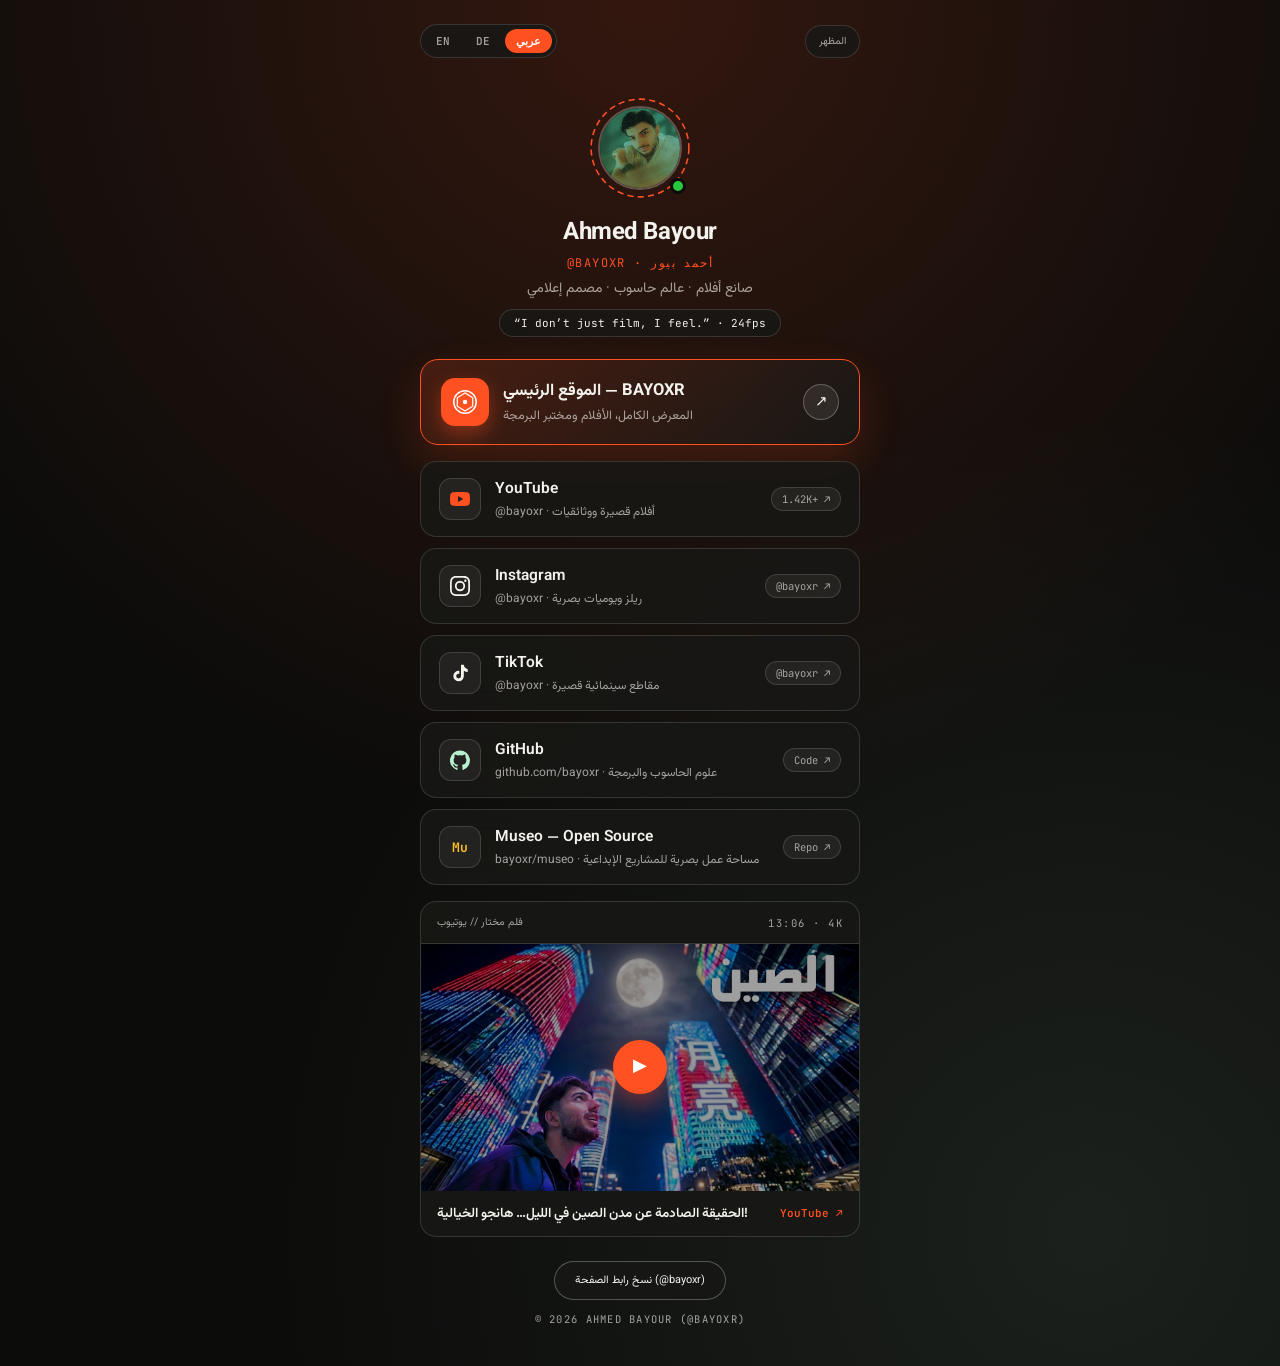
<file: links.html>
<!DOCTYPE html>
<html lang="en">
<head>
  <meta charset="UTF-8" />
  <meta name="viewport" content="width=device-width, initial-scale=1.0, viewport-fit=cover" />
  <title>Ahmed Bayour (@bayoxr) — Links</title>
  <meta name="description" content="Ahmed Bayour (@bayoxr) — Filmmaker, Computer Scientist & Media Designer. Official links to YouTube, Instagram, TikTok, GitHub & Main Portfolio." />
  <link rel="preconnect" href="https://fonts.googleapis.com" />
  <link rel="preconnect" href="https://fonts.gstatic.com" crossorigin />
  <link href="https://fonts.googleapis.com/css2?family=Fraunces:ital,opsz,wght@0,9..144,400;1,9..144,400&family=JetBrains+Mono:wght@400;500;600;700&family=Space+Grotesk:wght@400;500;600;700&family=Vazirmatn:wght@400;500;600;700&display=swap" rel="stylesheet" />
  <style>
    @font-face {
      font-family: "Fira Code Local";
      src: url("assets/fonts/firacode.ttf") format("truetype");
      font-weight: 300 700;
      font-display: swap;
    }
    @font-face {
      font-family: "Vazirmatn Local";
      src: url("assets/fonts/vazirmatn.ttf") format("truetype");
      font-weight: 100 900;
      font-display: swap;
    }

    :root {
      --bg: #0c0c0b;
      --bg-card: rgba(24, 24, 22, 0.86);
      --bg-card-hover: rgba(34, 33, 30, 0.96);
      --fg: #f5f3ee;
      --fg-muted: rgba(245, 243, 238, 0.64);
      --line: rgba(245, 243, 238, 0.14);
      --line-strong: rgba(245, 243, 238, 0.28);
      --vermilion: #ff5121;
      --mint: #b8f0d0;
      --mint-ink: #0f2419;
      --font-sans: "Space Grotesk", "Vazirmatn Local", -apple-system, BlinkMacSystemFont, sans-serif;
      --font-mono: "JetBrains Mono", "Fira Code Local", monospace;
      --font-ar: "Vazirmatn Local", "Vazirmatn", sans-serif;
    }

    [data-theme="light"] {
      --bg: #f6f4ef;
      --bg-card: rgba(255, 255, 255, 0.9);
      --bg-card-hover: #ffffff;
      --fg: #141413;
      --fg-muted: rgba(20, 20, 19, 0.64);
      --line: rgba(20, 20, 19, 0.12);
      --line-strong: rgba(20, 20, 19, 0.26);
      --vermilion: #e94314;
    }

    *, *::before, *::after {
      margin: 0;
      padding: 0;
      box-sizing: border-box;
      -webkit-tap-highlight-color: transparent;
    }

    body {
      font-family: var(--font-sans);
      background:
        radial-gradient(circle at 50% 0%, rgba(255, 81, 33, 0.16), transparent 55%),
        radial-gradient(circle at 85% 90%, rgba(184, 240, 208, 0.09), transparent 50%),
        var(--bg);
      color: var(--fg);
      min-height: 100dvh;
      display: flex;
      flex-direction: column;
      align-items: center;
      padding: 18px 16px 40px;
      overflow-x: hidden;
      -webkit-font-smoothing: antialiased;
      transition: background-color 0.35s ease, color 0.35s ease;
    }

    body[data-lang="ar"] {
      font-family: var(--font-ar);
    }
    body[data-lang="ar"] [data-ar] {
      font-family: var(--font-ar);
      letter-spacing: 0 !important;
    }

    /* Subtle Film Grain */
    .grain {
      pointer-events: none;
      position: fixed;
      inset: 0;
      z-index: 50;
      opacity: 0.28;
      mix-blend-mode: overlay;
      background-image: url("data:image/svg+xml,%3Csvg xmlns='http://www.w3.org/2000/svg' width='160' height='160'%3E%3Cfilter id='n'%3E%3CfeTurbulence type='fractalNoise' baseFrequency='0.78' numOctaves='2' stitchTiles='stitch'/%3E%3CfeColorMatrix values='0 0 0 0 0 0 0 0 0 0 0 0 0 0 0 0 0 0 0.08 0'/%3E%3C/filter%3E%3Crect width='160' height='160' filter='url(%23n)'/%3E%3C/svg%3E");
    }

    a {
      color: inherit;
      text-decoration: none;
    }
    button {
      font: inherit;
      color: inherit;
      background: none;
      border: none;
      cursor: pointer;
    }

    .hub-shell {
      width: 100%;
      max-width: 440px;
      position: relative;
      z-index: 2;
      display: flex;
      flex-direction: column;
      gap: 16px;
    }

    /* Top Controls Bar */
    .hub-topbar {
      display: flex;
      justify-content: space-between;
      align-items: center;
      padding: 6px 0;
    }
    .lang-switcher {
      display: inline-flex;
      gap: 4px;
      padding: 4px;
      border-radius: 999px;
      background: var(--bg-card);
      border: 1px solid var(--line);
      backdrop-filter: blur(12px);
    }
    .lang-pill {
      padding: 5px 11px;
      border-radius: 999px;
      font-family: var(--font-mono);
      font-size: 11px;
      font-weight: 600;
      color: var(--fg-muted);
      transition: all 0.2s ease;
    }
    .lang-pill.is-active {
      background: var(--vermilion);
      color: #ffffff;
    }
    .theme-btn {
      padding: 7px 13px;
      border-radius: 999px;
      background: var(--bg-card);
      border: 1px solid var(--line);
      font-family: var(--font-mono);
      font-size: 10.5px;
      letter-spacing: 0.12em;
      text-transform: uppercase;
      color: var(--fg-muted);
    }

    /* Profile Card */
    .profile-header {
      display: flex;
      flex-direction: column;
      align-items: center;
      text-align: center;
      padding: 16px 12px 6px;
    }
    .avatar-ring-wrap {
      position: relative;
      width: 104px;
      height: 104px;
      display: flex;
      align-items: center;
      justify-content: center;
      margin-bottom: 14px;
    }
    .avatar-ring-svg {
      position: absolute;
      inset: 0;
      width: 100%;
      height: 100%;
      color: var(--vermilion);
      animation: spinRing 18s linear infinite;
    }
    @keyframes spinRing {
      to { transform: rotate(360deg); }
    }
    .avatar-img {
      width: 84px;
      height: 84px;
      border-radius: 50%;
      object-fit: cover;
      border: 2px solid var(--line-strong);
    }
    .status-dot {
      position: absolute;
      bottom: 6px;
      right: 6px;
      width: 16px;
      height: 16px;
      border-radius: 50%;
      background: #27c93f;
      border: 3px solid var(--bg);
    }

    .profile-name {
      font-size: 24px;
      font-weight: 700;
      letter-spacing: -0.02em;
      display: flex;
      align-items: center;
      gap: 8px;
    }
    .profile-handle {
      font-family: var(--font-mono);
      font-size: 12px;
      color: var(--vermilion);
      letter-spacing: 0.12em;
      margin-top: 3px;
    }
    .profile-roles {
      font-size: 14px;
      color: var(--fg-muted);
      margin-top: 8px;
      line-height: 1.45;
      max-width: 34ch;
    }
    .profile-quote {
      margin-top: 10px;
      padding: 6px 14px;
      border-radius: 999px;
      background: var(--bg-card);
      border: 1px solid var(--line);
      font-family: var(--font-mono);
      font-size: 11px;
      color: var(--fg);
    }

    /* Hero Main Website Button with Custom BAYOXR Aperture Logo */
    .main-site-card {
      position: relative;
      display: flex;
      align-items: center;
      justify-content: space-between;
      gap: 14px;
      padding: 18px 20px;
      border-radius: 18px;
      background: linear-gradient(135deg, rgba(255, 81, 33, 0.18), rgba(24, 24, 22, 0.95));
      border: 1.5px solid var(--vermilion);
      box-shadow: 0 18px 40px rgba(255, 81, 33, 0.18);
      transition: transform 0.25s cubic-bezier(0.22, 1, 0.36, 1), box-shadow 0.25s ease;
    }
    .main-site-card:hover, .main-site-card:active {
      transform: translateY(-3px) scale(1.01);
      box-shadow: 0 22px 48px rgba(255, 81, 33, 0.28);
    }
    .main-site-left {
      display: flex;
      align-items: center;
      gap: 14px;
    }
    .logo-badge {
      width: 48px;
      height: 48px;
      border-radius: 14px;
      background: var(--vermilion);
      color: #ffffff;
      display: flex;
      align-items: center;
      justify-content: center;
      flex-shrink: 0;
      box-shadow: 0 8px 20px rgba(255, 81, 33, 0.4);
    }
    .logo-badge svg {
      width: 28px;
      height: 28px;
      animation: spinRing 16s linear infinite;
    }
    .main-site-text h2 {
      font-size: 16.5px;
      font-weight: 700;
      letter-spacing: -0.01em;
    }
    .main-site-text p {
      font-size: 12.5px;
      color: var(--fg-muted);
      margin-top: 2px;
    }
    .main-site-arrow {
      width: 36px;
      height: 36px;
      border-radius: 50%;
      background: rgba(255, 255, 255, 0.08);
      border: 1px solid var(--line-strong);
      display: flex;
      align-items: center;
      justify-content: center;
      font-size: 15px;
      flex-shrink: 0;
    }

    /* Social Link Cards Stack */
    .links-stack {
      display: flex;
      flex-direction: column;
      gap: 11px;
    }
    .link-card {
      display: flex;
      align-items: center;
      justify-content: space-between;
      gap: 14px;
      padding: 15px 18px;
      border-radius: 16px;
      background: var(--bg-card);
      border: 1px solid var(--line);
      backdrop-filter: blur(12px);
      transition: transform 0.22s cubic-bezier(0.22, 1, 0.36, 1), border-color 0.22s ease, background 0.22s ease;
    }
    .link-card:hover, .link-card:active {
      transform: translateY(-2px);
      border-color: var(--vermilion);
      background: var(--bg-card-hover);
    }
    .link-card.mint-accent:hover {
      border-color: var(--mint);
    }
    .link-left {
      display: flex;
      align-items: center;
      gap: 14px;
      min-width: 0;
    }
    .link-icon {
      width: 42px;
      height: 42px;
      border-radius: 12px;
      background: rgba(255, 255, 255, 0.06);
      border: 1px solid var(--line);
      display: flex;
      align-items: center;
      justify-content: center;
      flex-shrink: 0;
      color: var(--fg);
    }
    .link-icon svg {
      width: 20px;
      height: 20px;
      fill: currentColor;
    }
    .link-info {
      min-width: 0;
    }
    .link-title {
      font-size: 15.5px;
      font-weight: 600;
      display: flex;
      align-items: center;
      gap: 8px;
    }
    .link-sub {
      font-size: 12px;
      color: var(--fg-muted);
      margin-top: 2px;
      white-space: nowrap;
      overflow: hidden;
      text-overflow: ellipsis;
    }
    .link-badge {
      font-family: var(--font-mono);
      font-size: 10.5px;
      padding: 4px 10px;
      border-radius: 999px;
      background: rgba(255, 255, 255, 0.06);
      border: 1px solid var(--line);
      color: var(--fg-muted);
      flex-shrink: 0;
    }

    /* Featured Video Card */
    .video-spotlight {
      border-radius: 16px;
      background: var(--bg-card);
      border: 1px solid var(--line);
      overflow: hidden;
    }
    .video-spotlight-top {
      padding: 12px 16px;
      display: flex;
      justify-content: space-between;
      align-items: center;
      font-family: var(--font-mono);
      font-size: 10.5px;
      letter-spacing: 0.14em;
      color: var(--fg-muted);
      border-bottom: 1px solid var(--line);
    }
    .video-thumb-btn {
      position: relative;
      width: 100%;
      aspect-ratio: 16 / 9;
      display: block;
      overflow: hidden;
      background: #000;
    }
    .video-thumb-btn img {
      width: 100%;
      height: 100%;
      object-fit: cover;
      opacity: 0.86;
      transition: transform 0.4s ease;
    }
    .video-thumb-btn:hover img {
      transform: scale(1.04);
    }
    .video-play-badge {
      position: absolute;
      inset: 0;
      display: flex;
      align-items: center;
      justify-content: center;
      background: rgba(0, 0, 0, 0.28);
    }
    .video-play-circle {
      width: 54px;
      height: 54px;
      border-radius: 50%;
      background: var(--vermilion);
      color: #fff;
      display: flex;
      align-items: center;
      justify-content: center;
      font-size: 18px;
      box-shadow: 0 12px 28px rgba(255, 81, 33, 0.5);
    }
    .video-caption {
      padding: 12px 16px;
      display: flex;
      justify-content: space-between;
      align-items: center;
      gap: 10px;
      font-size: 13.5px;
      font-weight: 600;
    }

    /* Footer Copy Action */
    .hub-footer {
      margin-top: 8px;
      display: flex;
      flex-direction: column;
      align-items: center;
      gap: 12px;
      text-align: center;
    }
    .copy-pill {
      padding: 10px 20px;
      border-radius: 999px;
      background: var(--bg-card);
      border: 1px solid var(--line-strong);
      font-family: var(--font-mono);
      font-size: 11px;
      letter-spacing: 0.1em;
      transition: all 0.2s ease;
    }
    .copy-pill:hover, .copy-pill:active {
      border-color: var(--mint);
      color: var(--mint);
    }
    .hub-copyright {
      font-family: var(--font-mono);
      font-size: 10.5px;
      color: var(--fg-muted);
      letter-spacing: 0.12em;
    }
  </style>
</head>
<body data-theme="dark" data-lang="en">
  <div class="grain" aria-hidden="true"></div>

  <main class="hub-shell">
    <!-- Top Language & Theme Bar -->
    <header class="hub-topbar">
      <div class="lang-switcher" role="group" aria-label="Language Switcher">
        <button class="lang-pill is-active" type="button" data-set-lang="en">EN</button>
        <button class="lang-pill" type="button" data-set-lang="de">DE</button>
        <button class="lang-pill" type="button" data-set-lang="ar">&#1593;&#1585;&#1576;&#1610;</button>
      </div>
      <button class="theme-btn" id="themeBtn" type="button" data-en="DARK / LIGHT" data-de="DARK / LIGHT" data-ar="المظهر">DARK / LIGHT</button>
    </header>

    <!-- Profile Identity -->
    <section class="profile-header">
      <div class="avatar-ring-wrap">
        <svg class="avatar-ring-svg" viewBox="0 0 100 100" aria-hidden="true">
          <circle cx="50" cy="50" r="47" fill="none" stroke="currentColor" stroke-width="1.5" stroke-dasharray="6 4" />
        </svg>
        <img class="avatar-img" src="assets/thumbs/avatar.jpg" alt="Ahmed Bayour (@bayoxr)" />
        <span class="status-dot" title="Active"></span>
      </div>
      <h1 class="profile-name">Ahmed Bayour</h1>
      <span class="profile-handle">@BAYOXR &middot; &#1571;&#1581;&#1605;&#1583; &#1576;&#1610;&#1608;&#1585;</span>
      <p class="profile-roles" data-en="Filmmaker &middot; Computer Scientist &middot; Media Designer" data-de="Filmmaker &middot; Informatiker &middot; Mediendesigner" data-ar="صانع أفلام &middot; عالم حاسوب &middot; مصمم إعلامي">
        Filmmaker &middot; Computer Scientist &middot; Media Designer
      </p>
      <div class="profile-quote">&ldquo;I don&rsquo;t just film, I feel.&rdquo; &middot; 24fps</div>
    </section>

    <!-- PRIMARY CTA: Button with Custom BAYOXR Logo to Main Website -->
    <a class="main-site-card" href="index.html">
      <div class="main-site-left">
        <div class="logo-badge" aria-hidden="true">
          <svg viewBox="0 0 40 40">
            <circle cx="20" cy="20" r="16" fill="none" stroke="currentColor" stroke-width="2.2" />
            <polygon points="20,7 31,14 31,26 20,33 9,26 9,14" fill="none" stroke="currentColor" stroke-width="1.8" />
            <circle cx="20" cy="20" r="3.2" fill="currentColor" />
          </svg>
        </div>
        <div class="main-site-text">
          <h2 data-en="BAYOXR — Main Website" data-de="BAYOXR — Haupt-Website" data-ar="الموقع الرئيسي — BAYOXR">BAYOXR — Main Website</h2>
          <p data-en="Full Portfolio, Showreel &amp; Interactive Lab" data-de="komplettes Portfolio, Showreel &amp; CS Lab" data-ar="المعرض الكامل، الأفلام ومختبر البرمجة">Full Portfolio, Showreel &amp; Interactive Lab</p>
        </div>
      </div>
      <span class="main-site-arrow">&#8599;</span>
    </a>

    <!-- ALL SOCIAL MEDIA & GITHUB LINKS -->
    <nav class="links-stack" aria-label="Social Media and GitHub Links">
      <!-- YouTube -->
      <a class="link-card" href="https://www.youtube.com/@bayoxr" target="_blank" rel="noopener">
        <div class="link-left">
          <div class="link-icon" style="color:#ff5121;">
            <svg viewBox="0 0 24 24"><path d="M23.5 6.2a3 3 0 0 0-2.1-2.1C19.5 3.5 12 3.5 12 3.5s-7.5 0-9.4.6A3 3 0 0 0 .5 6.2 31.5 31.5 0 0 0 0 12a31.5 31.5 0 0 0 .5 5.8 3 3 0 0 0 2.1 2.1c1.9.6 9.4.6 9.4.6s7.5 0 9.4-.6a3 3 0 0 0 2.1-2.1c.5-1.9.5-5.8.5-5.8s0-3.9-.5-5.8zM9.6 15.6V8.4l6.3 3.6-6.3 3.6z"/></svg>
          </div>
          <div class="link-info">
            <div class="link-title">YouTube</div>
            <div class="link-sub" data-en="@bayoxr &middot; Short Films, Docs &amp; Vlogs" data-de="@bayoxr &middot; Kurzfilme, Dokus &amp; Vlogs" data-ar="@bayoxr &middot; أفلام قصيرة ووثائقيات">@bayoxr &middot; Short Films, Docs &amp; Vlogs</div>
          </div>
        </div>
        <span class="link-badge">1.42K+ &#8599;</span>
      </a>

      <!-- Instagram -->
      <a class="link-card" href="https://www.instagram.com/bayoxr" target="_blank" rel="noopener">
        <div class="link-left">
          <div class="link-icon">
            <svg viewBox="0 0 24 24"><path d="M12 2.2c3.2 0 3.6 0 4.9.1 1.2.1 1.8.2 2.2.4.6.2 1 .5 1.4.9.4.4.7.8.9 1.4.2.4.4 1.1.4 2.2.1 1.3.1 1.6.1 4.8s0 3.6-.1 4.9c-.1 1.2-.2 1.8-.4 2.2-.2.6-.5 1-.9 1.4-.4.4-.8.7-1.4.9-.4.2-1.1.4-2.2.4-1.3.1-1.6.1-4.9.1s-3.6 0-4.9-.1c-1.2-.1-1.8-.2-2.2-.4a3.9 3.9 0 0 1-2.3-2.3c-.2-.4-.4-1.1-.4-2.2-.1-1.3-.1-1.6-.1-4.9s0-3.6.1-4.9c.1-1.2.2-1.8.4-2.2.2-.6.5-1 .9-1.4.4-.4.8-.7 1.4-.9.4-.2 1.1-.4 2.2-.4 1.3-.1 1.6-.1 4.9-.1zM12 0C8.7 0 8.3 0 7.1.1 5.8.1 4.9.3 4.1.6c-.8.3-1.5.7-2.2 1.4A6 6 0 0 0 .6 4.1C.3 4.9.1 5.8.1 7.1 0 8.3 0 8.7 0 12s0 3.7.1 4.9c.1 1.3.2 2.2.6 2.9.3.8.7 1.5 1.4 2.2.7.7 1.3 1.1 2.2 1.4.8.3 1.6.5 2.9.6 1.2.1 1.6.1 4.8.1s3.7 0 4.9-.1c1.3-.1 2.2-.2 2.9-.6.8-.3 1.5-.7 2.2-1.4.7-.7 1.1-1.3 1.4-2.2.3-.8.5-1.6.6-2.9.1-1.2.1-1.6.1-4.9s0-3.7-.1-4.9c-.1-1.3-.2-2.2-.6-2.9-.3-.8-.7-1.5-1.4-2.2A6 6 0 0 0 19.9.6C19.1.3 18.2.1 16.9.1 15.7 0 15.3 0 12 0zm0 5.8a6.2 6.2 0 1 0 0 12.4 6.2 6.2 0 0 0 0-12.4zm0 10.2a4 4 0 1 1 0-8 4 4 0 0 1 0 8zm6.4-11.8a1.4 1.4 0 1 0 0 2.9 1.4 1.4 0 0 0 0-2.9z"/></svg>
          </div>
          <div class="link-info">
            <div class="link-title">Instagram</div>
            <div class="link-sub" data-en="@bayoxr &middot; Reels, Visuals &amp; Behind the Scenes" data-de="@bayoxr &middot; Reels, Visuals &amp; Behind the Scenes" data-ar="@bayoxr &middot; ريلز ويوميات بصرية">@bayoxr &middot; Reels, Visuals &amp; Behind the Scenes</div>
          </div>
        </div>
        <span class="link-badge">@bayoxr &#8599;</span>
      </a>

      <!-- TikTok -->
      <a class="link-card" href="https://www.tiktok.com/@bayoxr" target="_blank" rel="noopener">
        <div class="link-left">
          <div class="link-icon">
            <svg viewBox="0 0 24 24"><path d="M19.6 6.7a4.8 4.8 0 0 1-3-4.3V2h-3.4v13.7a2.9 2.9 0 0 1-5.8 0 2.9 2.9 0 0 1 3.8-2.7V9.5a6.3 6.3 0 1 0 5.4 6.2V9.3a8.1 8.1 0 0 0 4.7 1.5V7.4c-.6 0-1.2-.3-1.7-.7z"/></svg>
          </div>
          <div class="link-info">
            <div class="link-title">TikTok</div>
            <div class="link-sub" data-en="@bayoxr &middot; Short-Form Cinema &amp; Clips" data-de="@bayoxr &middot; Short-Form Cinema &amp; Clips" data-ar="@bayoxr &middot; مقاطع سينمائية قصيرة">@bayoxr &middot; Short-Form Cinema &amp; Clips</div>
          </div>
        </div>
        <span class="link-badge">@bayoxr &#8599;</span>
      </a>

      <!-- GitHub Profile -->
      <a class="link-card mint-accent" href="https://github.com/bayoxr" target="_blank" rel="noopener">
        <div class="link-left">
          <div class="link-icon" style="color:var(--mint);">
            <svg viewBox="0 0 24 24"><path d="M12 .5a12 12 0 0 0-3.8 23.4c.6.1.8-.3.8-.6v-2.2c-3.3.7-4-1.4-4-1.4-.6-1.4-1.3-1.8-1.3-1.8-1.1-.7.1-.7.1-.7 1.2.1 1.8 1.2 1.8 1.2 1.1 1.8 2.8 1.3 3.5 1 .1-.8.4-1.3.8-1.6-2.7-.3-5.5-1.3-5.5-5.9 0-1.3.5-2.4 1.2-3.2-.1-.3-.5-1.5.1-3.2 0 0 1-.3 3.3 1.2a11.5 11.5 0 0 1 6 0c2.3-1.5 3.3-1.2 3.3-1.2.6 1.7.2 2.9.1 3.2.8.8 1.2 1.9 1.2 3.2 0 4.6-2.8 5.6-5.5 5.9.4.4.8 1.1.8 2.2v3.3c0 .3.2.7.8.6A12 12 0 0 0 12 .5z"/></svg>
          </div>
          <div class="link-info">
            <div class="link-title">GitHub</div>
            <div class="link-sub" data-en="github.com/bayoxr &middot; Computer Science &amp; Code" data-de="github.com/bayoxr &middot; Informatik &amp; Code" data-ar="github.com/bayoxr &middot; علوم الحاسوب والبرمجة">github.com/bayoxr &middot; Computer Science &amp; Code</div>
          </div>
        </div>
        <span class="link-badge">Code &#8599;</span>
      </a>

      <!-- Museo Flagship Open Source Repo -->
      <a class="link-card mint-accent" href="https://github.com/bayoxr/museo" target="_blank" rel="noopener">
        <div class="link-left">
          <div class="link-icon" style="color:#fbbf24;font-family:var(--font-mono);font-weight:700;font-size:13px;">
            Mu
          </div>
          <div class="link-info">
            <div class="link-title">Museo &mdash; Open Source</div>
            <div class="link-sub" data-en="bayoxr/museo &middot; Visual Workspace for Creative Projects" data-de="bayoxr/museo &middot; Visueller Workspace für Kreativprojekte" data-ar="bayoxr/museo &middot; مساحة عمل بصرية للمشاريع الإبداعية">bayoxr/museo &middot; Visual Workspace for Creative Projects</div>
          </div>
        </div>
        <span class="link-badge">Repo &#8599;</span>
      </a>
    </nav>

    <!-- Featured YouTube Video Card -->
    <section class="video-spotlight" aria-label="Featured Film">
      <div class="video-spotlight-top">
        <span data-en="FEATURED FILM // YOUTUBE" data-de="FEATURED FILM // YOUTUBE" data-ar="فلم مختار // يوتيوب">FEATURED FILM // YOUTUBE</span>
        <span>13:06 &middot; 4K</span>
      </div>
      <div id="videoMount">
        <button class="video-thumb-btn" id="playFeaturedBtn" type="button" aria-label="Play Featured Video">
          <img src="assets/thumbs/NxxHqwq5Yxw.jpg" alt="Magical Hangzhou at Night" />
          <div class="video-play-badge">
            <span class="video-play-circle">&#9654;</span>
          </div>
        </button>
      </div>
      <div class="video-caption">
        <span data-en="Magical Hangzhou at Night" data-de="Magisches Hangzhou bei Nacht" data-ar="الحقيقة الصادمة عن مدن الصين في الليل… هانجو الخيالية!">Magical Hangzhou at Night</span>
        <a href="https://www.youtube.com/watch?v=NxxHqwq5Yxw" target="_blank" rel="noopener" style="font-family:var(--font-mono);font-size:11px;color:var(--vermilion);">YouTube &#8599;</a>
      </div>
    </section>

    <!-- Footer Share / Copy -->
    <footer class="hub-footer">
      <button class="copy-pill" id="copyBioLinkBtn" type="button" data-en="Copy Page Link (@bayoxr)" data-de="Link kopieren (@bayoxr)" data-ar="نسخ رابط الصفحة (@bayoxr)">
        Copy Page Link (@bayoxr)
      </button>
      <div class="hub-copyright">&copy; 2026 AHMED BAYOUR (@BAYOXR)</div>
    </footer>
  </main>

  <script>
    (() => {
      const $$ = (sel) => Array.from(document.querySelectorAll(sel));
      const params = new URLSearchParams(window.location.search);
      const qLang = params.get("lang");
      let saved = null;
      try { saved = localStorage.getItem("bayoxr_lang"); } catch (_) {}
      let currentLang = (qLang && ["en", "de", "ar"].includes(qLang))
        ? qLang
        : (saved && ["en", "de", "ar"].includes(saved)) ? saved : "en";

      function setLang(lang) {
        if (!["en", "de", "ar"].includes(lang)) lang = "en";
        currentLang = lang;
        document.body.dataset.lang = lang;
        document.documentElement.lang = lang;
        try { localStorage.setItem("bayoxr_lang", lang); } catch (_) {}

        $$("[data-set-lang]").forEach((b) => {
          b.classList.toggle("is-active", b.getAttribute("data-set-lang") === lang);
        });
        $$("[data-en]").forEach((el) => {
          const val = el.getAttribute(`data-${lang}`) || el.getAttribute("data-en");
          if (val !== null) el.innerHTML = val;
        });
      }

      $$("[data-set-lang]").forEach((btn) => {
        btn.addEventListener("click", () => setLang(btn.getAttribute("data-set-lang")));
      });
      setLang(currentLang);

      const themeBtn = document.getElementById("themeBtn");
      if (themeBtn) {
        themeBtn.addEventListener("click", () => {
          document.body.dataset.theme = document.body.dataset.theme === "dark" ? "light" : "dark";
        });
      }

      const playBtn = document.getElementById("playFeaturedBtn");
      const videoMount = document.getElementById("videoMount");
      if (playBtn && videoMount) {
        playBtn.addEventListener("click", () => {
          videoMount.innerHTML = '<div style="aspect-ratio:16/9;width:100%;background:#000;"><iframe src="https://www.youtube-nocookie.com/embed/NxxHqwq5Yxw?autoplay=1&rel=0" style="width:100%;height:100%;border:0;" allow="accelerometer; autoplay; clipboard-write; encrypted-media; gyroscope; picture-in-picture" allowfullscreen></iframe></div>';
        });
      }

      const copyBtn = document.getElementById("copyBioLinkBtn");
      if (copyBtn) {
        copyBtn.addEventListener("click", async () => {
          try { await navigator.clipboard.writeText(window.location.href); } catch (_) {}
          const prev = copyBtn.innerHTML;
          copyBtn.textContent = currentLang === "ar" ? "✓ تم نسخ الرابط!" : currentLang === "de" ? "✓ Link kopiert!" : "✓ Link copied!";
          setTimeout(() => { copyBtn.innerHTML = prev; }, 2000);
        });
      }
    })();
  </script>
</body>
</html>
</file>
<file: css/style.css>
/* ==========================================================================
   AHMED BAYOUR (@BAYOXR) — 24FPS // 60HZ
   Filmmaker · Computer Scientist · Mediendesigner
   Trilingual Edition: Deutsch (DE) · English (EN) · العربية (AR)
   GitHub Integration: https://github.com/bayoxr (bayoxr/museo)
   ========================================================================== */

@font-face {
  font-family: "Fira Code Local";
  src: url("../assets/fonts/firacode.ttf") format("truetype");
  font-weight: 300 700;
  font-display: swap;
}

@font-face {
  font-family: "Vazirmatn Local";
  src: url("../assets/fonts/vazirmatn.ttf") format("truetype");
  font-weight: 100 900;
  font-display: swap;
}

:root {
  /* Darkroom Cinema Mode (Default) */
  --bg: #0d0d0c;
  --bg-elev: #151513;
  --bg-card: #1b1a18;
  --bg-glass: rgba(18, 18, 16, 0.82);
  --fg: #f5f3ee;
  --fg-muted: rgba(245, 243, 238, 0.64);
  --fg-dim: rgba(245, 243, 238, 0.4);
  --line: rgba(245, 243, 238, 0.13);
  --line-strong: rgba(245, 243, 238, 0.28);

  /* Studio Accents */
  --vermilion: #ff5121;      /* 16mm Kodak Film Signal */
  --vermilion-soft: rgba(255, 81, 33, 0.16);
  --mint: #b8f0d0;           /* Terminal & CS Signal */
  --mint-ink: #0f2419;
  --amber: #f5b942;          /* Timecode / Viewfinder Telemetry */
  --cobalt: #3b6ff5;         /* Media Design Spatial Accent */
  --cream: #f3efe6;

  /* Typography */
  --font-grot: "Space Grotesk", "Vazirmatn Local", -apple-system, BlinkMacSystemFont, "Helvetica Neue", sans-serif;
  --font-serif: "Fraunces", "Vazirmatn Local", Georgia, serif;
  --font-mono: "JetBrains Mono", "Fira Code Local", ui-monospace, SFMono-Regular, Menlo, monospace;
  --font-ar: "Vazirmatn Local", "Vazirmatn", "Space Grotesk", sans-serif;

  /* Layout metrics */
  --topbar-h: 64px;
  --ease-out: cubic-bezier(0.22, 1, 0.36, 1);
}

[data-theme="light"] {
  --bg: #f7f5f0;
  --bg-elev: #edeae2;
  --bg-card: #ffffff;
  --bg-glass: rgba(247, 245, 240, 0.86);
  --fg: #141413;
  --fg-muted: rgba(20, 20, 19, 0.66);
  --fg-dim: rgba(20, 20, 19, 0.42);
  --line: rgba(20, 20, 19, 0.14);
  --line-strong: rgba(20, 20, 19, 0.3);
  --vermilion: #e94314;
  --vermilion-soft: rgba(233, 67, 20, 0.12);
  --mint: #a3e8c0;
  --mint-ink: #0e2217;
}

/* Arabic Typography & Zero-Jump RTL Enhancements */
body[data-lang="ar"] {
  font-family: var(--font-ar);
}
body[data-lang="ar"] [data-ar],
body[data-lang="ar"] .hero-tagline,
body[data-lang="ar"] .role-dynamic-desc,
body[data-lang="ar"] .dpanel-lead,
body[data-lang="ar"] .story-prose,
body[data-lang="ar"] .story-lead,
body[data-lang="ar"] .film-title,
body[data-lang="ar"] .film-sub,
body[data-lang="ar"] .cell-claim p,
body[data-lang="ar"] .cell-mint p,
body[data-lang="ar"] .foot-claim,
body[data-lang="ar"] .cta-headline,
body[data-lang="ar"] .section-Display,
body[data-lang="ar"] .dpanel h3,
body[data-lang="ar"] .dossier-title,
body[data-lang="ar"] .vf-Active-title,
body[data-lang="ar"] .reel-tab-title {
  font-family: var(--font-ar);
  letter-spacing: 0 !important;
}
body[data-lang="ar"] .cell-brand,
body[data-lang="ar"] .cell-claim,
body[data-lang="ar"] .cell-mint,
body[data-lang="ar"] .dossier-meta,
body[data-lang="ar"] .film-body,
body[data-lang="ar"] .story-grid > div:first-child,
body[data-lang="ar"] .dpanel-body > div:first-child,
body[data-lang="ar"] .triad-node,
body[data-lang="ar"] .gh-meta,
body[data-lang="ar"] .foot-cell:first-child {
  direction: rtl;
  text-align: right;
}
body[data-lang="ar"] .role-switcher,
body[data-lang="ar"] .hero-status-row,
body[data-lang="ar"] .dlist li,
body[data-lang="ar"] .matrix-rows li,
body[data-lang="ar"] .film-footer-row,
body[data-lang="ar"] .foot-links a {
  direction: rtl;
}
body[data-lang="ar"] .matrix-rows li:hover {
  padding-left: 12px;
  padding-right: 26px;
}

*, *::before, *::after {
  margin: 0;
  padding: 0;
  box-sizing: border-box;
}

html {
  scroll-behavior: auto;
  background: var(--bg);
  color: var(--fg);
}

body {
  font-family: var(--font-grot);
  background: var(--bg);
  color: var(--fg);
  overflow-x: hidden;
  -webkit-font-smoothing: antialiased;
  -moz-osx-font-smoothing: grayscale;
  transition: background-color 0.45s var(--ease-out), color 0.45s var(--ease-out);
}

body.is-loading {
  overflow: hidden;
}

::selection {
  background: var(--vermilion);
  color: #ffffff;
}

a {
  color: inherit;
  text-decoration: none;
}

button {
  font-family: inherit;
  color: inherit;
  background: none;
  border: none;
  cursor: pointer;
}

img {
  max-width: 100%;
  display: block;
}

/* ---------- Lenis Smooth Scroll Companion ---------- */
html.lenis, html.lenis body { height: auto; }
.lenis.lenis-smooth { scroll-behavior: auto !important; }
.lenis.lenis-smooth [data-lenis-prevent] { overscroll-behavior: contain; }
.lenis.lenis-stopped { overflow: hidden; }

/* ---------- Film Grain Overlay (SVG Fractal Noise) ---------- */
.grain {
  pointer-events: none;
  position: fixed;
  inset: 0;
  z-index: 90;
  opacity: 0.34;
  mix-blend-mode: overlay;
  background-image: url("data:image/svg+xml,%3Csvg xmlns='http://www.w3.org/2000/svg' width='160' height='160'%3E%3Cfilter id='n'%3E%3CfeTurbulence type='fractalNoise' baseFrequency='0.78' numOctaves='2' stitchTiles='stitch'/%3E%3CfeColorMatrix values='0 0 0 0 0 0 0 0 0 0 0 0 0 0 0 0 0 0 0.08 0'/%3E%3C/filter%3E%3Crect width='160' height='160' filter='url(%23n)'/%3E%3C/svg%3E");
}
[data-theme="light"] .grain {
  mix-blend-mode: multiply;
  opacity: 0.45;
}

/* ---------- Custom Pointer Follower & Rotating SVG Ring ---------- */
.cursor-follower {
  position: fixed;
  top: 0;
  left: 0;
  width: 112px;
  height: 112px;
  pointer-events: none;
  z-index: 120;
  transform: translate(-50%, -50%) scale(0);
  opacity: 0;
  transition: opacity 0.28s ease, transform 0.28s var(--ease-out);
  display: flex;
  align-items: center;
  justify-content: center;
}
.cursor-follower.is-active {
  opacity: 1;
  transform: translate(-50%, -50%) scale(1);
}
.cursor-follower-bg {
  position: absolute;
  inset: 0;
  border-radius: 50%;
  background: var(--vermilion);
  box-shadow: 0 14px 36px rgba(255, 81, 33, 0.42);
}
.cursor-follower.is-mint .cursor-follower-bg {
  background: var(--mint);
  box-shadow: 0 14px 36px rgba(184, 240, 208, 0.35);
}
.cursor-ring-svg {
  width: 102px;
  height: 102px;
  animation: spinSlow 9s linear infinite;
  position: relative;
  z-index: 2;
}
.cursor-ring-svg text {
  font-family: var(--font-mono);
  font-size: 10.5px;
  font-weight: 600;
  letter-spacing: 0.19em;
  fill: #ffffff;
  text-transform: uppercase;
}
.cursor-follower.is-mint .cursor-ring-svg text,
.cursor-follower.is-mint .cursor-center-icon {
  fill: var(--mint-ink);
  color: var(--mint-ink);
}
.cursor-center-icon {
  position: relative;
  z-index: 3;
  font-size: 16px;
  color: #ffffff;
  font-weight: 700;
}
@keyframes spinSlow {
  to { transform: rotate(360deg); }
}

/* ---------- Typography Helpers ---------- */
.mono { font-family: var(--font-mono); }
.serif-italic { font-family: var(--font-serif); font-style: italic; font-weight: 400; }
.caps {
  font-family: var(--font-mono);
  font-size: 10.5px;
  letter-spacing: 0.2em;
  text-transform: uppercase;
}
.kicker-tag {
  display: inline-flex;
  align-items: center;
  gap: 8px;
  font-family: var(--font-mono);
  font-size: 11px;
  letter-spacing: 0.18em;
  text-transform: uppercase;
  color: var(--fg-muted);
}
.kicker-dot {
  width: 7px;
  height: 7px;
  border-radius: 50%;
  background: var(--vermilion);
  box-shadow: 0 0 10px var(--vermilion);
  display: inline-block;
}
.kicker-dot.mint {
  background: var(--mint);
  box-shadow: 0 0 10px var(--mint);
}

/* ==========================================================================
   BAND 0: 35MM FILM LEADER & KERNEL BOOT PRELOADER
   ========================================================================== */
.loader {
  position: fixed;
  inset: 0;
  z-index: 200;
  pointer-events: all;
  display: flex;
  flex-direction: column;
  justify-content: space-between;
}
.loader-shutter {
  position: absolute;
  left: 0;
  right: 0;
  height: 50.5%;
  background: #090908;
  z-index: 1;
  transition: transform 0.9s cubic-bezier(0.76, 0, 0.24, 1);
}
.loader-shutter-top { top: 0; border-bottom: 1px solid rgba(255, 81, 33, 0.35); }
.loader-shutter-bottom { bottom: 0; border-top: 1px solid rgba(255, 81, 33, 0.35); }

.loader-inner {
  position: relative;
  z-index: 3;
  height: 100%;
  display: flex;
  flex-direction: column;
  justify-content: space-between;
  padding: 28px 40px;
  color: #f5f3ee;
}
.loader-top-row, .loader-bottom-row {
  display: flex;
  justify-content: space-between;
  align-items: center;
  font-family: var(--font-mono);
  font-size: 11px;
  letter-spacing: 0.16em;
  text-transform: uppercase;
  color: rgba(245, 243, 238, 0.65);
}
.loader-skip {
  border: 1px solid rgba(245, 243, 238, 0.25);
  padding: 6px 14px;
  border-radius: 999px;
  font-family: var(--font-mono);
  font-size: 10px;
  letter-spacing: 0.18em;
  text-transform: uppercase;
  color: #f5f3ee;
  transition: background 0.25s, border-color 0.25s;
}
.loader-skip:hover {
  background: var(--vermilion);
  border-color: var(--vermilion);
}
.loader-center {
  display: flex;
  flex-direction: column;
  align-items: center;
  text-align: center;
  gap: 20px;
}
.loader-aperture {
  width: 84px;
  height: 84px;
  color: var(--vermilion);
}
.loader-wordmark {
  font-size: clamp(32px, 5vw, 68px);
  font-weight: 600;
  letter-spacing: -0.03em;
  line-height: 1;
}
.loader-roles {
  display: flex;
  gap: 14px;
  flex-wrap: wrap;
  justify-content: center;
  font-family: var(--font-mono);
  font-size: 11px;
  letter-spacing: 0.16em;
  color: var(--mint);
}
.loader-cutline {
  width: min(560px, 84vw);
  height: 1px;
  background: repeating-linear-gradient(90deg, rgba(255,255,255,0.45) 0 8px, transparent 8px 16px);
  position: relative;
  margin-top: 8px;
}
.loader-progress-fill {
  position: absolute;
  left: 0;
  top: -1px;
  height: 3px;
  width: 0%;
  background: var(--vermilion);
  box-shadow: 0 0 16px var(--vermilion);
}
.loader-counter {
  font-family: var(--font-mono);
  font-size: clamp(22px, 3vw, 38px);
  font-weight: 500;
  letter-spacing: 0.08em;
}

/* ==========================================================================
   FIXED SWISS GRID TOPBAR (Aspen Search + LxL Creative Reference)
   ========================================================================== */
.topbar {
  position: fixed;
  top: 0;
  left: 0;
  right: 0;
  height: var(--topbar-h);
  z-index: 100;
  display: flex;
  align-items: stretch;
  background: var(--bg-glass);
  backdrop-filter: blur(16px);
  -webkit-backdrop-filter: blur(16px);
  border-bottom: 1px solid var(--line);
  transition: transform 0.35s var(--ease-out), background-color 0.4s;
}
.topbar.is-hidden {
  transform: translateY(-100%);
}
.brand-block {
  display: flex;
  align-items: center;
  gap: 12px;
  padding: 0 22px;
  background: var(--fg);
  color: var(--bg);
  font-weight: 700;
  font-size: 14px;
  letter-spacing: 0.06em;
  border-right: 1px solid var(--line);
  flex-shrink: 0;
  transition: background 0.3s, color 0.3s;
}
.brand-block:hover {
  background: var(--vermilion);
  color: #ffffff;
}
.brand-aperture {
  width: 22px;
  height: 22px;
  transition: transform 0.5s var(--ease-out);
}
.brand-block:hover .brand-aperture {
  transform: rotate(90deg);
}

.topnav {
  display: flex;
  align-items: stretch;
}
.topnav a {
  position: relative;
  display: flex;
  align-items: center;
  gap: 7px;
  padding: 0 18px;
  font-size: 12.5px;
  font-weight: 500;
  letter-spacing: 0.03em;
  border-right: 1px solid var(--line);
  overflow: hidden;
  transition: color 0.3s;
}
.topnav a .nav-idx {
  font-family: var(--font-mono);
  font-size: 10px;
  color: var(--vermilion);
  opacity: 0.85;
}
.topnav a::before {
  content: "";
  position: absolute;
  inset: 0;
  background: var(--mint);
  z-index: -1;
  transform: scaleY(0);
  transform-origin: bottom center;
  transition: transform 0.32s cubic-bezier(0.65, 0, 0.35, 1);
}
.topnav a:hover {
  color: var(--mint-ink);
}
.topnav a:hover .nav-idx {
  color: var(--mint-ink);
}
.topnav a:hover::before {
  transform: scaleY(1);
}

.topbar-right {
  margin-left: auto;
  display: flex;
  align-items: stretch;
}
.timecode-pill {
  display: flex;
  align-items: center;
  gap: 8px;
  padding: 0 16px;
  border-left: 1px solid var(--line);
  font-family: var(--font-mono);
  font-size: 11px;
  letter-spacing: 0.1em;
  color: var(--fg-muted);
}
.rec-dot {
  width: 8px;
  height: 8px;
  border-radius: 50%;
  background: var(--vermilion);
  animation: pulseRec 1.4s ease-in-out infinite;
}
@keyframes pulseRec {
  0%, 100% { opacity: 1; transform: scale(1); }
  50% { opacity: 0.3; transform: scale(0.82); }
}

/* 3-Way Language Switcher (DE / EN / عربي) */
.lang-switcher {
  display: flex;
  align-items: center;
  gap: 4px;
  padding: 0 10px;
  border-left: 1px solid var(--line);
}
.lang-pill {
  padding: 5px 9px;
  border-radius: 4px;
  font-family: var(--font-mono);
  font-size: 11px;
  font-weight: 600;
  letter-spacing: 0.08em;
  color: var(--fg-muted);
  transition: all 0.22s;
}
.lang-pill[data-set-lang="ar"] {
  font-family: var(--font-ar);
  letter-spacing: 0;
  font-size: 12px;
}
.lang-pill.is-active,
.lang-pill:hover {
  background: var(--vermilion);
  color: #ffffff;
}

.ctrl-btn {
  display: flex;
  align-items: center;
  gap: 6px;
  padding: 0 14px;
  border-left: 1px solid var(--line);
  font-family: var(--font-mono);
  font-size: 11px;
  letter-spacing: 0.12em;
  text-transform: uppercase;
  color: var(--fg-muted);
  transition: background 0.25s, color 0.25s;
}
.ctrl-btn:hover, .ctrl-btn.is-on {
  color: var(--fg);
  background: rgba(255, 255, 255, 0.05);
}
.ctrl-btn.is-on .audio-bars span {
  animation-play-state: running;
}
.audio-bars {
  display: inline-flex;
  align-items: flex-end;
  gap: 2px;
  height: 12px;
}
.audio-bars span {
  width: 2px;
  background: var(--vermilion);
  height: 4px;
  transition: height 0.2s;
}
.ctrl-btn.is-on .audio-bars span:nth-child(1) { animation: eqBar 0.55s ease-in-out infinite alternate; }
.ctrl-btn.is-on .audio-bars span:nth-child(2) { animation: eqBar 0.42s ease-in-out 0.15s infinite alternate; }
.ctrl-btn.is-on .audio-bars span:nth-child(3) { animation: eqBar 0.65s ease-in-out 0.25s infinite alternate; }
@keyframes eqBar {
  from { height: 3px; }
  to { height: 12px; }
}

.contact-cell {
  display: flex;
  align-items: center;
  gap: 10px;
  padding: 0 24px;
  background: var(--vermilion);
  color: #ffffff;
  font-family: var(--font-mono);
  font-size: 11.5px;
  font-weight: 600;
  letter-spacing: 0.14em;
  text-transform: uppercase;
  transition: background 0.3s, color 0.3s;
}
.contact-cell:hover {
  background: var(--mint);
  color: var(--mint-ink);
}
.contact-cell .arr {
  transition: transform 0.3s;
}
.contact-cell:hover .arr {
  transform: translate(3px, -3px);
}

/* ==========================================================================
   BAND 1: ASYMMETRIC SWISS HERO BENTO GRID + HALFTONE DITHER-DISSOLVE
   ========================================================================== */
.hero-grid {
  margin-top: var(--topbar-h);
  min-height: calc(100vh - var(--topbar-h));
  display: grid;
  grid-template-columns: 1.52fr 0.78fr 0.7fr;
  grid-template-rows: minmax(54vh, auto) minmax(38vh, auto);
  border-bottom: 1px solid var(--line);
}

.cell {
  position: relative;
  overflow: hidden;
}

/* Cell 1: Main Brand & Tri-Discipline Statement */
.cell-brand {
  grid-column: 1;
  grid-row: 1;
  padding: 5.5vh 3.8vw 4.5vh;
  border-right: 1px solid var(--line);
  border-bottom: 1px solid var(--line);
  display: flex;
  flex-direction: column;
  justify-content: space-between;
  background:
    radial-gradient(90% 80% at 12% 10%, rgba(255, 81, 33, 0.08), transparent 60%),
    var(--bg);
}

.hero-status-row {
  display: flex;
  align-items: center;
  justify-content: space-between;
  gap: 16px;
  flex-wrap: wrap;
}
.status-badge {
  display: inline-flex;
  align-items: center;
  gap: 9px;
  padding: 6px 14px;
  border-radius: 999px;
  border: 1px solid var(--line-strong);
  font-family: var(--font-mono);
  font-size: 10.5px;
  letter-spacing: 0.14em;
  text-transform: uppercase;
  background: var(--bg-elev);
}
.arabic-tag {
  font-family: var(--font-ar);
  font-size: 13.5px;
  color: var(--fg-muted);
  font-weight: 600;
}

.hero-headline-wrap {
  margin: 3vh 0 2.5vh;
}
.giant-name {
  font-size: clamp(58px, 8.6vw, 146px);
  font-weight: 600;
  letter-spacing: -0.045em;
  line-height: 0.88;
  text-transform: uppercase;
}
.giant-name .serif-accent {
  font-family: var(--font-serif);
  font-style: italic;
  font-weight: 300;
  color: var(--vermilion);
  text-transform: none;
  letter-spacing: -0.02em;
}
.hero-tagline {
  margin-top: 2vh;
  font-size: clamp(18px, 1.85vw, 28px);
  line-height: 1.4;
  color: var(--fg-muted);
  max-width: 40ch;
}
.hero-tagline em {
  font-family: var(--font-serif);
  font-style: italic;
  color: var(--fg);
}

/* Interactive Tri-Role Switcher Pills */
.role-switcher {
  display: flex;
  flex-wrap: wrap;
  gap: 10px;
  margin-top: 2vh;
}
.role-pill {
  display: inline-flex;
  align-items: center;
  gap: 9px;
  padding: 10px 18px;
  border: 1px solid var(--line-strong);
  border-radius: 999px;
  font-family: var(--font-mono);
  font-size: 11px;
  letter-spacing: 0.12em;
  text-transform: uppercase;
  transition: all 0.3s var(--ease-out);
  background: var(--bg-elev);
}
.role-pill .rp-num {
  color: var(--vermilion);
  font-weight: 700;
}
.role-pill.is-active,
.role-pill:hover {
  background: var(--fg);
  color: var(--bg);
  border-color: var(--fg);
  transform: translateY(-2px);
}
.role-pill.is-active .rp-num,
.role-pill:hover .rp-num {
  color: var(--vermilion);
}

.role-dynamic-desc {
  margin-top: 1.6vh;
  font-family: var(--font-mono);
  font-size: 12px;
  line-height: 1.55;
  color: var(--mint);
  min-height: 36px;
}
[data-theme="light"] .role-dynamic-desc {
  color: #166534;
}

/* Cell 2: Interactive Halftone Dither-Dissolve + Portrait Card */
.cell-grain {
  position: relative;
  background: var(--bg-elev);
  border-bottom: 1px solid var(--line);
}
.grain-tr {
  grid-column: 2 / 4;
  grid-row: 1;
  display: flex;
  align-items: center;
  justify-content: center;
  padding: 32px;
}
.cell-grain canvas {
  position: absolute;
  inset: 0;
  width: 100%;
  height: 100%;
  display: block;
  z-index: 1;
}

.portrait-dossier {
  position: relative;
  z-index: 3;
  display: grid;
  grid-template-columns: 168px 1fr;
  gap: 24px;
  align-items: center;
  padding: 22px;
  background: var(--bg-glass);
  backdrop-filter: blur(18px);
  -webkit-backdrop-filter: blur(18px);
  border: 1px solid var(--line-strong);
  max-width: 550px;
  width: 100%;
  box-shadow: 0 28px 60px rgba(0, 0, 0, 0.45);
  transition: transform 0.35s var(--ease-out), border-color 0.35s;
}
.portrait-dossier:hover {
  border-color: var(--vermilion);
}
.portrait-frame {
  position: relative;
  aspect-ratio: 1 / 1;
  overflow: hidden;
  border: 1px solid var(--line-strong);
}
.portrait-frame img {
  width: 100%;
  height: 100%;
  object-fit: cover;
  filter: contrast(1.06);
  transition: transform 0.6s var(--ease-out);
}
.portrait-dossier:hover .portrait-frame img {
  transform: scale(1.06);
}
.portrait-corner {
  position: absolute;
  inset: 6px;
  border: 1px dashed rgba(255, 81, 33, 0.55);
  pointer-events: none;
}
.dossier-meta {
  display: flex;
  flex-direction: column;
  gap: 9px;
}
.dossier-handle {
  font-family: var(--font-mono);
  font-size: 11.5px;
  color: var(--vermilion);
  letter-spacing: 0.14em;
  text-transform: uppercase;
}
.dossier-title {
  font-size: 19px;
  font-weight: 600;
  line-height: 1.25;
}
.dossier-quote {
  font-family: var(--font-serif);
  font-style: italic;
  font-size: 14.5px;
  color: var(--fg-muted);
}
.dossier-coords {
  display: flex;
  flex-wrap: wrap;
  gap: 7px;
  margin-top: 4px;
}
.coord-chip {
  font-family: var(--font-mono);
  font-size: 10px;
  padding: 4px 8px;
  background: var(--bg-card);
  border: 1px solid var(--line);
  letter-spacing: 0.08em;
  transition: border-color 0.25s, color 0.25s;
}
a.coord-chip:hover {
  border-color: var(--mint);
  color: var(--mint);
}
.dither-hint {
  position: absolute;
  bottom: 14px;
  right: 18px;
  z-index: 3;
  font-family: var(--font-mono);
  font-size: 10px;
  letter-spacing: 0.16em;
  text-transform: uppercase;
  color: var(--fg-muted);
  background: var(--bg-glass);
  padding: 4px 10px;
  border: 1px solid var(--line);
  pointer-events: none;
}

/* Cell 3: Bottom-Left Interactive Optical Waveform & Telemetry */
.grain-bl {
  grid-column: 1;
  grid-row: 2;
  border-right: 1px solid var(--line);
  border-bottom: none;
  display: flex;
  flex-direction: column;
  justify-content: space-between;
  padding: 3.2vh 3.8vw;
}
.optical-hud {
  position: relative;
  z-index: 3;
  display: flex;
  justify-content: space-between;
  align-items: flex-start;
  gap: 20px;
  pointer-events: none;
}
.optical-specs {
  display: flex;
  gap: 18px;
  flex-wrap: wrap;
  font-family: var(--font-mono);
  font-size: 11px;
  letter-spacing: 0.14em;
  color: var(--fg-muted);
}
.optical-specs strong {
  color: var(--fg);
  display: block;
  font-size: 14px;
  margin-top: 3px;
}
.optical-bottom {
  position: relative;
  z-index: 3;
  display: flex;
  justify-content: space-between;
  align-items: flex-end;
  gap: 16px;
  flex-wrap: wrap;
}
.hero-cta-group {
  display: flex;
  gap: 12px;
  flex-wrap: wrap;
}
.btn-primary {
  display: inline-flex;
  align-items: center;
  gap: 10px;
  padding: 13px 24px;
  background: var(--vermilion);
  color: #ffffff;
  font-family: var(--font-mono);
  font-size: 11.5px;
  font-weight: 600;
  letter-spacing: 0.14em;
  text-transform: uppercase;
  border-radius: 999px;
  transition: transform 0.3s var(--ease-out), background 0.3s, color 0.3s;
}
.btn-primary:hover {
  background: var(--mint);
  color: var(--mint-ink);
  transform: translateY(-2px);
}
.btn-ghost {
  display: inline-flex;
  align-items: center;
  gap: 10px;
  padding: 13px 22px;
  background: var(--bg-glass);
  color: var(--fg);
  border: 1px solid var(--line-strong);
  font-family: var(--font-mono);
  font-size: 11.5px;
  font-weight: 500;
  letter-spacing: 0.13em;
  text-transform: uppercase;
  border-radius: 999px;
  transition: all 0.3s var(--ease-out);
}
.btn-ghost:hover {
  border-color: var(--vermilion);
  color: var(--vermilion);
  transform: translateY(-2px);
}

/* Cell 4: Claim Cell (Dark Carbon) */
.cell-claim {
  grid-column: 2;
  grid-row: 2;
  background: #121210;
  color: #f5f3ee;
  padding: 3.5vh 2.4vw;
  border-right: 1px solid var(--line);
  display: flex;
  flex-direction: column;
  justify-content: space-between;
  font-size: clamp(13.5px, 1.1vw, 15.5px);
  line-height: 1.62;
}
.claim-cta {
  display: inline-flex;
  align-items: center;
  gap: 8px;
  margin-top: 2vh;
  color: var(--mint);
  font-family: var(--font-mono);
  font-size: 11px;
  letter-spacing: 0.16em;
  text-transform: uppercase;
}
.claim-cta .arr { transition: transform 0.3s; }
.claim-cta:hover .arr { transform: translateX(6px); }

/* Cell 5: Mint Accent Ticker Cell (Aspen Search Reference) */
.cell-mint {
  grid-column: 3;
  grid-row: 2;
  background: var(--mint);
  color: var(--mint-ink);
  padding: 3.5vh 2.4vw;
  display: flex;
  flex-direction: column;
  justify-content: space-between;
  font-size: clamp(13.5px, 1.08vw, 15.5px);
  line-height: 1.55;
}
.news-label {
  font-family: var(--font-mono);
  font-size: 10px;
  letter-spacing: 0.18em;
  text-transform: uppercase;
  opacity: 0.7;
  margin-top: 2vh;
}
.ticker-value {
  font-size: clamp(18px, 1.55vw, 24px);
  font-weight: 700;
  letter-spacing: -0.02em;
  margin-top: 4px;
  color: #0b1c12;
}

/* ==========================================================================
   KINETIC STRIP BAND (Section Transition)
   ========================================================================== */
.kinetic-strip {
  padding: 9vh 4vw 7vh;
  border-bottom: 1px solid var(--line);
  overflow: hidden;
}
.strip-word-1 {
  font-size: clamp(54px, 9.5vw, 164px);
  font-weight: 600;
  letter-spacing: -0.04em;
  line-height: 0.88;
  background: var(--fg);
  color: var(--bg);
  display: inline-block;
  padding: 0.1em 0.22em 0.14em;
}
.strip-word-2-wrap {
  text-align: right;
  margin-top: -2.2vh;
}
.strip-word-2 {
  font-size: clamp(58px, 10.5vw, 180px);
  font-weight: 500;
  letter-spacing: -0.04em;
  line-height: 0.9;
}
.strip-word-2 em {
  font-family: var(--font-serif);
  font-style: italic;
  font-weight: 300;
  color: var(--vermilion);
}

/* ==========================================================================
   BAND 1B: ANAMORPHIC 2.39:1 SHOWREEL VIEWFINDER STAGE (Neutomni Scrub Gate)
   ========================================================================== */
.showreel-section {
  padding: 8vh 4vw 12vh;
  border-bottom: 1px solid var(--line);
  position: relative;
}
.showreel-header {
  display: flex;
  justify-content: space-between;
  align-items: flex-end;
  gap: 24px;
  flex-wrap: wrap;
  margin-bottom: 4vh;
}
.section-Display {
  font-size: clamp(36px, 5.2vw, 84px);
  font-weight: 600;
  letter-spacing: -0.035em;
  line-height: 0.95;
}
.viewfinder-controls {
  display: flex;
  gap: 16px;
  flex-wrap: wrap;
  align-items: center;
}
.vf-group {
  display: flex;
  align-items: center;
  gap: 6px;
  background: var(--bg-elev);
  padding: 5px;
  border-radius: 999px;
  border: 1px solid var(--line);
}
.vf-group-label {
  font-family: var(--font-mono);
  font-size: 10px;
  letter-spacing: 0.14em;
  text-transform: uppercase;
  color: var(--fg-muted);
  padding: 0 10px;
}
.vf-chip {
  padding: 6px 12px;
  border-radius: 999px;
  font-family: var(--font-mono);
  font-size: 10.5px;
  letter-spacing: 0.1em;
  text-transform: uppercase;
  color: var(--fg-muted);
  transition: all 0.25s;
}
.vf-chip.is-active, .vf-chip:hover {
  background: var(--vermilion);
  color: #ffffff;
}

.viewfinder-stage-wrap {
  position: relative;
  width: 100%;
  display: flex;
  justify-content: center;
}
.viewfinder-gate {
  position: relative;
  width: 100%;
  max-width: 1360px;
  aspect-ratio: 2.39 / 1;
  min-height: 440px;
  background: #050505;
  border: 1px solid var(--line-strong);
  overflow: hidden;
  transition: aspect-ratio 0.55s var(--ease-out);
  box-shadow: 0 36px 90px rgba(0, 0, 0, 0.55);
  will-change: transform;
}
.viewfinder-gate[data-aspect="16:9"] { aspect-ratio: 16 / 9; }
.viewfinder-gate[data-aspect="4:3"] { aspect-ratio: 4 / 3; max-width: 1020px; }

/* LUT Color Filters */
.viewfinder-media {
  position: absolute;
  inset: 0;
  transition: filter 0.45s ease;
}
.viewfinder-gate[data-lut="kodak"] .viewfinder-media {
  filter: contrast(1.12) saturate(1.18) sepia(0.08);
}
.viewfinder-gate[data-lut="hangzhou"] .viewfinder-media {
  filter: contrast(1.16) saturate(1.3) hue-rotate(-12deg);
}
.viewfinder-gate[data-lut="logc"] .viewfinder-media {
  filter: contrast(0.82) saturate(0.68) brightness(1.06);
}
.viewfinder-gate[data-lut="noir"] .viewfinder-media {
  filter: grayscale(1) contrast(1.28);
}

.viewfinder-backdrop {
  position: absolute;
  inset: 0;
  width: 100%;
  height: 100%;
  object-fit: cover;
  opacity: 0.78;
  transform: scale(1.03);
  transition: opacity 0.45s ease, transform 0.8s var(--ease-out);
}
.viewfinder-shader-canvas {
  position: absolute;
  inset: 0;
  width: 100%;
  height: 100%;
  mix-blend-mode: screen;
  opacity: 0.65;
  pointer-events: none;
}
.viewfinder-embed-container {
  position: absolute;
  inset: 0;
  z-index: 8;
  background: #000;
  display: none;
}
.viewfinder-embed-container.is-playing {
  display: block;
}
.viewfinder-embed-container iframe {
  width: 100%;
  height: 100%;
  border: 0;
}
.close-inline-video {
  position: absolute;
  top: 18px;
  right: 20px;
  z-index: 12;
  background: rgba(12, 12, 12, 0.88);
  color: #fff;
  border: 1px solid var(--vermilion);
  padding: 8px 16px;
  border-radius: 999px;
  font-family: var(--font-mono);
  font-size: 11px;
  letter-spacing: 0.14em;
  text-transform: uppercase;
}

/* Viewfinder HUD Overlays */
.vf-hud {
  position: absolute;
  inset: 22px;
  z-index: 5;
  pointer-events: none;
  display: flex;
  flex-direction: column;
  justify-content: space-between;
  color: #f5f3ee;
  font-family: var(--font-mono);
  font-size: 11px;
  letter-spacing: 0.14em;
}
.vf-guides {
  position: absolute;
  inset: 0;
  border: 1px solid rgba(255, 255, 255, 0.16);
  pointer-events: none;
}
.vf-guides::before, .vf-guides::after {
  content: "";
  position: absolute;
  background: rgba(255, 255, 255, 0.07);
}
.vf-guides::before {
  top: 33.33%; bottom: 33.33%; left: 0; right: 0;
  border-top: 1px dashed rgba(255, 255, 255, 0.12);
  border-bottom: 1px dashed rgba(255, 255, 255, 0.12);
  background: transparent;
}
.vf-guides::after {
  left: 33.33%; right: 33.33%; top: 0; bottom: 0;
  border-left: 1px dashed rgba(255, 255, 255, 0.12);
  border-right: 1px dashed rgba(255, 255, 255, 0.12);
  background: transparent;
}
.vf-center-cross {
  position: absolute;
  top: 50%;
  left: 50%;
  width: 28px;
  height: 28px;
  transform: translate(-50%, -50%);
}
.vf-center-cross::before, .vf-center-cross::after {
  content: "";
  position: absolute;
  background: rgba(255, 81, 33, 0.75);
}
.vf-center-cross::before { top: 13px; left: 0; right: 0; height: 1px; }
.vf-center-cross::after { left: 13px; top: 0; bottom: 0; width: 1px; }

.vf-top-bar, .vf-bottom-bar {
  display: flex;
  justify-content: space-between;
  align-items: center;
  gap: 16px;
  flex-wrap: wrap;
  background: rgba(8, 8, 8, 0.58);
  backdrop-filter: blur(8px);
  padding: 10px 16px;
  border: 1px solid rgba(255, 255, 255, 0.14);
}
.vf-center-cta {
  pointer-events: auto;
  align-self: center;
  display: flex;
  flex-direction: column;
  align-items: center;
  text-align: center;
  gap: 14px;
  max-width: 680px;
  padding: 24px 32px;
  background: rgba(10, 10, 10, 0.68);
  backdrop-filter: blur(14px);
  border: 1px solid rgba(255, 255, 255, 0.18);
}
.vf-Active-title {
  font-family: var(--font-grot);
  font-size: clamp(20px, 2.5vw, 36px);
  font-weight: 600;
  letter-spacing: -0.02em;
  line-height: 1.15;
}
.vf-play-btn {
  display: inline-flex;
  align-items: center;
  gap: 12px;
  padding: 13px 28px;
  border-radius: 999px;
  background: var(--vermilion);
  color: #ffffff;
  font-family: var(--font-mono);
  font-size: 12px;
  font-weight: 600;
  letter-spacing: 0.14em;
  text-transform: uppercase;
  transition: transform 0.3s var(--ease-out), background 0.3s;
}
.vf-play-btn:hover {
  background: var(--mint);
  color: var(--mint-ink);
  transform: scale(1.05);
}

/* Reel Selector Strip Below Viewfinder */
.reel-selector-strip {
  max-width: 1360px;
  margin: 16px auto 0;
  display: grid;
  grid-template-columns: repeat(4, 1fr);
  gap: 12px;
}
.reel-tab {
  display: flex;
  align-items: center;
  gap: 12px;
  padding: 12px 14px;
  background: var(--bg-elev);
  border: 1px solid var(--line);
  text-align: left;
  transition: all 0.3s var(--ease-out);
}
.reel-tab img {
  width: 68px;
  height: 42px;
  object-fit: cover;
  flex-shrink: 0;
  border: 1px solid var(--line);
}
.reel-tab-info {
  overflow: hidden;
}
.reel-tab-idx {
  font-family: var(--font-mono);
  font-size: 10px;
  color: var(--vermilion);
  letter-spacing: 0.14em;
}
.reel-tab-title {
  font-size: 12.5px;
  font-weight: 600;
  white-space: nowrap;
  overflow: hidden;
  text-overflow: ellipsis;
  margin-top: 2px;
}
.reel-tab.is-active, .reel-tab:hover {
  border-color: var(--vermilion);
  background: var(--bg-card);
  transform: translateY(-2px);
}

/* ==========================================================================
   BAND 2: TRI-CORE DISCIPLINES — HORIZONTAL PIN PASSAGE
   ========================================================================== */
.disciplines-section {
  border-bottom: 1px solid var(--line);
}
.disc-header {
  padding: 10vh 4vw 5vh;
  display: flex;
  justify-content: space-between;
  align-items: flex-end;
  gap: 24px;
  flex-wrap: wrap;
}
.disc-progress-wrap {
  display: flex;
  align-items: center;
  gap: 14px;
  font-family: var(--font-mono);
  font-size: 11px;
  letter-spacing: 0.16em;
}
.disc-progress-bar {
  width: 180px;
  height: 2px;
  background: var(--line-strong);
  position: relative;
}
.disc-progress-fill {
  position: absolute;
  left: 0;
  top: 0;
  bottom: 0;
  width: 25%;
  background: var(--vermilion);
}

.hwrap {
  overflow: hidden;
  width: 100%;
  direction: ltr; /* Keep horizontal ScrollTrigger geometry consistent */
}
.htrack {
  display: flex;
  width: max-content;
  will-change: transform;
}
.dpanel {
  flex: 0 0 74vw;
  width: 74vw;
  min-height: 88vh;
  padding: 7vh 4.5vw;
  border-right: 1px solid rgba(245, 243, 238, 0.14);
  border-top: 1px solid var(--line);
  display: flex;
  flex-direction: column;
  justify-content: space-between;
  color: #f5f3ee;
  position: relative;
  overflow: hidden;
}
.dpanel-1 { background: #141110; }
.dpanel-2 { background: #101614; }
.dpanel-3 { background: #12141b; }
.dpanel-4 { background: #191412; }

.dpanel-top {
  display: flex;
  justify-content: space-between;
  align-items: flex-start;
  gap: 20px;
}
.dpanel-num {
  font-family: var(--font-serif);
  font-style: italic;
  font-size: clamp(54px, 6.5vw, 96px);
  line-height: 0.85;
  color: rgba(255, 255, 255, 0.16);
}
.dpanel-badge {
  padding: 6px 14px;
  border-radius: 999px;
  font-family: var(--font-mono);
  font-size: 11px;
  letter-spacing: 0.16em;
  text-transform: uppercase;
  border: 1px solid rgba(255, 255, 255, 0.22);
}
.dpanel-1 .dpanel-badge { border-color: var(--vermilion); color: var(--vermilion); }
.dpanel-2 .dpanel-badge { border-color: var(--mint); color: var(--mint); }
.dpanel-3 .dpanel-badge { border-color: #8ab4f8; color: #8ab4f8; }
.dpanel-4 .dpanel-badge { border-color: var(--amber); color: var(--amber); }

.dpanel-body {
  display: grid;
  grid-template-columns: 1.15fr 0.85fr;
  gap: 4vw;
  align-items: center;
  margin: 3vh 0;
}
.dpanel h3 {
  font-size: clamp(30px, 3.4vw, 56px);
  font-weight: 600;
  letter-spacing: -0.03em;
  line-height: 1.08;
  margin-bottom: 2vh;
}
.dpanel-lead {
  font-size: clamp(15px, 1.25vw, 18px);
  line-height: 1.65;
  color: rgba(245, 243, 238, 0.8);
  max-width: 48ch;
}
.dlist {
  list-style: none;
  margin-top: 3vh;
  border-top: 1px solid rgba(245, 243, 238, 0.14);
}
.dlist li {
  display: flex;
  justify-content: space-between;
  gap: 12px;
  padding: 1.35vh 0;
  border-bottom: 1px solid rgba(245, 243, 238, 0.14);
  font-family: var(--font-mono);
  font-size: 12px;
  letter-spacing: 0.06em;
  color: rgba(245, 243, 238, 0.88);
}
.dlist li span:last-child {
  color: rgba(245, 243, 238, 0.48);
  flex-shrink: 0;
}

/* Interactive Widgets inside Discipline Panels */
.dpanel-widget {
  background: rgba(255, 255, 255, 0.04);
  border: 1px solid rgba(255, 255, 255, 0.14);
  padding: 24px;
  border-radius: 4px;
  direction: ltr;
  text-align: left;
}
.widget-header {
  display: flex;
  justify-content: space-between;
  align-items: center;
  font-family: var(--font-mono);
  font-size: 10.5px;
  letter-spacing: 0.15em;
  text-transform: uppercase;
  color: rgba(255, 255, 255, 0.6);
  margin-bottom: 16px;
}
.lens-preview-box {
  position: relative;
  height: 190px;
  overflow: hidden;
  border: 1px solid rgba(255, 255, 255, 0.15);
  margin-bottom: 14px;
}
.lens-preview-box img {
  width: 100%;
  height: 100%;
  object-fit: cover;
  transition: transform 0.55s var(--ease-out), filter 0.4s;
}
.lens-buttons {
  display: flex;
  gap: 8px;
}
.lens-btn {
  flex: 1;
  padding: 8px;
  font-family: var(--font-mono);
  font-size: 11px;
  border: 1px solid rgba(255, 255, 255, 0.2);
  color: #fff;
  transition: all 0.25s;
}
.lens-btn.is-active, .lens-btn:hover {
  background: var(--vermilion);
  border-color: var(--vermilion);
}

.cs-code-box {
  font-family: var(--font-mono);
  font-size: 11.5px;
  line-height: 1.62;
  color: #d4d4d8;
  background: #0a0d0c;
  padding: 16px;
  border: 1px solid rgba(184, 240, 208, 0.24);
  overflow-x: auto;
}
.cs-code-box .kw { color: var(--vermilion); }
.cs-code-box .fn { color: var(--mint); }
.cs-code-box .cm { color: rgba(255, 255, 255, 0.42); }

/* GitHub Source Tabs inside Panel 02 */
.gh-code-tabs {
  display: flex;
  gap: 6px;
  margin-bottom: 10px;
  flex-wrap: wrap;
}
.gh-code-tab {
  padding: 4px 10px;
  border-radius: 4px;
  font-family: var(--font-mono);
  font-size: 10px;
  border: 1px solid rgba(184, 240, 208, 0.25);
  color: rgba(255, 255, 255, 0.72);
  transition: all 0.2s;
}
.gh-code-tab.is-active, .gh-code-tab:hover {
  background: var(--mint);
  color: var(--mint-ink);
  border-color: var(--mint);
  font-weight: 600;
}

.type-tester-display {
  font-family: var(--font-serif);
  font-size: 42px;
  line-height: 1.05;
  margin: 16px 0;
  transition: font-variation-settings 0.2s, letter-spacing 0.2s;
}
.type-slider-row {
  display: flex;
  align-items: center;
  gap: 12px;
  font-family: var(--font-mono);
  font-size: 11px;
  margin-top: 10px;
}
.type-slider-row input[type="range"] {
  flex: 1;
  accent-color: #8ab4f8;
}

.triad-diagram {
  display: flex;
  flex-direction: column;
  gap: 12px;
}
.triad-node {
  padding: 14px 16px;
  border: 1px solid rgba(255, 255, 255, 0.16);
  background: rgba(255, 255, 255, 0.03);
  transition: border-color 0.3s, transform 0.3s;
}
.triad-node:hover {
  border-color: var(--amber);
  transform: translateX(6px);
}
.triad-node strong {
  display: block;
  font-family: var(--font-mono);
  font-size: 11px;
  letter-spacing: 0.14em;
  color: var(--amber);
  margin-bottom: 4px;
}
.triad-node p {
  font-size: 13px;
  color: rgba(255, 255, 255, 0.78);
}

/* ==========================================================================
   BAND 3: SELECTED FILMOGRAPHY & @BAYOXR YOUTUBE ARCHIVE
   ========================================================================== */
.films-section {
  padding: 12vh 4vw;
  border-bottom: 1px solid var(--line);
}
.films-top {
  display: flex;
  justify-content: space-between;
  align-items: flex-end;
  gap: 24px;
  flex-wrap: wrap;
  margin-bottom: 6vh;
}
.film-filters {
  display: flex;
  gap: 8px;
  flex-wrap: wrap;
}
.filter-btn {
  padding: 9px 18px;
  border-radius: 999px;
  border: 1px solid var(--line-strong);
  font-family: var(--font-mono);
  font-size: 11px;
  letter-spacing: 0.14em;
  text-transform: uppercase;
  color: var(--fg-muted);
  transition: all 0.25s;
}
.filter-btn.is-active, .filter-btn:hover {
  background: var(--fg);
  color: var(--bg);
  border-color: var(--fg);
}

.films-grid {
  display: grid;
  grid-template-columns: repeat(12, 1fr);
  gap: 20px;
}
.film-card {
  grid-column: span 4;
  background: var(--bg-elev);
  border: 1px solid var(--line);
  display: flex;
  flex-direction: column;
  overflow: hidden;
  cursor: pointer;
  transition: transform 0.4s var(--ease-out), border-color 0.35s, box-shadow 0.4s;
  position: relative;
}
.film-card.film-featured {
  grid-column: span 6;
}
.film-card.is-hidden-filter {
  display: none;
}
.film-card:hover {
  transform: translateY(-6px);
  border-color: var(--vermilion);
  box-shadow: 0 24px 48px rgba(0, 0, 0, 0.35);
}

.film-thumb-wrap {
  position: relative;
  aspect-ratio: 16 / 9;
  overflow: hidden;
  background: #0b0b0b;
}
.film-thumb-wrap img {
  width: 100%;
  height: 100%;
  object-fit: cover;
  transition: transform 0.75s var(--ease-out), filter 0.45s;
}
.film-card:hover .film-thumb-wrap img {
  transform: scale(1.07);
}
.film-duration {
  position: absolute;
  bottom: 12px;
  right: 12px;
  padding: 4px 9px;
  background: rgba(10, 10, 10, 0.86);
  color: #ffffff;
  font-family: var(--font-mono);
  font-size: 11px;
  letter-spacing: 0.1em;
  border: 1px solid rgba(255, 255, 255, 0.18);
}
.film-cat-badge {
  position: absolute;
  top: 12px;
  left: 12px;
  padding: 4px 10px;
  background: rgba(10, 10, 10, 0.82);
  color: var(--mint);
  font-family: var(--font-mono);
  font-size: 10px;
  letter-spacing: 0.16em;
  text-transform: uppercase;
  border: 1px solid rgba(184, 240, 208, 0.3);
}
.film-play-overlay {
  position: absolute;
  inset: 0;
  background: linear-gradient(to top, rgba(0,0,0,0.72), transparent 55%);
  opacity: 0;
  transition: opacity 0.35s;
  display: flex;
  align-items: center;
  justify-content: center;
}
.film-card:hover .film-play-overlay {
  opacity: 1;
}
.film-play-pill {
  padding: 10px 20px;
  border-radius: 999px;
  background: var(--vermilion);
  color: #fff;
  font-family: var(--font-mono);
  font-size: 11px;
  font-weight: 600;
  letter-spacing: 0.14em;
  text-transform: uppercase;
}

.film-body {
  padding: 20px 22px 22px;
  display: flex;
  flex-direction: column;
  justify-content: space-between;
  flex: 1;
  gap: 12px;
}
.film-meta-top {
  display: flex;
  justify-content: space-between;
  align-items: center;
  font-family: var(--font-mono);
  font-size: 10.5px;
  color: var(--fg-muted);
  letter-spacing: 0.1em;
  direction: ltr;
}
.film-title {
  font-size: clamp(17px, 1.35vw, 22px);
  font-weight: 600;
  line-height: 1.35;
  letter-spacing: -0.015em;
}
.film-featured .film-title {
  font-size: clamp(20px, 1.75vw, 27px);
}
.film-sub {
  font-size: 13.5px;
  line-height: 1.58;
  color: var(--fg-muted);
}
.film-footer-row {
  display: flex;
  justify-content: space-between;
  align-items: center;
  padding-top: 12px;
  border-top: 1px solid var(--line);
  font-family: var(--font-mono);
  font-size: 11px;
  color: var(--vermilion);
  letter-spacing: 0.12em;
  text-transform: uppercase;
}

/* ==========================================================================
   BAND 4: INTERACTIVE CS & MEDIA DESIGN WORKBENCH (BAYOXR_OS v2.6)
   ========================================================================== */
.lab-section {
  padding: 12vh 4vw;
  border-bottom: 1px solid var(--line);
  background:
    radial-gradient(80% 60% at 85% 20%, rgba(184, 240, 208, 0.06), transparent 65%),
    var(--bg);
}
.lab-header {
  display: flex;
  justify-content: space-between;
  align-items: flex-end;
  gap: 24px;
  flex-wrap: wrap;
  margin-bottom: 4vh;
}

/* GitHub Profile & Flagship Repository Banner (github.com/bayoxr) */
.github-repo-banner {
  display: flex;
  justify-content: space-between;
  align-items: center;
  gap: 20px;
  flex-wrap: wrap;
  padding: 18px 24px;
  margin-bottom: 24px;
  background: var(--bg-elev);
  border: 1px solid var(--line-strong);
  border-left: 4px solid var(--mint);
}
.gh-banner-left {
  display: flex;
  align-items: center;
  gap: 16px;
  flex-wrap: wrap;
}
.gh-avatar {
  width: 46px;
  height: 46px;
  border-radius: 50%;
  border: 1px solid var(--mint);
  object-fit: cover;
}
.gh-repo-meta h3 {
  font-family: var(--font-mono);
  font-size: 15px;
  font-weight: 600;
  display: flex;
  align-items: center;
  gap: 10px;
  flex-wrap: wrap;
}
.gh-bio-pill {
  font-size: 11px;
  padding: 2px 9px;
  border-radius: 999px;
  background: rgba(184, 240, 208, 0.14);
  color: var(--mint);
  border: 1px solid rgba(184, 240, 208, 0.3);
}
.gh-repo-meta p {
  font-size: 13px;
  color: var(--fg-muted);
  margin-top: 3px;
}
.gh-banner-actions {
  display: flex;
  gap: 10px;
  flex-wrap: wrap;
}

.os-desktop {
  position: relative;
  min-height: 700px;
  background: #0b0c0e;
  border: 1px solid var(--line-strong);
  border-radius: 8px;
  overflow: hidden;
  box-shadow: 0 36px 90px rgba(0, 0, 0, 0.55);
  display: flex;
  flex-direction: column;
  direction: ltr; /* Keep OS workbench coordinates left-to-right */
}
.os-menubar {
  height: 38px;
  background: #15171b;
  border-bottom: 1px solid rgba(255, 255, 255, 0.1);
  display: flex;
  align-items: center;
  justify-content: space-between;
  padding: 0 18px;
  font-family: var(--font-mono);
  font-size: 11px;
  color: rgba(255, 255, 255, 0.78);
  user-select: none;
}
.os-menubar-left, .os-menubar-right {
  display: flex;
  align-items: center;
  gap: 18px;
}
.os-apple-mark {
  color: var(--vermilion);
  font-weight: 700;
}

.os-workspace {
  position: relative;
  flex: 1;
  min-height: 620px;
  padding: 24px;
  display: grid;
  grid-template-columns: 1.25fr 0.95fr;
  grid-template-rows: 1fr 1fr;
  gap: 20px;
  background:
    radial-gradient(circle at 1px 1px, rgba(255, 255, 255, 0.1) 1px, transparent 0) 0 0 / 24px 24px,
    #0b0c0e;
}

.os-window {
  background: #14161a;
  border: 1px solid rgba(255, 255, 255, 0.16);
  border-radius: 6px;
  display: flex;
  flex-direction: column;
  overflow: hidden;
  box-shadow: 0 20px 50px rgba(0, 0, 0, 0.5);
  position: relative;
  transition: border-color 0.25s;
}
.os-window:hover, .os-window.is-focused {
  border-color: var(--mint);
}
.win-museo {
  grid-column: 1;
  grid-row: 1 / 3;
}
.win-terminal {
  grid-column: 2;
  grid-row: 1;
}
.win-shader {
  grid-column: 2;
  grid-row: 2;
}

.win-titlebar {
  height: 36px;
  background: #1d2026;
  border-bottom: 1px solid rgba(255, 255, 255, 0.1);
  display: flex;
  align-items: center;
  justify-content: space-between;
  padding: 0 14px;
  cursor: grab;
  user-select: none;
}
.win-titlebar:active { cursor: grabbing; }
.win-dots {
  display: flex;
  gap: 7px;
}
.win-dot {
  width: 11px;
  height: 11px;
  border-radius: 50%;
}
.win-dot.red { background: #ff5f56; }
.win-dot.yellow { background: #ffbd2e; }
.win-dot.green { background: #27c93f; }
.win-title {
  font-family: var(--font-mono);
  font-size: 11px;
  color: rgba(255, 255, 255, 0.8);
  letter-spacing: 0.06em;
  display: flex;
  align-items: center;
  gap: 8px;
}
.win-badge {
  font-family: var(--font-mono);
  font-size: 9.5px;
  padding: 2px 7px;
  border-radius: 999px;
  background: rgba(184, 240, 208, 0.15);
  color: var(--mint);
}

/* Window 1: Museo.app Interactive Spatial Canvas */
.museo-toolbar {
  display: flex;
  align-items: center;
  justify-content: space-between;
  gap: 10px;
  padding: 10px 14px;
  background: #181a20;
  border-bottom: 1px solid rgba(255, 255, 255, 0.08);
  flex-wrap: wrap;
}
.museo-brand-pill {
  display: inline-flex;
  align-items: center;
  gap: 8px;
  font-family: var(--font-mono);
  font-size: 11px;
  color: #fff;
}
.mu-icon-badge {
  width: 24px;
  height: 24px;
  border-radius: 5px;
  background: #2b1d12;
  border: 1px solid #f59e0b;
  color: #fbbf24;
  font-weight: 700;
  font-size: 11px;
  display: inline-flex;
  align-items: center;
  justify-content: center;
}
.museo-actions {
  display: flex;
  gap: 6px;
  flex-wrap: wrap;
}
.mu-btn {
  padding: 5px 10px;
  background: rgba(255, 255, 255, 0.07);
  border: 1px solid rgba(255, 255, 255, 0.14);
  border-radius: 4px;
  font-family: var(--font-mono);
  font-size: 10px;
  color: #e4e4e7;
  transition: all 0.2s;
}
.mu-btn:hover, .mu-btn.is-active {
  background: var(--vermilion);
  border-color: var(--vermilion);
  color: #fff;
}

.museo-canvas {
  position: relative;
  flex: 1;
  min-height: 490px;
  overflow: hidden;
  background:
    radial-gradient(circle at 1px 1px, rgba(255, 255, 255, 0.16) 1px, transparent 0) 0 0 / 20px 20px,
    #101216;
}
.museo-canvas[data-grid="lines"] {
  background:
    linear-gradient(to right, rgba(255,255,255,0.06) 1px, transparent 1px) 0 0 / 28px 28px,
    linear-gradient(to bottom, rgba(255,255,255,0.06) 1px, transparent 1px) 0 0 / 28px 28px,
    #101216;
}
.museo-canvas[data-grid="blueprint"] {
  background:
    linear-gradient(to right, rgba(59, 111, 245, 0.16) 1px, transparent 1px) 0 0 / 24px 24px,
    linear-gradient(to bottom, rgba(59, 111, 245, 0.16) 1px, transparent 1px) 0 0 / 24px 24px,
    #0b1528;
}
.museo-wires {
  position: absolute;
  inset: 0;
  width: 100%;
  height: 100%;
  pointer-events: none;
  z-index: 1;
}
.mu-card {
  position: absolute;
  z-index: 2;
  background: #1c1f26;
  border: 1px solid rgba(255, 255, 255, 0.18);
  border-radius: 6px;
  padding: 12px;
  color: #f4f4f5;
  width: 210px;
  cursor: move;
  user-select: none;
  box-shadow: 0 12px 28px rgba(0, 0, 0, 0.45);
  transition: border-color 0.2s, box-shadow 0.2s;
}
.mu-card:hover, .mu-card.is-selected {
  border-color: var(--vermilion);
  box-shadow: 0 16px 36px rgba(255, 81, 33, 0.22);
}
.mu-card img {
  width: 100%;
  height: 92px;
  object-fit: cover;
  border-radius: 3px;
  margin-bottom: 8px;
  pointer-events: none;
}
.mu-card-tag {
  font-family: var(--font-mono);
  font-size: 9.5px;
  letter-spacing: 0.14em;
  text-transform: uppercase;
  color: var(--mint);
  margin-bottom: 4px;
}
.mu-card h4 {
  font-size: 13.5px;
  font-weight: 600;
  margin-bottom: 4px;
}
.mu-card p {
  font-size: 11.5px;
  line-height: 1.45;
  color: rgba(255, 255, 255, 0.68);
}

/* Window 2: Interactive Terminal */
.terminal-body {
  flex: 1;
  padding: 14px 16px;
  font-family: var(--font-mono);
  font-size: 12px;
  line-height: 1.6;
  color: #d4d4d8;
  overflow-y: auto;
  max-height: 230px;
  background: #0d0f12;
}
.term-line { margin-bottom: 6px; }
.term-prompt { color: var(--mint); font-weight: 600; }
.term-cmd { color: #ffffff; }
.term-out { color: rgba(255, 255, 255, 0.78); }
.term-quick-bar {
  display: flex;
  align-items: center;
  gap: 6px;
  padding: 8px 12px;
  background: #14171d;
  border-top: 1px solid rgba(255, 255, 255, 0.08);
  flex-wrap: wrap;
}
.term-chip {
  padding: 3px 9px;
  border-radius: 4px;
  background: rgba(184, 240, 208, 0.1);
  border: 1px solid rgba(184, 240, 208, 0.25);
  color: var(--mint);
  font-family: var(--font-mono);
  font-size: 10.5px;
  transition: all 0.2s;
}
.term-chip:hover {
  background: var(--mint);
  color: var(--mint-ink);
}
.term-input-row {
  display: flex;
  align-items: center;
  gap: 8px;
  padding: 8px 14px;
  background: #090a0d;
  border-top: 1px solid rgba(255, 255, 255, 0.1);
  font-family: var(--font-mono);
  font-size: 12px;
}
.term-input {
  flex: 1;
  background: transparent;
  border: none;
  color: #fff;
  font-family: var(--font-mono);
  font-size: 12px;
  outline: none;
}

/* Window 3: Rolling Polygon & Catenary Road Canvas */
.shader-stage-wrap {
  position: relative;
  flex: 1;
  min-height: 210px;
  background: #111318;
  display: flex;
  flex-direction: column;
  justify-content: space-between;
}
#polyRoadCanvas {
  width: 100%;
  height: 190px;
  display: block;
}
.shader-controls {
  display: flex;
  align-items: center;
  justify-content: space-between;
  gap: 12px;
  padding: 8px 14px;
  background: #181b22;
  border-top: 1px solid rgba(255, 255, 255, 0.08);
  font-family: var(--font-mono);
  font-size: 10.5px;
  color: rgba(255, 255, 255, 0.75);
  flex-wrap: wrap;
}
.shader-controls label {
  display: inline-flex;
  align-items: center;
  gap: 8px;
}
.shader-controls input[type="range"] {
  width: 90px;
  accent-color: var(--vermilion);
}

/* ==========================================================================
   BAND 5: STORY, CULTURAL BRIDGE (SYRIA · GERMANY · CHINA) & STACK MATRIX
   ========================================================================== */
.story-section {
  padding: 12vh 4vw;
  border-bottom: 1px solid var(--line);
}
.story-grid {
  display: grid;
  grid-template-columns: 1.05fr 1.35fr;
  gap: 5vw;
  align-items: start;
}
.story-lead {
  font-size: clamp(22px, 2.3vw, 36px);
  line-height: 1.38;
  font-weight: 400;
  margin: 2.5vh 0 3vh;
}
.story-lead em {
  font-family: var(--font-serif);
  font-style: italic;
  color: var(--vermilion);
}
.story-prose {
  font-size: clamp(15px, 1.15vw, 17.5px);
  line-height: 1.72;
  color: var(--fg-muted);
  margin-bottom: 2.5vh;
}
.banner-showcase {
  margin-top: 3vh;
  border: 1px solid var(--line-strong);
  overflow: hidden;
  position: relative;
}
.banner-showcase img {
  width: 100%;
  height: 160px;
  object-fit: cover;
}
.banner-caption {
  padding: 12px 16px;
  background: var(--bg-elev);
  display: flex;
  justify-content: space-between;
  align-items: center;
  font-family: var(--font-mono);
  font-size: 11px;
  color: var(--fg-muted);
}

.stats-bento {
  display: grid;
  grid-template-columns: repeat(2, 1fr);
  gap: 12px;
  margin-bottom: 5vh;
}
.stat-box {
  padding: 3.5vh 2vw;
  min-height: 19vh;
  display: flex;
  flex-direction: column;
  justify-content: space-between;
  border: 1px solid var(--line);
  background: var(--bg-elev);
}
.stat-box.stat-vermilion {
  background: var(--vermilion);
  color: #ffffff;
  border-color: var(--vermilion);
}
.stat-box.stat-mint {
  background: var(--mint);
  color: var(--mint-ink);
  border-color: var(--mint);
}
.stat-num {
  font-size: clamp(42px, 4.8vw, 82px);
  font-weight: 600;
  letter-spacing: -0.04em;
  line-height: 0.95;
}
.stat-label {
  font-family: var(--font-mono);
  font-size: 10.5px;
  letter-spacing: 0.16em;
  text-transform: uppercase;
  opacity: 0.82;
}

/* Hover-Wipe Capability Matrix Rows (Aspen Search Reference) */
.stack-matrix-title {
  font-family: var(--font-mono);
  font-size: 11px;
  letter-spacing: 0.2em;
  text-transform: uppercase;
  color: var(--fg-muted);
  margin-bottom: 1.5vh;
}
.matrix-rows {
  list-style: none;
  border-top: 1px solid var(--line-strong);
}
.matrix-rows li {
  display: flex;
  justify-content: space-between;
  align-items: baseline;
  gap: 16px;
  flex-wrap: wrap;
  padding: 2.3vh 12px;
  border-bottom: 1px solid var(--line);
  font-size: clamp(16px, 1.45vw, 22px);
  font-weight: 500;
  transition: padding 0.35s var(--ease-out), background 0.35s, color 0.35s;
}
.matrix-rows li:hover {
  padding-left: 26px;
  background: var(--mint);
  color: var(--mint-ink);
}
.matrix-rows li em {
  font-style: normal;
  font-family: var(--font-mono);
  font-size: 11px;
  letter-spacing: 0.1em;
  opacity: 0.72;
}

/* ==========================================================================
   BAND 6: POINTER-DRIVEN POLYGON MORPH CONTACT TRACK & MONUMENTAL FOOTER
   ========================================================================== */
.cta-section {
  padding: 12vh 4vw 8vh;
  border-bottom: 1px solid var(--line);
  position: relative;
  overflow: hidden;
}
.cta-headline {
  font-size: clamp(42px, 6.8vw, 118px);
  font-weight: 600;
  letter-spacing: -0.04em;
  line-height: 0.92;
  max-width: 16ch;
}
.cta-headline em {
  font-family: var(--font-serif);
  font-style: italic;
  font-weight: 300;
  color: var(--vermilion);
}

/* Pointer-Driven Polygon Morph Track */
.cta-track-wrap {
  margin: 6vh 0;
  position: relative;
  direction: ltr;
}
.cta-track {
  position: relative;
  height: 210px;
  border-top: 1px dashed var(--line-strong);
  border-bottom: 1px dashed var(--line-strong);
  display: flex;
  align-items: center;
  overflow: hidden;
}
.cta-track-bg-text {
  position: absolute;
  left: 2vw;
  right: 2vw;
  display: flex;
  justify-content: space-between;
  font-family: var(--font-mono);
  font-size: 11px;
  letter-spacing: 0.2em;
  text-transform: uppercase;
  color: var(--fg-dim);
  pointer-events: none;
}
.morph-cta-link {
  position: relative;
  z-index: 4;
  width: 190px;
  height: 190px;
  display: flex;
  align-items: center;
  justify-content: center;
  text-align: center;
  color: #ffffff;
  font-family: var(--font-mono);
  font-size: 11px;
  font-weight: 700;
  letter-spacing: 0.16em;
  text-transform: uppercase;
  flex-shrink: 0;
  will-change: transform;
}
.morph-cta-link svg {
  position: absolute;
  inset: 0;
  width: 100%;
  height: 100%;
  z-index: -1;
}
.cta-trail {
  position: absolute;
  top: 50%;
  width: 190px;
  height: 190px;
  transform: translateY(-50%);
  pointer-events: none;
  color: var(--vermilion);
  opacity: 0.55;
  z-index: 2;
}

/* Quick Inquiry Configurator */
.inquiry-bar {
  display: flex;
  justify-content: space-between;
  align-items: center;
  gap: 24px;
  flex-wrap: wrap;
  padding: 28px 32px;
  background: var(--bg-elev);
  border: 1px solid var(--line-strong);
}
.inquiry-chips {
  display: flex;
  gap: 10px;
  flex-wrap: wrap;
}
.inq-chip {
  padding: 9px 16px;
  border-radius: 999px;
  border: 1px solid var(--line-strong);
  font-family: var(--font-mono);
  font-size: 11px;
  letter-spacing: 0.12em;
  text-transform: uppercase;
  transition: all 0.25s;
}
.inq-chip.is-selected, .inq-chip:hover {
  background: var(--vermilion);
  color: #fff;
  border-color: var(--vermilion);
}
.inquiry-actions {
  display: flex;
  gap: 12px;
  flex-wrap: wrap;
}

/* Monumental Footer */
.footer {
  background: #090908;
  color: #f5f3ee;
}
.foot-grid {
  display: grid;
  grid-template-columns: 1.4fr 0.8fr 0.8fr;
  border-bottom: 1px solid rgba(245, 243, 238, 0.14);
}
.foot-cell {
  padding: 5vh 3.5vw;
  border-right: 1px solid rgba(245, 243, 238, 0.14);
}
.foot-cell:last-child { border-right: none; }
.foot-claim {
  font-size: clamp(24px, 2.6vw, 40px);
  font-weight: 500;
  line-height: 1.25;
}
.foot-links {
  display: flex;
  flex-direction: column;
  gap: 12px;
}
.foot-links a {
  display: flex;
  justify-content: space-between;
  align-items: center;
  font-size: 15.5px;
  padding: 6px 0;
  border-bottom: 1px solid rgba(245, 243, 238, 0.1);
  transition: color 0.25s, padding-left 0.25s;
}
.foot-links a:hover {
  color: var(--vermilion);
  padding-left: 8px;
}
.foot-clocks {
  display: flex;
  flex-direction: column;
  gap: 22px;
}
.clock-item {
  display: flex;
  align-items: center;
  gap: 14px;
}
.clock-svg {
  width: 42px;
  height: 42px;
  color: var(--mint);
  flex-shrink: 0;
}
.clock-city {
  font-family: var(--font-mono);
  font-size: 12px;
  font-weight: 600;
  letter-spacing: 0.14em;
  text-transform: uppercase;
}
.clock-time {
  font-family: var(--font-mono);
  font-size: 13px;
  color: rgba(245, 243, 238, 0.65);
  margin-top: 2px;
}

.foot-monument {
  padding: 6vh 4vw 4vh;
  display: flex;
  flex-direction: column;
  align-items: center;
  border-bottom: 1px solid rgba(245, 243, 238, 0.12);
}
.foot-wordmark-svg {
  width: 100%;
  max-width: 1360px;
  height: auto;
  display: block;
}
.foot-legal {
  padding: 2.5vh 4vw;
  display: flex;
  justify-content: space-between;
  align-items: center;
  flex-wrap: wrap;
  gap: 16px;
  font-family: var(--font-mono);
  font-size: 11px;
  letter-spacing: 0.14em;
  color: rgba(245, 243, 238, 0.55);
}

/* ==========================================================================
   SCREENING ROOM MODAL (#filmModal)
   ========================================================================== */
.film-modal {
  position: fixed;
  inset: 0;
  z-index: 250;
  background: rgba(6, 6, 6, 0.92);
  backdrop-filter: blur(20px);
  display: flex;
  align-items: center;
  justify-content: center;
  padding: 24px;
  opacity: 0;
  pointer-events: none;
  transition: opacity 0.35s ease;
}
.film-modal.is-open {
  opacity: 1;
  pointer-events: all;
}
.film-modal-dialog {
  width: min(1120px, 96vw);
  background: #121211;
  border: 1px solid var(--line-strong);
  box-shadow: 0 40px 100px rgba(0, 0, 0, 0.8);
  overflow: hidden;
}
.film-modal-top {
  display: flex;
  justify-content: space-between;
  align-items: center;
  padding: 16px 24px;
  border-bottom: 1px solid rgba(255, 255, 255, 0.12);
}
.film-modal-player {
  aspect-ratio: 16 / 9;
  width: 100%;
  background: #000;
}
.film-modal-player iframe {
  width: 100%;
  height: 100%;
  border: 0;
}
.film-modal-bottom {
  padding: 20px 24px;
  display: flex;
  justify-content: space-between;
  align-items: center;
  gap: 20px;
  flex-wrap: wrap;
  color: #f5f3ee;
}

/* ==========================================================================
   RESPONSIVE & MOBILE 390 PROFILE (Zero Horizontal Overflow Doctrine)
   ========================================================================== */
@media (max-width: 1024px) {
  .topnav { display: none; }
  .hero-grid {
    grid-template-columns: 1fr;
    grid-template-rows: auto;
  }
  .cell-brand, .grain-tr, .grain-bl, .cell-claim, .cell-mint {
    grid-column: 1 !important;
    grid-row: auto !important;
    border-right: none !important;
  }
  .dpanel {
    flex: 0 0 90vw;
    width: 90vw;
  }
  .dpanel-body {
    grid-template-columns: 1fr;
  }
  .films-grid .film-card,
  .films-grid .film-card.film-featured {
    grid-column: span 6;
  }
  .os-workspace {
    grid-template-columns: 1fr;
    grid-template-rows: auto;
  }
  .win-museo, .win-terminal, .win-shader {
    grid-column: 1 !important;
    grid-row: auto !important;
  }
  .story-grid, .foot-grid {
    grid-template-columns: 1fr;
  }
  .foot-cell {
    border-right: none;
    border-bottom: 1px solid rgba(245, 243, 238, 0.14);
  }
}

@media (max-width: 768px) {
  .timecode-pill, #audioToggle { display: none; }
  .brand-block { padding: 0 10px; font-size: 12px; gap: 7px; }
  .brand-aperture { width: 22px; height: 22px; }
  .contact-cell { padding: 0 10px; font-size: 9.5px; }
  .ctrl-btn { padding: 0 8px; font-size: 9px; }
  .lang-switcher { padding: 0 5px; gap: 2px; }
  .lang-pill { padding: 4px 6px; font-size: 9.5px; }
  .cell-brand { padding: 4vh 5vw; gap: 20px; }
  .giant-name { font-size: clamp(44px, 13vw, 68px); }
  .portrait-dossier {
    grid-template-columns: 1fr;
    text-align: left;
    padding: 20px;
    gap: 16px;
  }
  .portrait-frame {
    width: 108px;
    height: 108px;
  }
  .viewfinder-controls { width: 100%; overflow-x: auto; padding-bottom: 4px; }
  .vf-group { flex-shrink: 0; }
  .reel-selector-strip {
    grid-template-columns: 1fr;
  }
  .viewfinder-gate {
    aspect-ratio: 16 / 11;
    min-height: 300px;
  }
  .vf-center-cta { padding: 16px 18px; gap: 10px; max-width: 92%; }
  .vf-Active-title { font-size: 18px; }
  .vf-play-btn { padding: 10px 18px; font-size: 10.5px; }
  .vf-top-bar { font-size: 9px; padding: 6px 10px; }
  .vf-bottom-bar { display: none; }
  .htrack {
    flex-direction: column !important;
    width: 100% !important;
    transform: none !important;
  }
  .dpanel {
    width: 100% !important;
    flex: 1 1 auto !important;
    min-height: auto;
    padding: 5vh 5vw;
    border-right: none;
    border-bottom: 1px solid rgba(245, 243, 238, 0.14);
  }
  .disc-progress-wrap { display: none; }
  .films-grid .film-card,
  .films-grid .film-card.film-featured {
    grid-column: span 12;
  }
  .os-workspace { padding: 12px; gap: 14px; }
  .museo-canvas { min-height: 360px; }
  .mu-card { width: 165px; padding: 10px; }
  .stats-bento {
    grid-template-columns: 1fr 1fr;
  }
  .stat-box { min-height: 14vh; padding: 2.5vh 4vw; }
  .inquiry-bar { padding: 20px; }
  .cursor-follower {
    display: none !important;
  }
}

/* Reduced Motion Guardrail */
@media (prefers-reduced-motion: reduce) {
  .grain, .loader { display: none !important; }
  .htrack {
    flex-direction: column !important;
    width: 100% !important;
    transform: none !important;
  }
  .dpanel {
    width: 100% !important;
    flex-basis: auto !important;
  }
}
</file>
